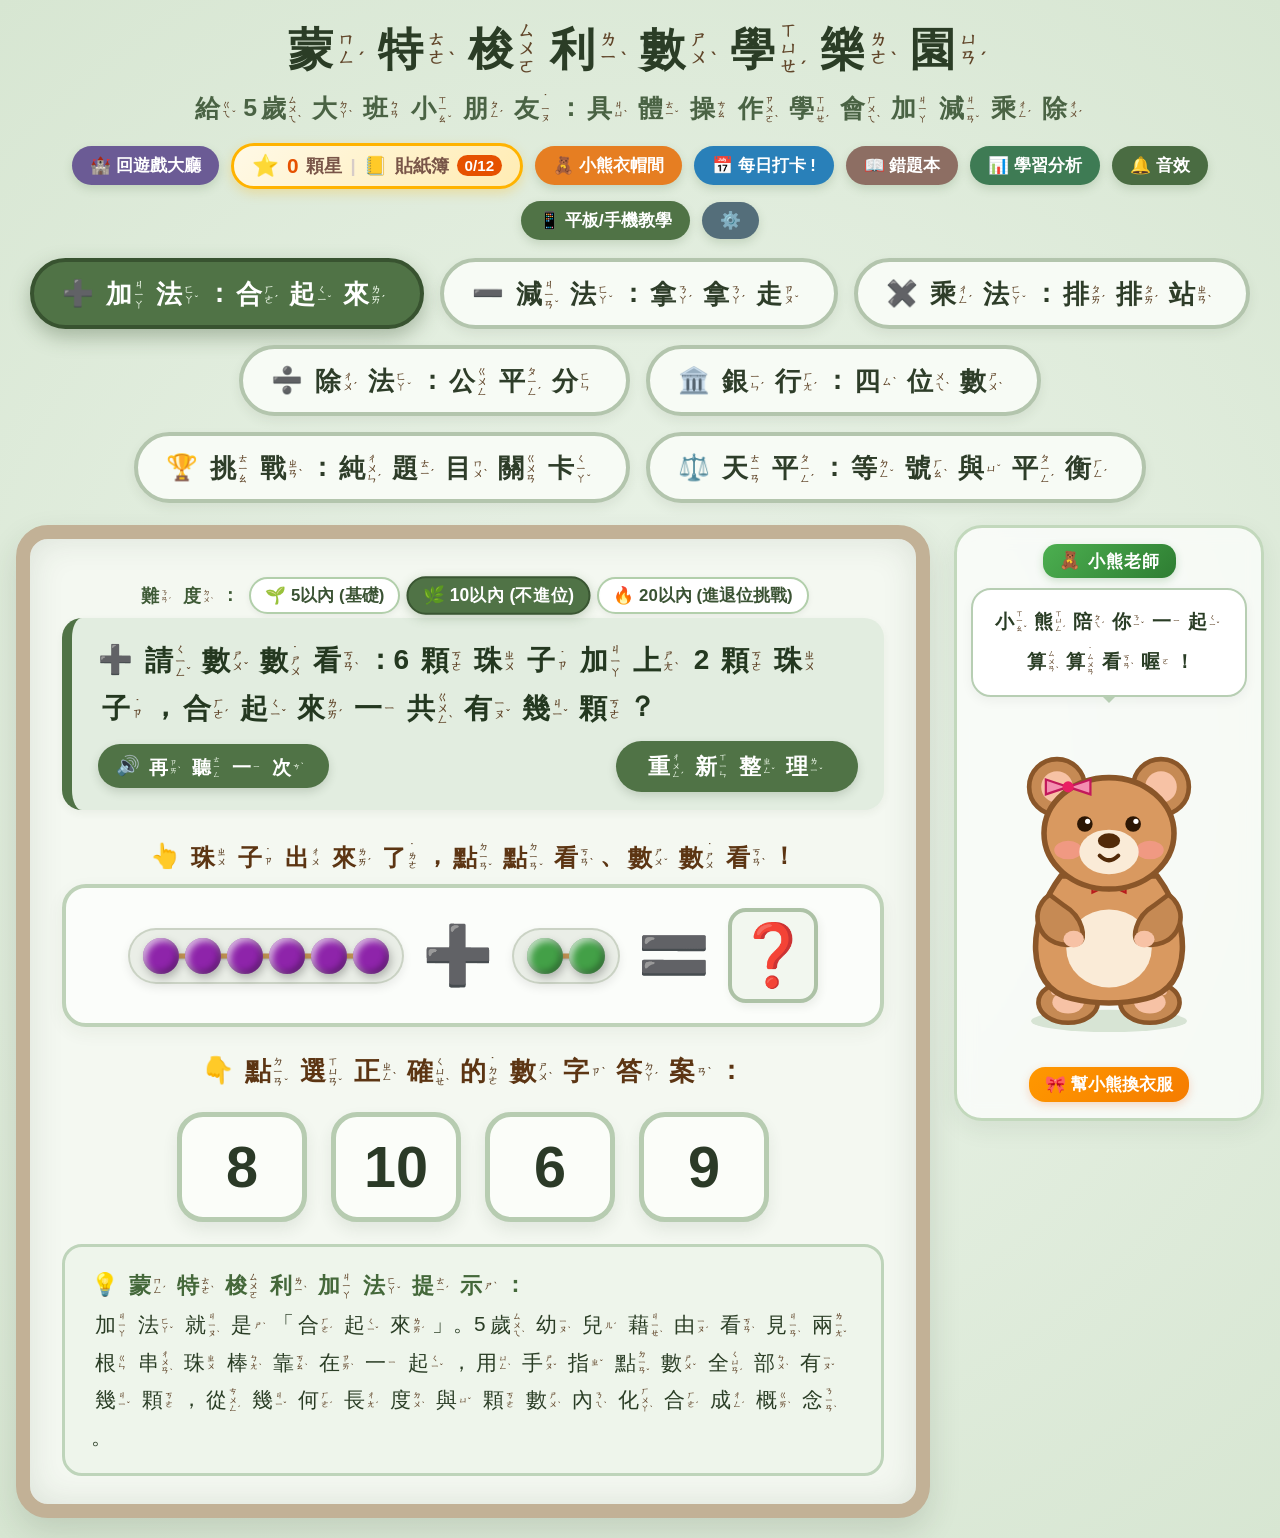
<file: montessori_math_game.html>
<!DOCTYPE html>
<html lang="zh-TW">
<head>
  <meta charset="UTF-8">
  <meta name="viewport" content="width=device-width, initial-scale=1.0, maximum-scale=1.0, user-scalable=no, viewport-fit=cover">
  <!-- 手機與平板 (iOS / iPadOS / Android) PWA 全螢幕獨立 App 支援 -->
  <meta name="apple-mobile-web-app-capable" content="yes">
  <meta name="apple-mobile-web-app-status-bar-style" content="default">
  <meta name="apple-mobile-web-app-title" content="蒙氏數學樂園">
  <meta name="mobile-web-app-capable" content="yes">
  <meta name="theme-color" content="#edf5eb">
  <!-- 桌面圖標：可愛蒙氏小熊 -->
  <link rel="apple-touch-icon" href="data:image/svg+xml,%3Csvg xmlns='http://www.w3.org/2000/svg' viewBox='0 0 100 100'%3E%3Crect width='100' height='100' rx='22' fill='%23edf5eb'/%3E%3Ccircle cx='24' cy='28' r='14' fill='%23c68a54'/%3E%3Ccircle cx='76' cy='28' r='14' fill='%23c68a54'/%3E%3Ccircle cx='50' cy='56' r='36' fill='%23d99960'/%3E%3Cellipse cx='50' cy='66' rx='16' ry='12' fill='%23faebd7'/%3E%3Cellipse cx='50' cy='60' rx='6' ry='4' fill='%23522a08'/%3E%3Ccircle cx='37' cy='50' r='4' fill='%232d1704'/%3E%3Ccircle cx='63' cy='50' r='4' fill='%232d1704'/%3E%3Cpath d='M 45 68 Q 50 73 55 68' stroke='%23522a08' stroke-width='2' fill='none'/%3E%3C/svg%3E">
  <link rel="icon" href="data:image/svg+xml,%3Csvg xmlns='http://www.w3.org/2000/svg' viewBox='0 0 100 100'%3E%3Ccircle cx='50' cy='50' r='45' fill='%235a7d50'/%3E%3Ctext x='50' y='65' font-size='42' text-anchor='middle' fill='%23ffffff'%3E🌱%3C/text%3E%3C/svg%3E">
  <title>蒙特梭利數感樂園 - 加減乘除大探索</title>
  <style>
    :root {
      /* 經典護眼豆沙綠 / 莫蘭迪自然茶綠色系 (專為幼兒視力保護設計) */
      --bg-gradient-center: #edf5eb;
      --bg-gradient-edge: #d7e6d2;
      --tray-bg: #f3f8f1;
      --tray-border: #b0c2a7;
      --tray-wood-edge: #ab9173;
      --tray-shadow: rgba(45, 65, 40, 0.12);
      --font-main: "PingFang TC", "Microsoft JhengHei", "Noto Sans TC", sans-serif;
      --text-dark: #2e261a;
      --text-green: #2c4427;
      --btn-green: #5a7d50;
      --btn-green-hover: #46663d;
    }

    * {
      box-sizing: border-box;
      margin: 0;
      padding: 0;
      user-select: none;
      -webkit-user-select: none;
    }

    body {
      background: radial-gradient(circle at center, var(--bg-gradient-center) 0%, var(--bg-gradient-edge) 100%);
      font-family: var(--font-main);
      color: var(--text-dark);
      min-height: 100vh;
      display: flex;
      flex-direction: column;
      align-items: center;
      padding: 20px 16px;
      overflow-x: hidden;
    }

    /* =========================================================================
       臺灣教育部國語課本標準注音排版：
       1. 漢字在左，注音符號在漢字右邊。
       2. 輕聲（˙）位於頂端最上方。
       3. 二聲（ˊ）、三聲（ˇ）、四聲（ˋ）位於注音直行右側，對齊最下方韻母！
       ========================================================================= */
    .zy-unit {
      display: inline-flex;
      flex-direction: row;
      align-items: center;
      margin: 0 4px;
      vertical-align: middle;
      line-height: 1.1;
    }

    .zy-char {
      display: inline-block;
      line-height: 1;
    }

    .zy-bopomofo {
      display: inline-flex;
      flex-direction: row;
      align-items: flex-end;
      position: relative;
      margin-left: 2px;
      margin-right: 4px;
      line-height: 1;
      user-select: none;
    }

    .zy-bopomofo.has-neutral {
      padding-top: 0.32em;
    }

    .zy-stem {
      display: inline-flex;
      flex-direction: column;
      align-items: center;
      justify-content: center;
      font-size: 0.38em;
      line-height: 0.95;
      font-weight: 800;
      color: #61462a;
    }

    .zy-sym {
      display: inline-block;
      height: 1.05em;
      line-height: 1.05em;
      text-align: center;
    }

    /* 輕聲（˙）：放置在注音直行頂端最上方 */
    .zy-neutral {
      position: absolute;
      top: -0.15em;
      left: 50%;
      transform: translateX(-50%);
      font-size: 0.42em;
      font-weight: 900;
      color: #61462a;
      line-height: 1;
    }

    /* 二聲(ˊ)、三聲(ˇ)、四聲(ˋ)：放置在注音直行右側，對齊下方韻母 */
    .zy-tone {
      font-size: 0.36em;
      line-height: 1;
      font-weight: 900;
      color: #61462a;
      margin-left: 1px;
      margin-bottom: 0.08em;
      align-self: flex-end;
    }

    header {
      text-align: center;
      margin-bottom: 18px;
    }

    h1 {
      font-size: 2.8rem;
      color: #2b3d26;
      letter-spacing: 3px;
      margin-bottom: 10px;
    }

    .subtitle {
      font-size: 1.55rem;
      color: #4a6344;
      font-weight: bold;
      line-height: 1.8;
    }

    /* 模式導航按鈕 (柔和護眼米綠底色) */
    .nav-tabs {
      display: flex;
      gap: 16px;
      margin-bottom: 22px;
      flex-wrap: wrap;
      justify-content: center;
    }

    .tab-btn {
      background: #f7fbf5;
      border: 4px solid #b3c5ad;
      padding: 14px 28px;
      border-radius: 40px;
      font-size: 1.6rem;
      font-weight: 900;
      color: #2e3d29;
      cursor: pointer;
      transition: all 0.2s ease;
      box-shadow: 0 5px 12px rgba(45,65,40,0.08);
      display: flex;
      align-items: center;
      gap: 8px;
    }

    .tab-btn:hover {
      background: #eaf3e6;
      transform: translateY(-3px) scale(1.03);
    }

    .tab-btn.active {
      background: #507346;
      color: #ffffff;
      border-color: #385330;
      box-shadow: 0 8px 20px rgba(56, 83, 48, 0.35);
    }
    .tab-btn.active .zy-stem,
    .tab-btn.active .zy-neutral,
    .tab-btn.active .zy-tone {
      color: #eaf5e6;
    }

    /* 教室主工作區：桌子（木托盤）與旁邊站著的小熊老師 */
    .classroom-work-area {
      display: flex;
      justify-content: center;
      align-items: flex-start;
      gap: 24px;
      width: 100%;
      max-width: 1360px;
      margin: 0 auto;
      position: relative;
    }

    /* 主遊戲操作木托盤 (學童工作桌：溫潤橡木邊框 + 舒視茶綠托盤底，100% 寬敞無壓迫) */
    .main-stage {
      background: #f4f8f1;
      border: 14px solid #c2b196;
      border-radius: 32px;
      box-shadow: inset 0 0 35px var(--tray-shadow), 0 14px 32px rgba(40,60,35,0.14);
      flex: 1 1 1000px;
      max-width: 1040px;
      min-width: 0;
      min-height: 560px;
      padding: 28px 32px;
      display: flex;
      flex-direction: column;
      position: relative;
    }

    /* 小熊老師專屬講台與陪伴站 (站在木托盤桌子旁邊，完全離開木托盤) */
    .teacher-bear-station {
      width: 310px;
      flex-shrink: 0;
      display: flex;
      flex-direction: column;
      align-items: center;
      position: sticky;
      top: 20px;
      background: rgba(255, 255, 255, 0.72);
      backdrop-filter: blur(10px);
      -webkit-backdrop-filter: blur(10px);
      border: 3px solid #c2d8bc;
      border-radius: 28px;
      padding: 16px 14px;
      box-shadow: 0 8px 24px rgba(40,65,35,0.08);
      transition: all 0.2s ease;
    }

    /* 小老師標籤名牌 */
    .teacher-badge {
      background: linear-gradient(135deg, #4caf50, #2e7d32);
      color: #ffffff;
      font-size: 1.08rem;
      font-weight: 900;
      padding: 5px 16px;
      border-radius: 14px;
      box-shadow: 0 3px 8px rgba(46,125,50,0.22);
      margin-bottom: 10px;
      display: inline-flex;
      align-items: center;
      gap: 6px;
      letter-spacing: 1px;
    }

    /* 小老師說話氣泡（自然換行、充裕注音行距、朝向桌子/學生） */
    .teacher-speech-bubble {
      width: 100%;
      min-height: 56px;
      font-size: 1.18rem;
      font-weight: bold;
      color: #2a3d25;
      background: #ffffff;
      border: 2px solid #b7ceb3;
      border-radius: 20px;
      padding: 12px 14px;
      line-height: 2.15;
      text-align: center;
      position: relative;
      margin-bottom: 12px;
      box-shadow: 0 4px 12px rgba(0,0,0,0.05);
      display: block;
      word-break: break-word;
      overflow-wrap: break-word;
      white-space: normal;
    }

    .teacher-speech-bubble .zy-unit {
      display: inline-flex;
      margin: 2px 2px;
      vertical-align: baseline;
    }

    .teacher-speech-bubble::after {
      content: "";
      position: absolute;
      bottom: -8px;
      left: 50%;
      transform: translateX(-50%);
      border-width: 8px 8px 0;
      border-style: solid;
      border-color: #b7ceb3 transparent transparent transparent;
      display: block;
      width: 0;
    }

    .mascot-figure-box {
      width: 270px;
      height: 350px;
      min-height: 9.2cm;
      display: flex;
      align-items: center;
      justify-content: center;
      position: relative;
      cursor: pointer;
    }

    .mascot-svg {
      width: 260px;
      height: 335px;
      max-height: 9.8cm;
      transition: transform 0.2s cubic-bezier(0.175, 0.885, 0.32, 1.275);
    }

    .mascot-dress-btn {
      background: linear-gradient(135deg, #ff9800, #f57c00);
      border: none;
      color: #ffffff;
      font-size: 1.05rem;
      font-weight: 900;
      border-radius: 16px;
      padding: 6px 16px;
      cursor: pointer;
      box-shadow: 0 3px 10px rgba(230,81,0,0.22);
      transition: all 0.15s ease;
      display: inline-flex;
      align-items: center;
      gap: 5px;
      margin-top: 8px;
    }
    .mascot-dress-btn:hover {
      transform: translateY(-2px);
      box-shadow: 0 5px 14px rgba(230,81,0,0.32);
    }

    /* 待機浮動呼吸動畫 */
    .mascot-box.state-idle .mascot-svg {
      animation: mascotBreathe 3s ease-in-out infinite;
    }
    @keyframes mascotBreathe {
      0%, 100% { transform: translateY(0); }
      50% { transform: translateY(-7px); }
    }

    /* 答對時：小動物開心大跳特跳！跳跳跳！ */
    .mascot-box.state-happy .mascot-svg {
      animation: mascotJumpJoy 0.45s cubic-bezier(0.28, 0.84, 0.42, 1) infinite alternate;
    }
    @keyframes mascotJumpJoy {
      0% { transform: translateY(0) scale(1, 1) rotate(0deg); }
      50% { transform: translateY(-28px) scale(1.15, 0.9) rotate(-8deg); }
      100% { transform: translateY(-38px) scale(1.05, 1.15) rotate(8deg); }
    }

    /* 答錯時：小動物全身抽泣哭哭 */
    .mascot-box.state-sad .mascot-svg {
      animation: mascotCrySob 0.5s ease-in-out infinite;
    }
    @keyframes mascotCrySob {
      0%, 100% { transform: translateY(0) scale(1); }
      30% { transform: translateY(5px) scale(0.95, 1.05) rotate(-4deg); }
      70% { transform: translateY(3px) scale(0.97, 1.02) rotate(4deg); }
    }

    /* 眼淚滴落動畫 (答錯專用) */
    .tear-drop {
      display: none;
      animation: tearFalling 0.75s ease-in infinite;
    }
    .mascot-box.state-sad .tear-drop {
      display: block;
    }
    @keyframes tearFalling {
      0% { opacity: 0; transform: translateY(-5px) scale(0.5); }
      30% { opacity: 1; transform: translateY(5px) scale(1); }
      85% { opacity: 1; transform: translateY(22px) scale(1.3); }
      100% { opacity: 0; transform: translateY(30px) scale(0.6); }
    }

    /* 頂部引導提示列 (柔和茶綠) */
    .instruction-bar {
      background: #e2ede0;
      border-radius: 20px;
      padding: 18px 26px;
      font-size: 1.75rem;
      font-weight: bold;
      color: #243820;
      display: flex;
      align-items: center;
      justify-content: space-between;
      margin-bottom: 24px;
      border-left: 10px solid #507346;
      box-shadow: 0 3px 8px rgba(45,65,40,0.06);
      line-height: 1.7;
    }

    .action-btn {
      background: #507346;
      color: #ffffff;
      border: none;
      padding: 12px 28px;
      border-radius: 30px;
      font-size: 1.35rem;
      font-weight: bold;
      cursor: pointer;
      transition: 0.15s ease;
      box-shadow: 0 4px 10px rgba(45,65,40,0.18);
      white-space: nowrap;
    }
    .action-btn:hover {
      background: #3e5a36;
      transform: scale(1.05);
    }
    /* 🔊 再聽一次（#54 S1）：窄版面（<=1240px）排在題目文字前面（🔊 → 文字 → 重新整理）；寬版面（>=1241px）見下方 media，題目自己一列、🔊 排到下一列。最小 44×44 */
    .speak-btn {
      min-width: 44px;
      min-height: 44px;
      padding: 8px 18px;
      font-size: 1.2rem;
      flex-shrink: 0;
    }
    /* 寬版面（>=1241px，跟下面的桌機版面切換點一致）：題目自己一列、🔊 與重新整理排到下一列，題目文字才不會被兩顆按鈕擠窄 */
    @media (min-width: 1241px) {
      .instruction-bar { flex-wrap: wrap; gap: 10px 14px; }
      #instructionText { flex: 1 1 100%; order: -1; }
    }
    .action-btn .zy-stem,
    .action-btn .zy-neutral,
    .action-btn .zy-tone {
      color: #eaf5e6;
    }

    /* 蒙特梭利特大串珠 (36px 直徑，超大好數、顆粒分明) */
    .bead {
      width: 36px;
      height: 36px;
      border-radius: 50%;
      display: inline-block;
      position: relative;
      box-shadow: 2px 4px 8px rgba(0,0,0,0.25), inset -3px -3px 6px rgba(0,0,0,0.32), inset 3px 3px 7px rgba(255,255,255,0.7);
      transition: transform 0.12s ease, opacity 0.2s ease;
    }

    /* 蒙氏標準色系 */
    .bead-1 { background: #e53935; }
    .bead-2 { background: #43a047; }
    .bead-3 { background: #f06292; }
    .bead-4 { background: #fbc02d; }
    .bead-5 { background: #29b6f6; }
    .bead-6 { background: #8e24aa; }
    .bead-7 { background: #f5f5f5; border: 2px solid #b0bec5; }
    .bead-8 { background: #795548; }
    .bead-9 { background: #1e88e5; }
    .bead-10 { background: radial-gradient(circle at 35% 35%, #fff176, #fbc02d 65%, #c47c00 100%); }

    /* 串珠棒 */
    .bead-bar {
      display: inline-flex;
      align-items: center;
      background: rgba(185, 195, 175, 0.25);
      padding: 8px 10px;
      border-radius: 30px;
      position: relative;
      border: 2px solid rgba(150, 165, 140, 0.38);
      box-shadow: 0 4px 10px rgba(0,0,0,0.08);
    }

    .bead-bar::before {
      content: "";
      position: absolute;
      top: 50%;
      left: 14px;
      right: 14px;
      height: 5px;
      background: #cd9b58;
      transform: translateY(-50%);
      z-index: 0;
      box-shadow: 0 1px 2px rgba(0,0,0,0.2);
    }

    .bead-bar .bead {
      z-index: 1;
      margin: 0 3px;
    }

    .bead.clickable {
      cursor: pointer;
    }
    .bead.clickable:hover {
      transform: scale(1.22);
    }

    .bead.removed {
      opacity: 0.22;
      filter: grayscale(85%);
      transform: scale(0.85);
    }

    /* 算式展示區 (柔和米白綠底，告別純白強眩光) */
    .math-formula-box {
      background: #fbfdfa;
      border: 4px solid #bed2b8;
      border-radius: 24px;
      padding: 20px 32px;
      display: flex;
      align-items: center;
      justify-content: center;
      gap: 28px;
      margin: 12px auto 26px auto;
      box-shadow: 0 6px 18px rgba(45,65,40,0.06);
      max-width: 880px;
      width: 100%;
    }

    .math-symbol {
      font-size: 3.6rem;
      font-weight: 900;
      color: #3b5932;
    }

    .number-card {
      background: #f2f7ef;
      border: 4px solid #adc2a6;
      border-radius: 18px;
      min-width: 90px;
      height: 95px;
      display: flex;
      align-items: center;
      justify-content: center;
      font-size: 3.8rem;
      font-weight: 900;
      color: #2b3a27;
      box-shadow: 2px 4px 8px rgba(45,65,40,0.08);
    }

    /* 答題選項區 (柔和護眼按鈕) */
    .choice-area {
      display: flex;
      gap: 24px;
      justify-content: center;
      margin-top: 24px;
      flex-wrap: wrap;
    }

    .choice-btn {
      background: #fbfdf9;
      border: 5px solid #b7ccb1;
      border-radius: 26px;
      width: 130px;
      height: 110px;
      font-size: 3.6rem;
      font-weight: 900;
      color: #2b3a27;
      cursor: pointer;
      transition: all 0.15s ease;
      box-shadow: 0 8px 16px rgba(45,65,40,0.09);
      display: flex;
      align-items: center;
      justify-content: center;
    }

    .choice-btn:hover {
      background: #e6f1e2;
      border-color: #507346;
      transform: translateY(-5px) scale(1.08);
      box-shadow: 0 10px 22px rgba(50,80,45,0.18);
    }

    /* 乘法專用：串珠柱陣列展示區 */
    .multi-array-shelf {
      display: flex;
      flex-direction: column;
      gap: 14px;
      align-items: center;
      background: #eaf3e7;
      border: 4px dashed #b9ccb3;
      border-radius: 24px;
      padding: 24px;
      margin: 10px auto;
      max-width: 780px;
      width: 100%;
    }

    /* 除法專用：小動物分果果木盤 */
    .division-stage {
      display: flex;
      gap: 30px;
      justify-content: center;
      align-items: flex-start;
      margin-top: 18px;
      flex-wrap: wrap;
    }

    .division-plate {
      background: #fbfdfa;
      border: 5px solid #b8ccb2;
      border-radius: 26px;
      width: 290px;
      min-height: 220px;
      padding: 18px;
      display: flex;
      flex-direction: column;
      align-items: center;
      box-shadow: inset 0 0 16px rgba(45,65,40,0.05);
    }

    .plate-avatar {
      font-size: 3.8rem;
      margin-bottom: 8px;
    }

    .plate-title {
      font-size: 1.55rem;
      font-weight: bold;
      color: #31472c;
      margin-bottom: 14px;
      line-height: 1.7;
    }

    .plate-beads-container {
      display: flex;
      flex-wrap: wrap;
      gap: 10px;
      justify-content: center;
      min-height: 80px;
    }

    /* 彈窗半透明背景遮罩 */
    .modal-overlay {
      display: none;
      position: fixed;
      top: 0;
      left: 0;
      width: 100vw;
      height: 100vh;
      background: rgba(30, 45, 25, 0.45);
      backdrop-filter: blur(3px);
      z-index: 99;
    }

    /* 彈窗右上角特大關閉按鈕 */
    .modal-close-btn {
      position: absolute;
      top: 14px;
      right: 18px;
      background: #eaf3e7;
      border: 3px solid #b7ccb1;
      color: #2b3a27;
      border-radius: 50%;
      width: 54px;
      height: 54px;
      font-size: 2.2rem;
      font-weight: 900;
      display: flex;
      align-items: center;
      justify-content: center;
      cursor: pointer;
      transition: all 0.15s ease;
      box-shadow: 0 3px 8px rgba(45,65,40,0.12);
      line-height: 1;
      padding: 0;
    }
    .modal-close-btn:hover {
      background: #d6e8d2;
      border-color: #507346;
      transform: scale(1.12);
    }

    
    /* 跨裝置遊玩教學彈窗 */
    .device-modal {
      display: none;
      position: absolute;
      top: 50%;
      left: 50%;
      transform: translate(-50%, -50%);
      background: #fbfdf9;
      border: 8px solid #a8c49e;
      padding: 32px 28px;
      border-radius: 32px;
      box-shadow: 0 20px 50px rgba(35,55,30,0.32);
      z-index: 100;
      max-width: 680px;
      width: 92%;
      max-height: 88vh;
      overflow-y: auto;
      text-align: left;
    }
    .device-modal h2 {
      font-size: 2rem;
      color: #2b4522;
      margin-top: 0;
      margin-bottom: 16px;
      display: flex;
      align-items: center;
      gap: 10px;
    }
    .device-card {
      background: #f0f7ee;
      border: 2px solid #b8d4b2;
      border-radius: 18px;
      padding: 16px 20px;
      margin-bottom: 16px;
    }
    .device-card h3 {
      margin-top: 0;
      margin-bottom: 8px;
      font-size: 1.35rem;
      color: #38592d;
    }
    .device-card p, .device-card ol {
      margin: 0;
      font-size: 1.12rem;
      line-height: 1.7;
      color: #2c3a27;
      padding-left: 20px;
    }

    /* 答對彈窗卡片 (柔和護眼象牙青) */
    .success-badge {
      display: none;
      position: absolute;
      top: 50%;
      left: 50%;
      transform: translate(-50%, -50%);
      background: rgba(248, 253, 246, 0.99);
      border: 7px solid #739d67;
      padding: 34px 50px;
      border-radius: 32px;
      text-align: center;
      box-shadow: 0 18px 45px rgba(35,55,30,0.28);
      z-index: 100;
      animation: popIn 0.3s cubic-bezier(0.175, 0.885, 0.32, 1.275);
    }

    @keyframes popIn {
      from { transform: translate(-50%, -50%) scale(0.7); opacity: 0; }
      to { transform: translate(-50%, -50%) scale(1); opacity: 1; }
    }

    .success-badge h2 {
      color: #314b28;
      font-size: 2.7rem;
      margin-bottom: 14px;
      line-height: 1.7;
    }

    .success-badge p {
      font-size: 1.8rem;
      color: #263820;
      margin-bottom: 26px;
      line-height: 1.8;
    }

    /* 教學原理說明卡 (大字版・舒視草綠底) */
    .pedagogy-tip {
      margin-top: 22px;
      background: #eef5eb;
      border: 3px solid #bed4ba;
      border-radius: 20px;
      padding: 18px 26px;
      font-size: 1.3rem;
      color: #2a3d25;
      line-height: 1.8;
      max-width: 1040px;
      width: 100%;
    }

    .pedagogy-tip strong {
      color: #44683a;
      font-size: 1.4rem;
    }
  
    /* =========================================================================
       行動裝置與平板 (iPad / iPhone / Android) 觸控與排版全面適配
       ========================================================================= */
    html, body {
      touch-action: manipulation; /* 徹底禁止雙擊誤放大，但保留流暢單指點擊 */
      -webkit-tap-highlight-color: transparent;
      overscroll-behavior-y: none; /* 防止手機下拉時出現橡皮筋晃動或刷新中斷遊玩 */
    }

    /* 手機與小型平板自適應縮放 (RWD) */
    @media (max-width: 768px) {
      body {
        padding: 12px 8px;
        padding-top: max(12px, env(safe-area-inset-top));
        padding-bottom: max(12px, env(safe-area-inset-bottom));
      }

      h1 {
        font-size: 2.1rem;
        letter-spacing: 1px;
        margin-bottom: 6px;
      }

      .subtitle {
        font-size: 1.25rem;
        line-height: 1.5;
      }

      .nav-tabs {
        gap: 8px;
        margin-bottom: 14px;
      }

      .tab-btn {
        padding: 10px 16px;
        font-size: 1.3rem;
        border-radius: 30px;
        border-width: 3px;
      }

      .main-stage {
        padding: 16px 12px;
        border-width: 8px;
        border-radius: 22px;
        min-height: auto;
      }

      .instruction-bar {
        padding: 12px 16px;
        font-size: 1.35rem;
        border-left-width: 6px;
        margin-bottom: 16px;
        flex-direction: column;
        gap: 10px;
        text-align: center;
      }

      .action-btn {
        padding: 8px 20px;
        font-size: 1.2rem;
      }

      .classroom-work-area {
        flex-direction: column-reverse;
        align-items: center;
        gap: 16px;
      }

      .teacher-bear-station {
        width: 100%;
        max-width: 600px;
        position: static;
        padding: 14px 16px;
      }

      .teacher-speech-bubble {
        font-size: 1.15rem;
        line-height: 2.1;
      }

      .mascot-figure-box {
        width: 200px;
        height: 230px;
        min-height: 190px;
      }

      .mascot-svg {
        width: 190px;
        height: 220px;
      }

      .math-formula-box {
        padding: 14px 12px;
        gap: 12px;
        margin-bottom: 16px;
        flex-wrap: wrap;
      }

      .math-symbol {
        font-size: 2.6rem;
      }

      .number-card {
        min-width: 70px;
        height: 75px;
        font-size: 2.8rem;
        border-width: 3px;
      }

      .choice-area {
        gap: 12px;
        margin-top: 16px;
      }

      .choice-btn {
        width: calc(min(115px, 21vw));
        height: calc(min(95px, 18vw));
        font-size: calc(min(3.2rem, 9.5vw));
        border-width: 4px;
      }

      .bead {
        width: calc(min(32px, 6.8vw));
        height: calc(min(32px, 6.8vw));
      }

      .division-stage {
        gap: 14px;
      }

      .division-plate {
        width: 100%;
        max-width: 320px;
        min-height: 180px;
      }

      .success-badge {
        padding: 24px 18px;
        width: 92%;
        border-width: 5px;
      }

      .success-badge h2 {
        font-size: 2.1rem;
      }

      .success-badge p {
        font-size: 1.45rem;
      }
    }

  
    
    
    /* ===== 🏛️ 蒙特梭利金色串珠大銀行 (小一4位數大挑戰) 樣式 ===== */
    .bank-subnav {
      display: flex;
      justify-content: center;
      gap: 14px;
      margin-bottom: 16px;
      flex-wrap: wrap;
    }

    .bank-subnav-btn {
      background: #ffffff;
      border: 3px solid #8d6e63;
      color: #5d4037;
      font-size: 1.25rem;
      font-weight: 900;
      padding: 8px 22px;
      border-radius: 25px;
      cursor: pointer;
      transition: all 0.2s ease;
      box-shadow: 0 4px 10px rgba(0,0,0,0.08);
      -webkit-tap-highlight-color: transparent;
    }

    .bank-subnav-btn.active {
      background: #8d6e63;
      color: #ffffff;
      box-shadow: 0 4px 14px rgba(141, 110, 99, 0.4);
      transform: scale(1.05);
    }

    .bank-board {
      display: grid;
      grid-template-columns: repeat(4, 1fr);
      gap: 12px;
      background: #faf6ee;
      border: 4px solid #ab9173;
      border-radius: 24px;
      padding: 16px 12px;
      box-shadow: inset 0 3px 10px rgba(0,0,0,0.06);
      margin-bottom: 18px;
    }

    @media (max-width: 600px) {
      .bank-board {
        grid-template-columns: repeat(2, 1fr);
        gap: 10px;
      }
    }

    .bank-column {
      background: #ffffff;
      border-radius: 18px;
      border: 3px solid #d7ccc8;
      padding: 10px 8px;
      display: flex;
      flex-direction: column;
      align-items: center;
      box-shadow: 0 2px 8px rgba(0,0,0,0.04);
    }

    .bank-col-header {
      width: 100%;
      text-align: center;
      padding: 5px 0;
      border-radius: 12px;
      font-size: 1.25rem;
      font-weight: 900;
      color: #ffffff;
      margin-bottom: 10px;
    }

    .col-thousand .bank-col-header { background: #2e7d32; } /* 綠色 千位 */
    .col-hundred .bank-col-header  { background: #c62828; } /* 紅色 百位 */
    .col-ten .bank-col-header      { background: #1565c0; } /* 藍色 十位 */
    .col-unit .bank-col-header     { background: #43a047; } /* 綠色 個位 */

    .col-thousand { border-color: #a5d6a7; }
    .col-hundred  { border-color: #ef9a9a; }
    .col-ten      { border-color: #90caf9; }
    .col-unit     { border-color: #a5d6a7; }

    .bank-item-group {
      display: flex;
      flex-wrap: wrap;
      justify-content: center;
      align-items: center;
      gap: 5px;
      min-height: 48px;
      padding: 4px;
      width: 100%;
    }

    .bank-op-divider {
      font-size: 1.6rem;
      font-weight: 900;
      color: #8d6e63;
      margin: 4px 0;
    }

    .montessori-brick {
      font-size: 1.9rem;
      line-height: 1;
      cursor: pointer;
      user-select: none;
      transition: transform 0.18s;
      display: inline-block;
    }

    .montessori-brick:active {
      transform: scale(1.35);
    }

    .montessori-brick.removed {
      opacity: 0.25;
      filter: grayscale(80%);
    }

    .col-digit-result {
      margin-top: 10px;
      width: 48px;
      height: 48px;
      background: #f5f5f5;
      border: 3px dashed #b0bec5;
      border-radius: 12px;
      display: flex;
      align-items: center;
      justify-content: center;
      font-size: 1.8rem;
      font-weight: 900;
      color: #37474f;
    }

    .col-digit-result.revealed {
      background: #fff9c4;
      border-color: #fbc02d;
      border-style: solid;
      color: #e65100;
      animation: popBounce 0.35s ease-out;
    }

    .big-formula-display {
      text-align: center;
      font-size: 2.5rem;
      font-weight: 900;
      color: #4e342e;
      margin-bottom: 12px;
      letter-spacing: 2px;
    }

    .big-formula-display span.op {
      color: #d84315;
      margin: 0 10px;
    }

    /* ===== 升級功能新樣式 ===== */

    /* 語音按鈕 */
    /* 語音按鈕已依需求完全移除 */

    /* 難度切換列 */
    .difficulty-bar {
      display: flex;
      justify-content: center;
      align-items: center;
      gap: 10px;
      margin: 10px 0 4px;
      flex-wrap: wrap;
    }
    .diff-label {
      font-size: 1.1rem;
      font-weight: bold;
      color: #3e5a36;
    }
    .diff-btn {
      background: #ffffff;
      border: 2px solid #b2cfab;
      color: #3b5334;
      font-size: 1.05rem;
      font-weight: bold;
      padding: 5px 14px;
      border-radius: 20px;
      cursor: pointer;
      transition: all 0.2s;
      box-shadow: 0 2px 6px rgba(0,0,0,0.06);
    }
    .diff-btn.active {
      background: #507346;
      color: #ffffff;
      border-color: #3a5632;
      box-shadow: 0 3px 10px rgba(80,115,70,0.3);
      transform: scale(1.04);
    }

    /* 觸摸點珠跳出浮動數字氣泡 */
    .bead-count-bubble {
      position: absolute;
      top: -30px;
      left: 50%;
      transform: translateX(-50%);
      background: #ff9800;
      color: #ffffff;
      font-size: 1.15rem;
      font-weight: 900;
      width: 28px;
      height: 28px;
      border-radius: 50%;
      display: flex;
      align-items: center;
      justify-content: center;
      box-shadow: 0 2px 8px rgba(0,0,0,0.25);
      pointer-events: none;
      animation: bubbleRise 0.75s ease-out forwards;
      z-index: 100;
    }
    .bead-count-bubble.repeat { background: #ffe0b2; color: #5c3513; }
    /* #54 S2：數過的珠子淡淡的外框；變淡的珠子點了只搖一下，不計數 */
    .bead.counted, .montessori-brick.counted { outline: 2px solid rgba(255,152,0,0.55); outline-offset: 1px; border-radius: 50%; }
    .bead-nope { animation: beadNope 0.4s ease-in-out; }
    @keyframes beadNope {
      0%, 100% { translate: 0 0; }
      25% { translate: -4px 0; }
      75% { translate: 4px 0; }
    }
    /* #54 S2：先聽題再拿教具。visibility 保留版面（念完時版面不跳） */
    .aid-gated { visibility: hidden; }
    .aid-wait { text-align: center; font-size: 1.5rem; font-weight: bold; color: #5c3513; margin: 6px 0 10px; }
    .aid-reveal { animation: aidReveal 0.3s ease-out; }
    /* #54 S3：除法的籃子。籃子裡的珠子由 JS 一顆顆搬進盤子；搬過去的珠子跳一下（只用 CSS，沒有計時器） */
    .div-basket { display: block; width: calc(100% - 24px); max-width: 380px; margin: 4px auto 0; padding: 12px 16px 8px; background: #f3dfb4; border: 5px solid #b5833b; border-radius: 14px 14px 44px 44px; font: inherit; color: #5c3513; cursor: pointer; box-shadow: 0 4px 10px rgba(0,0,0,0.12); }
    .div-basket:disabled { cursor: default; background: #ece3cc; border-color: #c9b98f; }
    .div-basket-beads { display: flex; flex-wrap: wrap; gap: 8px; justify-content: center; align-content: flex-start; pointer-events: none; }
    .div-basket-label { display: block; min-height: 2.4rem; margin-top: 6px; font-size: 1.4rem; font-weight: bold; line-height: 1.8; }
    .bead-dealt { animation: beadDealt 0.3s ease-out; }
    @keyframes beadDealt { 0% { transform: scale(1.5); } 100% { transform: scale(1); } }
    @keyframes aidReveal { from { opacity: 0; } to { opacity: 1; } }
    .speak-btn.speak-hint { animation: speakHint 0.8s ease-in-out 3; }
    @keyframes speakHint { 0%, 100% { transform: scale(1); } 50% { transform: scale(1.18); } }
    @media (prefers-reduced-motion: reduce) {
      .aid-reveal, .speak-btn.speak-hint, .bead-nope, .bead-dealt { animation: none; }
    }
    @keyframes bubbleRise {
      0% { opacity: 0; transform: translateX(-50%) translateY(10px) scale(0.6); }
      30% { opacity: 1; transform: translateX(-50%) translateY(0px) scale(1.2); }
      100% { opacity: 0; transform: translateX(-50%) translateY(-22px) scale(1); }
    }

    /* 貼紙簿創意貼貼樂畫板 */
    .sticker-playboard-box {
      margin-top: 18px;
      background: #fff8e7;
      border: 3px dashed #d7ccc8;
      border-radius: 20px;
      padding: 14px 12px;
      text-align: center;
    }
    .playboard-title {
      font-size: 1.18rem;
      font-weight: bold;
      color: #5d4037;
      margin-bottom: 10px;
    }
    .playboard-canvas {
      background: #ffffff;
      border: 2px solid #e0d6c8;
      border-radius: 16px;
      min-height: 90px;
      padding: 10px;
      display: flex;
      flex-wrap: wrap;
      gap: 10px;
      align-items: center;
      justify-content: center;
      margin-bottom: 10px;
    }
    .stamped-sticker {
      font-size: 2.5rem;
      line-height: 1;
      cursor: pointer;
      user-select: none;
      transition: transform 0.2s;
      animation: popBounce 0.35s ease-out;
    }
    .stamped-sticker:active {
      transform: scale(1.3) rotate(15deg);
    }
    .playboard-empty-hint {
      color: #a1887f;
      font-size: 1.05rem;
      font-weight: bold;
    }

    /* 彩帶紙花全螢幕畫布 */
    #confettiCanvas {
      position: fixed;
      top: 0;
      left: 0;
      width: 100%;
      height: 100%;
      pointer-events: none;
      z-index: 3000;
      display: none;
    }

    /* ===== 貼紙獎勵系統與收集簿樣式 ===== */
    .header-action-row {
      display: flex;
      gap: 12px;
      justify-content: center;
      align-items: center;
      flex-wrap: wrap;
      margin-top: 12px;
    }

    .reward-capsule-btn {
      background: linear-gradient(135deg, #fff9e6 0%, #ffecb3 100%);
      color: #795548;
      border: 3px solid #ffb300;
      box-shadow: 0 4px 12px rgba(255, 179, 0, 0.28);
      font-size: 1.15rem;
      font-weight: 900;
      padding: 7px 18px;
      border-radius: 28px;
      cursor: pointer;
      display: inline-flex;
      align-items: center;
      gap: 8px;
      transition: all 0.2s ease;
      -webkit-tap-highlight-color: transparent;
    }

    .reward-capsule-btn:active {
      transform: scale(0.95);
    }

    .reward-capsule-btn .star-icon {
      font-size: 1.35rem;
      animation: starTwinkle 2s infinite ease-in-out;
    }

    @keyframes starTwinkle {
      0%, 100% { transform: scale(1) rotate(0deg); }
      50% { transform: scale(1.25) rotate(15deg); }
    }

    .reward-capsule-btn .star-count {
      color: #e65100;
      font-size: 1.3rem;
      font-weight: 900;
    }

    .reward-capsule-btn .btn-divider {
      color: #d7ccc8;
      font-weight: bold;
    }

    .reward-capsule-btn .album-badge {
      background: #e65100;
      color: #ffffff;
      padding: 2px 8px;
      border-radius: 12px;
      font-size: 0.95rem;
      font-weight: 800;
    }

    /* 回遊戲大廳（#27）：是連結不是按鈕，樣式跟其他頂端按鈕一致 */
    a.lobby-link { display: inline-block; text-decoration: none; }

    .device-help-btn {
      background: #507346;
      color: #ffffff;
      border: none;
      font-size: 1.05rem;
      font-weight: bold;
      padding: 8px 18px;
      border-radius: 24px;
      cursor: pointer;
      box-shadow: 0 4px 10px rgba(80, 115, 70, 0.2);
      transition: all 0.2s;
    }

    .device-help-btn:active {
      transform: scale(0.95);
    }

    /* 貼紙收集簿彈窗 */
    .sticker-album-modal {
      display: none;
      position: fixed;
      top: 50%;
      left: 50%;
      transform: translate(-50%, -50%);
      background: #fdfaf2;
      border: 6px solid #8d6e63;
      border-radius: 28px;
      padding: 26px 20px 20px;
      box-shadow: 0 16px 40px rgba(0,0,0,0.35);
      z-index: 2200;
      max-width: 680px;
      width: 94%;
      max-height: 88vh;
      overflow-y: auto;
      text-align: center;
      animation: modalFadeIn 0.25s ease-out;
    }

    .album-title-box {
      margin-bottom: 14px;
    }

    .album-title-box h2 {
      color: #4e342e;
      font-size: 2.1rem;
      margin: 0 0 6px;
    }

    .album-title-box p {
      color: #6d4c41;
      font-size: 1.25rem;
      margin: 0;
      font-weight: bold;
    }

    .sticker-progress-wrap {
      background: #eefeeb;
      border: 2px solid #a5d6a7;
      border-radius: 16px;
      padding: 10px 14px;
      margin-bottom: 18px;
      display: flex;
      align-items: center;
      justify-content: space-around;
      flex-wrap: wrap;
      gap: 8px;
    }

    .sticker-progress-text {
      font-size: 1.15rem;
      font-weight: bold;
      color: #2e7d32;
    }

    .sticker-grid {
      display: grid;
      grid-template-columns: repeat(4, 1fr);
      gap: 12px;
      margin-bottom: 18px;
    }

    @media (max-width: 600px) {
      .sticker-grid {
        grid-template-columns: repeat(3, 1fr);
        gap: 8px;
      }
    }

    @media (max-width: 380px) {
      .sticker-grid {
        grid-template-columns: repeat(2, 1fr);
      }
    }

    .sticker-card {
      background: #ffffff;
      border: 3px solid #d7ccc8;
      border-radius: 18px;
      padding: 10px 4px 8px;
      display: flex;
      flex-direction: column;
      align-items: center;
      justify-content: center;
      transition: all 0.2s ease;
      position: relative;
      user-select: none;
      min-height: 106px;
    }

    .sticker-card.unlocked {
      border-color: #ffb300;
      background: linear-gradient(180deg, #ffffff 0%, #fffde7 100%);
      box-shadow: 0 4px 10px rgba(255, 179, 0, 0.25);
      cursor: pointer;
    }

    .sticker-card.unlocked:active {
      transform: scale(0.94);
    }

    .sticker-card.locked {
      background: #f5f5f5;
      border-color: #e0e0e0;
      opacity: 0.6;
    }

    .sticker-card .sticker-emoji {
      font-size: 2.5rem;
      line-height: 1;
      margin-bottom: 4px;
      transition: transform 0.2s;
    }

    .sticker-card.unlocked:hover .sticker-emoji {
      transform: scale(1.2) rotate(8deg);
    }

    .sticker-card.locked .sticker-emoji {
      filter: grayscale(100%);
      opacity: 0.35;
    }

    .sticker-card .sticker-name {
      margin-top: 2px;
      font-size: 1rem;
      font-weight: bold;
      color: #3e2723;
    }

    .sticker-card.locked .sticker-name {
      color: #9e9e9e;
    }

    .sticker-card .sticker-status-badge {
      margin-top: 4px;
      font-size: 0.78rem;
      font-weight: bold;
      border-radius: 8px;
      padding: 2px 6px;
    }

    .sticker-card.unlocked .sticker-status-badge {
      background: #e8f5e9;
      color: #2e7d32;
    }

    .sticker-card.locked .sticker-status-badge {
      background: #eeeeee;
      color: #757575;
    }

    /* 答對彈窗內的新貼紙解鎖橫幅 */
    .new-sticker-banner {
      background: linear-gradient(135deg, #fff8e1 0%, #ffecb3 100%);
      border: 3px dashed #ffa000;
      border-radius: 20px;
      padding: 14px 12px;
      margin: 14px 0 16px;
      box-shadow: 0 4px 14px rgba(255, 160, 0, 0.3);
      animation: popBounce 0.5s ease-out;
    }

    @keyframes popBounce {
      0% { transform: scale(0.7); opacity: 0; }
      70% { transform: scale(1.06); }
      100% { transform: scale(1); opacity: 1; }
    }

    .new-sticker-banner .ribbon-title {
      font-size: 1.35rem;
      font-weight: 900;
      color: #d84315;
      margin-bottom: 6px;
    }

    .new-sticker-banner .banner-emoji {
      font-size: 3.4rem;
      line-height: 1.1;
      margin: 4px 0;
      animation: starTwinkle 1.5s infinite;
    }

    .new-sticker-banner .banner-sticker-name {
      font-size: 1.25rem;
      font-weight: bold;
      color: #4e342e;
      margin-bottom: 4px;
    }

    .new-sticker-banner .banner-tip {
      font-size: 0.98rem;
      font-weight: bold;
      color: #689f38;
    }

    .star-reward-tip {
      color: #f57f17;
      font-size: 1.2rem;
      font-weight: 900;
      margin: 8px 0;
    }


    /* ==========================================================================
       📖 錯題本回顧 與 📊 學習進度分析 專屬彈窗樣式 (保證頂層置中、永不被遮罩覆蓋)
       ========================================================================== */
    .custom-modal {
      display: none;
      position: fixed !important;
      top: 50% !important;
      left: 50% !important;
      transform: translate(-50%, -50%) !important;
      background: #ffffff !important;
      border-radius: 28px !important;
      box-shadow: 0 24px 70px rgba(0, 0, 0, 0.45), 0 0 0 1px rgba(0,0,0,0.05) !important;
      z-index: 2200 !important;
      width: 92vw !important;
      max-width: 640px !important;
      max-height: 88vh !important;
      overflow: hidden !important;
      box-sizing: border-box !important;
      flex-direction: column !important;
      animation: customModalPop 0.25s cubic-bezier(0.175, 0.885, 0.32, 1.2) !important;
    }

    @keyframes customModalPop {
      from { transform: translate(-50%, -50%) scale(0.85); opacity: 0; }
      to { transform: translate(-50%, -50%) scale(1); opacity: 1; }
    }

    #mistakesModal {
      border: 6px solid #8d6e63 !important;
    }

    #analyticsModal {
      border: 6px solid #2e7d32 !important;
    }

    .modal-header-bar {
      position: relative !important;
      padding: 16px 72px 16px 22px !important;
      display: flex !important;
      justify-content: space-between !important;
      align-items: center !important;
      border-radius: 20px 20px 0 0 !important;
      box-sizing: border-box !important;
      flex-shrink: 0 !important;
    }

    .custom-modal .modal-close-btn {
      top: 10px !important;
      right: 14px !important;
      width: 46px !important;
      height: 46px !important;
      font-size: 1.8rem !important;
      background: rgba(255, 255, 255, 0.9) !important;
      border: 2px solid rgba(0, 0, 0, 0.15) !important;
      color: #3e2723 !important;
      z-index: 10 !important;
    }
    .custom-modal .modal-close-btn:hover {
      background: #ffffff !important;
      transform: scale(1.12) !important;
    }

    .modal-body-scroll {
      flex: 1 1 auto !important;
      max-height: calc(88vh - 145px) !important;
      overflow-y: auto !important;
      -webkit-overflow-scrolling: touch !important;
      padding: 18px 20px !important;
      box-sizing: border-box !important;
      background: #fdfbf7 !important;
    }

    .modal-footer-bar {
      padding: 12px 20px !important;
      border-top: 2px solid #e0d7c6 !important;
      display: flex !important;
      justify-content: space-between !important;
      align-items: center !important;
      background: #faf7f2 !important;
      flex-shrink: 0 !important;
      border-radius: 0 0 20px 20px !important;
    }

    /* 錯題卡片樣式 */
    .mistake-item-card {
      background: #ffffff !important;
      border: 3px solid #e0d7c6 !important;
      border-radius: 20px !important;
      padding: 18px 16px !important;
      margin-bottom: 16px !important;
      box-shadow: 0 4px 12px rgba(0, 0, 0, 0.06) !important;
    }
    .mistake-card-header {
      display: flex !important;
      justify-content: space-between !important;
      align-items: center !important;
      margin-bottom: 10px !important;
    }
    .mistake-mode-tag {
      background: #efebe9 !important;
      color: #5d4037 !important;
      font-weight: 800 !important;
      font-size: 1.15rem !important;
      padding: 4px 12px !important;
      border-radius: 12px !important;
      border: 1px solid #d7ccc8 !important;
    }
    .mistake-time {
      color: #8d6e63 !important;
      font-size: 0.95rem !important;
      font-weight: 600 !important;
    }
    .mistake-question {
      font-size: 1.55rem !important;
      font-weight: 900 !important;
      color: #2b3a27 !important;
      margin-bottom: 12px !important;
      line-height: 1.6 !important;
    }
    .mistake-answers-row {
      display: flex !important;
      gap: 12px !important;
      flex-wrap: wrap !important;
      margin-bottom: 14px !important;
    }
    .ans-badge {
      padding: 8px 14px !important;
      border-radius: 14px !important;
      font-size: 1.2rem !important;
      font-weight: 700 !important;
    }
    .wrong-ans {
      background: #ffebee !important;
      color: #c62828 !important;
      border: 2px solid #ffcdd2 !important;
    }
    .correct-ans {
      background: #e8f5e9 !important;
      color: #2e7d32 !important;
      border: 2px solid #c8e6c9 !important;
    }
    .mistake-card-actions {
      display: flex !important;
      gap: 12px !important;
      justify-content: flex-end !important;
      flex-wrap: wrap !important;
    }
    .mistake-action-btn {
      border: none !important;
      border-radius: 14px !important;
      padding: 9px 18px !important;
      font-size: 1.15rem !important;
      font-weight: 800 !important;
      cursor: pointer !important;
      transition: transform 0.15s, box-shadow 0.15s !important;
    }
    .mistake-action-btn:hover {
      transform: scale(1.04) !important;
    }
    .retry-btn {
      background: #ff9800 !important;
      color: #ffffff !important;
      box-shadow: 0 4px 10px rgba(255, 152, 0, 0.35) !important;
    }
    .master-btn {
      background: #4caf50 !important;
      color: #ffffff !important;
      box-shadow: 0 4px 10px rgba(76, 175, 80, 0.35) !important;
    }

    /* 學習分析戰報小卡樣式 */
    .analytics-summary-card {
      display: grid !important;
      grid-template-columns: repeat(4, 1fr) !important;
      gap: 10px !important;
      margin-bottom: 18px !important;
    }
    @media (max-width: 580px) {
      .analytics-summary-card {
        grid-template-columns: repeat(2, 1fr) !important;
      }
    }
    .summary-metric-box {
      background: #ffffff !important;
      border: 3px solid #e8f0e6 !important;
      border-radius: 18px !important;
      padding: 12px 8px !important;
      text-align: center !important;
      box-shadow: 0 4px 10px rgba(0, 0, 0, 0.04) !important;
    }
    .summary-metric-box.highlight {
      border-color: #a5d6a7 !important;
      background: #f1f8e9 !important;
    }
    .metric-icon {
      font-size: 1.8rem !important;
      margin-bottom: 2px !important;
    }
    .metric-num {
      font-size: 1.65rem !important;
      font-weight: 900 !important;
      color: #2e7d32 !important;
      line-height: 1.2 !important;
    }
    .metric-lbl {
      font-size: 0.95rem !important;
      color: #556b2f !important;
      margin-top: 4px !important;
      font-weight: 700 !important;
    }

    /* 小熊動態鼓勵小卡片 */
    .bear-advice-card {
      display: flex !important;
      gap: 16px !important;
      align-items: center !important;
      background: linear-gradient(135deg, #fff9c4, #fffde7) !important;
      border: 3px solid #ffe082 !important;
      border-radius: 22px !important;
      padding: 16px 20px !important;
      margin-bottom: 20px !important;
      box-shadow: 0 4px 14px rgba(255, 213, 79, 0.3) !important;
    }
    .bear-advice-avatar {
      font-size: 3.2rem !important;
      line-height: 1 !important;
      flex-shrink: 0 !important;
      animation: bearAdviceBounce 2s infinite ease-in-out !important;
    }
    @keyframes bearAdviceBounce {
      0%, 100% { transform: translateY(0); }
      50% { transform: translateY(-7px); }
    }
    .bear-advice-content {
      flex: 1 !important;
    }
    .bear-advice-title {
      font-size: 1.3rem !important;
      font-weight: 900 !important;
      color: #795548 !important;
      margin-bottom: 4px !important;
    }
    .bear-advice-text {
      font-size: 1.15rem !important;
      color: #4e342e !important;
      line-height: 1.55 !important;
      font-weight: 700 !important;
    }

    /* 各單元精熟進度條 */
    .analytics-module-item {
      background: #ffffff !important;
      border: 2px solid #e0d7c6 !important;
      border-radius: 18px !important;
      padding: 14px 18px !important;
      margin-bottom: 12px !important;
      box-shadow: 0 3px 8px rgba(0, 0, 0, 0.04) !important;
    }
    .module-title-row {
      display: flex !important;
      justify-content: space-between !important;
      align-items: center !important;
      margin-bottom: 8px !important;
    }
    .module-name {
      font-size: 1.3rem !important;
      font-weight: 900 !important;
      color: #2e4a23 !important;
    }
    .module-level {
      font-size: 1.1rem !important;
      font-weight: 800 !important;
      color: #e65100 !important;
    }
    .module-bar-track {
      width: 100% !important;
      height: 14px !important;
      background: #e8eaf6 !important;
      border-radius: 7px !important;
      overflow: hidden !important;
      margin-bottom: 6px !important;
    }
    .module-bar-fill {
      height: 100% !important;
      background: linear-gradient(90deg, #66bb6a, #43a047) !important;
      border-radius: 7px !important;
      transition: width 0.5s ease !important;
    }
    .module-stat-sub {
      display: flex !important;
      justify-content: space-between !important;
      font-size: 0.95rem !important;
      color: #757575 !important;
      font-weight: 600 !important;
    }


    /* ==========================================================================
       🏆 純題目挑戰關卡專屬樣式
       ========================================================================== */
    .challenge-stage-box {
      max-width: 780px;
      margin: 0 auto;
      text-align: center;
      padding: 6px;
    }
    .challenge-type-tabs {
      display: flex;
      justify-content: center;
      gap: 8px;
      flex-wrap: wrap;
      margin-bottom: 18px;
    }
    .challenge-tab-btn {
      background: #f0ebe1;
      border: 3px solid #c7b9a5;
      color: #5d4037;
      font-size: 1.15rem;
      font-weight: 800;
      padding: 8px 16px;
      border-radius: 20px;
      cursor: pointer;
      transition: all 0.15s ease;
    }
    .challenge-tab-btn:hover {
      background: #e6dfd3;
      transform: translateY(-2px);
    }
    .challenge-tab-btn.active {
      background: #e65100;
      border-color: #bf360c;
      color: #ffffff;
      box-shadow: 0 4px 12px rgba(230,81,0,0.3);
    }
    .challenge-board-card {
      background: linear-gradient(135deg, #ffffff, #faf6ee);
      border: 6px solid #d7ccc8;
      border-radius: 28px;
      padding: 24px 18px;
      box-shadow: 0 12px 30px rgba(0,0,0,0.08);
      margin-bottom: 18px;
      position: relative;
    }
    .challenge-badge-row {
      display: flex;
      justify-content: center;
      gap: 12px;
      margin-bottom: 14px;
      flex-wrap: wrap;
    }
    .challenge-category-tag {
      background: #e3f2fd;
      color: #1565c0;
      border: 2px solid #bbdefb;
      padding: 6px 16px;
      border-radius: 14px;
      font-size: 1.25rem;
      font-weight: 800;
    }
    .challenge-level-tag {
      background: #fff3e0;
      color: #e65100;
      border: 2px solid #ffe082;
      padding: 6px 16px;
      border-radius: 14px;
      font-size: 1.25rem;
      font-weight: 800;
    }
    .challenge-formula-display {
      font-size: 3.2rem;
      font-weight: 900;
      color: #2e4a23;
      letter-spacing: 2px;
      margin: 16px 0;
      text-shadow: 1px 1px 0 rgba(0,0,0,0.05);
      line-height: 1.4;
      display: flex;
      align-items: center;
      justify-content: center;
      gap: 12px;
      flex-wrap: wrap;
    }
    .challenge-hint-btn {
      background: #fff8e1;
      border: 2px dashed #ffb300;
      color: #b78103;
      border-radius: 14px;
      font-size: 1.15rem;
      font-weight: 800;
      padding: 8px 18px;
      cursor: pointer;
      transition: all 0.15s ease;
      margin-top: 6px;
    }
    .challenge-hint-btn:hover {
      background: #ffecb3;
      transform: scale(1.03);
    }
    .challenge-vertical-hint {
      background: #ffffff;
      border: 3px solid #ffcc80;
      border-radius: 18px;
      padding: 16px 20px;
      margin-top: 14px;
      display: inline-block;
      text-align: right;
      font-family: 'Courier New', Courier, monospace;
      font-size: 1.8rem;
      font-weight: 900;
      color: #3e2723;
      box-shadow: 0 4px 12px rgba(0,0,0,0.06);
    }
    .challenge-vertical-hint table {
      margin: 0 auto;
      border-collapse: collapse;
    }
    .challenge-vertical-hint td {
      padding: 4px 10px;
      text-align: right;
    }
    .challenge-vertical-hint .border-top {
      border-top: 3px solid #5d4037;
    }
    .challenge-vertical-hint .col-header {
      font-size: 1.1rem;
      color: #8d6e63;
      border-bottom: 2px dashed #bcaaa4;
    }


    /* ==========================================================================
       ⚖️ 蒙特梭利數字平衡天平樣式
       ========================================================================== */
    .balance-stage-box {
      max-width: 820px;
      margin: 0 auto;
      text-align: center;
      padding: 6px;
    }
    .balance-equation-card {
      background: linear-gradient(135deg, #ffffff, #faf6ee);
      border: 5px solid #c7b9a5;
      border-radius: 24px;
      padding: 16px 20px;
      margin-bottom: 14px;
      display: inline-flex;
      align-items: center;
      justify-content: center;
      gap: 14px;
      box-shadow: 0 8px 24px rgba(0,0,0,0.06);
      flex-wrap: wrap;
    }
    .balance-eq-part {
      font-size: 2.5rem;
      font-weight: 900;
      color: #2e4a23;
    }
    .balance-eq-unknown {
      background: #fff3e0;
      border: 3px dashed #ff9800;
      border-radius: 14px;
      padding: 2px 14px;
      color: #e65100;
      min-width: 50px;
      display: inline-block;
      transition: all 0.2s ease;
    }
    .balance-scale-wrapper {
      position: relative;
      background: linear-gradient(180deg, #f7f9f6 0%, #eef4ec 100%);
      border: 6px solid #b8cbb4;
      border-radius: 28px;
      padding: 14px 10px 10px;
      box-shadow: 0 12px 32px rgba(45,65,40,0.1);
      margin-bottom: 16px;
      overflow: hidden;
    }
    .balance-scale-wrapper.balanced-glow {
      border-color: #fbc02d;
      box-shadow: 0 0 30px rgba(253, 216, 53, 0.6), 0 12px 32px rgba(45,65,40,0.1);
    }
    .balance-pan-badge {
      font-size: 1.15rem;
      font-weight: 800;
      padding: 4px 12px;
      border-radius: 12px;
      display: inline-block;
      margin-top: 4px;
    }
    .pan-badge-left {
      background: #e8f5e9;
      color: #2e7d32;
      border: 1px solid #c8e6c9;
    }
    .pan-badge-right {
      background: #fff3e0;
      color: #e65100;
      border: 1px solid #ffe0b2;
    }
    .balance-tweak-bar {
      display: flex;
      justify-content: center;
      align-items: center;
      gap: 12px;
      margin-bottom: 16px;
      flex-wrap: wrap;
    }
    .tweak-btn {
      background: #ffffff;
      border: 3px solid #8d6e63;
      color: #4e342e;
      font-size: 1.25rem;
      font-weight: 800;
      padding: 8px 18px;
      border-radius: 16px;
      cursor: pointer;
      transition: all 0.15s ease;
      box-shadow: 0 4px 10px rgba(0,0,0,0.06);
    }
    .tweak-btn:hover {
      background: #efebe9;
      transform: translateY(-2px);
    }
    .tweak-btn.add-btn {
      background: #ff9800;
      border-color: #e65100;
      color: #ffffff;
      box-shadow: 0 4px 12px rgba(255,152,0,0.3);
    }
    .tweak-btn.sub-btn {
      background: #e0e0e0;
      border-color: #9e9e9e;
      color: #424242;
    }
    .tweak-count-pill {
      font-size: 1.6rem;
      font-weight: 900;
      color: #2e7d32;
      background: #ffffff;
      border: 3px solid #a5d6a7;
      border-radius: 18px;
      padding: 6px 18px;
      min-width: 90px;
    }


    /* ==========================================================================
       🧸 小熊換裝衣帽間 與 📅 每日學習打卡月曆 專屬樣式
       ========================================================================== */
    .wardrobe-filter-bar {
      display: flex;
      gap: 8px;
      justify-content: center;
      flex-wrap: wrap;
      margin-bottom: 14px;
    }
    .wardrobe-filter-btn {
      background: #f5f5f5;
      border: 2px solid #ddd;
      border-radius: 14px;
      padding: 6px 14px;
      font-size: 1.05rem;
      font-weight: 800;
      color: #555;
      cursor: pointer;
      transition: all 0.2s;
    }
    .wardrobe-filter-btn.active {
      background: #ff9800;
      border-color: #e65100;
      color: #fff;
      box-shadow: 0 3px 8px rgba(230,81,0,0.25);
    }
    .wardrobe-summary-box {
      background: #fff8e1;
      border: 2px solid #ffe082;
      border-radius: 16px;
      padding: 10px 16px;
      margin-bottom: 14px;
      display: flex;
      align-items: center;
      justify-content: space-between;
      flex-wrap: wrap;
      gap: 10px;
    }
    .wardrobe-equipped-summary {
      font-size: 1.05rem;
      font-weight: 800;
      color: #5d4037;
      display: flex;
      gap: 12px;
      flex-wrap: wrap;
    }
    .wardrobe-tag {
      display: inline-block;
      font-size: 0.8rem;
      font-weight: 800;
      padding: 2px 8px;
      border-radius: 8px;
      margin-bottom: 4px;
    }
    .wardrobe-tag.slot-head { background: #e1f5fe; color: #0277bd; }
    .wardrobe-tag.slot-body { background: #fce4ec; color: #c2185b; }
    .wardrobe-tag.slot-feet { background: #fff3e0; color: #e65100; }

    .wardrobe-grid {
      display: grid;
      grid-template-columns: repeat(auto-fill, minmax(175px, 1fr));
      gap: 14px;
      padding: 6px;
    }
    .wardrobe-card {
      background: #ffffff;
      border: 3px solid #e0d7c6;
      border-radius: 20px;
      padding: 14px 10px;
      text-align: center;
      box-shadow: 0 4px 12px rgba(0,0,0,0.05);
      display: flex;
      flex-direction: column;
      align-items: center;
      position: relative;
      transition: all 0.2s ease;
    }
    .wardrobe-card:hover {
      transform: translateY(-3px);
      box-shadow: 0 8px 18px rgba(0,0,0,0.08);
    }
    .wardrobe-card.equipped {
      border-color: #ff9800;
      background: #fff8e1;
    }
    .wardrobe-icon {
      font-size: 3rem;
      margin-bottom: 6px;
    }
    .wardrobe-title {
      font-size: 1.25rem;
      font-weight: 900;
      color: #3e2723;
      margin-bottom: 4px;
    }
    .wardrobe-desc {
      font-size: 0.92rem;
      color: #795548;
      margin-bottom: 10px;
      line-height: 1.35;
    }
    .wardrobe-action-btn {
      width: 100%;
      border: none;
      border-radius: 12px;
      padding: 7px 12px;
      font-size: 1.05rem;
      font-weight: 800;
      cursor: pointer;
      transition: all 0.15s ease;
    }
    .wardrobe-action-btn.unlock-btn {
      background: #4caf50;
      color: #ffffff;
    }
    .wardrobe-action-btn.equip-btn {
      background: #ff9800;
      color: #ffffff;
    }
    .wardrobe-action-btn.unequip-btn {
      background: #9e9e9e;
      color: #ffffff;
    }
    .wardrobe-action-btn:disabled {
      background: #e0e0e0;
      color: #9e9e9e;
      cursor: not-allowed;
    }

    /* 📅 每日打卡月曆樣式 */
    .checkin-summary-card {
      display: grid;
      grid-template-columns: repeat(3, 1fr);
      gap: 12px;
      background: linear-gradient(135deg, #e3f2fd, #bbdefb);
      border: 3px solid #90caf9;
      border-radius: 20px;
      padding: 14px 16px;
      margin-bottom: 16px;
      text-align: center;
    }
    .checkin-stat-box {
      background: #ffffff;
      border-radius: 14px;
      padding: 10px 6px;
      box-shadow: 0 3px 8px rgba(0,0,0,0.04);
    }
    .checkin-stat-num {
      font-size: 1.6rem;
      font-weight: 900;
      color: #1976d2;
    }
    .checkin-stat-lbl {
      font-size: 0.95rem;
      font-weight: 700;
      color: #455a64;
      margin-top: 2px;
    }
    .calendar-card {
      background: #ffffff;
      border: 3px solid #e0d7c6;
      border-radius: 20px;
      padding: 16px;
      box-shadow: 0 4px 14px rgba(0,0,0,0.05);
      margin-bottom: 16px;
    }
    .calendar-header-title {
      font-size: 1.45rem;
      font-weight: 900;
      color: #2e4a23;
      margin-bottom: 12px;
      text-align: center;
    }
    .calendar-grid {
      display: grid;
      grid-template-columns: repeat(7, 1fr);
      gap: 6px;
    }
    .calendar-day-header {
      font-size: 1.05rem;
      font-weight: 800;
      color: #8d6e63;
      text-align: center;
      padding: 4px 0;
    }
    .calendar-day-cell {
      aspect-ratio: 1;
      border: 2px solid #f0ebe1;
      border-radius: 14px;
      display: flex;
      flex-direction: column;
      align-items: center;
      justify-content: center;
      font-size: 1.15rem;
      font-weight: 800;
      color: #5d4037;
      background: #fcfbfa;
      position: relative;
    }
    .calendar-day-cell.today {
      border: 3px solid #4caf50;
      background: #f1f8e9;
      font-weight: 900;
    }
    .calendar-day-cell.stamped {
      background: linear-gradient(135deg, #fff9c4, #fff59d);
      border-color: #fbc02d;
      box-shadow: 0 3px 8px rgba(251,192,45,0.25);
    }
    .calendar-stamp-icon {
      font-size: 1.4rem;
      line-height: 1;
      margin-top: -2px;
      animation: stampPop 0.3s cubic-bezier(0.175, 0.885, 0.32, 1.2);
    }
    @keyframes stampPop {
      0% { transform: scale(0); opacity: 0; }
      100% { transform: scale(1); opacity: 1; }
    }
    .checkin-action-area {
      text-align: center;
      margin-top: 10px;
    }
    .checkin-big-btn {
      background: linear-gradient(135deg, #ff9800, #f57c00);
      border: 3px solid #e65100;
      color: #ffffff;
      font-size: 1.35rem;
      font-weight: 900;
      padding: 12px 32px;
      border-radius: 22px;
      cursor: pointer;
      box-shadow: 0 6px 18px rgba(245,124,0,0.35);
      transition: all 0.15s ease;
    }
    .checkin-big-btn:hover {
      transform: scale(1.04);
      box-shadow: 0 8px 22px rgba(245,124,0,0.45);
    }
    .checkin-big-btn.done {
      background: #4caf50;
      border-color: #2e7d32;
      box-shadow: 0 4px 12px rgba(76,175,80,0.3);
      cursor: default;
    }


    /* =========================================================================
       平板、橫拿手機、小筆電（1240px 以下）：木托盤旁邊放不下小熊老師，
       托盤會被擠到很窄（題目變成一字一行、串珠跑出托盤）。
       改成小熊在上、托盤在下，小熊縮成一列（左邊小熊、右邊對話），不把題目擠到很下面。
       ========================================================================= */
    @media (max-width: 1240px) {
      .classroom-work-area {
        flex-direction: column-reverse;
        align-items: stretch;
        gap: 16px;
      }

      .main-stage {
        flex: 0 0 auto;
        width: 100%;
        max-width: none;
      }

      .teacher-bear-station {
        width: 100%;
        max-width: none;
        position: static;
        display: grid;
        grid-template-columns: auto minmax(0, 1fr);
        grid-template-areas:
          "bear badge"
          "bear bubble"
          "bear dress";
        align-items: center;
        gap: 6px 16px;
        padding: 12px 16px;
      }

      .teacher-badge { grid-area: badge; justify-self: start; margin-bottom: 0; }
      .teacher-speech-bubble { grid-area: bubble; margin-bottom: 0; }
      .teacher-bear-station > div:last-child { grid-area: dress; text-align: left !important; }

      .mascot-figure-box {
        grid-area: bear;
        width: 150px;
        height: 175px;
        min-height: 0;
        margin: 0;
      }

      .mascot-svg {
        width: 140px;
        height: 165px;
        max-height: none;
      }

      .instruction-bar {
        flex-direction: column;
        gap: 10px;
        text-align: center;
      }
    }

    /* 困難題的串珠比較長，算式列放不下時換行（桌機上小熊旁邊的托盤也可能放不下） */
    .math-formula-box { flex-wrap: wrap; }

    /* 桌機（托盤在小熊旁邊）：先縮小間距和內距，一般題目仍排成一行，
       不要把「❓」單獨擠到下一行 */
    @media (min-width: 1241px) {
      .math-formula-box {
        gap: clamp(12px, 1.4vw, 28px);
        padding-left: clamp(12px, 1.4vw, 32px);
        padding-right: clamp(12px, 1.4vw, 32px);
      }
    }

    /* 教學視窗裡的長網址不要撐破手機畫面 */
    .device-modal code { overflow-wrap: anywhere; }

    @media (max-width: 480px) {
      /* 算式列在各題型裡是用 inline style 寫的（固定 padding、gap），
         窄手機上放不下就會超出托盤：讓它們縮小間距、可以換行 */
      .math-formula-box {
        padding-left: 10px !important;
        padding-right: 10px !important;
      }
      .math-formula-box > * { max-width: 100%; }
      .math-formula-box > div[style*="display:flex"] {
        flex-wrap: wrap;
        justify-content: center;
        gap: 12px !important;
      }

      .teacher-bear-station { gap: 4px 10px; padding: 10px 12px; }
      .mascot-figure-box { width: 100px; height: 120px; }
      .mascot-svg { width: 96px; height: 114px; }
    }

    /* 對話泡泡放在小熊旁邊會太窄（一行兩三個字），改成自己一整行 */
    @media (max-width: 640px) {
      .teacher-bear-station {
        grid-template-areas:
          "bear badge"
          "bear dress"
          "bubble bubble";
      }
    }

    /* 很窄的手機：困難題的串珠排不進托盤，珠子再小一點 */
    @media (max-width: 360px) {
      .bead {
        width: 5.6vw;
        height: 5.6vw;
      }
    }
    /* =========================================================================
       👧 M1c：孩子頭像、「誰要玩？」、⚙️ 家長設定（家長算式、孩子列樣式從邏輯遊戲複製後改）
       ========================================================================= */
    .child-avatar-btn {
      display: inline-flex;
      align-items: center;
      gap: 6px;
      background: #fff8e1;
      color: #4e342e;
      border: 2px solid #d7ccc8;
      font-weight: 800;
    }
    .child-avatar-emoji { font-size: 1.4rem; line-height: 1; }

    .child-picker-overlay {
      display: none;
      position: fixed;
      inset: 0;
      z-index: 2300;
      background: rgba(30, 45, 25, 0.55);
      backdrop-filter: blur(3px);
      align-items: center;
      justify-content: center;
      padding: 16px;
      box-sizing: border-box;
    }
    .child-picker-card {
      background: #ffffff;
      border: 6px solid #8d6e63;
      border-radius: 28px;
      box-shadow: 0 24px 70px rgba(0, 0, 0, 0.45);
      padding: 24px 20px;
      width: 100%;
      max-width: 520px;
      max-height: 90vh;
      overflow-y: auto;
      box-sizing: border-box;
      text-align: center;
    }
    .child-picker-title { font-size: 2rem; font-weight: 900; color: #4e342e; margin-bottom: 16px; }
    .child-pick-list { display: flex; flex-wrap: wrap; gap: 12px; justify-content: center; margin-bottom: 16px; }
    .child-pick-btn {
      display: inline-flex;
      align-items: center;
      gap: 8px;
      border: 3px solid #d7ccc8;
      background: #fffdf7;
      border-radius: 18px;
      padding: 12px 18px;
      min-height: 56px;
      font-family: inherit;
      font-size: 1.3rem;
      font-weight: 800;
      color: #3e2723;
      cursor: pointer;
    }
    .child-pick-btn.current { border-color: #8d6e63; background: #fff3e0; }
    .child-pick-btn:active { transform: scale(0.96); }

    #parentModal {
      border: 6px solid #546e7a !important;
      max-width: 520px !important;
    }
    .parent-body { padding: 16px 20px !important; }
    .parent-gate-label { font-size: 1.15rem; color: #334155; margin-bottom: 10px; }
    .parent-gate-row { display: flex; gap: 10px; justify-content: center; }
    .parent-gate-input {
      width: 110px;
      font-size: 22px;
      padding: 8px 10px;
      border: 2px solid #CBD5E1;
      border-radius: 12px;
      text-align: center;
    }
    .parent-gate-btn { padding: 10px 22px; font-size: 1.05rem; }
    .parent-gate-msg { min-height: 22px; margin-top: 8px; font-size: 15px; font-weight: 800; color: #DC2626; }
    .parent-row {
      display: flex;
      justify-content: space-between;
      align-items: center;
      gap: 10px;
      flex-wrap: wrap;
      padding: 12px 0;
      border-bottom: 1px dashed #E2E8F0;
      font-size: 1.05rem;
    }
    .parent-row-label { font-weight: 800; color: #334155; }
    .parent-btn.active { background: #507346; border-color: #507346; color: #ffffff; }
    .parent-note { font-size: 0.95rem; color: #64748b; padding: 6px 0 10px; line-height: 1.5; }
    .parent-msg { font-weight: 800; color: #2e7d32; }
    .parent-btn, .parent-select {
      border: 2px solid #CBD5E1;
      background: #F8FAFC;
      color: #334155;
      border-radius: 12px;
      padding: 6px 12px;
      min-height: 44px;
      font-family: inherit;
      font-size: 1rem;
      font-weight: 800;
      cursor: pointer;
    }
    /* 👀 護眼鎖定畫面（M1d；從小小邏輯探險家複製，改成數學樂園的字級） */
    .eye-lock {
      position: fixed;
      inset: 0;
      background: linear-gradient(135deg, #DCFCE7, #E0F2FE);
      display: none;
      justify-content: center;
      align-items: flex-start;
      overflow-y: auto;      /* 矮螢幕或手機橫放時可以捲到解鎖按鈕 */
      z-index: 3500;         /* 比彩帶畫布（3000）、彈出視窗都高 */
      padding: 16px;
    }

    .eye-lock.active { display: flex; }

    .eye-lock-card {
      margin: auto;
      background: #FFF;
      border-radius: 30px;
      padding: 28px 24px;
      max-width: 460px;
      width: 100%;
      text-align: center;
      box-shadow: 0 10px 25px rgba(0, 0, 0, 0.15);
    }

    .eye-lock-title { font-size: 1.7rem; font-weight: 900; color: #166534; margin-bottom: 8px; }
    .eye-lock-sub { font-size: 1.15rem; color: #475569; margin-bottom: 18px; }
    .eye-ex { background: #F0FDF4; border-radius: 22px; padding: 20px 12px; margin-bottom: 16px; }
    .eye-ex-icon { font-size: 72px; animation: eyeFloat 2.5s ease-in-out infinite; }
    .eye-ex-text { font-size: 1.45rem; font-weight: 900; color: #1E293B; margin: 8px 0; }
    .eye-ex-step { font-size: 1rem; color: #64748B; }
    .eye-ex-count { font-size: 40px; font-weight: 900; color: #16A34A; min-height: 48px; }
    @keyframes eyeFloat { 0%, 100% { transform: translateY(0); } 50% { transform: translateY(-8px); } }

    .eye-parent-link {
      background: none;
      border: 2px solid #CBD5E1;
      color: #64748B;
      border-radius: 14px;
      padding: 8px 16px;
      min-height: 44px;
      font-family: inherit;
      font-size: 1rem;
      font-weight: 800;
      cursor: pointer;
    }
    .eye-lock .parent-gate { margin-top: 14px; }

    @media (max-height: 600px) {
      .eye-lock-card { padding: 18px 16px; }
      .eye-lock-title { font-size: 1.45rem; }
      .eye-ex { padding: 10px; }
      .eye-ex-icon { font-size: 48px; }
      .eye-ex-count { font-size: 30px; min-height: 36px; }
    }

    /* 提示框（M1d；像小小邏輯探險家的 #toastBox）：小熊的對話泡泡換題時會被清掉，提醒改放這裡 */
    .toast-box {
      position: fixed;
      bottom: 24px;
      left: 50%;
      transform: translateX(-50%) translateY(100px);
      background: #1E293B;
      color: #FFF;
      padding: 12px 24px;
      border-radius: 30px;
      font-size: 1.15rem;
      font-weight: 800;
      box-shadow: 0 10px 25px rgba(0,0,0,0.3);
      z-index: 3600;
      opacity: 0;
      transition: all 0.3s cubic-bezier(0.175, 0.885, 0.32, 1.275);
      pointer-events: none;
      max-width: calc(100vw - 32px);
      text-align: center;
    }
    .toast-box.show {
      transform: translateX(-50%) translateY(0);
      opacity: 1;
    }
  </style>
</head>
<body>
  <canvas id="confettiCanvas"></canvas>

    <header>
    <h1 id="appTitle"></h1>
    <div class="subtitle" id="appSubtitle"></div>
    <div class="header-action-row">
      <button class="device-help-btn child-avatar-btn" id="childAvatarBtn" onclick="Sound.click(); openChildPicker(true)" title="換人玩" style="display:none;"></button>
      <a class="device-help-btn lobby-link" href="index.html" title="回到遊戲大廳，選別的遊戲" style="background:#6b5b95;">🏰 回遊戲大廳</a>
      <button class="reward-capsule-btn" onclick="openStickerAlbum()" title="打開貼紙收集簿">
        <span class="star-icon">⭐</span>
        <span class="star-count" id="headerStarCount">0</span> 顆星
        <span class="btn-divider">|</span>
        <span class="album-icon">📒</span>
        <span>貼紙簿</span>
        <span class="album-badge" id="headerStickerBadge">0/12</span>
      </button>
      <button class="device-help-btn" onclick="openWardrobeModal()" title="幫小熊換上可愛衣服" style="background:#e67e22; font-weight:800;">
        🧸 小熊衣帽間
      </button>
      <button class="device-help-btn" onclick="openCheckinModal()" title="查看每日學習打卡月曆" style="background:#2980b9; font-weight:800;">
        📅 每日打卡 <span class="badge-dot" id="checkinBadge" style="display:none;">!</span>
      </button>
      <button class="device-help-btn" onclick="openMistakesModal()" title="查看錯題本回顧" style="background:#8d6e63;">
        📖 錯題本 <span class="badge-dot" id="mistakesCountBadge" style="display:none;">0</span>
      </button>
      <button class="device-help-btn" onclick="openAnalyticsModal()" title="查看學習進度分析小卡片" style="background:#3e7b54;">
        📊 學習分析
      </button>
      <button class="device-help-btn" id="soundToggleBtn" onclick="toggleSound()" title="開啟或關閉音效" style="background:#4a6c42;">
        🔔 音效
      </button>
      <button class="device-help-btn" onclick="openDeviceGuide()">
        📱 平板/手機教學
      </button>
      <button class="device-help-btn" id="parentSettingsBtn" onclick="openParentSettings()" title="家長設定" aria-label="家長設定" style="background:#546e7a;">⚙️</button>
    </div>
  </header>

  <!-- 模式切換按鈕 (大字 + 注音分離) -->
  <div class="nav-tabs" id="navTabsContainer"></div>

  <!-- 彈窗半透明遮罩 (點擊背景可直接關閉) -->
  <div class="modal-overlay" id="modalOverlay" onclick="closeModal()"></div>

    <!-- 跨裝置使用教學彈窗 -->
  <div class="device-modal" id="deviceGuideModal">
    <button class="modal-close-btn" onclick="closeDeviceGuide()" title="關閉">✕</button>
    <h2>📱 在手機或 iPad 平板上遊玩</h2>
    
    <div class="device-card">
      <h3>方式一：相機直接掃描 QR Code（最推薦・不用傳檔）</h3>
      <ol>
        <li>在電腦資料夾直接雙擊執行 <strong>share.bat</strong>。</li>
        <li>手機或平板連接<strong>同一個家用 Wi-Fi</strong>。</li>
        <li>打開相機對準電腦螢幕上的 QR Code 掃描，即可立即連線開玩！</li>
      </ol>
    </div>

    <div class="device-card">
      <h3>方式二：直接把檔案傳給手機 / iPad（完全離線遊玩）</h3>
      <ol>
        <li>因為本遊戲是<strong>單一純網頁檔案（不需網路）</strong>，您可以直接把 <code>montessori_math_game.html</code> 透過 <strong>LINE、AirDrop、微信或隨身碟</strong> 傳到手機或平板。</li>
        <li>直接點擊檔案以 <strong>Safari</strong> 或 <strong>Chrome</strong> 開啟，搭車、外出不用網路隨時隨地都能玩！</li>
      </ol>
    </div>

    <div class="device-card" style="margin-bottom:0;">
      <h3>🌟 秘技：如何變成全螢幕獨立 App？</h3>
      <p>
        在 iPad / iPhone 的 Safari 點選底部的「<strong>分享</strong> (向上箭頭 ⎋)」➔ 選擇「<strong>加入主畫面</strong>」；<br>
        在 Android 的 Chrome 點選右上角「<strong>選單 ⋮</strong>」➔ 選擇「<strong>加到主螢幕</strong>」。<br>
        桌面上就會多出一個可愛的小熊 App 圖標，點開就是<strong>全螢幕無廣告</strong>的獨立蒙特梭利遊戲！
      </p>
    </div>
  </div>

  <!-- 主遊戲木托盤 -->
  
  <!-- 貼紙收集簿彈窗 -->
  <div class="sticker-album-modal" id="stickerAlbumModal">
    <button class="modal-close-btn" onclick="closeStickerAlbum()" title="關閉">✕</button>
    <div class="album-title-box">
      <h2 id="albumModalTitle"></h2>
      <p id="albumModalSubtitle"></p>
    </div>

    <div class="sticker-progress-wrap">
      <div class="sticker-progress-text" id="albumStarSummary"></div>
      <div class="sticker-progress-text" id="albumNextRewardText"></div>
    </div>

    <div class="sticker-grid" id="stickerGrid"></div>

    <!-- 創意貼貼樂畫板 -->
    <div class="sticker-playboard-box">
      <div class="playboard-title" id="playboardTitleText"></div>
      <div class="playboard-canvas" id="stickerCanvas">
        <span class="playboard-empty-hint" id="playboardEmptyText">點上面的已獲得貼紙，貼到這裡排排站！</span>
      </div>
      <button class="action-btn" style="background:#8d6e63; font-size:1.05rem; padding:6px 18px;" onclick="clearPlayboard()" id="playboardClearBtnText"></button>
    </div>

    <div style="margin-top: 12px; display: flex; justify-content: center; gap: 16px; flex-wrap: wrap;">
      <button class="action-btn" style="background: #8d6e63; font-size: 1.25rem; padding: 10px 26px;" onclick="closeStickerAlbum()" id="albumCloseBtnText"></button>
    </div>
  </div>

  <!-- 教室主工作區：桌子（木托盤）與旁邊站著的小熊老師 -->
  <div class="classroom-work-area">
  <div class="main-stage" id="stage">
    
    <!-- 答對慶祝彈窗 -->
      <!-- 🧸 小熊換裝衣帽間彈窗 -->
  <div class="custom-modal" id="wardrobeModal">
    <div class="modal-header-bar" style="background: linear-gradient(135deg, #e67e22, #d35400);">
      <div style="font-size: 1.8rem; font-weight: 900; color: #fff;">
        🧸 小熊衣帽間
      </div>
      <button class="modal-close-btn" onclick="closeModal()">✖</button>
    </div>
    <div class="modal-body-scroll" style="max-height: 65vh; overflow-y: auto; padding: 18px;">
      <div class="wardrobe-summary-box">
        <div>
          <span style="font-size:1.2rem; font-weight:800; color:#795548;">⭐ 我的星星存摺：</span>
          <span style="font-size:1.5rem; font-weight:900; color:#e65100;" id="wardrobeStarBalance">0 顆</span>
        </div>
        <button onclick="Wardrobe.unequipAll()" style="background:#fff; border:2px solid #ffb74d; color:#d84315; font-size:0.95rem; font-weight:800; border-radius:12px; padding:5px 12px; cursor:pointer;">
          ✨ 全部脫下
        </button>
      </div>
      <div class="wardrobe-summary-box" style="background:#e8f5e9; border-color:#c8e6c9;">
        <div class="wardrobe-equipped-summary" id="wardrobeEquippedSummary"></div>
      </div>
      <div class="wardrobe-filter-bar">
        <button class="wardrobe-filter-btn active" onclick="Wardrobe.setFilter('all', this)">🌟 全部裝扮</button>
        <button class="wardrobe-filter-btn" onclick="Wardrobe.setFilter('head', this)">👒 頭飾與帽子</button>
        <button class="wardrobe-filter-btn" onclick="Wardrobe.setFilter('body', this)">👗 衣服與洋裝</button>
        <button class="wardrobe-filter-btn" onclick="Wardrobe.setFilter('feet', this)">👟 可愛鞋子</button>
      </div>
      <div class="wardrobe-grid" id="wardrobeGrid"></div>
    </div>
    <div class="modal-footer-bar" style="justify-content: center;">
      <button class="action-btn" onclick="closeModal()" style="font-size: 1.25rem; padding: 10px 32px; background: #e67e22;">
        打扮完畢，回遊戲！
      </button>
    </div>
  </div>

  <!-- 📅 每日學習打卡月曆彈窗 -->
  <div class="custom-modal" id="checkinModal">
    <div class="modal-header-bar" style="background: linear-gradient(135deg, #2980b9, #1f618d);">
      <div style="font-size: 1.8rem; font-weight: 900; color: #fff;">
        📅 每日學習打卡月曆
      </div>
      <button class="modal-close-btn" onclick="closeModal()">✖</button>
    </div>
    <div class="modal-body-scroll" style="max-height: 68vh; overflow-y: auto; padding: 18px;">
      <div class="checkin-summary-card">
        <div class="checkin-stat-box">
          <div class="checkin-stat-num" id="checkinStreakText">0 天</div>
          <div class="checkin-stat-lbl">🔥 連續打卡</div>
        </div>
        <div class="checkin-stat-box">
          <div class="checkin-stat-num" id="checkinTotalText">0 天</div>
          <div class="checkin-stat-lbl">🐾 累積蓋章</div>
        </div>
        <div class="checkin-stat-box">
          <div class="checkin-stat-num" id="checkinStatusText">未打卡</div>
          <div class="checkin-stat-lbl">✨ 今日狀態</div>
        </div>
      </div>

      <div class="calendar-card">
        <div class="calendar-header-title" id="calendarMonthTitle"></div>
        <div class="calendar-grid" id="calendarGrid"></div>
      </div>

      <div class="checkin-action-area">
        <button class="checkin-big-btn" id="doCheckinBtn" onclick="CheckinBook.doCheckin()">
          🐾 立即蓋下今日熊掌印章！
        </button>
      </div>
    </div>
    <div class="modal-footer-bar" style="justify-content: center;">
      <button class="action-btn" onclick="closeModal()" style="font-size: 1.25rem; padding: 10px 32px; background: #2980b9;">
        繼續努力學習！
      </button>
    </div>
  </div>

  <!-- 📖 錯題本回顧彈窗 -->
  <div class="custom-modal" id="mistakesModal">
    <div class="modal-header-bar" style="background: linear-gradient(135deg, #8d6e63, #6d4c41);">
      <div style="font-size: 1.8rem; font-weight: 900; color: #fff;">
        📖 錯題本回顧
      </div>
      <button class="modal-close-btn" onclick="closeModal()">✖</button>
    </div>
    <div class="modal-body-scroll" style="max-height: 60vh; overflow-y: auto; padding: 16px;">
      <div id="mistakesListContainer"></div>
    </div>
    <div class="modal-footer-bar">
      <button class="action-btn" onclick="closeModal()" style="font-size: 1.2rem; padding: 10px 24px;">
        關閉
      </button>
    </div>
  </div>

  <!-- 📊 學習進度分析小卡片彈窗 -->
  <div class="custom-modal" id="analyticsModal">
    <div class="modal-header-bar" style="background: linear-gradient(135deg, #2e7d32, #1b5e20);">
      <div style="font-size: 1.8rem; font-weight: 900; color: #fff;">
        📊 數學學習進度分析卡片
      </div>
      <button class="modal-close-btn" onclick="closeModal()">✖</button>
    </div>
    <div class="modal-body-scroll" style="max-height: 65vh; overflow-y: auto; padding: 18px;">
      <div id="analyticsContentBox"></div>
    </div>
    <div class="modal-footer-bar" style="justify-content: center;">
      <button class="action-btn" onclick="closeModal()" style="font-size: 1.25rem; padding: 10px 32px;">
        太棒了，繼續學習！
      </button>
    </div>
  </div>

    <div class="success-badge" id="successModal">
      <!-- 右上角直接關閉大按鈕 -->
      <button class="modal-close-btn" onclick="closeModal()" title="關閉視窗">✕</button>
      
      <h2 id="modalTitle"></h2>
      <p id="modalDesc"></p>
      
      <!-- 貼紙解鎖驚喜區域 -->
      <div id="rewardContainer"></div>
      
      <!-- 底部雙按鈕：直接關閉 + 再來一題 -->
      <div style="display: flex; gap: 20px; justify-content: center; flex-wrap: wrap; margin-top: 10px;">
        <button class="action-btn" style="background:#a67347; font-size: 1.55rem; padding: 12px 28px;" onclick="closeModal()" id="closeBtnText"></button>
        <button class="action-btn" style="font-size: 1.65rem; padding: 14px 34px;" onclick="nextQuestion()" id="nextBtnText"></button>
      </div>
    </div>

    <!-- 頂部難度切換列 -->
    <div class="difficulty-bar">
      <span class="diff-label" id="diffLabelText"></span>
      <button class="diff-btn" id="diffBtnEasy" onclick="setDifficulty('easy')">🌱 5以內 (基礎)</button>
      <button class="diff-btn active" id="diffBtnNormal" onclick="setDifficulty('normal')">🌿 10以內 (不進位)</button>
      <button class="diff-btn" id="diffBtnHard" onclick="setDifficulty('hard')">🔥 20以內 (進退位挑戰)</button>
    </div>

    <!-- 頂部引導提示列 -->
    <div class="instruction-bar">
      <button class="action-btn speak-btn" id="speakBtn" onclick="speakCurrentInstruction(true)" aria-label="再聽一次題目">🔊 <span id="speakBtnText"></span></button>
      <span id="instructionText"></span>
      <button class="action-btn" onclick="resetCurrentGame()" id="reloadBtnText"></button>
    </div>

    <!-- 遊戲內容動態區 (100% 寬敞木托盤桌，題目區不再受壓迫) -->
    <div id="gameContent"></div>

    <!-- 底部蒙特梭利教學引導提示 -->
    <div class="pedagogy-tip" id="pedagogyTip"></div>
  </div>

  <!-- 🧸 小熊老師工作站 (完全離開木托盤，像小老師站在桌子旁邊) -->
  <div class="teacher-bear-station">
    <div class="teacher-badge">
      <span>🧸</span> <span>小熊老師</span>
    </div>
    <!-- 小老師對話氣泡 (朝向桌子/學生) -->
    <div class="teacher-speech-bubble" id="mascotSpeech"></div>

    <!-- 10公分全身大玩偶萌熊夥伴 -->
    <div class="mascot-figure-box mascot-box state-idle" id="mascotBox" onclick="Mascot.poke()" title="摸摸小熊老師會跟你說話喔！">
      <svg class="mascot-svg" viewBox="0 0 140 160">
            <!-- 地面溫暖小陰影 -->
            <ellipse cx="70" cy="154" rx="42" ry="6" fill="#b0c8ac" opacity="0.45"/>

            <!-- 1. 小熊背部服裝插槽 (披風等) -->
            <g id="bearBackCostume"></g>

            <!-- 圓滾滾小短腿與小腳掌 (帶粉嫩肉墊) -->
            <!-- 左腳 -->
            <g id="footLeft">
              <ellipse cx="48" cy="144" rx="16" ry="11" fill="#c68a54" stroke="#8a5629" stroke-width="2.5"/>
              <ellipse cx="48" cy="144" rx="8.5" ry="6" fill="#f7c2a5"/>
              <circle cx="41" cy="138" r="2.2" fill="#f7c2a5"/>
              <circle cx="48" cy="136" r="2.2" fill="#f7c2a5"/>
              <circle cx="55" cy="138" r="2.2" fill="#f7c2a5"/>
            </g>
            <!-- 右腳 -->
            <g id="footRight">
              <ellipse cx="92" cy="144" rx="16" ry="11" fill="#c68a54" stroke="#8a5629" stroke-width="2.5"/>
              <ellipse cx="92" cy="144" rx="8.5" ry="6" fill="#f7c2a5"/>
              <circle cx="85" cy="138" r="2.2" fill="#f7c2a5"/>
              <circle cx="92" cy="136" r="2.2" fill="#f7c2a5"/>
              <circle cx="99" cy="138" r="2.2" fill="#f7c2a5"/>
            </g>

            <!-- 2. 小熊腳部服裝插槽 (球鞋、雨靴、芭蕾舞鞋) -->
            <g id="bearFeetCostume"></g>

            <!-- 圓滾滾熊身體 -->
            <path d="M 44 76 C 26 100, 24 136, 50 142 C 63 145, 77 145, 90 142 C 116 136, 114 100, 96 76 Z" 
                  fill="#d99960" stroke="#8a5629" stroke-width="3"/>
            
            <!-- 軟萌淺色肚肚 -->
            <ellipse cx="70" cy="115" rx="23" ry="21" fill="#faebd7"/>

            <!-- 3. 小熊身體服裝插槽 (吊帶褲、水手服、洋裝、西裝、道服) -->
            <g id="bearBodyCostume"></g>

            <!-- 長筒靴：靴筒比身體下緣高，要畫在身體前面才看得到 -->
            <g id="bearFeetFrontCostume"></g>

            <!-- 蒙特梭利紅色小領結 -->
            <g id="bowTie">
              <polygon points="61,77 70,81 61,85" fill="#e53935" stroke="#b71c1c" stroke-width="1"/>
              <polygon points="79,77 70,81 79,85" fill="#e53935" stroke="#b71c1c" stroke-width="1"/>
              <circle cx="70" cy="81" r="3.2" fill="#c62828"/>
            </g>

            <!-- 手臂與手爪 - 待機姿態 (小手手抱肚肚) -->
            <g id="armsIdle">
              <path d="M 38 86 C 24 96, 34 118, 54 112 C 58 110, 56 98, 46 92 Z" 
                    fill="#c68a54" stroke="#8a5629" stroke-width="2.5"/>
              <ellipse cx="51" cy="110" rx="5.5" ry="4.5" fill="#f7c2a5"/>
              
              <path d="M 102 86 C 116 96, 106 118, 86 112 C 82 110, 84 98, 94 92 Z" 
                    fill="#c68a54" stroke="#8a5629" stroke-width="2.5"/>
              <ellipse cx="89" cy="110" rx="5.5" ry="4.5" fill="#f7c2a5"/>
            </g>

            <!-- 手臂與手爪 - 答對開心姿態 (雙手高舉萬歲歡呼 🙌) -->
            <g id="armsHappy" style="display:none;">
              <!-- 左手上舉 -->
              <path d="M 38 82 C 18 64, 16 38, 32 35 C 42 33, 46 56, 46 78 Z" 
                    fill="#c68a54" stroke="#8a5629" stroke-width="2.5"/>
              <ellipse cx="28" cy="38" rx="6.5" ry="5.5" fill="#f7c2a5"/>
              <!-- 右手上舉 -->
              <path d="M 102 82 C 122 64, 124 38, 108 35 C 98 33, 94 56, 94 78 Z" 
                    fill="#c68a54" stroke="#8a5629" stroke-width="2.5"/>
              <ellipse cx="112" cy="38" rx="6.5" ry="5.5" fill="#f7c2a5"/>
              
              <!-- 閃亮亮小星星 -->
              <path d="M 12 24 L 16 16 L 20 24 L 28 28 L 20 32 L 16 40 L 12 32 L 4 28 Z" fill="#ffd700"/>
              <path d="M 120 24 L 124 16 L 128 24 L 136 28 L 128 32 L 124 40 L 120 32 L 112 28 Z" fill="#ffd700"/>
            </g>

            <!-- 手臂與手爪 - 答錯難過姿態 (小手揉眼擦眼淚) -->
            <g id="armsSad" style="display:none;">
              <path d="M 38 86 C 28 82, 38 58, 54 58 C 60 58, 58 70, 46 84 Z" 
                    fill="#c68a54" stroke="#8a5629" stroke-width="2.5"/>
              <circle cx="52" cy="58" r="5" fill="#f7c2a5"/>
              
              <path d="M 102 86 C 112 82, 102 58, 86 58 C 80 58, 82 70, 94 84 Z" 
                    fill="#c68a54" stroke="#8a5629" stroke-width="2.5"/>
              <circle cx="88" cy="58" r="5" fill="#f7c2a5"/>
            </g>

            <!-- 熊耳朵 -->
            <!-- 左耳 -->
            <circle cx="42" cy="28" r="15" fill="#c68a54" stroke="#8a5629" stroke-width="2.5"/>
            <circle cx="42" cy="28" r="8.5" fill="#f7c2a5"/>
            <!-- 右耳 -->
            <circle cx="98" cy="28" r="15" fill="#c68a54" stroke="#8a5629" stroke-width="2.5"/>
            <circle cx="98" cy="28" r="8.5" fill="#f7c2a5"/>

            <!-- 熊頭部 -->
            <ellipse cx="70" cy="53" rx="35" ry="30" fill="#d99960" stroke="#8a5629" stroke-width="3"/>

            <!-- 臉頰腮紅 -->
            <ellipse cx="48" cy="62" rx="7.5" ry="5" fill="#ff9999" opacity="0.6"/>
            <ellipse cx="92" cy="62" rx="7.5" ry="5" fill="#ff9999" opacity="0.6"/>

            <!-- 口鼻區 -->
            <ellipse cx="70" cy="63" rx="16" ry="12" fill="#faebd7"/>
            <ellipse cx="70" cy="57" rx="6" ry="4" fill="#522a08"/>

            <!-- 表情 - 待機臉 (圓眼微笑) -->
            <g id="faceIdle">
              <circle cx="57" cy="48" r="4.2" fill="#2d1704"/>
              <circle cx="58.5" cy="46.5" r="1.4" fill="#ffffff"/>
              <circle cx="83" cy="48" r="4.2" fill="#2d1704"/>
              <circle cx="84.5" cy="46.5" r="1.4" fill="#ffffff"/>
              <path d="M 65 65 Q 70 70 75 65" stroke="#522a08" stroke-width="2.2" fill="none" stroke-linecap="round"/>
            </g>

            <!-- 表情 - 開心臉 (彎彎笑眼、歡呼大嘴) -->
            <g id="faceHappy" style="display:none;">
              <path d="M 52 50 Q 57 43 62 50" stroke="#4a2404" stroke-width="3.2" fill="none" stroke-linecap="round"/>
              <path d="M 78 50 Q 83 43 88 50" stroke="#4a2404" stroke-width="3.2" fill="none" stroke-linecap="round"/>
              <path d="M 64 63 Q 70 76 76 63 Z" fill="#b71c1c"/>
              <path d="M 67 70 Q 70 74 73 70" fill="#ff8a80"/>
            </g>

            <!-- 表情 - 難過臉 (八字眉、眼淚垂垂、撇嘴) -->
            <g id="faceSad" style="display:none;">
              <path d="M 52 43 Q 57 45 62 47" stroke="#4a2404" stroke-width="2.5" fill="none" stroke-linecap="round"/>
              <path d="M 88 43 Q 83 45 78 47" stroke="#4a2404" stroke-width="2.5" fill="none" stroke-linecap="round"/>
              <circle cx="57" cy="50" r="4.8" fill="#1b305b"/>
              <circle cx="59" cy="48" r="1.8" fill="#ffffff"/>
              <circle cx="83" cy="50" r="4.8" fill="#1b305b"/>
              <circle cx="85" cy="48" r="1.8" fill="#ffffff"/>
              <path d="M 65 68 Q 70 63 75 68" stroke="#522a08" stroke-width="2.5" fill="none" stroke-linecap="round"/>
              <!-- 淚滴 -->
              <path class="tear-drop" d="M 53 54 C 50 57, 50 62, 53 64 C 56 62, 56 57, 53 54 Z" fill="#29b6f6"/>
              <path class="tear-drop" d="M 87 54 C 84 57, 84 62, 87 64 C 90 62, 90 57, 87 54 Z" fill="#29b6f6"/>
            </g>

            <!-- 4. 小熊頭部與前景服裝插槽 (皇冠、魔法帽、墨鏡、草帽、廚師帽等) -->
            <g id="bearFrontCostume"></g>
          </svg>
    </div>

    <!-- 換裝按鈕 -->
    <div style="text-align:center;">
      <button class="mascot-dress-btn" onclick="openWardrobeModal()" title="幫小熊老師換新裝扮">
        <span>🎀</span> <span>幫小熊換衣服</span>
      </button>
    </div>
  </div>
</div>

  <!-- 👧 誰要玩？（M1c；放在 .classroom-work-area 外面，背景設 inert 時不受影響）：不用 #modalOverlay，點背景不會關掉；文字由程式經過 zy() 填入 -->
  <div class="child-picker-overlay" id="childPickerModal" role="dialog" aria-modal="true">
    <div class="child-picker-card">
      <div class="child-picker-title" id="childPickerTitle"></div>
      <div class="child-pick-list" id="childPickerList"></div>
      <button class="action-btn" id="childPickerCancel" onclick="cancelChildPicker()" style="display:none;"></button>
    </div>
  </div>

  <!-- 👀 護眼鎖定畫面（M1d；放在 .classroom-work-area 外面，背景設 inert 時不受影響）：文字由程式經過 zy() 填入 -->
  <div class="eye-lock" id="eyeLock" role="dialog" aria-modal="true">
    <div class="eye-lock-card">
      <div class="eye-lock-title" id="eyeLockTitle"></div>
      <div class="eye-lock-sub"><span id="eyeLockSubA"></span><strong id="eyeLockMinutes">0</strong><span id="eyeLockSubB"></span></div>
      <div class="eye-ex">
        <div class="eye-ex-icon" id="eyeExIcon">🌳</div>
        <div class="eye-ex-text" id="eyeExText"></div>
        <div class="eye-ex-step" id="eyeExStep"></div>
        <div class="eye-ex-count" id="eyeExCount"></div>
      </div>
      <button class="eye-parent-link" id="eyeParentLink" onclick="showEyeUnlock()"></button>
      <div class="parent-gate" id="eyeUnlockBox" style="display:none;">
        <div class="parent-gate-label"><span id="eyeGateLabel"></span><strong id="eyeGateQ"></strong></div>
        <div class="parent-gate-row">
          <input type="number" inputmode="numeric" id="eyeGateInput" class="parent-gate-input" aria-label="答案"
                 onkeydown="if (event.key === 'Enter') checkEyeAnswer()">
          <button class="action-btn parent-gate-btn" id="eyeGateBtn" onclick="checkEyeAnswer()"></button>
        </div>
        <div class="parent-gate-msg" id="eyeGateMsg" role="alert"></div>
      </div>
    </div>
  </div>

  <!-- 提示框（M1d）：文字經過 zy() -->
  <div class="toast-box" id="toastBox" role="status"></div>

  <!-- ⚙️ 家長設定（M1c）：整區不加注音；要先過家長算式 -->
  <div class="custom-modal" id="parentModal">
    <div class="modal-header-bar" style="background: linear-gradient(135deg, #546e7a, #37474f);">
      <div style="font-size: 1.6rem; font-weight: 900; color: #fff;">⚙️ 家長設定</div>
      <button class="modal-close-btn" onclick="closeModal()" aria-label="關閉">✖</button>
    </div>
    <div class="modal-body-scroll parent-body">
      <div class="parent-gate" id="parentGateBox">
        <div class="parent-gate-label">請家長算出答案：<strong id="parentGateQ"></strong></div>
        <div class="parent-gate-row">
          <input type="number" inputmode="numeric" id="parentGateInput" class="parent-gate-input" aria-label="答案"
                 onkeydown="if (event.key === 'Enter') checkParentAnswer()">
          <button class="action-btn parent-gate-btn" onclick="checkParentAnswer()">確定</button>
        </div>
        <div class="parent-gate-msg" id="parentGateMsg" role="alert"></div>
      </div>
      <div id="parentSettingsBox" style="display:none;">
        <div class="parent-row">
          <span class="parent-row-label">🧒 現在在玩的孩子</span>
          <select id="parentChildSelect" class="parent-select" onchange="parentSwitchChild(this.value)" aria-label="換孩子"></select>
        </div>
        <div class="parent-note">新增或刪除孩子請到小小邏輯探險家的家長設定。</div>
        <div class="parent-row">
          <span class="parent-row-label">📖 錯題本</span>
          <button class="parent-btn" onclick="parentClearMistakes()">清空 <span id="parentClearName"></span> 的錯題本</button>
        </div>
        <div id="parentMoveBox">
          <div class="parent-row">
            <span class="parent-row-label">📦 把數學樂園的進度移給…</span>
            <span>
              <select id="parentMoveSelect" class="parent-select" aria-label="要移給哪位孩子"></select>
              <button class="parent-btn" onclick="parentMoveProgress()">移過去</button>
            </span>
          </div>
          <div class="parent-note">會把 <span id="parentMoveFrom"></span> 的星星、貼紙、衣帽間、錯題本、學習分析、難度、打卡全部搬過去（不合併），<span id="parentMoveFrom2"></span> 會變成空的。學習紀錄不搬。</div>
        </div>
        <div class="parent-row">
          <span class="parent-row-label">👀 護眼時間</span>
          <span>
            <button class="parent-btn" id="parentEyeToggle" onclick="toggleEyeCare()"></button>
            <select id="parentEyeLimit" class="parent-select" onchange="setEyeLimit(Number(this.value))" aria-label="護眼分鐘數"></select>
            <button class="parent-btn" onclick="resetEyeTimer()">重新計時</button>
          </span>
        </div>
        <div class="parent-note">跟小小邏輯探險家共用同一個設定，兩個遊戲加起來算；今天已經用了 <span id="parentEyeUsed">0</span> 分鐘。時間到了，孩子做完手上這一題（最多再 3 分鐘）就會鎖住，要家長解鎖。</div>
        <div class="parent-row">
          <span class="parent-row-label">🔈 朗讀速度</span>
          <span>
            <button class="parent-btn" data-rate="slow" aria-pressed="false" onclick="setSpeechRate('slow')">慢</button>
            <button class="parent-btn" data-rate="normal" aria-pressed="false" onclick="setSpeechRate('normal')">普通</button>
            <button class="parent-btn" data-rate="fast" aria-pressed="false" onclick="setSpeechRate('fast')">快</button>
          </span>
        </div>
        <div class="parent-note">跟小小邏輯探險家共用；每台裝置各自記住。按下去會念一句試聽。</div>
        <div class="parent-row">
          <span class="parent-row-label">📊 學習紀錄</span>
          <select id="logChildSelect" class="parent-select" onchange="logViewChildId = this.value; renderLearningLog()" aria-label="要看哪位孩子"></select>
        </div>
        <div class="parent-note" id="learningLogBox" style="white-space:pre-wrap;"></div>
        <div class="parent-row">
          <span class="parent-row-label">複製、清空的範圍</span>
          <select id="logScopeSelect" class="parent-select" aria-label="複製、清空的範圍"><option value="this">這個遊戲</option><option value="both">兩個遊戲</option></select>
        </div>
        <div class="parent-row">
          <span>
            <button class="parent-btn" onclick="copyLearningLog()">複製報告</button>
            <button class="parent-btn" onclick="copyLearningLogRaw()">複製原始資料（JSON）</button>
            <button class="parent-btn" onclick="clearLearningLog()">清空這位孩子的紀錄</button>
          </span>
        </div>
        <div class="parent-note parent-msg" id="parentMsg" role="status"></div>
      </div>
    </div>
  </div>

  <!-- FAMILY:START（由 tools/build_common.py 產生，請勿手動修改；原始碼：common/family.js） -->
  <script>
    /* =========================================================
       common/family.js：兩個遊戲共用的程式（孩子名單、儲存、護眼狀態、家長算式）
       原始碼在這裡；用 tools/build_common.py 嵌進各遊戲 HTML 裡標記好的共用程式區塊。
       規則：不碰 DOM、不放畫面文字（例外：家長頁學習紀錄的報告文字，見最後一段）、初始化時不呼叫 Math.random()。
       遊戲才有的東西用 familyHooks 接；這裡的預設值都不做事。
       ========================================================= */

    const familyHooks = {
      freeSpace: () => qlogFreeSpace()   // 儲存空間不夠時：兩個遊戲的學習紀錄都砍一半（qlogFreeSpace 在下面）
    };

    /* ---------- 小工具 ---------- */
    const isStr = v => typeof v === 'string';
    const isNum = v => typeof v === 'number' && isFinite(v);
    const randInt = (min, max) => min + Math.floor(Math.random() * (max - min + 1));

    /* ---------- 孩子與 key ---------- */
    const PROFILES_KEY = 'little_logic_profiles_v1';
    const DEFAULT_EMOJI = '🐰';
    const CHILD_EMOJIS = ['🐰', '🐶', '🐱', '🐻', '🐼', '🦊'];
    const AWAY_KEY = 'little_logic_last_seen_v1';   // 跟裝置走，不跟孩子走
    const AWAY_MS = 10 * 60 * 1000;

    // 每位孩子一份的 key：slot 規則（c0 沒有後綴，其他孩子加 __<id>）
    // 紀錄 key：一律 base + '__' + id
    // 依遊戲分組；重建名單時的掃描順序 = 邏輯遊戲（存檔、錯題本、齒輪說明、紀錄）→ 數學樂園
    const FAMILY_KEY_GROUPS = [
      { child: ['little_logic_save_v1', 'little_logic_mistakes_v1', 'little_logic_gears_intro_v1'], id: ['little_logic_qlog_v1'] },
      { child: ['montessori_mistakes', 'montessori_analytics', 'montessori_diff', 'montessori_stars',
                'montessori_stickers', 'montessori_wardrobe', 'montessori_checkin', 'montessori_bonus_stars'], id: ['montessori_qlog_v1'] }
    ];
    const FAMILY_CHILD_KEYS = FAMILY_KEY_GROUPS.flatMap(g => g.child);
    const FAMILY_ID_KEYS = FAMILY_KEY_GROUPS.flatMap(g => g.id);
    const FAMILY_SCAN_KEYS = FAMILY_KEY_GROUPS.flatMap(g => g.child.concat(g.id));

    function safeSetItem(key, value) {
      try { localStorage.setItem(key, value); return true; }
      catch (e) {
        familyHooks.freeSpace();
        try { localStorage.setItem(key, value); return true; } catch (e2) { return false; }
      }
    }

    function slotOf(id) { return id === 'c0' ? '' : '__' + id; }
    function childKey(base, id) { return base + slotOf(id); }
    // 刪掉一位孩子時要清掉的所有 key（兩個遊戲）
    function familyKeysOfChild(id) {
      return FAMILY_CHILD_KEYS.map(base => childKey(base, id)).concat(FAMILY_ID_KEYS.map(base => base + '__' + id));
    }

    function readProfiles() {
      let p = null;
      try { p = JSON.parse(localStorage.getItem(PROFILES_KEY)); } catch (e) {}
      let children = (p && Array.isArray(p.children)) ? p.children.filter(c => c && typeof c.id === 'string' && c.id) : [];
      const seen = new Set();
      children = children.filter(c => { if (seen.has(c.id)) return false; seen.add(c.id); return true; });  // 壞資料裡重複的 ID 去重
      // 名單不見或壞掉才從 key 的後綴重建（名單還在時不能把已刪掉的孩子又復活）
      if (children.length === 0) {
        // 重建時圖示要互不重複，孩子才分得出誰是誰：c0 先拿預設圖示，其他依序拿沒人用的
        const used = new Set([DEFAULT_EMOJI]);
        const nextEmoji = () => CHILD_EMOJIS.find(e => !used.has(e)) || DEFAULT_EMOJI;
        seen.add('c0');
        children.push({ id: 'c0', emoji: DEFAULT_EMOJI, name: '', slot: '', createdAt: Date.now() });
        for (const base of FAMILY_SCAN_KEYS) {
          for (let i = 0; i < localStorage.length; i++) {
            const k = localStorage.key(i);
            if (!k || !k.startsWith(base + '__')) continue;
            const id = k.slice(base.length + 2);
            if (seen.has(id)) continue;          // c0 只會出現一次
            seen.add(id);
            const e = nextEmoji();
            used.add(e);
            children.push({ id, emoji: e, name: '', slot: slotOf(id), createdAt: Date.now() });
          }
        }
      } else if (!seen.has('c0')) {
        // N3：補回來的 c0 圖示不能跟名單上別的孩子重複
        const used = new Set(children.map(c => c.emoji));
        const e = used.has(DEFAULT_EMOJI) ? (CHILD_EMOJIS.find(x => !used.has(x)) || DEFAULT_EMOJI) : DEFAULT_EMOJI;
        children.unshift({ id: 'c0', emoji: e, name: '', slot: '', createdAt: Date.now() });
      }
      children.sort((a, b) => (a.id === 'c0' ? -1 : b.id === 'c0' ? 1 : 0));
      const ids = new Set(children.map(c => c.id));
      const active = (p && typeof p.active === 'string' && ids.has(p.active)) ? p.active : 'c0';
      return { v: 1, active, askOnOpen: !!(p && p.askOnOpen), children };
    }

    // 名單寫入一律「先讀、再改、再寫」
    function saveProfiles(mutator) {
      const p = readProfiles();
      const next = mutator(p);
      if (!next) return false;
      return safeSetItem(PROFILES_KEY, JSON.stringify(next));
    }

    /* ---------- 離開時間（整台裝置共用） ---------- */
    function lastSeenAt() {
      try { const n = Number(localStorage.getItem(AWAY_KEY)); return Number.isFinite(n) ? n : 0; } catch (e) { return 0; }
    }
    function markSeen() { safeSetItem(AWAY_KEY, String(Date.now())); }

    /* ---------- 護眼狀態 ---------- */
    const EYE_KEY = 'little_logic_eyecare_v1';
    const EYE_LIMITS = [10, 15, 20, 30];
    const EYE_GRACE_MS = 3 * 60 * 1000;   // 時間到後最多再給 3 分鐘做完這一題，避免卡在一題一直不鎖
    const EYE_WARN_MS = 60 * 1000;        // 剩 1 分鐘時提醒
    const GATE_COOLDOWN_MS = 30 * 1000;   // 家長算式連錯 3 次，等 30 秒才能再答（避免孩子亂猜）

    function todayKey() {
      const d = new Date();
      return `${d.getFullYear()}-${d.getMonth() + 1}-${d.getDate()}`;
    }

    // rev：家長動作（解鎖、改設定、重新計時）的時間戳；多個分頁時以較新的家長動作為準
    function parseEyeState(raw) {
      const state = { enabled: true, limitMin: 20, usedMs: 0, day: todayKey(), locked: false, rev: 0 };
      try {
        const saved = JSON.parse(raw || 'null');
        if (saved && typeof saved === 'object') {
          if (typeof saved.enabled === 'boolean') state.enabled = saved.enabled;
          if (EYE_LIMITS.includes(saved.limitMin)) state.limitMin = saved.limitMin;
          if (isNum(saved.usedMs) && saved.usedMs >= 0) state.usedMs = saved.usedMs;
          if (isStr(saved.day)) state.day = saved.day;
          if (saved.locked === true) state.locked = true;
          if (isNum(saved.rev) && saved.rev >= 0) state.rev = saved.rev;
        }
      } catch (e) {}
      return state;
    }

    function readStoredEye() {
      try {
        return parseEyeState(localStorage.getItem(EYE_KEY));
      } catch (e) {
        return null;
      }
    }

    // 合併別的分頁存的狀態：家長動作較新的那邊為準；否則「鎖住」與「用掉的時間」取較嚴格的
    // 純函式：不改 local；回傳 { state, reset }，reset = true 時遊戲要清掉自己的「超時起點」「已提醒」
    function mergeEye(local, stored) {
      if (!stored) return { state: local, reset: false };
      if (stored.rev > local.rev) return { state: stored, reset: true };
      if (stored.rev === local.rev && stored.day === local.day) {
        return { state: Object.assign({}, local, { locked: local.locked || stored.locked, usedMs: Math.max(local.usedMs, stored.usedMs) }), reset: false };
      }
      return { state: local, reset: false };
    }

    /* ---------- 家長算式（純邏輯；畫面由各遊戲自己畫） ---------- */
    // 兩位數加法而且要進位，例如 37 + 48
    function gateNew() {
      let a, b;
      do {
        a = randInt(15, 69);
        b = randInt(15, 39);
      } while ((a % 10) + (b % 10) < 10);
      return { a, b };
    }

    // gate = { a, b, tries, cooldownUntil }；答錯會把 gate.tries 加一
    // 回傳 'wait'（冷卻中）／'ok'／'wrong'（還可以再試）／'reroll'（錯 3 次，要換題並冷卻 GATE_COOLDOWN_MS）
    function gateCheck(gate, value, now) {
      if (gate.cooldownUntil - now > 0) return 'wait';
      if (Number(value) === gate.a + gate.b) return 'ok';
      gate.tries++;
      return gate.tries >= 3 ? 'reroll' : 'wrong';
    }

    /* ---------- 學習紀錄核心（M2a 從 logic_game.html 搬來） ---------- */
    // 紀錄的格式表：依 key base 查，不依目前在哪個遊戲查；每個遊戲的上限只放這裡
    // logic 的紀錄沒有 game 欄位（沒有就是邏輯遊戲）；montessori 的紀錄加 game:'montessori'
    const QLOG_GAMES = {
      little_logic_qlog_v1: {
        game: 'logic',
        modules: ['pattern', 'balance', 'blocks', 'maze', 'deduction', 'folding', 'gears', 'raven', 'oddone', 'pipes', 'topview'],
        subs: ['pattern', 'balance.swap', 'balance.number', 'blocks', 'maze', 'deduction', 'folding', 'gears', 'raven', 'oddone.odd', 'oddone.sort', 'oddone.monster', 'pipes.live', 'pipes.hard', 'topview'],
        maxPerSub: 30, total: 1000000, perChild: 400000   // total：所有孩子合計（字元）
      },
      montessori_qlog_v1: {
        game: 'montessori',
        modules: ['add', 'sub', 'mul', 'div', 'bank', 'challenge', 'balance'],
        subs: ['add', 'sub', 'mul', 'div', 'bank.add', 'bank.sub', 'challenge.add', 'challenge.sub', 'challenge.muldiv', 'balance'],
        maxPerSub: 30, total: 400000, perChild: 150000
      }
    };
    const QLOG_MAX_EV = 100;
    const QLOG_RECOVER_MS = 3 * 60 * 1000;
    const QLOG_HEARTBEAT_MS = 60 * 1000;
    const QLOG_SOURCES = ['first', 'repeat', 'retry', 'afterDemo', 'resume', 'verify'];
    const QLOG_OUTCOMES = ['correct', 'abandoned', 'replaced', 'retryEnded', 'locked', 'away', 'unload'];
    const QLOG_EVENT_TYPES = ['t', 'w', 'c', 'a', 'x', 'l', 's', 'o', 'n'];

    // 遊戲專屬的部分：各遊戲在自己的主程式裡 Object.assign(qlogConfig, {...})；這裡的預設值都不做事
    const qlogConfig = {
      base: null,                     // 這個遊戲寫入的 key base
      build: null,                    // 這個遊戲的 LOG_BUILD
      tab: '',                        // 分頁 id（由遊戲自己產生）
      buildOpen: () => null,          // (source) → 這一題的紀錄；沒有題目就回傳 null
      isOff: () => false,             // 目前是否算「離開畫面」
      offTracked: true,               // false：這個遊戲還沒有完整的離開畫面計時，offMs／activeMs／firstAnswer.off 記 null
      actionsTemplate: {},            // actions 的初始欄位
      countAction: () => null,        // (type, data) → x 事件要累加的 actions 欄位（不累加就回傳 null）
      onAnswerEvent: () => {}         // (r, type) → 答題事件（w／c）的遊戲專屬處理
    };

    let qlogActive = null;        // 目前開著的紀錄（記憶體）
    let qlogWriteFailed = {};     // { 紀錄 key: true }，只在記憶體，不是單筆欄位
    let qlogEvicting = false;     // 防 safeSetItem → familyHooks.freeSpace → 寫入 的遞迴
    let qlogOffMs = 0, qlogOffSince = Date.now(), qlogOffNow = false;

    // §3：紀錄 key 一律用 ID（不用 slot 規則），c0 也是 __c0；base 不含底線
    function qlogKey(base, id) { return base + '__' + id; }

    function fnv1a(s) {
      let h = 0x811c9dc5;
      for (let i = 0; i < s.length; i++) { h ^= s.charCodeAt(i); h = Math.imul(h, 16777619) >>> 0; }
      return h >>> 0;
    }
    function qlogId(s) { return fnv1a(s).toString(36); }

    function childOnList(id) { return readProfiles().children.some(c => c.id === id); }

    // R2 寫的紀錄沒有 R3 的欄位：那些欄位允許 null 或不存在
    // 一律用 base 的格式表檢查（不依目前在哪個遊戲），別的遊戲的紀錄才不會被當成格式錯誤
    function isValidLogRecord(r, base) {
      const g = QLOG_GAMES[base];
      if (!g) return false;
      if (!r || typeof r !== 'object' || r.v !== 1) return false;
      if (typeof r.id !== 'string' || !r.id) return false;
      if (typeof r.tab !== 'string' || !r.tab) return false;
      if (typeof r.childId !== 'string' || !r.childId) return false;
      if (!Number.isFinite(r.lastWrite) || !Number.isFinite(r.tOpen)) return false;
      if (!g.modules.includes(r.module)) return false;
      if (!g.subs.includes(r.sub)) return false;
      if (!QLOG_SOURCES.includes(r.source)) return false;
      if (r.outcome !== null && !QLOG_OUTCOMES.includes(r.outcome)) return false;
      if (!Array.isArray(r.ev) || r.ev.length > QLOG_MAX_EV) return false;
      // R3 Minor 9：R3 欄位是 null 或不存在可以接受，但型別錯的要擋掉（舊紀錄沒有這些欄位）
      if (r.firstAnswer != null && (typeof r.firstAnswer !== 'object' || Array.isArray(r.firstAnswer) ||
          typeof r.firstAnswer.ok !== 'boolean' || !Number.isFinite(r.firstAnswer.dt))) return false;
      if (r.firstAnswer != null && r.firstAnswer.off != null && !Number.isFinite(r.firstAnswer.off)) return false;
      if (r.actions != null && (typeof r.actions !== 'object' || Array.isArray(r.actions))) return false;
      if (r.aids != null && !Array.isArray(r.aids)) return false;
      if (r.aidCounts != null && (typeof r.aidCounts !== 'object' || Array.isArray(r.aidCounts))) return false;
      if (r.leaks != null && !Array.isArray(r.leaks)) return false;
      if (r.gameReasons != null && !Array.isArray(r.gameReasons)) return false;
      for (const e of r.ev) {
        if (!Array.isArray(e) || e.length !== 3 || !Number.isFinite(e[0]) || typeof e[1] !== 'string' || !QLOG_EVENT_TYPES.includes(e[1])) return false;
      }
      return true;
    }

    // 整個 key 讀不出來 → 當成空的；單筆格式不合 → 丟掉那一筆、skipped + 1
    function qlogLoad(base, childId) {
      const empty = { v: 1, childId, records: [], dropped: {}, skipped: 0 };
      let raw = null;
      try { raw = JSON.parse(localStorage.getItem(qlogKey(base, childId))); } catch (e) { return empty; }
      if (!raw || typeof raw !== 'object' || raw.v !== 1 || !Array.isArray(raw.records)) return empty;
      const recs = raw.records.filter(r => isValidLogRecord(r, base) && r.childId === childId);
      const dropped = (raw.dropped && typeof raw.dropped === 'object') ? raw.dropped : {};
      return { v: 1, childId, records: recs, dropped, skipped: (Number(raw.skipped) || 0) + (raw.records.length - recs.length) };
    }

    function qlogBudget(base, childId) {
      const g = QLOG_GAMES[base];
      const n = Math.max(1, readProfiles().children.length);
      return Math.min(g.perChild, Math.floor(g.total / n));
    }

    // 每組最多 30 筆；超過額度時從筆數最多的那一組開始刪最舊的
    function qlogEvict(base, store) {
      const g = QLOG_GAMES[base];
      const dropped = store.dropped || {};
      const bump = (sub, n) => { dropped[sub] = (Number(dropped[sub]) || 0) + n; };
      for (const sub of g.subs) {
        const rs = store.records.filter(r => r.sub === sub).sort((a, b) => a.tOpen - b.tOpen);
        if (rs.length > g.maxPerSub) {
          const kill = new Set(rs.slice(0, rs.length - g.maxPerSub));
          store.records = store.records.filter(r => !kill.has(r));
          bump(sub, kill.size);
        }
      }
      while (JSON.stringify(store).length > qlogBudget(base, store.childId)) {
        const counts = {};
        for (const r of store.records) counts[r.sub] = (counts[r.sub] || 0) + 1;
        let top = null;
        for (const sub in counts) if (!top || counts[sub] > counts[top]) top = sub;
        if (!top) break;
        const oldest = store.records.filter(r => r.sub === top).sort((a, b) => a.tOpen - b.tOpen)[0];
        store.records = store.records.filter(r => r !== oldest);
        bump(top, 1);
      }
      store.dropped = dropped;
      return store;
    }

    // M1：寫紀錄失敗只減「這位孩子」最舊的 25% 再試一次（plan §3）；不能動別的孩子
    // familyHooks.freeSpace（qlogFreeSpace：每位孩子刪一半）只給進度、錯題本、護眼、名單用
    function qlogSave(base, store, keepId) {
      if (qlogEvicting) return false;
      if (!childOnList(store.childId)) return false;   // 寫前確認這位孩子還在名單上
      qlogEvict(base, store);
      const key = qlogKey(base, store.childId);
      const write = () => { try { localStorage.setItem(key, JSON.stringify(store)); return true; } catch (e) { return false; } };
      if (write()) { delete qlogWriteFailed[key]; return true; }   // minor 4：成功就清掉標記
      const sorted = store.records.slice().sort((a, b) => a.tOpen - b.tOpen);
      const kill = Math.ceil(store.records.length * 0.25);
      if (kill > 0) {
        // N-D + R3：先把正在寫入的那一筆排除，再取最舊 kill 筆（順序反過來會少刪一筆）
        const drop = new Set(sorted.filter(r => r.id !== keepId).slice(0, kill));
        if (drop.size) {
          const dropped = store.dropped || {};
          for (const r of drop) dropped[r.sub] = (Number(dropped[r.sub]) || 0) + 1;
          store.dropped = dropped;
          store.records = store.records.filter(r => !drop.has(r));
        }
      }
      if (write()) { delete qlogWriteFailed[key]; return true; }
      qlogWriteFailed[key] = true;
      return false;
    }
    // N-A：每次寫入都要更新 lastWrite（跨分頁復原看的是這個時間，不是開題當下）
    // 寫的是這個遊戲自己的 key（qlogConfig.base）
    function qlogSaveRecord(r) {
      r.lastWrite = Date.now();
      const store = qlogLoad(qlogConfig.base, r.childId);
      const i = store.records.findIndex(x => x.id === r.id);
      if (i >= 0) store.records[i] = r; else store.records.push(r);
      return qlogSave(qlogConfig.base, store, r.id);
    }

    // 空間不夠：兩個遊戲、每位孩子的紀錄各刪一半，讓進度、錯題本、護眼、名單可以優先寫入
    // 每個 key 用自己的格式表檢查（QLOG_GAMES[base]），別的遊戲的紀錄只會被砍一半、不會被當成格式錯誤
    function qlogFreeSpace() {
      if (qlogEvicting) return;
      qlogEvicting = true;
      try {
        const children = readProfiles().children;
        for (const base of Object.keys(QLOG_GAMES)) {
          for (const c of children) {
            const store = qlogLoad(base, c.id);
            if (!store.records.length) continue;
            const keep = Math.floor(store.records.length / 2);
            const sorted = store.records.slice().sort((a, b) => b.tOpen - a.tOpen);
            const dropped = store.dropped || {};
            for (const r of sorted.slice(keep)) dropped[r.sub] = (Number(dropped[r.sub]) || 0) + 1;
            store.records = sorted.slice(0, keep);
            store.dropped = dropped;
            try { localStorage.setItem(qlogKey(base, c.id), JSON.stringify(store)); } catch (e) {}
          }
        }
      } catch (e) {
      } finally { qlogEvicting = false; }
    }

    // 點擊 t 事件的目標與標籤（兩個遊戲共用；capture 的掛法和範圍由各遊戲決定）
    function qlogEventTarget(el) {
      let n = el;
      while (n) {
        if (n.tagName === 'BUTTON' || typeof n.onclick === 'function') return n;
        n = n.parentElement;
      }
      return null;
    }
    function qlogEventLabel(el, keyboard) {
      // minor 1：先放 trim 過的文字、再放 class；按字元切，emoji 不會被切斷
      const t = (el.textContent || '').trim();
      const s = el.id || (Array.from(t).slice(0, 12).join('') + ' ' + (el.className || ''));
      return keyboard ? 'k:' + s : s;
    }

    // offMs：「離開畫面」由遊戲判斷（logic：切到背景 + 任何彈出視窗 + 護眼鎖住）
    function qlogIsOff() { return !!qlogConfig.isOff(); }
    function qlogOffTick() {
      const now = Date.now();
      if (qlogOffNow) qlogOffMs += now - qlogOffSince;
      qlogOffNow = qlogIsOff();
      qlogOffSince = now;
    }

    // 開一筆新紀錄：這一題的內容由遊戲組（qlogConfig.buildOpen；沒有題目就回傳 null）
    function qlogOpen(source) {
      try {
        let rec;
        try { rec = qlogConfig.buildOpen(source); }
        catch (e) { if (qlogActive) qlogClose('replaced'); return null; }   // 組新紀錄出錯：跟搬移前一樣，上一筆照樣關成 replaced
        if (!rec) return null;                   // 不在題目中（例如沒有 currentModule）：不動上一筆
        rec.build = qlogConfig.build;            // build 只由各遊戲的 qlogConfig 決定（key 已存在，欄位順序不變）
        if (qlogActive) qlogClose('replaced');   // 上一筆還沒關
        qlogActive = rec;
        qlogOffMs = 0; qlogOffSince = Date.now(); qlogOffNow = qlogIsOff();
        qlogSaveRecord(rec);
        return rec;
      } catch (e) { console.warn('qlogOpen', e); return null; }
    }

    function qlogEvent(type, data) {
      try {
        const r = qlogActive;
        if (!r || r.outcome !== null) return;   // 已關閉的紀錄再記事件不做任何事
        const dt = Date.now() - r.tOpen;
        // M2：計數在事件當下就累加，ev 被截斷時摘要仍正確
        if (type === 't') {
          r.tapCount++;
          if (typeof data === 'string' && data.indexOf('k:') === 0) r.keyTapCount++;
        } else if (type === 'w') {
          if (data && data.dup) r.wrongDupCount++;
          else { r.wrongCount++; r.wrongCountGame++; }   // N-B：復原那條路不會跑 qlogSummarize，這裡就要算
          // M2：先 qlogOffTick() 再記 off＝作答當下的累計 offMs（不是整題的 offMs）
          if (!r.firstAnswer) { qlogOffTick(); r.firstAnswer = { ok: false, dt: dt, off: qlogConfig.offTracked ? qlogOffMs : null }; }
        } else if (type === 'c' && !r.firstAnswer) {
          qlogOffTick(); r.firstAnswer = { ok: true, dt: dt, off: qlogConfig.offTracked ? qlogOffMs : null };
        }
        // R3：輔助、動作計數、漏水
        // R3 Minor 7：aids 跟 ev 一樣最多 100 筆；計數另外記，不受上限影響
        if (type === 'a') {
          if (!r.aids) r.aids = [];
          if (!r.aidCounts) r.aidCounts = {};
          r.aidCounts[data] = (Number(r.aidCounts[data]) || 0) + 1;
          if (r.aids.length < QLOG_MAX_EV) r.aids.push(data);
        }
        else if (type === 'l') { if (!r.leaks) r.leaks = []; r.leaks.push(data); }
        else { const f = qlogConfig.countAction(type, data); if (f) qlogCountAction(f, 1); }   // 動作要累加哪個欄位由遊戲決定
        if (type === 'w' || type === 'c') qlogConfig.onAnswerEvent(r, type);   // 答題事件的遊戲專屬處理（logic：朗讀中作答）
        if (r.ev.length >= QLOG_MAX_EV) { r.evTruncated = true; return; }
        r.ev.push([dt, type, data === undefined ? null : data]);
      } catch (e) {}
    }

    function qlogSummarize(r) {
      // M2：tapCount / wrongCount / wrongDupCount / wrongCountGame / firstAnswer 已在 qlogEvent 當下累加
      if (!qlogConfig.offTracked) { r.offMs = null; r.activeMs = null; return; }
      r.offMs = qlogOffMs;
      r.activeMs = r.tClose - r.tOpen - r.offMs;
    }

    function qlogClose(outcome) {
      try {
        const r = qlogActive; if (!r || r.outcome !== null) return;   // 已關閉就什麼都不做
        qlogOffTick();
        r.tClose = Date.now();
        r.outcome = outcome;
        qlogSummarize(r);
        qlogActive = null;
        qlogSaveRecord(r);
      } catch (e) { console.warn('qlogClose', e); }
    }

    // 載入時掃所有孩子：別的分頁留著的舊紀錄 → 復原成 unload（只復原這個遊戲自己的 key）
    function qlogRecover() {
      try {
        const now = Date.now();
        for (const c of readProfiles().children) {
          const store = qlogLoad(qlogConfig.base, c.id);
          let changed = false;
          for (const r of store.records) {
            if (r.outcome === null && r.tab !== qlogConfig.tab && now - r.lastWrite > QLOG_RECOVER_MS) {
              r.outcome = 'unload'; r.recovered = true; r.lastWrite = now; changed = true;
            }
          }
          if (changed) qlogSave(qlogConfig.base, store);
        }
      } catch (e) { console.warn('qlogRecover', e); }
    }

    function qlogHeartbeat() {
      try {
        if (!qlogActive || qlogActive.outcome !== null) return;
        if (document.visibilityState !== 'visible') return;
        qlogOffTick();
        qlogSaveRecord(qlogActive);
      } catch (e) {}
    }

    function qlogCountAction(field, n) {
      try {
        const r = qlogActive;
        if (!r || r.outcome !== null) return;
        if (!r.actions) r.actions = Object.assign({}, qlogConfig.actionsTemplate);
        // R3 Minor 2：n 沒給才當 1；給 0 就是 0（迷宮 0 個指令不能記成 1）
        r.actions[field] = (Number(r.actions[field]) || 0) + (n == null ? 1 : (Number(n) || 0));
      } catch (e) {}
    }

    // R3 驗收 6：用提示／看範例／亂轉不算答錯（wrongCount 不變），但算 game 層的「用了輔助」
    function qlogGameWrong(reason) {
      try {
        const r = qlogActive;
        if (!r || r.outcome !== null) return;
        r.wrongCountGame++;
        if (!r.gameReasons) r.gameReasons = [];
        if (r.gameReasons.length < QLOG_MAX_EV) r.gameReasons.push(reason);   // 上限同 aids；次數以 wrongCountGame 為準
      } catch (e) {}
    }

    /* ---------- 朗讀（#54 S1：從 logic_game.html 搬來，兩個遊戲共用） ----------
       語速存在同一個 key（SPEECH_RATE_KEY），每台裝置一份；另一個分頁改了會跟著改（storage 監聽）。
       語音事件只寫進建立它的那筆紀錄（recId）。speakText 的第三個參數 opts 可省略；
       沒傳 opts 時不建立任何計時器、不多呼叫任何 API（行為跟搬家前一字不差）。
       opts.onDone(why)：這一句結束時剛好被呼叫一次，why 是 end／error／cut／timeout／unavailable 其中之一。 */
    // 朗讀快慢（每台裝置各自記住，不跟進度一起同步：不同裝置的語音引擎，同樣的速度聽起來快慢不一樣）
    const SPEECH_RATES = { slow: 0.7, normal: 0.85, fast: 1 };
    const SPEECH_RATE_KEY = 'little_logic_speech_rate';
    const SPEECH_START_WAIT_MS = 5000;   // 帶 onDone 時，等 onstart 的上限
    let speechRate = 'slow';
    try {
      const saved = localStorage.getItem(SPEECH_RATE_KEY);
      if (Object.prototype.hasOwnProperty.call(SPEECH_RATES, saved)) speechRate = saved;
    } catch (e) {}
    let speechCurrent = null;      // 這一句：{ recId, kind, done, cut, ... }
    let speechSpeaking = null;     // 還在念的那一句（start 之後、end／cut 之前）
    familyHooks.speechKindOf = (text, kind) => kind || 'other';   // 遊戲可以換成自己的判斷（logic 會）

    // 別的分頁改了語速：這個分頁跟著改（值不合法就不理）
    window.addEventListener('storage', function (e) {
      try {
        if (e.key !== SPEECH_RATE_KEY) return;
        if (Object.prototype.hasOwnProperty.call(SPEECH_RATES, e.newValue)) speechRate = e.newValue;
      } catch (err) {}
    });

    // R3（複查）：plan §2 是 zh-TW 的數量，zh-CN／zh-HK 不算；Android 可能回報 zh_TW
    function isZhTw(v) {
      return String((v && v.lang) || '').toLowerCase().replace(/_/g, '-') === 'zh-tw';
    }

    // 共用的 zh-TW 語音清單：目前沒有呼叫端，保留給 #20 做語音選擇時用（數量統計請用 qlogZhVoiceCount）
    function getZhVoices() {
      if (!('speechSynthesis' in window)) return null;
      try { return (window.speechSynthesis.getVoices() || []).filter(isZhTw); } catch (e) { return null; }
    }

    // M3：iPad Safari 常常直接回傳語音清單、不觸發 voiceschanged，所以開題時就要自己數一次
    function qlogZhVoiceCount() {
      if (!('speechSynthesis' in window)) return null;
      try {
        const v = window.speechSynthesis.getVoices() || [];
        if (!v.length) return null;            // 清單還沒載入 → null
        return v.filter(isZhTw).length;        // 清單非空但沒有 zh-TW → 0
      } catch (e) { return null; }
    }

    // m-c：語音事件只寫進建立它的紀錄；那筆已經關閉就丟掉
    function qlogSpeechEvent(recId, ph, kind) {
      try {
        const r = qlogActive;
        if (!r || r.id !== recId || r.outcome !== null) return;
        qlogEvent('s', { kind: kind, ph: ph });
      } catch (e) {}
    }

    // 紀錄裡的 speech 物件（放在 soundOn 前面）與朗讀欄位（放在 aids 前面）：拆成兩個，各自展開在原位置才保得住欄位順序
    function speechInfo() {
      return { available: !!window.speechSynthesis, rateSetting: speechRate, rate: SPEECH_RATES[speechRate], voiceURI: null, voiceName: null, voiceLang: null, zhVoices: qlogZhVoiceCount(), source: 'tts' };   // M3：一律呼叫 qlogZhVoiceCount()
    }
    function speechPromptFields() {
      return { promptSpeech: null, answeredDuringPrompt: false, answeredDuringPromptRate: null };
    }

    // 題目還在朗讀時就作答（qlogConfig.onAnswerEvent 用）
    function qlogSpeechAnswerEvent(r, type) {
      if (speechSpeaking && speechSpeaking.recId === r.id &&
          (speechSpeaking.kind === 'prompt' || speechSpeaking.kind === 'manual')) {
        r.answeredDuringPrompt = true;
        if (!r.answeredDuringPromptRate) r.answeredDuringPromptRate = speechSpeaking.rateSetting;   // R3 Minor 8：作答當下正在念的那一句的速度
      }
    }

    // 設定語速：驗證 → 記事件（rate 是數字）→ 存起來。回傳 true／false；畫面更新與試聽由遊戲自己做
    function speechSetRate(rate) {
      if (!Object.prototype.hasOwnProperty.call(SPEECH_RATES, rate)) return false;
      speechRate = rate;
      qlogEvent('s', { kind: 'rate', ph: 'rate', rate: SPEECH_RATES[rate] });   // R3：題中改速度
      try { localStorage.setItem(SPEECH_RATE_KEY, rate); } catch (e) {}
      return true;
    }

    // 估這句要念多久用的字數：漢字 1、阿拉伯數字 2（「2345」念成七個音節）、其他 0
    function speechUnits(text) {
      let n = 0;
      const s = String(text || '');
      for (let i = 0; i < s.length; i++) {
        const c = s.charCodeAt(i);
        if (c >= 0x4E00 && c <= 0x9FFF) n += 1;
        else if (c >= 0x30 && c <= 0x39) n += 2;
      }
      return n;
    }

    // 帶 onDone 的那一句結束：只會執行一次，清掉這一句的計時器，onDone 丟例外不影響朗讀與紀錄
    function speechFinish(cur, why) {
      if (!cur || cur.finished) return;
      cur.finished = true;
      if (cur.timers) { cur.timers.forEach(t => clearTimeout(t)); cur.timers = []; }
      const f = cur.onDone;
      if (!f) return;
      try { f(why); } catch (e) {}
    }

    function speakText(text, kind, opts) {
      const onDone = (opts && typeof opts.onDone === 'function') ? opts.onDone : null;
      if (!('speechSynthesis' in window)) {
        if (onDone) setTimeout(function () { try { onDone('unavailable'); } catch (e) {} }, 0);
        return;
      }
      cancelSpeech();                       // n3：所有 cancel 都走同一個 helper，才會記到 cut
      const k = familyHooks.speechKindOf(text, kind);
      const recId = qlogActive ? qlogActive.id : null;   // m-c：utterance 綁建立它的紀錄
      const utterance = new SpeechSynthesisUtterance(text);
      utterance.lang = 'zh-TW';
      utterance.rate = SPEECH_RATES[speechRate];         // #20：保留
      utterance.pitch = 1.2;
      const cur = { recId: recId, kind: k, done: false, cut: false, rateSetting: speechRate, u: utterance, onDone: onDone, finished: false, timers: [] };   // R3 Minor 8；u 掛在 cur 上：防 Chrome 回收 utterance 後 onend 永遠不來
      speechCurrent = cur;
      try {
        if ((k === 'prompt' || k === 'manual') && qlogActive && qlogActive.outcome === null) {
          qlogActive.promptSpeech = { kind: k, dt: Date.now() - qlogActive.tOpen, rate: SPEECH_RATES[speechRate], rateSetting: speechRate };
        }
      } catch (e) {}
      utterance.onstart = function () {
        try {
          if (speechCurrent !== cur || cur.cut) return;
          speechSpeaking = cur;
          qlogSpeechEvent(recId, 'start', k);
          if (cur.onDone && !cur.finished) {   // 開始念了：不再等開始，改等念完（上限 T_end）
            cur.timers.forEach(t => clearTimeout(t));
            const tEnd = Math.min(30000, 2000 + speechUnits(text) * 450 / SPEECH_RATES[speechRate]);
            cur.timers = [setTimeout(function () { speechFinish(cur, 'timeout'); }, tEnd)];
          }
        } catch (e) {}
      };
      utterance.onend = function () {
        try {
          if (speechCurrent !== cur || cur.cut || cur.done) return;   // 被 cut 之後的 end 忽略
          cur.done = true;
          if (speechSpeaking === cur) speechSpeaking = null;
          qlogSpeechEvent(recId, 'end', k);
          speechFinish(cur, 'end');
        } catch (e) {}
      };
      utterance.onerror = function (ev) {
        try {
          if (speechCurrent !== cur || cur.cut || cur.done) return;   // 被 cut 之後的 error 忽略
          cur.done = true;
          if (speechSpeaking === cur) speechSpeaking = null;
          const err = String((ev && (ev.error || ev.errorCode)) || '');
          const isCut = (err === 'interrupted' || err === 'canceled' || err === 'cancelled');
          qlogSpeechEvent(recId, isCut ? 'cut' : 'error', k);
          speechFinish(cur, isCut ? 'cut' : 'error');
        } catch (e) {}
      };
      window.speechSynthesis.speak(utterance);
      if (cur.onDone) cur.timers.push(setTimeout(function () { speechFinish(cur, 'timeout'); }, SPEECH_START_WAIT_MS));   // 等開始的上限
    }

    // n3：每次 cancel 都記 cut
    function cancelSpeech() {
      if (!('speechSynthesis' in window)) return;
      try {
        const cur = speechCurrent;
        if (cur && !cur.done && !cur.cut) {   // R3 Minor 1：同一句只記一次 cut
          qlogSpeechEvent(cur.recId, 'cut', cur.kind);
          cur.cut = true;
        }
        if (speechSpeaking === cur) speechSpeaking = null;
        speechFinish(cur, 'cut');             // 帶 onDone 的話通知「被切掉了」（要在 speechSynthesis.cancel() 之前）
        window.speechSynthesis.cancel();
      } catch (e) {}
    }

    if ('speechSynthesis' in window) {
      try {
        window.speechSynthesis.addEventListener('voiceschanged', function () {
          try {
            const n = qlogZhVoiceCount();   // F2（第三次複查）：清單還是空的時不能寫 0，要留 null
            if (n === null) return;
            if (qlogActive && qlogActive.outcome === null && qlogActive.speech.zhVoices === null) {
              qlogActive.speech.zhVoices = n;
              qlogSaveRecord(qlogActive);
            }
          } catch (e) {}
        });
      } catch (e) {}
    }

    /* ---------- 家長頁「📊 學習紀錄」的統計與報告文字（M4：R3 的 learningLogText 從 logic_game.html 搬來） ----------
       只列事實，不下判定：不會出現判定符號、「蒙」「猜」「可信」這類字眼、跟孩子自己的平均比快慢。
       兩個遊戲的家長頁顯示同一份報告，所以統計和報告文字都放這裡（例外：這是畫面文字，但只給家長看、不加注音）；
       畫面（選單、按鈕、複製、確認視窗）由各遊戲自己畫。讀每個遊戲的紀錄都用那個遊戲自己的 base（qlogLoad 依 base 檢查）。 */
    const QLOG_SOURCE_LABEL = { first: '第一次', repeat: '重複', retry: '再挑戰', afterDemo: '示範後換題', resume: '繼續同一題', verify: '驗證題' };
    const QLOG_OUTCOME_LABEL = { correct: '答對', abandoned: '中途離開', retryEnded: '再挑戰沒過', locked: '休息鎖定', replaced: '換題', away: '離開太久', unload: '關閉頁面' };
    const QLOG_RATE_LABEL = { slow: '慢', normal: '普通', fast: '快' };
    // 每個遊戲的報告設定（key 跟 QLOG_GAMES 一樣；報告依 QLOG_GAMES 的順序列）
    //   icons：模組圖示（logic 的跟 MODULE_INFO 一致）；subLabel：子題型名稱
    //   aidLabel：列在「用了哪些輔助」；ownLines：不算輔助、自己一行的操作（數串珠是蒙特梭利本來就要做的操作）
    //   actionFields：有列「動作數」的組和欄位；actionMinBuild：從哪個 build 起才有記動作數（之前的紀錄不算，會被拉低）；可以是數字，或 { 欄位: build } 依欄位給
    const QLOG_REPORT = {
      little_logic_qlog_v1: {
        title: '🚀 小小邏輯探險家',
        icons: { pattern: '🔮', balance: '⚖️', blocks: '🧱', maze: '🤖', deduction: '🏡', folding: '🪞', gears: '⚙️', raven: '🔲', oddone: '🔍', pipes: '🚰', topview: '🔦' },
        subLabel: {
          pattern: '圖形規律', 'balance.swap': '天平換算', 'balance.number': '數字天平',
          blocks: '積木', maze: '迷宮', deduction: '動物排排坐', folding: '摺紙打孔',
          gears: '齒輪', raven: '瑞文九宮', 'oddone.odd': '找不同', 'oddone.sort': '分類',
          'oddone.monster': '怪獸', 'pipes.live': '水管即時', 'pipes.hard': '水管挑戰',
          topview: '光影小偵探'
        },
        aidLabel: { read: '朗讀', xrayOn: '透視鏡開', xrayOff: '透視鏡關', gearHint: '齒輪提示', gearExample: '齒輪範例', topviewCount: '柱子數提示' },
        ownLines: {},
        actionLabel: { submits: '送出', resets: '重來', rotations: '轉動', commands: '指令' },
        // R1（複查）：只列跟這一組有關的欄位（照目前的掛鉤列）；不在表上的組不顯示「動作數」
        actionFields: {
          maze: ['submits', 'resets', 'commands'],
          'pipes.live': ['submits', 'resets', 'rotations'],
          'pipes.hard': ['submits', 'resets', 'rotations'],
          blocks: ['submits'], gears: ['submits'], deduction: ['submits'], 'oddone.sort': ['submits'],
          topview: ['submits', 'resets']
        },
        actionMinBuild: 2   // F1（第三次複查）：R2 寫的紀錄沒有動作掛鉤
      },
      montessori_qlog_v1: {
        title: '🧮 蒙特梭利數學樂園',
        icons: { add: '➕', sub: '➖', mul: '✖️', div: '➗', bank: '🏛️', challenge: '🏆', balance: '⚖️' },
        subLabel: {
          add: '加法', sub: '減法', mul: '乘法', div: '除法', 'bank.add': '銀行加法', 'bank.sub': '銀行減法',
          'challenge.add': '挑戰加法', 'challenge.sub': '挑戰減法', 'challenge.muldiv': '挑戰乘除', balance: '天平'
        },
        aidLabel: { read: '朗讀', verticalHint: '看直式提示' },
        ownLines: { beadCount: '數串珠' },
        actionLabel: { steps: '調整', deals: '分珠' },
        actionFields: { balance: ['steps'], div: ['deals'] },   // 天平記調整（+1／−1）、除法記分珠
        actionMinBuild: { steps: 3, deals: 6 }   // 依欄位：steps 從 build 3（M3）、deals 從 build 6（#54 S3）起才有記
      }
    };

    function qlogMedian(a) {
      if (!a.length) return null;
      const s = a.slice().sort((x, y) => x - y);
      const m = Math.floor(s.length / 2);
      return s.length % 2 ? s[m] : (s[m - 1] + s[m]) / 2;
    }

    // 一個遊戲、一位孩子的統計（只讀，不寫）；文字在 qlogReportSection
    function qlogReportStats(base, childId) {
      const g = QLOG_GAMES[base], rep = QLOG_REPORT[base];
      const store = qlogLoad(base, childId);
      const recs = store.records;
      const dropped = store.dropped || {};
      const st = {
        base, kept: recs.length, skipped: store.skipped, writeFailed: !!qlogWriteFailed[qlogKey(base, childId)],
        dropped: g.subs.filter(k => Number(dropped[k]) > 0).map(k => ({ sub: k, n: dropped[k] })),   // R3 Minor 5
        subs: []
      };
      for (const sub of g.subs) {
        const rs = recs.filter(r => r.sub === sub);
        const dr = Number(dropped[sub]) || 0;
        if (!rs.length && !dr) continue;   // R3 Minor 5：保留 0 筆但有刪過的組也要列
        const done = rs.filter(r => r.outcome !== null);   // M1：進行中只算在「進行中」那一欄
        const src = {}, out = {}, aid = {}, own = {};
        for (const r of rs) { const o = r.outcome === null ? 'ongoing' : r.outcome; out[o] = (Number(out[o]) || 0) + 1; }
        for (const r of done) {
          src[r.source] = (Number(src[r.source]) || 0) + 1;
          const add = (k, n) => { const m = (k in rep.ownLines) ? own : aid; m[k] = (Number(m[k]) || 0) + n; };   // 數串珠不算輔助
          if (r.aidCounts && typeof r.aidCounts === 'object') for (const k in r.aidCounts) add(k, Number(r.aidCounts[k]) || 0);
          else for (const a of (Array.isArray(r.aids) ? r.aids : [])) add(a, 1);
        }
        const firsts = done.filter(r => r.source === 'first');
        const ps = done.filter(r => typeof r.p === 'number' && isFinite(r.p)).map(r => r.p);   // p 是 null（天平按過 +1／−1、只用 +1／−1）就不算
        // M2：用作答當下的 off；off 不是數字的（R2 舊紀錄、數學樂園 build 1）不算進中位數
        const t1 = done.filter(r => r.firstAnswer && Number.isFinite(r.firstAnswer.off)).map(r => r.firstAnswer.dt - r.firstAnswer.off);
        const during = done.filter(r => r.answeredDuringPrompt);
        const fields = rep.actionFields[sub] || null;   // R1（複查）
        let actDone = null, act = null;
        if (fields) {
          // actionMinBuild 可以是數字（整個遊戲一個），或 { 欄位: build }（依欄位；沒列到的欄位不篩）
          const minB = f => typeof rep.actionMinBuild === 'object' && rep.actionMinBuild ? (Number(rep.actionMinBuild[f]) || 0) : rep.actionMinBuild;
          act = {};
          actDone = [];
          // R2（複查）：這些紀錄的每一筆都要算進去；actions 是 null 或缺欄位就當成 0
          for (const f of fields) {
            const ds = done.filter(r => Number(r.build) >= minB(f));
            if (ds.length > actDone.length) actDone = ds;   // actN：任一欄位有紀錄就算有（單欄位的組跟以前相同）
            act[f] = qlogMedian(ds.map(r => (r.actions && typeof r.actions[f] === 'number') ? r.actions[f] : 0));
          }
        }
        const minNum = done.filter(r => typeof r.minActions === 'number' && isFinite(r.minActions)).map(r => r.minActions);
        const minSteps = done.filter(r => r.minActions && typeof r.minActions === 'object' && Number.isFinite(r.minActions.steps)).map(r => r.minActions.steps);
        const minTurns = done.filter(r => r.minActions && typeof r.minActions === 'object' && Number.isFinite(r.minActions.turns)).map(r => r.minActions.turns);
        st.subs.push({
          sub, kept: rs.length, dropped: dr, src, out, aid, own,
          firsts: firsts.length, firstOk: firsts.filter(r => r.firstAnswer && r.firstAnswer.ok).length,
          firstStepper: firsts.filter(r => r.form === 'stepper').length,   // 天平只用 +1／−1 調到平衡：沒有「第一次作答」
          p: ps.length ? qlogMedian(ps) : null,
          t1: t1.length ? qlogMedian(t1) : null,
          during: during.length,
          rates: during.map(r => r.answeredDuringPromptRate || (r.promptSpeech && r.promptSpeech.rateSetting) || (r.speech && r.speech.rateSetting)),
          fields, actN: actDone ? actDone.length : 0, act,
          minNum: minNum.length ? qlogMedian(minNum) : null,
          minSteps: minSteps.length ? qlogMedian(minSteps) : null,
          minTurns: qlogMedian(minTurns),
          leaks: done.reduce((n, r) => n + (Array.isArray(r.leaks) ? r.leaks.length : 0), 0)
        });
      }
      return st;
    }

    function qlogDist(map, labels) {
      const parts = Object.keys(labels).filter(k => map[k]).map(k => labels[k] + ' ' + map[k]);
      return parts.length ? parts.join('／') : '無';
    }
    function qlogP(p) {
      const inv = 1 / p;
      return Math.abs(inv - Math.round(inv)) < 1e-9 ? '1/' + Math.round(inv) : (Math.round(p * 1000) / 1000);
    }
    function qlogSec(ms) { return (Math.round(ms / 100) / 10) + ' 秒'; }   // dt 是毫秒

    // 一個遊戲那一段的文字（一行一個元素）
    function qlogReportSection(st) {
      const rep = QLOG_REPORT[st.base];
      const lab = sub => rep.subLabel[sub] || sub;
      const L = [];
      L.push(rep.title + '（保留 ' + st.kept + ' 筆）');
      L.push('略過 ' + st.skipped + ' 筆' + (st.writeFailed ? '；這位孩子的紀錄寫不進去（空間不足）' : ''));
      const dp = st.dropped.map(d => lab(d.sub) + ' ' + d.n);
      if (!st.kept) { L.push('還沒有紀錄。' + (dp.length ? '自動刪掉：' + dp.join('／') : '')); return L; }
      for (const s of st.subs) {
        const icon = rep.icons[s.sub.split('.')[0]];
        L.push('');
        L.push((icon ? icon + ' ' : '') + lab(s.sub) + '：保留 ' + s.kept + ' 筆／自動刪掉 ' + s.dropped + ' 筆');
        L.push('  來源：' + qlogDist(s.src, QLOG_SOURCE_LABEL));
        L.push('  結果：' + qlogDist(s.out, QLOG_OUTCOME_LABEL) + (s.out.ongoing ? '／進行中 ' + s.out.ongoing : ''));
        L.push('  第一次遇到的題目中，第一次就答對：' + s.firstOk + ' 題（第一次遇到的共 ' + s.firsts + ' 題）');
        if (s.firstStepper) L.push('  （其中 ' + s.firstStepper + ' 題是只用 +1／−1 調到平衡，沒有點選答案）');
        if (s.p !== null) L.push('  隨機作答的答對機率（中位數）：' + qlogP(s.p));
        if (s.t1 !== null) L.push('  第一次作答前的時間（中位數，已扣掉離開畫面的時間）：' + qlogSec(s.t1));
        if (s.during) {
          const rates = Array.from(new Set(s.rates.map(k => QLOG_RATE_LABEL[k] || '?')));
          L.push('  題目還在朗讀時就作答：' + s.during + ' 題（當時朗讀速度：' + rates.join('、') + '）');
        }
        const aids = Object.keys(s.aid);
        L.push('  用了哪些輔助：' + (aids.length ? aids.map(k => (rep.aidLabel[k] || k) + ' ' + s.aid[k]).join('／') : '無'));
        for (const k in rep.ownLines) if (s.own[k]) L.push('  ' + rep.ownLines[k] + '：' + s.own[k] + ' 次');
        if (s.fields) {   // R1（複查）：其他組不顯示這一行
          const ap = s.fields.map(k => (rep.actionLabel[k] || k) + ' ' + s.act[k]);
          const minTxt = s.minNum !== null ? s.minNum : (s.minSteps !== null ? s.minSteps + ' 步／' + s.minTurns + ' 轉' : '');
          L.push('  動作數（中位數）：' + (s.actN ? ap.join('／') : '無') + (minTxt ? '；最少需要 ' + minTxt : ''));
        }
        if (s.leaks) L.push('  水管漏水：' + s.leaks + ' 次');
      }
      return L;
    }

    // scope：'this' = 這個遊戲（qlogConfig.base）、'both' = 兩個遊戲
    function qlogReportBases(scope) { return scope === 'both' ? Object.keys(QLOG_GAMES) : [qlogConfig.base]; }

    // 家長頁的報告：name 由遊戲給（顯示名稱）；兩個遊戲各一段，依 QLOG_GAMES 的順序
    function qlogReportText(childId, name, scope) {
      const L = ['📊 ' + name + ' 的學習紀錄'];
      for (const base of qlogReportBases(scope)) { L.push(''); L.push(...qlogReportSection(qlogReportStats(base, childId))); }
      return L.join('\n');
    }

    // 複製原始資料：一個遊戲 → 那個 key 的內容（跟 R3 一樣）；兩個遊戲 → { key: 內容 }
    function qlogRawText(childId, scope) {
      const parse = raw => { try { return JSON.parse(raw); } catch (e) { return raw; } };
      const bases = qlogReportBases(scope);
      if (bases.length === 1) {
        const raw = localStorage.getItem(qlogKey(bases[0], childId)) || '';
        try { return JSON.stringify(JSON.parse(raw), null, 1); } catch (e) { return raw; }
      }
      const all = {};
      for (const base of bases) { const k = qlogKey(base, childId); const raw = localStorage.getItem(k); all[k] = raw === null ? null : parse(raw); }
      return JSON.stringify(all, null, 1);
    }

    // 清空一位孩子的紀錄（只動這位孩子、選到的遊戲）；沒有這個 key 就不建立。全部寫成功才回傳 true
    function qlogClearChild(childId, scope) {
      let ok = true;
      for (const base of qlogReportBases(scope)) {
        const key = qlogKey(base, childId);
        if (localStorage.getItem(key) === null) continue;
        const store = qlogLoad(base, childId);
        store.records = []; store.dropped = {}; store.skipped = 0;
        try { localStorage.setItem(key, JSON.stringify(store)); } catch (e) { ok = false; }
      }
      return ok;
    }
  </script>
  <!-- FAMILY:END -->

  <script>
    // =========================================================================
    // 臺灣教育部標準注音字典 (100% 完整涵蓋)
    // =========================================================================
    const ZhuyinMap = {
        '俏': 'ㄑㄧㄠˋ',
        '典': 'ㄉㄧㄢˇ',
        '冒': 'ㄇㄠˋ',
        '冬': 'ㄉㄨㄥ',
        '厚': 'ㄏㄡˋ',
        '呼': 'ㄏㄨ',
        '咖': 'ㄎㄚ',
        '啡': 'ㄈㄟ',
        '圍': 'ㄨㄟˊ',
        '圖': 'ㄊㄨˊ',
        '地': 'ㄉㄧˋ',
        '夜': 'ㄧㄝˋ',
        '套': 'ㄊㄠˋ',
        '室': 'ㄕˋ',
        '寒': 'ㄏㄢˊ',
        '尖': 'ㄐㄧㄢ',
        '居': 'ㄐㄩ',
        '底': 'ㄉㄧˇ',
        '徽': 'ㄏㄨㄟ',
        '恐': 'ㄎㄨㄥˇ',
        '應': 'ㄧㄥ',
        '拖': 'ㄊㄨㄛ',
        '推': 'ㄊㄨㄟ',
        '春': 'ㄔㄨㄣ',
        '景': 'ㄐㄧㄥˇ',
        '暖': 'ㄋㄨㄢˇ',
        '朵': 'ㄉㄨㄛˇ',
        '柔': 'ㄖㄡˊ',
        '格': 'ㄍㄜˊ',
        '毛': 'ㄇㄠˊ',
        '河': 'ㄏㄜˊ',
        '溜': 'ㄌㄧㄡ',
        '溫': 'ㄨㄣ',
        '烘': 'ㄏㄨㄥ',
        '焙': 'ㄅㄟˋ',
        '爪': 'ㄓㄨㄚˇ',
        '獵': 'ㄌㄧㄝˋ',
        '璀': 'ㄘㄨㄟˇ',
        '璨': 'ㄘㄢˋ',
        '環': 'ㄏㄨㄢˊ',
        '甲': 'ㄐㄧㄚˇ',
        '皮': 'ㄆㄧˊ',
        '盛': 'ㄕㄥˋ',
        '盜': 'ㄉㄠˋ',
        '盾': 'ㄉㄨㄣˋ',
        '眼': 'ㄧㄢˇ',
        '睡': 'ㄕㄨㄟˋ',
        '短': 'ㄉㄨㄢˇ',
        '箍': 'ㄍㄨ',
        '簷': 'ㄧㄢˊ',
        '紋': 'ㄨㄣˊ',
        '紛': 'ㄈㄣ',
        '絨': 'ㄖㄨㄥˊ',
        '綴': 'ㄓㄨㄟˋ',
        '綿': 'ㄇㄧㄢˊ',
        '繽': 'ㄅㄧㄣ',
        '罐': 'ㄍㄨㄢˋ',
        '耀': 'ㄧㄠˋ',
        '耳': 'ㄦˇ',
        '聖': 'ㄕㄥˋ',
        '背': 'ㄅㄟˋ',
        '胸': 'ㄒㄩㄥ',
        '哇': 'ㄨㄚ',
        '謝': 'ㄒㄧㄝˋ',
        '件': 'ㄐㄧㄢˋ',
        '它': 'ㄊㄚ',
        '舒': 'ㄕㄨ',
        '船': 'ㄔㄨㄢˊ',
        '芒': 'ㄇㄤˊ',
        '茸': 'ㄖㄨㄥˊ',
        '荷': 'ㄏㄜˊ',
        '葉': 'ㄧㄝˋ',
        '蜂': 'ㄈㄥ',
        '蜜': 'ㄇㄧˋ',
        '袍': 'ㄆㄠˊ',
        '誕': 'ㄉㄢˋ',
        '輪': 'ㄌㄨㄣˊ',
        '邃': 'ㄙㄨㄟˋ',
        '雪': 'ㄒㄩㄝˇ',
        '領': 'ㄌㄧㄥˇ',
        '騎': 'ㄑㄧˊ',
        '髮': 'ㄈㄚˇ',
        '鮮': 'ㄒㄧㄢ',
        '鰭': 'ㄑㄧˊ',
        '鹿': 'ㄌㄨˋ',
        '麂': 'ㄐㄧˇ',
      "今": ["ㄐ", "ㄧ", "ㄣ", ""],
      "博": ["ㄅ", "ㄛ", "ˊ"],
      "印": ["ㄧ", "ㄣ", "ˋ"],
      "國": ["ㄍ", "ㄨ", "ㄛ", "ˊ"],
      "型": ["ㄒ", "ㄧ", "ㄥ", "ˊ"],
      "堅": ["ㄐ", "ㄧ", "ㄢ", ""],
      "墨": ["ㄇ", "ㄛ", "ˋ"],
      "士": ["ㄕ", "ˋ", ""],
      "崇": ["ㄔ", "ㄨ", "ㄥ", "ˊ"],
      "帽": ["ㄇ", "ㄠ", "ˋ"],
      "愛": ["ㄞ", "ˋ", ""],
      "扮": ["ㄅ", "ㄢ", "ˋ"],
      "披": ["ㄆ", "ㄧ", ""],
      "拜": ["ㄅ", "ㄞ", "ˋ"],
      "持": ["ㄔ", "ˊ", ""],
      "探": ["ㄊ", "ㄢ", "ˋ"],
      "日": ["ㄖ", "ˋ", ""],
      "曆": ["ㄌ", "ㄧ", "ˋ"],
      "更": ["ㄍ", "ㄥ", ""],
      "月": ["ㄩ", "ㄝ", "ˋ"],
      "服": ["ㄈ", "ㄨ", "ˊ"],
      "甜": ["ㄊ", "ㄧ", "ㄢ", "ˊ"],
      "穿": ["ㄔ", "ㄨ", "ㄢ", ""],
      "章": ["ㄓ", "ㄤ", ""],
      "續": ["ㄒ", "ㄩ", "ˋ"],
      "蝴": ["ㄏ", "ㄨ", "ˊ"],
      "蝶": ["ㄉ", "ㄧ", "ㄝ", "ˊ"],
      "衣": ["ㄧ", ""],
      "裝": ["ㄓ", "ㄨ", "ㄤ", ""],
      "造": ["ㄗ", "ㄠ", "ˋ"],
      "週": ["ㄓ", "ㄡ", ""],
      "鏡": ["ㄐ", "ㄧ", "ㄥ", "ˋ"],
      "間": ["ㄐ", "ㄧ", "ㄢ", ""],
      "險": ["ㄒ", "ㄧ", "ㄢ", "ˇ"],
      "風": ["ㄈ", "ㄥ", ""],
      "換": ["ㄏ", "ㄨ", "ㄢ", "ˋ"],
      "皇": ["ㄏ", "ㄨ", "ㄤ", "ˊ"],
      "冠": ["ㄍ", "ㄨ", "ㄢ", ""],
      "達": ["ㄉ", "ㄚ", "ˊ"],

      "速": ["ㄙ", "ㄨ", "ˋ"],
      "足": ["ㄗ", "ㄨ", "ˊ"],
      "接": ["ㄐ", "ㄧ", "ㄝ", ""],

      "代": ["ㄉ", "ㄞ", "ˋ"],
      "使": ["ㄕ", "ˇ", ""],
      "傾": ["ㄑ", "ㄧ", "ㄥ", ""],
      "入": ["ㄖ", "ㄨ", "ˋ"],
      "右": ["ㄧ", "ㄡ", "ˋ"],
      "哎": ["ㄞ", ""],
      "天": ["ㄊ", "ㄧ", "ㄢ", ""],
      "左": ["ㄗ", "ㄨ", "ㄛ", "ˇ"],
      "建": ["ㄐ", "ㄧ", "ㄢ", "ˋ"],
      "或": ["ㄏ", "ㄨ", "ㄛ", "ˋ"],
      "才": ["ㄘ", "ㄞ", "ˊ"],
      "托": ["ㄊ", "ㄨ", "ㄛ", ""],
      "斜": ["ㄒ", "ㄧ", "ㄝ", "ˊ"],
      "歪": ["ㄨ", "ㄞ", ""],
      "水": ["ㄕ", "ㄨ", "ㄟ", "ˇ"],
      "然": ["ㄖ", "ㄢ", "ˊ"],
      "知": ["ㄓ", ""],
      "砝": ["ㄈ", "ㄚ", "ˇ"],
      "碼": ["ㄇ", "ㄚ", "ˇ"],
      "立": ["ㄌ", "ㄧ", "ˋ"],
      "缺": ["ㄑ", "ㄩ", "ㄝ", ""],
      "而": ["ㄦ", "ˊ"],
      "號": ["ㄏ", "ㄠ", "ˋ"],
      "衡": ["ㄏ", "ㄥ", "ˊ"],
      "讓": ["ㄖ", "ㄤ", "ˋ"],
      "邊": ["ㄅ", "ㄧ", "ㄢ", ""],
      "量": ["ㄌ", "ㄧ", "ㄤ", "ˊ"],
      "針": ["ㄓ", "ㄣ", ""],
      "吊": ["ㄉ", "ㄧ", "ㄠ", "ˋ"],
      "桿": ["ㄍ", "ㄢ", "ˇ"],
      "秤": ["ㄔ", "ㄥ", "ˋ"],
      "輕": ["ㄑ", "ㄧ", "ㄥ", ""],
      "微": ["ㄨ", "ㄟ", "ˊ"],

      "強": ["ㄑ", "ㄧ", "ㄤ", "ˊ"],
      "術": ["ㄕ", "ㄨ", "ˋ"],

      "也": ["ㄧ", "ㄝ", "ˇ"],
      "值": ["ㄓ", "ˊ"],
      "包": ["ㄅ", "ㄠ", ""],
      "含": ["ㄏ", "ㄢ", "ˊ"],
      "巧": ["ㄑ", "ㄧ", "ㄠ", "ˇ"],
      "年": ["ㄋ", "ㄧ", "ㄢ", "ˊ"],
      "引": ["ㄧ", "ㄣ", "ˇ"],
      "微": ["ㄨ", "ㄟ", "ˊ"],
      "技": ["ㄐ", "ㄧ", "ˋ"],
      "機": ["ㄐ", "ㄧ", ""],
      "稍": ["ㄕ", "ㄠ", ""],
      "筆": ["ㄅ", "ㄧ", "ˇ"],
      "綜": ["ㄗ", "ㄨ", "ㄥ", "ˋ"],
      "脫": ["ㄊ", "ㄨ", "ㄛ", ""],
      "至": ["ㄓ", "ˋ"],
      "蓋": ["ㄍ", "ㄞ", "ˋ"],
      "覆": ["ㄈ", "ㄨ", "ˋ"],
      "象": ["ㄒ", "ㄧ", "ㄤ", "ˋ"],
      "運": ["ㄩ", "ㄣ", "ˋ"],
      "邁": ["ㄇ", "ㄞ", "ˋ"],
      "隨": ["ㄙ", "ㄨ", "ㄟ", "ˊ"],
      "離": ["ㄌ", "ㄧ", "ˊ"],
      "麼": ["ㄇ", "ㄜ", "˙"],
      "齊": ["ㄑ", "ㄧ", "ˊ"],
      "商": ["ㄕ", "ㄤ", ""],
      "餘": ["ㄩ", "ˊ"],
      "整": ["ㄓ", "ㄥ", "ˇ"],
      "積": ["ㄐ", "ㄧ", ""],
      "橫": ["ㄏ", "ㄥ", "ˊ"],
      "考": ["ㄎ", "ㄠ", "ˇ"],
      "驗": ["ㄧ", "ㄢ", "ˋ"],
      "神": ["ㄕ", "ㄣ", "ˊ"],

      "都": ["ㄉ", "ㄡ", ""],
      "元": ["ㄩ", "ㄢ", "ˊ"],
      "不": ["ㄅ", "ㄨ", "ˋ"],
      "幫": ["ㄅ", "ㄤ", ""],
      "目": ["ㄇ", "ㄨ", "ˋ"],
      "悄": ["ㄑ", "ㄧ", "ㄠ", "ˇ"],
      "單": ["ㄉ", "ㄢ", ""],
      "前": ["ㄑ", "ㄧ", "ㄢ", "ˊ"],
      "懂": ["ㄉ", "ㄨ", "ㄥ", "ˇ"],
      "做": ["ㄗ", "ㄨ", "ㄛ", "ˋ"],

      "回": ["ㄏ", "ㄨ", "ㄟ", "ˊ"],
      "顧": ["ㄍ", "ㄨ", "ˋ"],
      "析": ["ㄒ", "ㄧ", ""],
      "片": ["ㄆ", "ㄧ", "ㄢ", "ˋ"],
      "記": ["ㄐ", "ㄧ", "ˋ"],
      "錄": ["ㄌ", "ㄨ", "ˋ"],
      "掌": ["ㄓ", "ㄤ", "ˇ"],
      "握": ["ㄨ", "ㄛ", "ˋ"],
      "練": ["ㄌ", "ㄧ", "ㄢ", "ˋ"],
      "習": ["ㄒ", "ㄧ", "ˊ"],
      "評": ["ㄆ", "ㄧ", "ㄥ", "ˊ"],
      "語": ["ㄩ", "ˇ", ""],
      "率": ["ㄌ", "ㄩ", "ˋ"],
      "熟": ["ㄕ", "ㄡ", "ˊ"],
      "無": ["ㄨ", "ˊ", ""],
      "報": ["ㄅ", "ㄠ", "ˋ"],
      "純": ["ㄔ", "ㄨ", "ㄣ", "ˊ"],
      "青": ["ㄑ", "ㄧ", "ㄥ", ""],
      "爐": ["ㄌ", "ㄨ", "ˊ"],
      "健": ["ㄐ", "ㄧ", "ㄢ", "ˋ"],
      "努": ["ㄋ", "ㄨ", "ˇ"],
      "力": ["ㄌ", "ㄧ", "ˋ"],
      "精": ["ㄐ", "ㄧ", "ㄥ", ""],
      "導": ["ㄉ", "ㄠ", "ˇ"],
      "實": ["ㄕ", "ˊ"],

      "圓": ["ㄩ", "ㄢ", "ˊ"],

      "最": ["ㄗ", "ㄨ", "ㄟ", "ˋ"],
      "歡": ["ㄏ", "ㄨ", "ㄢ", ""],
      "肚": ["ㄉ", "ㄨ", "ˋ"],
      "充": ["ㄔ", "ㄨ", "ㄥ", ""],
      "魔": ["ㄇ", "ㄛ", "ˊ"],
      "心": ["ㄒ", "ㄧ", "ㄣ", ""],
      "遇": ["ㄩ", "ˋ", ""],
      "擔": ["ㄉ", "ㄢ", ""],
      "慢": ["ㄇ", "ㄢ", "ˋ"],

      "借": ["ㄐ", "ㄧ", "ㄝ", "ˋ"],
      "過": ["ㄍ", "ㄨ", "ㄛ", "ˋ"],
      "夠": ["ㄍ", "ㄡ", "ˋ"],
      "需": ["ㄒ", "ㄩ", ""],
      "要": ["ㄧ", "ㄠ", "ˋ"],
      "向": ["ㄒ", "ㄧ", "ㄤ", "ˋ"],
      "高": ["ㄍ", "ㄠ", ""],
      "散": ["ㄙ", "ㄢ", "ˇ"],
      "湊": ["ㄘ", "ㄡ", "ˋ"],
      "捆": ["ㄎ", "ㄨ", "ㄣ", "ˇ"],
      "欄": ["ㄌ", "ㄢ", "ˊ"],
      "寫": ["ㄒ", "ㄧ", "ㄝ", "ˇ"],
      "爍": ["ㄕ", "ㄨ", "ㄛ", "ˋ"],
      "差": ["ㄔ", "ㄚ", ""],
      "一": "ㄧ", "七": "ㄑㄧ", "三": "ㄙㄢ", "上": "ㄕㄤˋ", "下": "ㄒㄧㄚˋ", "中": "ㄓㄨㄥ",
      "串": "ㄔㄨㄢˋ", "乘": "ㄔㄥˊ", "九": "ㄐㄧㄡˇ", "了": "˙ㄌㄜ", "二": "ㄦˋ", "五": "ㄨˇ",
      "享": "ㄒㄧㄤˇ", "亮": "ㄌㄧㄤˋ", "人": "ㄖㄣˊ", "以": "ㄧˇ", "伴": "ㄅㄢˋ", "位": "ㄨㄟˋ",
      "何": "ㄏㄜˊ", "作": "ㄗㄨㄛˋ", "你": "ㄋㄧˇ", "來": "ㄌㄞˊ", "例": "ㄌㄧˋ", "係": "ㄒㄧˋ",
      "個": "ㄍㄜˋ", "倍": "ㄅㄟˋ", "備": "ㄅㄟˋ", "先": "ㄒㄧㄢ", "兒": "ㄦˊ", "兔": "ㄊㄨˋ",
      "內": "ㄋㄟˋ", "全": "ㄑㄩㄢˊ", "兩": "ㄌㄧㄤˇ", "八": "ㄅㄚ", "公": "ㄍㄨㄥ", "六": "ㄌㄧㄡˋ",
      "共": "ㄍㄨㄥˋ", "具": "ㄐㄩˋ", "再": "ㄗㄞˋ", "冠": "ㄍㄨㄢ", "冰": "ㄅㄧㄥ", "出": "ㄔㄨ",
      "分": "ㄈㄣ", "別": "ㄅㄧㄝˊ", "利": "ㄌㄧˋ", "到": "ㄉㄠˋ", "剛": "ㄍㄤ", "剩": "ㄕㄥˋ",
      "創": "ㄔㄨㄤˋ", "功": "ㄍㄨㄥ", "加": "ㄐㄧㄚ", "勇": "ㄩㄥˇ", "動": "ㄉㄨㄥˋ", "勵": "ㄌㄧˋ",
      "化": "ㄏㄨㄚˋ", "十": "ㄕˊ", "千": "ㄑㄧㄢ", "升": "ㄕㄥ", "卡": "ㄎㄚˇ", "原": "ㄩㄢˊ",
      "厲": "ㄌㄧˋ", "去": "ㄑㄩˋ", "友": "ㄧㄡˇ", "可": "ㄎㄜˇ", "吃": "ㄔ", "合": "ㄏㄜˊ",
      "同": "ㄊㄨㄥˊ", "吧": "˙ㄅㄚ", "呀": "˙ㄧㄚ", "呆": "ㄉㄞ", "呢": "˙ㄋㄜ", "和": "ㄏㄜˊ",
      "咪": "ㄇㄧ", "哭": "ㄎㄨ", "唷": "ㄧㄛ", "喔": "ㄛ", "喜": "ㄒㄧˇ", "嗚": "ㄨ",
      "囉": "˙ㄌㄨㄛ", "四": "ㄙˋ", "園": "ㄩㄢˊ", "在": "ㄗㄞˋ", "基": "ㄐㄧ", "塊": "ㄎㄨㄞˋ",
      "多": "ㄉㄨㄛ", "夢": "ㄇㄥˋ", "大": "ㄉㄚˋ", "太": "ㄊㄞˋ", "奇": "ㄑㄧˊ", "好": "ㄏㄠˇ",
      "如": "ㄖㄨˊ", "子": "˙ㄗ", "字": "ㄗˋ", "孩": "ㄏㄞˊ", "學": "ㄒㄩㄝˊ", "完": "ㄨㄢˊ",
      "害": "ㄏㄞˋ", "寶": "ㄅㄠˇ", "專": "ㄓㄨㄢ", "對": "ㄉㄨㄟˋ", "小": "ㄒㄧㄠˇ", "少": "ㄕㄠˇ",
      "就": "ㄐㄧㄡˋ", "已": "ㄧˇ", "師": "ㄕ", "帶": "ㄉㄞˋ", "平": "ㄆㄧㄥˊ", "幻": "ㄏㄨㄢˋ",
      "幼": "ㄧㄡˋ", "幾": "ㄐㄧˇ", "度": "ㄉㄨˋ", "庫": "ㄎㄨˋ", "式": "ㄕˋ", "張": "ㄓㄤ",
      "彩": "ㄘㄞˇ", "後": "ㄏㄡˋ", "得": "ㄉㄜˊ", "從": "ㄘㄨㄥˊ", "快": "ㄎㄨㄞˋ", "念": "ㄋㄧㄢˋ",
      "恭": "ㄍㄨㄥ", "意": "ㄧˋ", "成": "ㄔㄥˊ", "我": "ㄨㄛˇ", "戰": "ㄓㄢˋ", "戲": "ㄒㄧˋ",
      "手": "ㄕㄡˇ", "打": "ㄉㄚˇ", "扣": "ㄎㄡˋ", "把": "ㄅㄚˇ", "抽": "ㄔㄡ", "拿": "ㄋㄚˊ",
      "指": "ㄓˇ", "挑": "ㄊㄧㄠ", "掉": "ㄉㄧㄠˋ", "排": "ㄆㄞˊ", "提": "ㄊㄧˊ", "換": "ㄏㄨㄢˋ",
      "摸": "ㄇㄛ", "擊": "ㄐㄧˊ", "操": "ㄘㄠ", "收": "ㄕㄡ", "放": "ㄈㄤˋ", "教": "ㄐㄧㄠˋ",
      "敢": "ㄍㄢˇ", "整": "ㄓㄥˇ", "數": "ㄕㄨˋ", "新": "ㄒㄧㄣ", "方": "ㄈㄤ", "於": "ㄩˊ",
      "明": "ㄇㄧㄥˊ", "星": "ㄒㄧㄥ", "是": "ㄕˋ", "暴": "ㄅㄠˋ", "會": "ㄏㄨㄟˋ", "有": "ㄧㄡˇ",
      "朋": "ㄆㄥˊ", "朗": "ㄌㄤˇ", "木": "ㄇㄨˋ", "未": "ㄨㄟˋ", "本": "ㄅㄣˇ", "板": "ㄅㄢˇ",
      "林": "ㄌㄧㄣˊ", "果": "ㄍㄨㄛˇ", "查": "ㄔㄚˊ", "根": "ㄍㄣ", "案": "ㄢˋ", "梭": "ㄙㄨㄛ",
      "棒": "ㄅㄤˋ", "棕": "ㄗㄨㄥ", "極": "ㄐㄧˊ", "概": "ㄍㄞˋ", "樂": "ㄌㄜˋ", "標": "ㄅㄧㄠ",
      "樣": "ㄧㄤˋ", "樹": "ㄕㄨˋ", "次": "ㄘˋ", "款": "ㄎㄨㄢˇ", "正": "ㄓㄥˋ", "歲": "ㄙㄨㄟˋ",
      "每": "ㄇㄟˇ", "沒": "ㄇㄟˊ", "油": "ㄧㄡˊ", "法": "ㄈㄚˇ", "淇": "ㄑㄧˊ", "淋": "ㄌㄧㄣˊ",
      "淡": "ㄉㄢˋ", "深": "ㄕㄣ", "淺": "ㄑㄧㄢˇ", "清": "ㄑㄧㄥ", "減": "ㄐㄧㄢˇ", "準": "ㄓㄨㄣˇ",
      "滿": "ㄇㄢˇ", "火": "ㄏㄨㄛˇ", "炫": "ㄒㄩㄢˋ", "為": "ㄨㄟˊ", "熊": "ㄒㄩㄥˊ", "物": "ㄨˋ",
      "特": "ㄊㄜˋ", "狗": "ㄍㄡˇ", "獅": "ㄕ", "獎": "ㄐㄧㄤˇ", "獨": "ㄉㄨˊ", "獲": "ㄏㄨㄛˋ",
      "獸": "ㄕㄡˋ", "王": "ㄨㄤˊ", "玩": "ㄨㄢˊ", "珠": "ㄓㄨ", "班": "ㄅㄢ", "現": "ㄒㄧㄢˋ",
      "球": "ㄑㄧㄡˊ", "理": "ㄌㄧˇ", "用": "ㄩㄥˋ", "由": "ㄧㄡˊ", "畫": "ㄏㄨㄚˋ", "白": "ㄅㄞˊ",
      "百": "ㄅㄞˇ", "的": "˙ㄉㄜ", "皇": "ㄏㄨㄤˊ", "盒": "ㄏㄜˊ", "盤": "ㄆㄢˊ", "直": "ㄓˊ",
      "相": "ㄒㄧㄤ", "看": "ㄎㄢˋ", "真": "ㄓㄣ", "碟": "ㄉㄧㄝˊ", "確": "ㄑㄩㄝˋ", "磚": "ㄓㄨㄢ",
      "礎": "ㄔㄨˇ", "示": "ㄕˋ", "神": "ㄕㄣˊ", "票": "ㄆㄧㄠˋ", "移": "ㄧˊ", "積": "ㄐㄧ",
      "空": "ㄎㄨㄥ", "窗": "ㄔㄨㄤ", "站": "ㄓㄢˋ", "第": "ㄉㄧˋ", "等": "ㄉㄥˇ", "答": "ㄉㄚˊ",
      "算": "ㄙㄨㄢˋ", "箭": "ㄐㄧㄢˋ", "簿": "ㄅㄨˋ", "籃": "ㄌㄢˊ", "粉": "ㄈㄣˇ", "粒": "ㄌㄧˋ",
      "糕": "ㄍㄠ", "糖": "ㄊㄤˊ", "紅": "ㄏㄨㄥˊ", "紙": "ㄓˇ", "級": "ㄐㄧˊ", "紫": "ㄗˇ",
      "累": "ㄌㄟˇ", "結": "ㄐㄧㄝˊ", "給": "ㄍㄟˇ", "經": "ㄐㄧㄥ", "綠": "ㄌㄩˋ", "總": "ㄗㄨㄥˇ",
      "聰": "ㄘㄨㄥ", "聲": "ㄕㄥ", "聽": "ㄊㄧㄥ", "能": "ㄋㄥˊ", "自": "ㄗˋ", "與": "ㄩˇ",
      "舞": "ㄨˇ", "色": "ㄙㄜˋ", "花": "ㄏㄨㄚ", "芽": "ㄧㄚˊ", "草": "ㄘㄠˇ", "莓": "ㄇㄟˊ",
      "萌": "ㄇㄥˊ", "萬": "ㄨㄢˋ", "著": "˙ㄓㄜ", "蒙": "ㄇㄥˊ", "藉": "ㄐㄧㄝˋ", "藍": "ㄌㄢˊ",
      "藏": "ㄘㄤˊ", "虹": "ㄏㄨㄥˊ", "蛋": "ㄉㄢˋ", "行": "ㄏㄤˊ", "被": "ㄅㄟˋ", "裡": "ㄌㄧˇ",
      "複": "ㄈㄨˋ", "見": "ㄐㄧㄢˋ", "視": "ㄕˋ", "親": "ㄑㄧㄣ", "觀": "ㄍㄨㄢ", "角": "ㄐㄧㄠˇ",
      "解": "ㄐㄧㄝˇ", "觸": "ㄔㄨˋ", "計": "ㄐㄧˋ", "設": "ㄕㄜˋ", "試": "ㄕˋ", "話": "ㄏㄨㄚˋ",
      "認": "ㄖㄣˋ", "請": "ㄑㄧㄥˇ", "識": "ㄕˋ", "讀": "ㄉㄨˊ", "變": "ㄅㄧㄢˋ", "讚": "ㄗㄢˋ",
      "貓": "ㄇㄠ", "貪": "ㄊㄢ", "貼": "ㄊㄧㄝ", "質": "ㄓˊ", "賽": "ㄙㄞˋ", "走": "ㄗㄡˇ",
      "起": "ㄑㄧˇ", "超": "ㄔㄠ", "跳": "ㄊㄧㄠˋ", "身": "ㄕㄣ", "車": "ㄔㄜ", "退": "ㄊㄨㄟˋ",
      "送": "ㄙㄨㄥˋ", "這": "ㄓㄜˋ", "連": "ㄌㄧㄢˊ", "進": "ㄐㄧㄣˋ", "遊": "ㄧㄡˊ", "達": "ㄉㄚˊ",
      "選": "ㄒㄩㄢˇ", "還": "ㄏㄞˊ", "部": "ㄅㄨˋ", "郵": "ㄧㄡˊ", "酷": "ㄎㄨˋ", "重": "ㄔㄨㄥˊ",
      "金": "ㄐㄧㄣ", "銀": "ㄧㄣˊ", "錯": "ㄘㄨㄛˋ", "鎖": "ㄙㄨㄛˇ", "長": "ㄔㄤˊ", "閃": "ㄕㄢˇ",
      "閉": "ㄅㄧˋ", "開": "ㄎㄞ", "關": "ㄍㄨㄢ", "除": "ㄔㄨˊ", "陪": "ㄆㄟˊ", "階": "ㄐㄧㄝ",
      "隻": "ㄓ", "集": "ㄐㄧˊ", "雙": "ㄕㄨㄤ", "難": "ㄋㄢˊ", "雲": "ㄩㄣˊ", "零": "ㄌㄧㄥˊ",
      "靜": "ㄐㄧㄥˋ", "靠": "ㄎㄠˋ", "面": "ㄇㄧㄢˋ", "音": "ㄧㄣ", "頭": "ㄊㄡˊ", "顆": "ㄎㄜ",
      "題": "ㄊㄧˊ", "飛": "ㄈㄟ", "驗": "ㄧㄢˋ", "體": "ㄊㄧˇ", "黃": "ㄏㄨㄤˊ", "點": "ㄉㄧㄢˇ",
      "龍": "ㄌㄨㄥˊ",
      "丹": "ㄉㄢ",
      "主": "ㄓㄨˇ",
      "仔": "ㄗˇ",
      "俐": "ㄌㄧˋ",
      "倫": "ㄌㄨㄣˊ",
      "優": "ㄧㄡ",
      "光": "ㄍㄨㄤ",
      "即": "ㄐㄧˊ",
      "又": "ㄧㄡˋ",
      "夏": "ㄒㄧㄚˋ",
      "夫": "ㄈㄨ",
      "威": "ㄨㄟ",
      "嫩": "ㄋㄣˋ",
      "宇": "ㄩˇ",
      "宙": "ㄓㄡˋ",
      "家": "ㄐㄧㄚ",
      "寧": "ㄋㄧㄥˊ",
      "尊": "ㄗㄨㄣ",
      "帥": "ㄕㄨㄞˋ",
      "廚": "ㄔㄨˊ",
      "悠": "ㄧㄡ",
      "慧": "ㄏㄨㄟˋ",
      "戴": "ㄉㄞˋ",
      "抖": "ㄉㄡˇ",
      "擻": "ㄙㄡˇ",
      "旋": "ㄒㄩㄢˊ",
      "時": "ㄕˊ",
      "晚": "ㄨㄢˇ",
      "智": "ㄓˋ",
      "曬": "ㄕㄞˋ",
      "步": "ㄅㄨˋ",
      "武": "ㄨˇ",
      "氣": "ㄑㄧˋ",
      "洋": "ㄧㄤˊ",
      "活": "ㄏㄨㄛˊ",
      "浩": "ㄏㄠˋ",
      "海": "ㄏㄞˇ",
      "滑": "ㄏㄨㄚˊ",
      "潔": "ㄐㄧㄝˊ",
      "瀚": "ㄏㄢˋ",
      "爽": "ㄕㄨㄤˇ",
      "牛": "ㄋㄧㄡˊ",
      "盈": "ㄧㄥˊ",
      "盔": "ㄎㄨㄟ",
      "禮": "ㄌㄧˇ",
      "窪": "ㄨㄚ",
      "索": "ㄙㄨㄛˇ",
      "紳": "ㄕㄣ",
      "絲": "ㄙ",
      "緞": "ㄉㄨㄢˋ",
      "編": "ㄅㄧㄢ",
      "織": "ㄓ",
      "聞": "ㄨㄣˊ",
      "腳": "ㄐㄧㄠˇ",
      "膠": "ㄐㄧㄠ",
      "芭": "ㄅㄚ",
      "英": "ㄧㄥ",
      "落": "ㄌㄨㄛˋ",
      "蓬": "ㄆㄥˊ",
      "蔚": "ㄨㄟˋ",
      "蕾": "ㄌㄟˇ",
      "裙": "ㄑㄩㄣˊ",
      "褲": "ㄎㄨˋ",
      "西": "ㄒㄧ",
      "貴": "ㄍㄨㄟˋ",
      "踩": "ㄘㄞˇ",
      "軍": "ㄐㄩㄣ",
      "軟": "ㄖㄨㄢˇ",
      "轉": "ㄓㄨㄢˇ",
      "道": "ㄉㄠˋ",
      "遮": "ㄓㄜ",
      "閒": "ㄒㄧㄢˊ",
      "防": "ㄈㄤˊ",
      "陽": "ㄧㄤˊ",
      "際": "ㄐㄧˋ",
      "雅": "ㄧㄚˇ",
      "雨": "ㄩˇ",
      "靴": "ㄒㄩㄝ",
      "鞋": "ㄒㄧㄝˊ",
      "飾": "ㄕˋ",
      "髦": "ㄇㄠˊ",
      "鬆": "ㄙㄨㄥ",
      "黑": "ㄏㄟ",
      "老": "ㄌㄠˇ",
      "桌": "ㄓㄨㄛ",
      "旁": "ㄆㄤˊ",
      "兌": "ㄉㄨㄟˋ",
      "購": "ㄍㄡˋ",
      "存": "ㄘㄨㄣˊ",
      "摺": "ㄓㄜˊ",
      "費": "ㄈㄟˋ",
      // M1c：孩子選單（誰要玩？、小狐狸）
      // 「狸」標輕聲只在「狐狸」裡才對（單獨的「狸」是 ㄌㄧˊ）；目前只有「小狐狸」用到
      "誰": "ㄕㄟˊ",
      "狐": "ㄏㄨˊ",
      "狸": "˙ㄌㄧ",
      // M1d：護眼鎖定畫面、提示框（只有單字讀音，不標輕聲）
      "休": "ㄒㄧㄡ",
      "住": "ㄓㄨˋ",
      "圈": "ㄑㄩㄢ",
      "外": "ㄨㄞˋ",
      "始": "ㄕˇ",
      "媽": "ㄇㄚ",
      "很": "ㄏㄣˇ",
      "息": "ㄒㄧˊ",
      "搓": "ㄘㄨㄛ",
      "熱": "ㄖㄜˋ",
      "爸": "ㄅㄚˋ",
      "眨": "ㄓㄚˇ",
      "睛": "ㄐㄧㄥ",
      "護": "ㄏㄨˋ",
      "跟": "ㄍㄣ",
      "遠": "ㄩㄢˇ",
      "鐘": "ㄓㄨㄥ",
      // #40：小熊的話、評語、單元名稱裡原本沒有注音的字（「們」「候」「模」在詞表裡另有輕聲／詞的讀音）
      "們": "ㄇㄣˊ",
      "候": "ㄏㄡˋ",
      "模": "ㄇㄛˊ",
      "定": "ㄉㄧㄥˋ",
      "貨": "ㄏㄨㄛˋ",
      "價": "ㄐㄧㄚˋ",
      "繼": "ㄐㄧˋ",
      "霸": "ㄅㄚˋ",
      "榜": "ㄅㄤˇ",
      "雜": "ㄗㄚˊ",
      "灰": "ㄏㄨㄟ",
      "遍": "ㄅㄧㄢˋ",
      "非": "ㄈㄟ",
      "常": "ㄔㄤˊ",
      "陣": "ㄓㄣˋ",
      "列": "ㄌㄧㄝˋ",
      "徹": "ㄔㄜˋ"
    };

    // 詞的讀音（M1d）：比單字優先、長的詞先比對；破音字（家長、轉一圈、一樣重）、輕聲（做得、爸爸、看看…）
    // 讀音照教育部《重編國語辭典修訂本》／邏輯遊戲的 DATA.words；字典沒收的動詞重疊（算算、數數…）第二個字標輕聲
    const ZhuyinWords = {
      "家長": "ㄐㄧㄚ ㄓㄤˇ",
      "轉一圈": "ㄓㄨㄢˋ ㄧ ㄑㄩㄢ",
      "自轉": "ㄗˋ ㄓㄨㄢˋ",
      "轉軸": "ㄓㄨㄢˋ ㄓㄡˊ",
      "一樣重": "ㄧ ㄧㄤˋ ㄓㄨㄥˋ",
      "做得": "ㄗㄨㄛˋ ˙ㄉㄜ",
      "看得": "ㄎㄢˋ ˙ㄉㄜ",
      "變得": "ㄅㄧㄢˋ ˙ㄉㄜ",
      "步得": "ㄅㄨˋ ˙ㄉㄜ",
      "爸爸": "ㄅㄚˋ ˙ㄅㄚ",
      "媽媽": "ㄇㄚ ˙ㄇㄚ",
      "謝謝": "ㄒㄧㄝˋ ˙ㄒㄧㄝ",
      "看看": "ㄎㄢˋ ˙ㄎㄢ",
      "試試": "ㄕˋ ˙ㄕ",
      "算算": "ㄙㄨㄢˋ ˙ㄙㄨㄢ",
      "數數": "ㄕㄨˇ ˙ㄕㄨ",
      "分分": "ㄈㄣ ˙ㄈㄣ",
      "摸摸": "ㄇㄛ ˙ㄇㄛ",
      // #40：破音字（為你、專為、飛行、動詞的「數」、部分、模樣）與輕聲詞
      "為你": "ㄨㄟˋ ㄋㄧˇ",
      "專為": "ㄓㄨㄢ ㄨㄟˋ",
      "飛行": "ㄈㄟ ㄒㄧㄥˊ",
      "點數": "ㄉㄧㄢˇ ㄕㄨˇ",
      "慢慢數": "ㄇㄢˋ ㄇㄢˋ ㄕㄨˇ",
      "數一遍": "ㄕㄨˇ ㄧ ㄅㄧㄢˋ",
      "部分": "ㄅㄨˋ ㄈㄣˋ",
      "模樣": "ㄇㄨˊ ㄧㄤˋ",
      "關係": "ㄍㄨㄢ ˙ㄒㄧ",
      "喜歡": "ㄒㄧˇ ˙ㄏㄨㄢ",
      "朋友": "ㄆㄥˊ ˙ㄧㄡ",
      "舒服": "ㄕㄨ ˙ㄈㄨ",
      "剩下": "ㄕㄥˋ ˙ㄒㄧㄚ",
      "這個": "ㄓㄜˋ ˙ㄍㄜ",
      "地方": "ㄉㄧˋ ˙ㄈㄤ",
      "時候": "ㄕˊ ˙ㄏㄡ",
      "我們": "ㄨㄛˇ ˙ㄇㄣ",
      "耳朵": "ㄦˇ ˙ㄉㄨㄛ",
      "認識": "ㄖㄣˋ ˙ㄕ",
      "肚肚": "ㄉㄨˋ ˙ㄉㄨ",
      "眨眨": "ㄓㄚˇ ˙ㄓㄚ",
      // #40（二）：應景（應 ㄧㄥˋ；單字預設 ㄧㄥ）、關卡、牛仔、寶寶、功夫
      "應景": "ㄧㄥˋ ㄐㄧㄥˇ",
      "關卡": "ㄍㄨㄢ ㄑㄧㄚˇ",
      "牛仔": "ㄋㄧㄡˊ ㄗㄞˇ",
      "寶寶": "ㄅㄠˇ ˙ㄅㄠ",
      "功夫": "ㄍㄨㄥ ˙ㄈㄨ"
    };
    const ZY_MAX_WORD = Math.max(...Object.keys(ZhuyinWords).map(w => w.length));

    // 解析注音字串：拆出輕聲(˙)、側邊聲調(ˊˇˋ)與注音本體符號
    function parseZhuyin(raw) {
      let isNeutral = false;
      let sideTone = "";
      let stem = "";
      for (let ch of raw) {
        if (ch === "˙") isNeutral = true;
        else if (ch === "ˊ" || ch === "ˇ" || ch === "ˋ") sideTone = ch;
        else stem += ch;
      }
      return { isNeutral, sideTone, stem };
    }

    // 格式化單個漢字為「國語課本標準右側直排注音」
    function formatZyChar(char, raw) {
      const { isNeutral, sideTone, stem } = parseZhuyin(raw);
      let stemHtml = "";
      for (let s of stem) {
        stemHtml += `<span class="zy-sym">${s}</span>`;
      }
      let toneHtml = "";
      if (isNeutral) {
        toneHtml = `<span class="zy-neutral">˙</span>`;
      } else if (sideTone) {
        toneHtml = `<span class="zy-tone">${sideTone}</span>`;
      }

      return `<span class="zy-unit">` +
               `<span class="zy-char">${char}</span>` +
               `<span class="zy-bopomofo ${isNeutral ? 'has-neutral' : ''}">` +
                 (isNeutral ? toneHtml : '') +
                 `<span class="zy-stem">${stemHtml}</span>` +
                 (!isNeutral && sideTone ? toneHtml : '') +
               `</span>` +
             `</span>`;
    }

    // 自動為任意中文文字串轉換為標準注音排版 (具備嚴格冪等性，安全防重複注音)
    function zy(str) {
      if (!str || typeof str !== 'string') return str || "";
      if (!/[\u4e00-\u9fff]/.test(str)) return str;

      // 已經加過注音的 zy-unit、HTML 標籤原樣保留（zy 可以重複呼叫）；連續的中文先比對 ZhuyinWords，再逐字查 ZhuyinMap
      return str.replace(/(<span class="zy-unit"[\s\S]*?<\/span>|<[^>]+>|[\u4e00-\u9fff]+)/g, (match) => {
        if (match.startsWith('<')) return match;
        let out = '';
        for (let i = 0; i < match.length;) {
          let n = Math.min(ZY_MAX_WORD, match.length - i);
          for (; n >= 2; n--) {
            const w = ZhuyinWords[match.substr(i, n)];
            if (!w) continue;
            const sy = w.split(' ');
            for (let k = 0; k < n; k++) out += formatZyChar(match[i + k], sy[k]);
            break;
          }
          if (n >= 2) { i += n; continue; }
          const ch = match[i];
          out += ZhuyinMap[ch] ? formatZyChar(ch, ZhuyinMap[ch]) : ch;
          i++;
        }
        return out;
      });
    }

    
    // =========================================================================
    // 🧮 蒙特梭利經典串珠原則：一串最多 10 顆！
    // 若超過 10 顆，自動換成 2 串 (1 根金色十珠棒 + 散珠串)；
    // 超過 20 顆換成 3 串，以此類推！
    // =========================================================================
    function createBeadBarsForQuantity(count, options = {}) {
      const container = document.createElement("div");
      container.className = "bead-cluster-container";
      container.style.display = "flex";
      container.style.flexDirection = options.direction || "column";
      container.style.gap = options.gap || "8px";
      container.style.alignItems = "center";
      container.style.justifyContent = "center";

      if (count <= 0) return container;

      const numTens = Math.floor(count / 10);
      const remainder = count % 10;
      const removedFrom = options.removedFrom !== undefined ? options.removedFrom : Infinity;
      let globalIndex = 0;

      // 1. 每滿 10 顆換成一串金色 10 珠棒
      for (let t = 0; t < numTens; t++) {
        const bar = document.createElement("div");
        bar.className = "bead-bar";
        bar.style.display = "inline-flex";
        for (let i = 0; i < 10; i++) {
          const b = document.createElement("span");
          b.className = "bead bead-10 clickable";
          b.title = "金色十珠棒的珠子";   // 不含號碼（#54 S2：位置編號會洩漏答案）
          if (globalIndex >= removedFrom) {
            b.classList.add("removed");
          }
          b.onclick = (e) => {
            e.stopPropagation();
            onBeadTouch(b);
          };
          bar.appendChild(b);
          globalIndex++;
        }
        container.appendChild(bar);
      }

      // 2. 個位彩色散珠串 (1 ~ 9 顆)
      if (remainder > 0) {
        const bar = document.createElement("div");
        bar.className = "bead-bar";
        bar.style.display = "inline-flex";
        const colorClass = BeadStairs[remainder - 1].color;
        for (let i = 0; i < remainder; i++) {
          const b = document.createElement("span");
          b.className = `bead ${colorClass} clickable`;
          b.title = "珠子";
          if (globalIndex >= removedFrom) {
            b.classList.add("removed");
          }
          b.onclick = (e) => {
            e.stopPropagation();
            onBeadTouch(b);
          };
          bar.appendChild(b);
          globalIndex++;
        }
        container.appendChild(bar);
      }

      return container;
    }

    // =========================================================================
    // 👧 目前在玩的孩子（孩子名單、childKey、childOnList、safeSetItem 在 family.js）
    // =========================================================================
    // 7 個進度 key 每位孩子一份（slot 規則：c0 用原本沒有後綴的 key，其他孩子加 __<id>）
    let activeChildId = 'c0';

    // 寫入目前這位孩子的 key；被別的分頁刪掉時不寫（不能把他的 key 寫回來）
    function saveChildItem(key, value) {
      if (!childOnList(activeChildId)) return false;
      return safeSetItem(key, value);
    }

    // 答對後 250～500ms 才出現的過關（星星＋過關視窗）一律走這裡排程：
    // 換孩子時要取消，不然星星會記到下一位孩子身上、過關視窗蓋在新題目上（M1d 的 successPending 也用這組）
    const pendingSuccess = new Set();
    // M1d：答對到過關視窗關掉之間都是 true（closeModal／hideModals 設回 false）；護眼要等它變回 false 才鎖
    let successPending = false;
    function scheduleSuccess(fn, ms) {
      cancelSpeech();   // #54 S1：答對就停掉朗讀（呼叫端都已經先記好 qlog，answeredDuringPrompt 才算得到）
      successPending = true;
      const h = setTimeout(() => { pendingSuccess.delete(h); fn(); }, ms);
      pendingSuccess.add(h);
      return h;
    }
    // 取消還沒出現的過關；回傳取消了幾個
    function cancelPendingSuccess() {
      const n = pendingSuccess.size;
      pendingSuccess.forEach(h => clearTimeout(h));
      pendingSuccess.clear();
      return n;
    }

    // =========================================================================
    // 📝 學習紀錄（M2b）：紀錄核心（qlogOpen／qlogEvent／qlogClose…）在 family.js，這裡只接數學樂園專屬的部分
    // =========================================================================
    // build：之後只有改到數學樂園出題、作答的 PR 才 +1（跟邏輯遊戲的 build 分開算）
    // 2（M2c）：offMs／activeMs／firstAnswer.off 開始記數字（build 1 一律是 null）
    const MONTESSORI_LOG_BUILD = 7;   // #48 K1：天平照難度標籤改出題範圍（6：#54 S3：除法自己分珠子（5：#54 S2 念完才出教具、點珠改數第幾顆；4：#54 S1 開題朗讀；3：M3 加了 beadCount／verticalHint 輔助和天平的 actions.steps）
    // 分頁 id、紀錄 id 不用 Math.random（不能改變出題用的亂數序列）
    const qlogTab = (() => {
      try { const a = new Uint32Array(1); crypto.getRandomValues(a); return a[0].toString(36).padStart(6, '0').slice(-6); }
      catch (e) { return Date.now().toString(36).slice(-6); }
    })();
    let qlogRecSeq = 0;
    let qlogRetryMistakeId = null;   // 錯題本「再練一次」：只傳給下一次開題（出的是同題型的新題目）
    let qlogBalanceSteps = 0;        // 天平：第一次點選項之前按了幾次 +1／−1
    let qlogWrongSeen = { id: null, values: new Set() };   // 這一筆紀錄已經答錯過的值（鍵盤 Enter／Space 重按同一個錯的選項算 dup）

    const QLOG_MODE_MODULE = { 1: 'add', 2: 'sub', 3: 'mul', 4: 'div', 5: 'bank', 6: 'challenge', 7: 'balance' };
    const QLOG_MODE_CHOICES = { 1: 'addChoices', 2: 'subChoices', 3: 'mulChoices', 4: 'divChoices', 5: 'bankChoices', 6: 'challengeChoices', 7: 'balanceChoices' };
    const QLOG_CHALLENGE_SUB = { '萬以內加法': 'challenge.add', '萬以內減法': 'challenge.sub', '千位乘法': 'challenge.muldiv', '千位除法': 'challenge.muldiv' };

    function bankNumber(d) { return d.th * 1000 + d.hu * 100 + d.te * 10 + d.un; }

    // 題目的文字說明（錯題本和紀錄的 summary 共用）
    function questionDesc(modeId) {
      if (modeId === 1) return `${addA} 顆珠子 ➕ ${addB} 顆珠子`;
      if (modeId === 2) return `${subTotal} 顆珠子 ➖ 拿走 ${subTake} 顆`;
      if (modeId === 3) return `每根 ${mulNum} 顆 ✖️ ${mulCount} 根排排站`;
      if (modeId === 4) return `${divPerPerson * divPeople} 顆金色糖果珠 ➗ 平分給 2 隻小動物`;
      if (modeId === 5) return `${bankNumber(bankA)} ${bankOperation === 'add' ? '➕' : '➖'} ${bankNumber(bankB)}`;
      if (modeId === 6) return currentChallengeData ? currentChallengeData.formulaText : '';
      if (modeId === 7) return `${balanceWeightL} 🟰 ${balanceBaseR} ➕ ❓`;
      return '';
    }

    // 目前畫面上這一題：module／sub／qk（雜湊前）／difficulty（運算數已經在 qk 和 summary 裡，不另存題目快照）
    function qlogQuestionInfo() {
      const m = currentMode, module = QLOG_MODE_MODULE[m];
      if (!module) return null;
      if (m === 1) return { module, sub: 'add', qk: `add:${addA}+${addB}`, difficulty: currentDifficulty };
      if (m === 2) return { module, sub: 'sub', qk: `sub:${subTotal}-${subTake}`, difficulty: currentDifficulty };
      if (m === 3) return { module, sub: 'mul', qk: `mul:${mulNum}x${mulCount}`, difficulty: currentDifficulty };
      if (m === 4) {
        const total = divPerPerson * divPeople;
        return { module, sub: 'div', qk: `div:${total}/${divPeople}`, difficulty: currentDifficulty };
      }
      if (m === 5) {
        const a = bankNumber(bankA), b = bankNumber(bankB), op = bankOperation === 'add' ? '+' : '-';
        return { module, sub: 'bank.' + (bankOperation === 'add' ? 'add' : 'sub'), qk: `bank:${a}${op}${b}`,
          difficulty: bankCarrying ? 'carry' : 'noCarry' };
      }
      if (m === 6) {
        const q = currentChallengeData;
        if (!q || !QLOG_CHALLENGE_SUB[q.category]) return null;
        return { module, sub: QLOG_CHALLENGE_SUB[q.category], qk: `challenge:${q.formulaText}`, difficulty: currentChallengeType };
      }
      return { module, sub: 'balance', qk: `balance:${balanceLeftParts.join('+')}=${balanceBaseR}+?`, difficulty: currentDifficulty };
    }

    function qlogChoiceCount() {
      const box = document.getElementById(QLOG_MODE_CHOICES[currentMode]);
      return box ? box.querySelectorAll('button').length : 0;
    }

    // 第一次遇到：同一位孩子、同一組在保留的紀錄裡沒有相同的 qk
    function qlogFirstSeen(info) {
      try {
        const k = qlogId(info.qk);
        return !qlogLoad(qlogConfig.base, activeChildId).records.some(r => r.qk === k && r.sub === info.sub);
      } catch (e) { return true; }
    }

    // qlogConfig.buildOpen：這一題的紀錄（讀遊戲狀態）；關上一筆、開題、存檔在 family.js 的 qlogOpen
    function qlogBuildOpen(source) {
      const info = qlogQuestionInfo();
      if (!info) return null;
      const nOptions = qlogChoiceCount() || null;
      const now = Date.now();
      return {
        v: 1, id: qlogId(qlogTab + ':' + now + ':' + (++qlogRecSeq)), build: MONTESSORI_LOG_BUILD, tab: qlogTab,
        lastWrite: now, childId: activeChildId, game: 'montessori', module: info.module, sub: info.sub,
        difficulty: info.difficulty, source, via: qlogRetryMistakeId ? 'mistakeBook' : null, mistakeId: qlogRetryMistakeId || null,
        qk: qlogId(info.qk), summary: questionDesc(currentMode),
        // 7 個題型第一次作答都是 4 選 1；天平第一次點選項時才覆寫 p（先按過 +1／−1 → null），只用 +1／−1 → form:'stepper'
        form: null, nOptions, p: nOptions ? 1 / nOptions : null,
        speech: speechInfo(),
        soundOn: !!isSoundOn,
        tOpen: now, tShown: now, tClose: null, outcome: null, recovered: false, ev: [], evTruncated: false,
        firstAnswer: null, wrongCount: 0, wrongDupCount: 0, wrongCountGame: 0, gameReasons: null,
        tapCount: 0, keyTapCount: 0, pointerDownCount: 0, offMs: null, activeMs: null,
        ...speechPromptFields(), aidGate: null, aids: null, aidCounts: null, actions: null, leaks: null
      };
    }

    Object.assign(qlogConfig, {
      base: 'montessori_qlog_v1',
      build: MONTESSORI_LOG_BUILD,
      tab: qlogTab,
      buildOpen: qlogBuildOpen,
      // offMs：切到背景 + 任何彈出視窗（#modalOverlay）+「誰要玩？」+ 護眼鎖住
      offTracked: true,
      isOff: () => document.visibilityState !== 'visible' || QLOG_OFF_ELS.some(q => q.on()),
      actionsTemplate: { steps: 0 },
      countAction: (type, data) => type !== 'x' ? null : (data === '+1' || data === '-1') ? 'steps' : data === 'deal' ? 'deals' : null,   // 天平的 +1／−1 → actions.steps；除法分一顆 → actions.deals（範本不放 deals，其他題型的紀錄才不會多出這個欄位）
      onAnswerEvent: qlogSpeechAnswerEvent   // 題目還在朗讀時就作答
    });

    // 「離開畫面」的元素：彈出視窗都會打開 #modalOverlay（style.display）；「誰要玩？」是另一層（style.display）；護眼鎖是 class
    const QLOG_OFF_ELS = [
      { id: 'modalOverlay', on: () => { const el = document.getElementById('modalOverlay'); return !!el && el.style.display === 'block'; } },
      { id: 'childPickerModal', on: () => childPickerOpen() },
      { id: 'eyeLock', on: () => eyeLockShown() }
    ];
    // o = 進入不算時間的狀態，n = 離開；n 只記在記過 o 的那一筆（解鎖、選好孩子後馬上開的新一筆不會多一個 n）
    const qlogOffState = {};   // { id: { on, rec } }；id 是 QLOG_OFF_ELS 的 id 或 'hidden'（切到背景）
    function qlogOffMark(id, on) {
      const st = qlogOffState[id] || (qlogOffState[id] = { on: false, rec: null });
      if (on === st.on) return;   // 顯示狀態沒變
      st.on = on;
      const r = qlogActive && qlogActive.outcome === null ? qlogActive : null;
      if (on) { st.rec = r ? r.id : null; if (r) qlogEvent('o', id); }
      else { if (r && st.rec === r.id) qlogEvent('n', id); st.rec = null; }
    }
    function qlogWatchOff() {
      try {
        for (const q of QLOG_OFF_ELS) qlogOffMark(q.id, !!q.on());
        qlogOffTick();
      } catch (e) {}
    }
    try {
      const watcher = new MutationObserver(qlogWatchOff);
      for (const q of QLOG_OFF_ELS) {
        const el = document.getElementById(q.id);
        if (el) watcher.observe(el, { attributes: true, attributeFilter: ['style', 'class'] });
      }
    } catch (e) {}
    // 點擊 t：capture 階段，只算題目區 #gameContent（貼紙簿、衣帽間等視窗不在裡面）；鍵盤觸發加 k:
    document.addEventListener('click', e => {
      try {
        if (!qlogActive || qlogActive.outcome !== null) return;
        const box = document.getElementById('gameContent');
        if (!box || !box.contains(e.target)) return;
        const el = qlogEventTarget(e.target);
        if (!el) return;
        qlogEvent('t', qlogEventLabel(el, e.detail === 0));
      } catch (e2) {}
    }, true);
    document.addEventListener('pointerdown', e => {
      try {
        if (!qlogActive || qlogActive.outcome !== null) return;
        const box = document.getElementById('gameContent');
        if (!box || !box.contains(e.target)) return;
        qlogActive.pointerDownCount++;   // 只計數，不記成事件
      } catch (e2) {}
    }, true);
    setInterval(qlogHeartbeat, QLOG_HEARTBEAT_MS);
    window.addEventListener('pagehide', () => { try { if (qlogActive) { qlogOffTick(); qlogSaveRecord(qlogActive); } } catch (e) {} });   // 只存檔、不關紀錄（下次載入復原成 unload）
    window.addEventListener('pageshow', () => { try { if (qlogActive) { qlogOffTick(); qlogSaveRecord(qlogActive); } } catch (e) {} });

    // 每個 init* 出題完成時呼叫：還開著的上一筆用 replaced 關掉（在 qlogOpen 裡），再開這一題
    function qlogBeginQuestion() {
      qlogBalanceSteps = 0;
      if (awaitingPick || eyeLockShown()) { qlogClose('replaced'); return; }   // 保險：等「誰要玩？」或鎖著時不開
      const info = qlogQuestionInfo();
      if (!info) return;
      qlogOpen(qlogFirstSeen(info) ? 'first' : 'repeat');
    }

    // 答錯的 w 事件：schema v1 的 { text, dup, hint }
    // 錯的選項只有 pointer-events:none（沒有 disabled），鍵盤還按得到：同一筆紀錄裡同一個錯的值再按 → dup（不加 wrongCount）
    function qlogWrong(value) {
      const r = qlogActive;
      if (!r || r.outcome !== null) return;
      if (qlogWrongSeen.id !== r.id) qlogWrongSeen = { id: r.id, values: new Set() };
      const text = String(value);
      const dup = qlogWrongSeen.values.has(text);
      qlogWrongSeen.values.add(text);
      // hint：挑戰的直式提示開著時作答（直接露出答案 → 'r'）；其他題型沒有提示
      qlogEvent('w', { text, dup, hint: (currentMode === 6 && challengeHintVisible) ? 'r' : false });
    }

    // 4 選 1 作答：答錯記 w；答對記 c 並關成 correct（已關閉的紀錄再記、再關都不做任何事）
    function qlogAnswer(ok, value) {
      if (!ok) { qlogWrong(value); return; }
      qlogEvent('c', value);
      qlogClose('correct');
    }

    // 天平點選項：第一次點選項時記下之前按了幾次 +1／−1；按過就不是純猜（p:null）
    function qlogBalanceChoice(ok, value) {
      const r = qlogActive;
      const first = !!r && r.outcome === null && !r.firstAnswer;
      if (ok) qlogEvent('c', value); else qlogWrong(value);
      if (first && r.firstAnswer) {
        r.firstAnswer.stepsBefore = qlogBalanceSteps;
        if (qlogBalanceSteps > 0) r.p = null;
      }
      if (ok) qlogClose('correct');
    }

    // M3 輔助：數串珠是蒙特梭利本來就要做的操作（不是提示，不算 gameReasons）
    // 每一筆紀錄第一次點珠子記一個 a 事件，之後只加 aidCounts.beadCount（不然 ev、aids 會被點珠子塞滿）
    function qlogBeadTouch() {
      try {
        const r = qlogActive;
        if (!r || r.outcome !== null) return;
        if (r.aidCounts && r.aidCounts.beadCount) { r.aidCounts.beadCount++; return; }
        qlogEvent('a', 'beadCount');
      } catch (e) {}
    }

    // 天平只用 +1／−1 調到平衡：沒有點過選項 → firstAnswer:null、form:'stepper'、p:null
    function qlogBalanceStepperCorrect(value) {
      const r = qlogActive;
      if (r && r.outcome === null) {
        const hadAnswer = !!r.firstAnswer;
        qlogEvent('c', value);
        if (!hadAnswer) { r.firstAnswer = null; r.form = 'stepper'; r.p = null; }
      }
      qlogClose('correct');
    }

    // =========================================================================
    // 📖 錯題本回顧管理系統 (MistakeBook)
    // =========================================================================
    const MistakeBook = {
      get key() { return childKey('montessori_mistakes', activeChildId); },
      load() {
        try {
          const d = localStorage.getItem(this.key);
          return d ? JSON.parse(d) : [];
        } catch(e) { return []; }
      },
      save(list) {
        try {
          saveChildItem(this.key, JSON.stringify(list));
        } catch(e) {}
        this.updateBadge();
      },
      record(modeId, modeTitle, questionDesc, wrongVal, correctVal) {
        const list = this.load();
        const existing = list.find(m => !m.resolved && m.modeId === modeId && m.questionDesc === questionDesc);
        if (!existing) {
          list.unshift({
            id: 'm_' + Date.now() + '_' + Math.floor(Math.random()*1000),
            modeId: modeId,
            modeTitle: modeTitle,
            questionDesc: questionDesc,
            wrongVal: wrongVal,
            correctVal: correctVal,
            time: new Date().toLocaleDateString('zh-TW', { month: 'numeric', day: 'numeric', hour: '2-digit', minute: '2-digit' }),
            resolved: false
          });
          if (list.length > 50) list.pop();
          this.save(list);
        }
      },
      resolve(id) {
        Sound.correct();
        const list = this.load();
        const item = list.find(m => m.id === id);
        if (item) {
          item.resolved = true;
          this.save(list);
          this.render();
          Mascot.setHappy("太棒了！這道題目你已經完全學會囉！🌟");
        }
      },
      clearAll() {
        Sound.click();
        this.save([]);
        this.render();
      },
      getCount() {
        const list = this.load();
        return list.filter(m => !m.resolved).length;
      },
      updateBadge() {
        const badge = document.getElementById('mistakesCountBadge');
        if (badge) {
          const count = this.getCount();
          badge.textContent = count;
          badge.style.display = count > 0 ? 'inline-block' : 'none';
        }
      },
      render() {
        const list = this.load();
        const activeList = list.filter(m => !m.resolved);
        const container = document.getElementById('mistakesListContainer');
        if (!container) return;

        if (activeList.length === 0) {
          container.innerHTML = `
            <div style="text-align:center; padding: 40px 20px;">
              <div style="font-size: 4.5rem; margin-bottom: 12px;">🌟🧸🎉</div>
              <div style="font-size: 1.8rem; font-weight: bold; color: #2e7d32; margin-bottom: 8px;">
                ${zy("太棒了！目前沒有未掌握的錯題！")}
              </div>
              <div style="font-size: 1.35rem; color: #6d4c41;">
                ${zy("做題遇到不懂的別擔心，小熊都會悄悄幫你記在這裡喔！")}
              </div>
            </div>
          `;
          return;
        }

        container.innerHTML = activeList.map(item => `
          <div class="mistake-item-card">
            <div class="mistake-card-header">
              <span class="mistake-mode-tag">${zy(item.modeTitle)}</span>
              <span class="mistake-time">${item.time}</span>
            </div>
            <div class="mistake-question">
              ${zy(item.questionDesc)}
            </div>
            <div class="mistake-answers-row">
              <div class="ans-badge wrong-ans">❌ 當時點選：<strong>${item.wrongVal}</strong></div>
              <div class="ans-badge correct-ans">✅ 正確答案：<strong>${item.correctVal}</strong></div>
            </div>
            <div class="mistake-card-actions">
              <button class="mistake-action-btn retry-btn" onclick="retryMistake('${item.id}')">
                🎯 立即重練此單元
              </button>
              <button class="mistake-action-btn master-btn" onclick="MistakeBook.resolve('${item.id}')">
                ✨ 我學會了
              </button>
            </div>
          </div>
        `).join('');
      }
    };

    function openMistakesModal() {
      Sound.click();
      MistakeBook.render();
      const overlay = document.getElementById('modalOverlay');
      if (overlay) overlay.style.display = 'block';
      const m = document.getElementById('mistakesModal');
      if (m) m.style.display = 'flex';
    }

    // 再練一次：出的是同題型的新題目；紀錄記 via:'mistakeBook' 和錯題 id（不是 retry，見計畫第 3 節）
    function retryMistake(mistakeId) {
      const item = MistakeBook.load().find(m => m.id === mistakeId);
      closeModal();
      if (!item) return;   // 別的分頁已經刪掉這一題
      qlogRetryMistakeId = mistakeId;   // 只給這一次 switchMode 開的紀錄
      switchMode(item.modeId);
      qlogRetryMistakeId = null;
      Mascot.setHappy("我們再練習一次這個單元，你一定可以做對！💪");
    }

    // =========================================================================
    // 📊 學習進度分析小卡片管理系統 (AnalyticsBook)
    // =========================================================================
    const AnalyticsBook = {
      get key() { return childKey('montessori_analytics', activeChildId); },
      load() {
        try {
          const d = localStorage.getItem(this.key);
          return d ? JSON.parse(d) : this.initData();
        } catch(e) { return this.initData(); }
      },
      initData() {
        return {
          totalAnswered: 0,
          totalCorrect: 0,
          byMode: {
            1: { answered: 0, correct: 0, name: "➕ 串珠加法" },
            2: { answered: 0, correct: 0, name: "➖ 串珠減法" },
            3: { answered: 0, correct: 0, name: "✖️ 乘法陣列" },
            4: { answered: 0, correct: 0, name: "➗ 除法平分" },
            5: { answered: 0, correct: 0, name: "🏛️ 四位數銀行" },
            6: { answered: 0, correct: 0, name: "🏆 純題目挑戰" },
            7: { answered: 0, correct: 0, name: "⚖️ 數字天平" }
          }
        };
      },
      save(data) {
        try {
          saveChildItem(this.key, JSON.stringify(data));
        } catch(e) {}
      },
      recordAnswer(modeId, isCorrect) {
        const data = this.load();
        data.totalAnswered = (data.totalAnswered || 0) + 1;
        if (isCorrect) {
          data.totalCorrect = (data.totalCorrect || 0) + 1;
        }
        if (!data.byMode) data.byMode = this.initData().byMode;
        if (!data.byMode[modeId]) {
          const names = { 1:"➕ 串珠加法", 2:"➖ 串珠減法", 3:"✖️ 乘法陣列", 4:"➗ 除法平分", 5:"🏛️ 四位數銀行", 6:"🏆 純題目挑戰", 7:"⚖️ 數字天平" };
          data.byMode[modeId] = { answered: 0, correct: 0, name: names[modeId] || "單元" };
        }
        data.byMode[modeId].answered++;
        if (isCorrect) data.byMode[modeId].correct++;
        this.save(data);
      },
      render() {
        const data = this.load();
        const container = document.getElementById('analyticsContentBox');
        if (!container) return;

        const totalAns = data.totalAnswered || 0;
        const totalCor = data.totalCorrect || 0;
        const rate = totalAns > 0 ? Math.round((totalCor / totalAns) * 100) : 100;
        const starCount = (typeof userStars !== 'undefined') ? availableStars() : totalCor;
        const unlockedCount = unlockedStickerIds.length;   // #48：讀實際解鎖的貼紙（原本讀不存在的 userUnlockedStickers，一直退回估計值）

        let bearAdvice = "太棒了！每做一題都在變得更聰明，小熊隨時為你加油打氣喔！🧸✨";
        if (totalAns >= 5) {
          if (rate >= 90) {
            bearAdvice = `哇！正確率高達 ${rate}%！你是貨真價實的數學小天才！繼續挑戰進退位，你一定能成為小一超級霸榜王！👑`;
          } else if (rate >= 75) {
            bearAdvice = "好厲害！已經答對了大部分題目！遇到稍微複雜的題目時，摸摸小熊慢慢數珠子，一定能滿分喔！⭐";
          } else {
            bearAdvice = "太用功了！做錯不要灰心，多看幾次錯題本，把不懂的珠子重新數一遍，你會進步得非常神速！💪";
          }
        }

        let modulesHtml = "";
        for (let mId = 1; mId <= 7; mId++) {
          const mInfo = (data.byMode && data.byMode[mId]) ? data.byMode[mId] : { answered: 0, correct: 0, name: "單元" };
          const mAns = mInfo.answered || 0;
          const mCor = mInfo.correct || 0;
          const mRate = mAns > 0 ? Math.round((mCor / mAns) * 100) : 0;
          let levelBadge = "🌱 萌芽初學";
          if (mAns >= 3) {
            if (mRate >= 90) levelBadge = "⭐⭐⭐ 爐火純青";
            else if (mRate >= 70) levelBadge = "⭐⭐ 穩健熟練";
            else levelBadge = "⭐ 努力精進";
          }

          modulesHtml += `
            <div class="analytics-module-item">
              <div class="module-title-row">
                <span class="module-name">${zy(mInfo.name)}</span>
                <span class="module-level">${levelBadge}</span>
              </div>
              <div class="module-bar-track">
                <div class="module-bar-fill" style="width: ${mAns > 0 ? mRate : 0}%;"></div>
              </div>
              <div class="module-stat-sub">
                <span>做題：${mAns} 題</span>
                <span>正確率：${mAns > 0 ? mRate + '%' : '尚未練習'}</span>
              </div>
            </div>
          `;
        }

        container.innerHTML = `
          <!-- 總體學習戰報小卡 -->
          <div class="analytics-summary-card">
            <div class="summary-metric-box">
              <div class="metric-icon">🎯</div>
              <div class="metric-num">${totalAns}</div>
              <div class="metric-lbl">${zy("累計做題")}</div>
            </div>
            <div class="summary-metric-box highlight">
              <div class="metric-icon">📈</div>
              <div class="metric-num">${totalAns > 0 ? rate + '%' : '--'}</div>
              <div class="metric-lbl">${zy("總體正確率")}</div>
            </div>
            <div class="summary-metric-box">
              <div class="metric-icon">⭐</div>
              <div class="metric-num">${starCount}</div>
              <div class="metric-lbl">${zy("星星總數")}</div>
            </div>
            <div class="summary-metric-box">
              <div class="metric-icon">🎨</div>
              <div class="metric-num">${unlockedCount}/${STICKER_DEFS.length}</div>
              <div class="metric-lbl">${zy("收集貼紙")}</div>
            </div>
          </div>

          <!-- 小熊學習鼓勵小卡片 -->
          <div class="bear-advice-card">
            <div class="bear-advice-avatar">🧸</div>
            <div class="bear-advice-content">
              <div class="bear-advice-title">${zy("小熊陪伴導師評語")}</div>
              <div class="bear-advice-text">${zy(bearAdvice)}</div>
            </div>
          </div>

          <!-- 五大單元掌握度進度條 -->
          <div class="analytics-modules-section">
            <div class="section-title">📊 ${zy("五大單元實力掌握度：")}</div>
            ${modulesHtml}
          </div>
        `;
      }
    };

    function openAnalyticsModal() {
      Sound.click();
      AnalyticsBook.render();
      const overlay = document.getElementById('modalOverlay');
      if (overlay) overlay.style.display = 'block';
      const m = document.getElementById('analyticsModal');
      if (m) m.style.display = 'flex';
    }

    // #48 K3：音效開關（每台裝置一份，不跟孩子、不同步）。唯一的發聲出口是 soundOut()：靜音時回傳 null，而且不建立 AudioContext
    const SOUND_KEY = 'montessori_sound_v1';   // 值 'on' / 'off'；不是 'off' 一律當成開
    function readSoundPref() { try { return localStorage.getItem(SOUND_KEY) !== 'off'; } catch (e) { return true; } }
    let isSoundOn = readSoundPref();
    function soundOut() {
      if (!isSoundOn) return null;
      Sound.init();
      return Sound.ctx || null;
    }

    // 原生 Web Audio API 清脆音效
    const Sound = {
      ctx: null,
      init() {
        if (!this.ctx) {
          const AudioContext = window.AudioContext || window.webkitAudioContext;
          if (AudioContext) this.ctx = new AudioContext();
        }
      },
      click() {
        try {
          if (!soundOut()) return;
          const osc = this.ctx.createOscillator();
          const gain = this.ctx.createGain();
          osc.type = "sine";
          osc.frequency.setValueAtTime(550, this.ctx.currentTime);
          osc.frequency.exponentialRampToValueAtTime(120, this.ctx.currentTime + 0.06);
          gain.gain.setValueAtTime(0.35, this.ctx.currentTime);
          gain.gain.exponentialRampToValueAtTime(0.01, this.ctx.currentTime + 0.06);
          osc.connect(gain);
          gain.connect(this.ctx.destination);
          osc.start();
          osc.stop(this.ctx.currentTime + 0.06);
        } catch(e) {}
      },
      wrong() {
        try {
          if (!soundOut()) return;
          const osc = this.ctx.createOscillator();
          const gain = this.ctx.createGain();
          osc.type = "sine";
          osc.frequency.setValueAtTime(330, this.ctx.currentTime);
          osc.frequency.exponentialRampToValueAtTime(180, this.ctx.currentTime + 0.25);
          gain.gain.setValueAtTime(0.3, this.ctx.currentTime);
          gain.gain.exponentialRampToValueAtTime(0.01, this.ctx.currentTime + 0.25);
          osc.connect(gain);
          gain.connect(this.ctx.destination);
          osc.start();
          osc.stop(this.ctx.currentTime + 0.25);
        } catch(e) {}
      },
      snap() {
        try {
          if (!soundOut()) return;
          const osc = this.ctx.createOscillator();
          const gain = this.ctx.createGain();
          osc.type = "triangle";
          osc.frequency.setValueAtTime(850, this.ctx.currentTime);
          osc.frequency.exponentialRampToValueAtTime(320, this.ctx.currentTime + 0.08);
          gain.gain.setValueAtTime(0.4, this.ctx.currentTime);
          gain.gain.exponentialRampToValueAtTime(0.01, this.ctx.currentTime + 0.08);
          osc.connect(gain);
          gain.connect(this.ctx.destination);
          osc.start();
          osc.stop(this.ctx.currentTime + 0.08);
        } catch(e) {}
      },
      correct() {
        try {
          if (!soundOut()) return;
          const osc = this.ctx.createOscillator();
          const gain = this.ctx.createGain();
          osc.type = "sine";
          osc.frequency.setValueAtTime(523.25, this.ctx.currentTime);
          osc.frequency.setValueAtTime(659.25, this.ctx.currentTime + 0.1);
          osc.frequency.setValueAtTime(783.99, this.ctx.currentTime + 0.2);
          gain.gain.setValueAtTime(0.35, this.ctx.currentTime);
          gain.gain.exponentialRampToValueAtTime(0.01, this.ctx.currentTime + 0.35);
          osc.connect(gain);
          gain.connect(this.ctx.destination);
          osc.start();
          osc.stop(this.ctx.currentTime + 0.35);
        } catch(e) {
          this.snap();
        }
      },
      cheer() {
        try {
          if (!soundOut()) return;
          const notes = [523.25, 659.25, 783.99, 1046.50];
          notes.forEach((freq, idx) => {
            const osc = this.ctx.createOscillator();
            const gain = this.ctx.createGain();
            osc.type = "sine";
            osc.frequency.setValueAtTime(freq, this.ctx.currentTime + idx * 0.09);
            gain.gain.setValueAtTime(0.3, this.ctx.currentTime + idx * 0.09);
            gain.gain.exponentialRampToValueAtTime(0.001, this.ctx.currentTime + idx * 0.09 + 0.45);
            osc.connect(gain);
            gain.connect(this.ctx.destination);
            osc.start(this.ctx.currentTime + idx * 0.09);
            osc.stop(this.ctx.currentTime + idx * 0.09 + 0.45);
          });
        } catch(e) {}
      }
    };

    // =========================================================================
    // 小動物吉祥物互動控制器 (開心跳跳跳 / 答錯哭哭)
    // =========================================================================
    const Mascot = {
      state: 'idle',
      timer: null,
      setIdle(msg = "小熊陪你一起算算看喔！") {
        clearTimeout(this.timer);
        this.state = 'idle';
        this.render(msg);
      },
      setHappy(msg = "太棒了！答對了！好厲害喔！") {
        clearTimeout(this.timer);
        this.state = 'happy';
        this.render(msg);
        this.timer = setTimeout(() => {
          if (this.state === 'happy') this.setIdle();
        }, 5000);
      },
      setSad(msg = "嗚嗚～沒關係，再試一次看看！") {
        clearTimeout(this.timer);
        this.state = 'sad';
        this.render(msg);
        this.timer = setTimeout(() => {
          if (this.state === 'sad') this.setIdle("加油！再數數看珠子！");
        }, 3500);
      },
      poke() {
        Sound.click();
        const quotes = [
          "小熊最喜歡陪你算數學了！加油喔！🧸",
          "摸摸小熊的圓肚肚，充滿了數學魔法！✨",
          "你看得好專心，真是厲害的數學小高手！⭐",
          "遇到難題別擔心，小熊陪你慢慢數！🌿",
          "答對的時候，小熊會開心跳舞給你看喔！🎉"
        ];
        const pick = quotes[Math.floor(Math.random() * quotes.length)];
        this.setHappy(pick);
      },
      render(msg) {
        const bubble = document.getElementById('mascotSpeech');
        const box = document.getElementById('mascotBox');
        if (bubble) bubble.innerHTML = zy(msg);
        if (box) {
          box.className = 'mascot-figure-box mascot-box state-' + this.state;
          const isIdle = (this.state === 'idle');
          const isHappy = (this.state === 'happy');
          const isSad = (this.state === 'sad');

          const fIdle = document.getElementById('faceIdle');
          const fHappy = document.getElementById('faceHappy');
          const fSad = document.getElementById('faceSad');
          if (fIdle) fIdle.style.display = isIdle ? 'block' : 'none';
          if (fHappy) fHappy.style.display = isHappy ? 'block' : 'none';
          if (fSad) fSad.style.display = isSad ? 'block' : 'none';

          const aIdle = document.getElementById('armsIdle');
          const aHappy = document.getElementById('armsHappy');
          const aSad = document.getElementById('armsSad');
          if (aIdle) aIdle.style.display = isIdle ? 'block' : 'none';
          if (aHappy) aHappy.style.display = isHappy ? 'block' : 'none';
          if (aSad) aSad.style.display = isSad ? 'block' : 'none';
        }
      }
    };

    // 蒙特梭利彩色串珠定義 (1 ~ 10)
    const BeadStairs = [
      { num: 1, name: "紅1", color: "bead-1" },
      { num: 2, name: "綠2", color: "bead-2" },
      { num: 3, name: "粉3", color: "bead-3" },
      { num: 4, name: "黃4", color: "bead-4" },
      { num: 5, name: "淺藍5", color: "bead-5" },
      { num: 6, name: "紫6", color: "bead-6" },
      { num: 7, name: "白7", color: "bead-7" },
      { num: 8, name: "棕8", color: "bead-8" },
      { num: 9, name: "深藍9", color: "bead-9" },
      { num: 10, name: "金色10", color: "bead-10" }
    ];

    function createBeadBar(count, colorClass) {
      const bar = document.createElement("div");
      bar.className = "bead-bar";
      for (let i = 0; i < count; i++) {
        const b = document.createElement("span");
        b.className = `bead ${colorClass} clickable`;
        b.title = "珠子";
        b.onclick = (e) => {
          e.stopPropagation();
          onBeadTouch(b);
        };
        bar.appendChild(b);
      }
      return bar;
    }

    // =========================================================================
    // 遊戲模式管理
    // =========================================================================
    
    // =========================================================================
    // 🌟 貼紙獎勵系統 (12 張精選超萌貼紙與星星收集)
    // =========================================================================
    
    // =========================================================================
    // 🔊 溫柔女聲語音朗讀引擎 (保證100%鎖定涵涵/雅婷/美佳台灣溫柔女聲)
    // =========================================================================
    let currentRawInstruction = "";
    let currentQuestionSpeech = "";

    function renderSoundButton() {
      const btn = document.getElementById('soundToggleBtn');
      if (btn) {
        btn.textContent = isSoundOn ? "🔔 音效" : "🔕 靜音";
        btn.style.background = isSoundOn ? "#4a6c42" : "#888888";
      }
    }
    function toggleSound() {
      isSoundOn = !isSoundOn;
      try { localStorage.setItem(SOUND_KEY, isSoundOn ? 'on' : 'off'); } catch (e) {}   // 不用 safeSetItem：失敗時它會清學習紀錄，不值得
      renderSoundButton();
    }
    // 另一個分頁切換音效 → 這一頁跟著變
    window.addEventListener('storage', function (e) {
      if (e.key === SOUND_KEY) { isSoundOn = readSoundPref(); renderSoundButton(); }
    });

    // #54 S1：朗讀核心（speakText／cancelSpeech／語速）在 common/family.js，這裡只放數學樂園專屬的部分
    // 畫面文字 → 朗讀稿：去 HTML、運算符號轉字（只轉在數字或 ❓ 之間的）、去 emoji、合併空白
    let EMOJI_RE;
    try { EMOJI_RE = new RegExp('\\p{Extended_Pictographic}|\\uFE0F|\\u200D', 'gu'); }
    catch (e) { EMOJI_RE = /[\u2190-\u2BFF\uFE0F\u200D]|[\uD83C-\uD83E][\uDC00-\uDFFF]/g; }
    function speechPlain(text) {
      let s = String(text == null ? '' : text).replace(/<[^>]*>/g, '').replace(/&nbsp;/g, ' ');
      s = s.replace(/^\s*(➕|➖|\u2716\uFE0F?|➗)\s*/u, '');   // 開頭的運算 emoji（防禦性）
      s = s.replace(/(\d|❓)\s*➕\s*(?=\d|❓)/gu, '$1 加 ')
           .replace(/(\d|❓)\s*➖\s*(?=\d|❓)/gu, '$1 減 ')
           .replace(/(\d|❓)\s*\u2716\uFE0F?\s*(?=\d|❓)/gu, '$1 乘以 ')
           .replace(/(\d|❓)\s*➗\s*(?=\d|❓)/gu, '$1 除以 ')
           .replace(/(\d|❓)\s*🟰\s*(?=\d|❓)/gu, '$1 等於 ')
           .replace(/❓/g, '多少');
      s = s.replace(EMOJI_RE, '');
      return s.replace(/\s+/g, ' ').trim();
    }

    function speakCurrentInstruction(manual) {
      if (manual) qlogEvent('a', 'read');   // 朗讀鈕（跟邏輯遊戲的 speakCurrentPrompt 一樣）
      speakPromptForGate(manual ? 'manual' : 'prompt');
    }

    // #54 S2：先聽題再拿教具。念完（或失敗、逾時）才讓教具出現，失敗一律往「顯示」走
    let promptSeq = 0;          // 每次 onQuestionShown +1（含不念的情況），舊題目的回呼才會全部失效
    let promptOwner = null;     // 目前負責這一題閘門的那一句（token）
    let aidGateState = { seq: 0, t0: 0, open: true };

    // init* 在建好 DOM 之後呼叫：selectors 是要等念完才出現的容器，anchorSel 是「先聽題目」提示放的位置（放在它前面）
    // revealText（選填）：念完後 .aid-wait 換成的那一句（原始文字，revealAids 才套注音）；不給就用預設的「珠子出來了」
    function gateAids(selectors, anchorSel, revealText) {
      const root = document.getElementById('gameContent');   // 限定在出題區：之後彈窗若也用同名 class，提示才不會插到外面、移不掉
      const els = selectors.map(q => root.querySelector(q)).filter(Boolean);
      if (!els.length) return;
      els.forEach(el => el.classList.add('aid-gated'));
      const anchor = root.querySelector(anchorSel) || els[0];
      const wait = document.createElement('div');
      wait.className = 'aid-wait';
      wait.setAttribute('aria-live', 'polite');
      if (revealText) wait.dataset.reveal = revealText;
      wait.innerHTML = zy('👂 先聽題目，珠子等一下就出來！');
      anchor.parentNode.insertBefore(wait, anchor);
    }

    function revealAids(seq, why) {   // 冪等；換題的擋法只在這裡（seq !== promptSeq 就 return）
      if (seq !== promptSeq || aidGateState.open) return;
      aidGateState.open = true;
      document.querySelectorAll('#gameContent .aid-gated').forEach(el => {
        el.classList.remove('aid-gated');
        el.classList.add('aid-reveal');
      });
      document.querySelectorAll('#gameContent .aid-wait').forEach(el => {   // 不移除：固定高度換一句話，答案按鈕才不會在孩子伸手時往上跳
        el.style.minHeight = el.offsetHeight + 'px';
        el.innerHTML = zy(el.dataset.reveal || '👆 珠子出來了，點點看、數數看！');
      });
      try {
        if (qlogActive && qlogActive.outcome === null) qlogActive.aidGate = { dt: Date.now() - qlogActive.tOpen, why };
      } catch (e) {}
      if (why === 'error' || why === 'timeout') {
        const sb = document.getElementById('speakBtn');
        if (sb) sb.classList.add('speak-hint');
      }
    }

    function speakPromptForGate(kind) {
      const seq = promptSeq, token = {};
      promptOwner = token;
      const sb = document.getElementById('speakBtn');
      if (sb) sb.classList.remove('speak-hint');
      try {
        speakText(currentQuestionSpeech, kind, { onDone: why => {
          if (why === 'cut' && promptOwner !== token) return;   // 被同一題較新的題目朗讀（🔊）取代：等新的那句
          revealAids(seq, why);
        } });
      } catch (e) { revealAids(seq, 'error'); }   // 引擎同步丟例外：照樣往「顯示」走
    }

    // 每個 init* 在 qlogBeginQuestion() 之後呼叫：先開紀錄，promptSpeech、aidGate 才綁得到這一題
    function onQuestionShown() {
      const seq = ++promptSeq;
      const gated = document.querySelectorAll('#gameContent .aid-gated');
      aidGateState = { seq, t0: Date.now(), open: gated.length === 0 };
      const sb = document.getElementById('speakBtn');
      if (sb) sb.classList.remove('speak-hint');
      if (awaitingPick || eyeLockShown()) { revealAids(seq, 'skip'); return; }   // 等「誰要玩？」或護眼鎖著時不念，教具直接出現
      speakCurrentInstruction(false);
    }

    // 家長設定的語速（跟邏輯遊戲共用同一個設定）
    function setSpeechRate(rate) {
      if (!speechSetRate(rate)) return;
      renderParentSettings();
      previewSpeech();
    }
    function previewSpeech() {
      speakText('小朋友，我們一起來玩數學樂園吧！請仔細聽題目喔！', 'other');   // 試聽不算題目朗讀
    }

    function setInstruction(text, speechText = "") {
      currentRawInstruction = text;
      currentQuestionSpeech = speechPlain(speechText || text);
      const el = document.getElementById('instructionText');
      if (el) el.innerHTML = zy(text);
    }

    // =========================================================================
    // 🌟 難度關卡管理 (🌱 5以內 / 🌿 10以內 / 🌳 20以內)
    // =========================================================================
    let currentDifficulty = 'normal'; // 'easy', 'normal', 'hard'

    function loadDifficulty() {
      try {
        const saved = localStorage.getItem(childKey('montessori_diff', activeChildId));
        if (saved && ['easy', 'normal', 'hard'].includes(saved)) {
          currentDifficulty = saved;
        }
      } catch (e) {}
      updateDiffButtons();
    }

    function setDifficulty(diff) {
      Sound.click();
      currentDifficulty = diff;
      try {
        saveChildItem(childKey('montessori_diff', activeChildId), diff);
      } catch (e) {}
      updateDiffButtons();
      resetCurrentGame();
    }

    function updateDiffButtons() {
      const labels = {
        easy: "🌱 5以內 (基礎)",
        normal: "🌿 10以內 (不進位)",
        hard: "🔥 20以內 (進退位挑戰)"
      };
      ['easy', 'normal', 'hard'].forEach(d => {
        const btn = document.getElementById('diffBtn' + d.charAt(0).toUpperCase() + d.slice(1));
        if (btn) {
          btn.textContent = labels[d];
          if (d === currentDifficulty) btn.classList.add('active');
          else btn.classList.remove('active');
        }
      });
      const lbl = document.getElementById('diffLabelText');
      if (lbl) lbl.innerHTML = zy("難度：");
    }

    // =========================================================================
    // 👆 觸摸點珠計數 (木琴五聲音階音效 + 數字氣泡)
    // =========================================================================
    let beadCountStreak = 0;
    const chimeNotes = [523.25, 587.33, 659.25, 783.99, 880.00, 1046.50]; // C5, D5, E5, G5, A5, C6

    // #54 S2：氣泡顯示「這一顆是這一組數到的第幾顆」，不是珠子的位置
    //   計數範圍（scope）= 最近的 [data-count-scope] 祖先，計數器存在 DOM 上（data-count-next），init* 重建 DOM 就歸零
    //   沒數過的珠子：scope 計數 +1，珠子記住自己的號碼（data-count-n）；數過的：不加，氣泡再顯示它的號碼（淺色 repeat）
    //   變淡的珠子（.removed）不計數、不出氣泡，只搖一下。音效關掉時計數與氣泡照樣出現，只有叮噹聲看 isSoundOn
    function playBeadChime(n) {
      try {
        const actx = soundOut();
        if (actx) {
          const noteFreq = chimeNotes[(n - 1) % chimeNotes.length];
          const osc = actx.createOscillator();
          const gain = actx.createGain();
          osc.type = "sine";
          osc.frequency.setValueAtTime(noteFreq, actx.currentTime);
          gain.gain.setValueAtTime(0.35, actx.currentTime);
          gain.gain.exponentialRampToValueAtTime(0.001, actx.currentTime + 0.35);
          osc.connect(gain);
          gain.connect(actx.destination);
          osc.start();
          osc.stop(actx.currentTime + 0.35);
        }
      } catch (e) {}
    }

    function onBeadTouch(el) {
      qlogBeadTouch();   // M3：每一下都記（含重複點、變淡的珠子）
      if (el.classList.contains('removed')) {
        el.classList.remove('bead-nope');
        void el.offsetWidth;
        el.classList.add('bead-nope');
        setTimeout(() => el.classList.remove('bead-nope'), 450);
        return;
      }
      const scope = el.closest('[data-count-scope]');
      if (!scope) return;
      let n = Number(el.dataset.countN) || 0;
      const repeat = n > 0;
      if (!repeat) {
        n = (Number(scope.dataset.countNext) || 0) + 1;
        scope.dataset.countNext = String(n);
        el.dataset.countN = String(n);
        el.classList.add('counted');
      }
      playBeadChime(n);

      // 觸摸彈跳
      el.style.transform = "scale(1.35)";
      setTimeout(() => el.style.transform = "", 220);

      // 冒出數字氣泡
      const bubble = document.createElement("span");
      bubble.className = "bead-count-bubble" + (repeat ? " repeat" : "");
      bubble.textContent = n;
      el.style.position = "relative";
      el.appendChild(bubble);
      setTimeout(() => {
        if (bubble.parentNode) bubble.parentNode.removeChild(bubble);
      }, 750);
    }

    // =========================================================================
    // 🎉 勝利彩帶紙花特效 (原生 Canvas，不依賴任何外部套件)
    // =========================================================================
    const Confetti = {
      canvas: null,
      ctx: null,
      particles: [],
      animId: null,
      init() {
        this.canvas = document.getElementById('confettiCanvas');
        if (this.canvas) this.ctx = this.canvas.getContext('2d');
      },
      resize() {
        if (!this.canvas) return;
        this.canvas.width = window.innerWidth;
        this.canvas.height = window.innerHeight;
      },
      burst() {
        this.init();
        if (!this.canvas || !this.ctx) return;
        this.resize();
        this.canvas.style.display = 'block';
        this.particles = [];

        const colors = ['#ff5252', '#ffeb3b', '#4caf50', '#2196f3', '#e040fb', '#ff9800', '#00e676'];
        for (let i = 0; i < 70; i++) {
          this.particles.push({
            x: window.innerWidth * (0.3 + Math.random() * 0.4),
            y: window.innerHeight * 0.4,
            vx: (Math.random() - 0.5) * 16,
            vy: (Math.random() - 0.8) * 16,
            size: Math.random() * 9 + 6,
            color: colors[Math.floor(Math.random() * colors.length)],
            rotation: Math.random() * 360,
            vRot: (Math.random() - 0.5) * 12,
            gravity: 0.35,
            opacity: 1
          });
        }

        if (this.animId) cancelAnimationFrame(this.animId);
        this.render();
      },
      render() {
        if (!this.ctx) return;
        this.ctx.clearRect(0, 0, this.canvas.width, this.canvas.height);

        let alive = false;
        for (let p of this.particles) {
          p.x += p.vx;
          p.y += p.vy;
          p.vy += p.gravity;
          p.rotation += p.vRot;
          p.opacity -= 0.007;

          if (p.opacity > 0 && p.y < this.canvas.height + 50) {
            alive = true;
            this.ctx.save();
            this.ctx.translate(p.x, p.y);
            this.ctx.rotate((p.rotation * Math.PI) / 180);
            this.ctx.globalAlpha = Math.max(0, p.opacity);
            this.ctx.fillStyle = p.color;
            this.ctx.fillRect(-p.size / 2, -p.size / 2, p.size, p.size * 0.7);
            this.ctx.restore();
          }
        }

        if (alive) {
          this.animId = requestAnimationFrame(() => this.render());
        } else {
          this.canvas.style.display = 'none';
        }
      }
    };

    // =========================================================================
    // 🎨 貼紙簿「創意貼貼樂」畫板邏輯
    // =========================================================================
    let stampedStickers = [];

    function stampStickerToPlayboard(icon) {
      Sound.snap();
      stampedStickers.push(icon);
      renderPlayboard();
    }

    function renderPlayboard() {
      const canvas = document.getElementById('stickerCanvas');
      if (!canvas) return;
      if (stampedStickers.length === 0) {
        canvas.innerHTML = `<span class="playboard-empty-hint" id="playboardEmptyText">${zy("點上面的已獲得貼紙，貼到這裡排排站！")}</span>`;
        return;
      }
      canvas.innerHTML = "";
      stampedStickers.forEach((icon, idx) => {
        const s = document.createElement("span");
        s.className = "stamped-sticker";
        s.textContent = icon;
        s.onclick = () => {
          Sound.click();
          Mascot.setHappy("小貼紙跳舞囉！");
        };
        canvas.appendChild(s);
      });
    }

    function clearPlayboard() {
      Sound.click();
      stampedStickers = [];
      renderPlayboard();
    }

    const STICKER_DEFS = [
      { id: 1, name: "暴龍寶寶", icon: "🦖", req: 1 },
      { id: 2, name: "草莓蛋糕", icon: "🍰", req: 3 },
      { id: 3, name: "雙球冰淇淋", icon: "🍦", req: 6 },
      { id: 4, name: "金色小皇冠", icon: "👑", req: 9 },
      { id: 5, name: "太空小火箭", icon: "🚀", req: 12 },
      { id: 6, name: "夢幻獨角獸", icon: "🦄", req: 15 },
      { id: 7, name: "酷炫小賽車", icon: "🏎️", req: 18 },
      { id: 8, name: "彩虹七彩雲", icon: "🌈", req: 21 },
      { id: 9, name: "貪吃小花貓", icon: "🐱", req: 24 },
      { id: 10, name: "勇敢小獅子", icon: "🦁", req: 27 },
      { id: 11, name: "神奇小飛碟", icon: "🛸", req: 30 },
      { id: 12, name: "呆萌小熊貓", icon: "🐼", req: 33 }
    ];

    let userStars = 0;
    let userBonusStars = 0;   // #48 K2：打卡獎勵星，存 montessori_bonus_stars（每位孩子一份）
    // 可用星星 = 答對星 + 打卡星；頂端、貼紙簿、過關、學習分析、衣帽間都顯示這個數字
    function availableStars() { return Math.max(0, userStars) + Math.max(0, userBonusStars); }
    let unlockedStickerIds = [];

    function loadRewardData() {
      try {
        const savedStars = localStorage.getItem(childKey('montessori_stars', activeChildId));
        userBonusStars = Math.max(0, parseInt(localStorage.getItem(childKey('montessori_bonus_stars', activeChildId)), 10) || 0);
        if (savedStars !== null) {
          userStars = Math.max(0, parseInt(savedStars, 10) || 0);
        } else {
          // 首次載入或相容舊存檔：從歷史答對題數扣除已兌換服裝的星星數
          const analytics = (typeof AnalyticsBook !== 'undefined') ? AnalyticsBook.load() : { totalCorrect: 0 };
          const wardrobeData = (typeof Wardrobe !== 'undefined') ? Wardrobe.load() : { unlocked: [] };
          let spent = 0;
          if (wardrobeData && wardrobeData.unlocked && typeof Wardrobe !== 'undefined' && Wardrobe.items) {
            wardrobeData.unlocked.forEach(id => {
              const it = Wardrobe.items.find(x => x.id === id);
              if (it) spent += (it.cost || 0);
            });
          }
          userStars = Math.max(0, (analytics.totalCorrect || 0) - spent);
        }
        const savedStickers = localStorage.getItem(childKey('montessori_stickers', activeChildId));
        if (savedStickers) {
          unlockedStickerIds = JSON.parse(savedStickers);
        }
      } catch (e) {
        console.warn("LocalStorage access failed:", e);
      }
      updateHeaderRewardDisplay();
    }

    function saveRewardData() {
      try {
        saveChildItem(childKey('montessori_stars', activeChildId), userStars);
        saveChildItem(childKey('montessori_bonus_stars', activeChildId), userBonusStars);
        saveChildItem(childKey('montessori_stickers', activeChildId), JSON.stringify(unlockedStickerIds));
      } catch (e) {
        console.warn("LocalStorage save failed:", e);
      }
      updateHeaderRewardDisplay();
    }

    function updateHeaderRewardDisplay() {
      const starEl = document.getElementById('headerStarCount');
      if (starEl) starEl.textContent = availableStars();
      const badgeEl = document.getElementById('headerStickerBadge');
      if (badgeEl) badgeEl.textContent = `${unlockedStickerIds.length}/${STICKER_DEFS.length}`;
    }

    function addStarAndCheckReward() {
      userStars += 1;
      let newUnlocked = null;

      // 貼紙收集簿以「累計答對題數」解鎖，即使花星星換衣服，也不影響貼紙成就進度
      const analytics = (typeof AnalyticsBook !== 'undefined') ? AnalyticsBook.load() : { totalCorrect: 0 };
      const lifetimeScore = Math.max(analytics.totalCorrect || 0, userStars);

      for (const st of STICKER_DEFS) {
        if (lifetimeScore >= st.req && !unlockedStickerIds.includes(st.id)) {
          unlockedStickerIds.push(st.id);
          newUnlocked = st;
          break; // 一次解鎖一張驚喜感更強
        }
      }

      saveRewardData();
      return newUnlocked;
    }

    // 播放貼紙獲得慶祝大和弦 (Fanfare)
    Sound.fanfare = function() {
      try {
        const actx = soundOut();
        if (!actx) return;
        const notes = [523.25, 659.25, 783.99, 1046.50, 1318.51]; // C5, E5, G5, C6, E6
        notes.forEach((freq, idx) => {
          const osc = actx.createOscillator();
          const gain = actx.createGain();
          osc.type = "triangle";
          osc.frequency.setValueAtTime(freq, actx.currentTime + idx * 0.08);
          gain.gain.setValueAtTime(0.3, actx.currentTime + idx * 0.08);
          gain.gain.exponentialRampToValueAtTime(0.001, actx.currentTime + idx * 0.08 + 0.45);
          osc.connect(gain);
          gain.connect(actx.destination);
          osc.start(actx.currentTime + idx * 0.08);
          osc.stop(actx.currentTime + idx * 0.08 + 0.5);
        });
      } catch (e) {}
    };

    function openStickerAlbum() {
      Sound.click();
      const overlay = document.getElementById('modalOverlay');
      if (overlay) overlay.style.display = 'block';

      // 標題注音
      document.getElementById('albumModalTitle').innerHTML = zy("📒 我的貼紙收集簿");
      document.getElementById('albumModalSubtitle').innerHTML = 
        zy(`已收集 ${unlockedStickerIds.length} / 12 張貼紙`);

      const analytics = (typeof AnalyticsBook !== 'undefined') ? AnalyticsBook.load() : { totalCorrect: 0 };
      const lifetimeScore = Math.max(analytics.totalCorrect || 0, userStars);
      document.getElementById('albumStarSummary').innerHTML = 
        zy(`⭐ 目前持有 ${availableStars()} 顆星星（累計答對 ${lifetimeScore} 題）`);

      // 下一張貼紙提示
      const nextSticker = STICKER_DEFS.find(s => !unlockedStickerIds.includes(s.id));
      const nextTextEl = document.getElementById('albumNextRewardText');
      if (nextSticker) {
        const remain = Math.max(1, nextSticker.req - lifetimeScore);
        nextTextEl.innerHTML = zy(`再答對 ${remain} 題解鎖下一張！`);
      } else {
        nextTextEl.innerHTML = zy("恭喜集滿全部貼紙！超棒！");
      }

      document.getElementById('albumCloseBtnText').innerHTML = zy("關閉貼紙簿");
      document.getElementById('playboardTitleText').innerHTML = zy("🎨 我的創意貼貼樂：點擊已獲得貼紙貼上來！");
      document.getElementById('playboardClearBtnText').innerHTML = zy("🧹 清空畫板");
      renderPlayboard();

      // 渲染貼紙格子
      const grid = document.getElementById('stickerGrid');
      grid.innerHTML = '';

      STICKER_DEFS.forEach((st) => {
        const isUnlocked = unlockedStickerIds.includes(st.id);
        const card = document.createElement('div');
        card.className = `sticker-card ${isUnlocked ? 'unlocked' : 'locked'}`;
        
        if (isUnlocked) {
          card.onclick = () => {
            stampStickerToPlayboard(st.icon);
            Mascot.setHappy(`${st.name} 貼上畫板囉！`);
          };
          card.innerHTML = `
            <div class="sticker-emoji">${st.icon}</div>
            <div class="sticker-name">${zy(st.name)}</div>
            <div class="sticker-status-badge">${zy("已獲得 ✨")}</div>
          `;
        } else {
          card.onclick = () => {
            Sound.click();
            const remain = st.req - userStars;
            Mascot.setHappy(`再答對 ${remain} 題就能打開這張貼紙喔！加油！`);
          };
          card.innerHTML = `
            <div class="sticker-emoji">🔒</div>
            <div class="sticker-name">${zy("第 " + st.id + " 張")}</div>
            <div class="sticker-status-badge">${zy("答對 " + st.req + " 題")}</div>
          `;
        }
        grid.appendChild(card);
      });

      const modal = document.getElementById('stickerAlbumModal');
      if (modal) modal.style.display = 'block';
    }

    function closeStickerAlbum() {
      Sound.click();
      const overlay = document.getElementById('modalOverlay');
      if (overlay) overlay.style.display = 'none';
      const modal = document.getElementById('stickerAlbumModal');
      if (modal) modal.style.display = 'none';
    }

    let currentMode = 1;

    const modes = [
      { id: 1, icon: "➕", title: "加法：合起來" },
      { id: 2, icon: "➖", title: "減法：拿拿走" },
      { id: 3, icon: "✖️", title: "乘法：排排站" },
      { id: 4, icon: "➗", title: "除法：公平分" },
      { id: 5, icon: "🏛️", title: "銀行：四位數" },
      { id: 6, icon: "🏆", title: "挑戰：純題目關卡" },
      { id: 7, icon: "⚖️", title: "天平：等號與平衡" }
    ];

    function renderNavigation() {
      document.getElementById('appTitle').innerHTML = zy("蒙特梭利數學樂園");
      document.getElementById('appSubtitle').innerHTML = zy("給5歲大班小朋友：具體操作學會加減乘除");
      document.getElementById('reloadBtnText').innerHTML = zy("重新整理");
      const speakBtnText = document.getElementById('speakBtnText');
      if (speakBtnText) speakBtnText.innerHTML = zy("再聽一次");
      document.getElementById('nextBtnText').innerHTML = zy("再來一題") + " ➔";
      document.getElementById('closeBtnText').innerHTML = "✕ " + zy("關閉視窗");

      const navContainer = document.getElementById('navTabsContainer');
      navContainer.innerHTML = '';
      modes.forEach(m => {
        const btn = document.createElement('button');
        btn.className = `tab-btn ${m.id === currentMode ? 'active' : ''}`;
        btn.innerHTML = `${m.icon} <span>${zy(m.title)}</span>`;
        btn.onclick = () => switchMode(m.id);
        navContainer.appendChild(btn);
      });
    }

    
    function openDeviceGuide() {
      Sound.click();
      const overlay = document.getElementById('modalOverlay');
      if (overlay) overlay.style.display = 'block';
      const m = document.getElementById('deviceGuideModal');
      if (m) m.style.display = 'block';
    }

    function closeDeviceGuide() {
      Sound.click();
      const overlay = document.getElementById('modalOverlay');
      if (overlay) overlay.style.display = 'none';
      const m = document.getElementById('deviceGuideModal');
      if (m) m.style.display = 'none';
    }

    function closeModal() {
      Sound.click();
      // #54 S1：關的是家長頁才停掉朗讀（試聽）；貼紙簿、錯題本等彈窗不停。不可以放進 hideModals
      try { if (document.getElementById('parentModal').style.display === 'flex') cancelSpeech(); } catch (e) {}
      hideModals();
    }

    // 關掉所有視窗（不出聲）；護眼鎖、離開太久也用。不可以在這裡呼叫 switchMode（switchMode 會呼叫 closeModal，會無窮遞迴）
    function hideModals() {
      successPending = false;   // 過關視窗的三種關法（再來一題、✕、點背景）都會走到這裡
      const overlay = document.getElementById('modalOverlay');
      if (overlay) overlay.style.display = 'none';
      const modal = document.getElementById('successModal');
      if (modal) modal.style.display = 'none';
      const dm = document.getElementById('deviceGuideModal');
      if (dm) dm.style.display = 'none';
      const sm = document.getElementById('stickerAlbumModal');
      if (sm) sm.style.display = 'none';
      const mm = document.getElementById('mistakesModal');
      if (mm) mm.style.display = 'none';
      const am = document.getElementById('analyticsModal');
      if (am) am.style.display = 'none';
      const wm = document.getElementById('wardrobeModal');
      if (wm) wm.style.display = 'none';
      const cm = document.getElementById('checkinModal');
      if (cm) cm.style.display = 'none';
      const pm = document.getElementById('parentModal');
      if (pm) pm.style.display = 'none';
      Mascot.setIdle();
    }

    function switchMode(modeId) {
      // 啟動時的「誰要玩？」還沒選好：一律不出題（安全做法：不清旗標，只有 pickChild 選好孩子才會清掉 awaitingPick 再出題）
      if (awaitingPick) return;
      currentMode = modeId;
      renderNavigation();
      closeModal();
      Mascot.setIdle();

      const diffBar = document.querySelector('.difficulty-bar');
      if (diffBar) {
        diffBar.style.display = (modeId === 6 || modeId === 5) ? 'none' : 'flex';
      }

      const tips = {
        1: `<strong>💡 ${zy("蒙特梭利加法提示")}：</strong><br>${zy("加法就是「合起來」。5歲幼兒藉由看見兩根串珠棒靠在一起，用手指點數全部有幾顆，從幾何長度與顆數內化合成概念。")}`,
        2: `<strong>💡 ${zy("蒙特梭利減法提示")}：</strong><br>${zy("減法就是「拿走後剩下幾顆」。看著原本完整的串珠棒，被扣除拿走的珠子變淡移開，數數剩下的珠子，直觀理解減法的本質！")}`,
        3: `<strong>💡 ${zy("蒙特梭利乘法提示")}：</strong><br>${zy("大班幼兒認識乘法，是看見「同樣長度的串珠棒重複排排站」。例如 2 顆綠色珠棒出現 3 根，就是 2 的 3 倍，直觀看見乘法是連加！")}`,
        4: `<strong>💡 ${zy("蒙特梭利除法提示")}：</strong><br>${zy("除法在蒙特梭利教學裡是「公平分享給小動物」。把一籃珠子平分給小動物盤子，每個人拿到一樣多，孩子能親身體驗除法平分的快樂！")}`,
        5: `<strong>💡 ${zy("蒙特梭利金色串珠大銀行")}：</strong><br>${zy("專為大班升小一設計的四位數大挑戰！幼兒看見千位積木、百位方塊、十位珠棒與個位珠珠，千百十個排排站，親自體驗萬以內加減法！")}`,
        6: `<strong>💡 ${zy("純題目心算大挑戰")}：</strong><br>${zy("脫離實體教具的抽象化運算！加減法從個位到千位全覆蓋，乘除法包含千位除個位，引導孩子運用數位位值與心算技巧，邁向小學高年級數學高手！")}`,
        7: `<strong>💡 ${zy("蒙特梭利數字天平提示")}：</strong><br>${zy("等號不是算答案，而是天平兩邊一樣重！藉由看著天平傾斜與水平，孩子親手放上珠子使天平平衡，自然建立未知數與代數直觀！")}`
      };
      document.getElementById('pedagogyTip').innerHTML = tips[modeId];

      if (modeId === 1) initAddition();
      else if (modeId === 2) initSubtraction();
      else if (modeId === 3) initMultiplication();
      else if (modeId === 4) initDivision();
      else if (modeId === 5) initBankGame();
      else if (modeId === 6) initChallengeMode();
      else if (modeId === 7) initBalanceScale();
    }

    function resetCurrentGame() {
      closeModal();
      switchMode(currentMode);
    }

    function nextQuestion() {
      closeModal();
      switchMode(currentMode);
    }

    function showSuccess(title, desc) {
      // 獎勵星星與檢查解鎖貼紙
      const newUnlockedSticker = addStarAndCheckReward();

      const rewardContainer = document.getElementById('rewardContainer');
      if (newUnlockedSticker) {
        Sound.fanfare();
        Mascot.setHappy(`太棒了！解鎖了新貼紙：${newUnlockedSticker.name}！`);
        rewardContainer.innerHTML = `
          <div class="new-sticker-banner">
            <div class="ribbon-title">${zy("🎉 獲得全新貼紙！")}</div>
            <div class="banner-emoji">${newUnlockedSticker.icon}</div>
            <div class="banner-sticker-name">${zy(newUnlockedSticker.name)}</div>
            <div class="banner-tip">${zy("已放進你的貼紙收集簿囉！")}</div>
          </div>
        `;
      } else {
        Sound.cheer();
        Mascot.setHappy("太棒了！答對了！跳跳跳！");
        rewardContainer.innerHTML = `
          <div class="star-reward-tip">
            ${zy("⭐ 獲得 1 顆星星！累計：" + availableStars() + " 顆")}
          </div>
        `;
      }

      Confetti.burst(); // 發射繽紛彩帶紙花
      // 語音已全面移除
      document.getElementById('modalTitle').innerHTML = zy(title);
      document.getElementById('modalDesc').innerHTML = zy(desc);
      const overlay = document.getElementById('modalOverlay');
      if (overlay) overlay.style.display = 'block';
      document.getElementById('successModal').style.display = 'block';
    }

    // 答對後停用目前題目的所有選項（下一次出題時會重新產生按鈕）
    function lockChoiceButtons(...containers) {
      containers.forEach(c => {
        if (!c) return;
        c.querySelectorAll('button').forEach(b => {
          b.disabled = true;
          b.style.pointerEvents = 'none';
        });
      });
    }

    function generateOptions(correctAnswer, min = 1, max = 15) {
      const opts = new Set([correctAnswer]);
      while (opts.size < 4) {
        const offset = Math.floor(Math.random() * 5) - 2;
        const candidate = correctAnswer + offset;
        if (candidate >= min && candidate <= max && candidate !== correctAnswer) {
          opts.add(candidate);
        } else {
          opts.add(Math.floor(Math.random() * 8) + 1);
        }
      }
      return Array.from(opts).sort(() => Math.random() - 0.5);
    }



    // =========================================================================
    // 7. ⚖️ 蒙特梭利數字平衡天平模組 (等號觀念與未知數代數思維)
    // =========================================================================
    let balanceWeightL = 8;
    let balanceBaseR = 3;
    let balanceTargetAns = 5;
    let balanceCurrentGuess = 0; // 當前右盤放入的未知數珠子數量
    let balanceLeftParts = [8]; // 若是雙邊加法，存放 [5, 3] 等

    function initBalanceScale() {
      // 確保頂部難度列在天平模式下正常顯示
      const diffBar = document.querySelector('.difficulty-bar');
      if (diffBar) diffBar.style.display = 'flex';

      generateBalanceProblem();
      renderBalanceScaleView();
      qlogBeginQuestion();   // M2b：出題完成 → 開這一題的紀錄
      onQuestionShown();   // #54 S1：開題朗讀（要在 qlogBeginQuestion 之後）
    }

    // #48 K1：天平照難度標籤出題。上限：簡單 5、普通 9（比照加減法「不進位」）、困難 20
    const BALANCE_CAP = { easy: 5, normal: 9, hard: 20 };
    // 簡單的 9 種合法 (L, t)：L 3~5、t 1~L-1；從這 9 種均勻抽
    const BALANCE_EASY_PAIRS = [];
    for (let L = 3; L <= 5; L++) for (let t = 1; t < L; t++) BALANCE_EASY_PAIRS.push([L, t]);
    function balanceRandInt(lo, hi) { return lo + Math.floor(Math.random() * (hi - lo + 1)); }

    function generateBalanceProblem() {
      balanceCurrentGuess = 0;

      if (currentDifficulty === 'easy') {
        // 🌱 5以內：L 3~5
        const pr = BALANCE_EASY_PAIRS[balanceRandInt(0, BALANCE_EASY_PAIRS.length - 1)];
        balanceWeightL = pr[0];
        balanceTargetAns = pr[1];
        balanceLeftParts = [balanceWeightL];
      } else if (currentDifficulty === 'hard') {
        // 🔥 20以內進位：兩個個位數相加 11~18（抽法同加法困難），例如 6 + 7 = 9 + ?
        const a1 = balanceRandInt(5, 9);
        const a2 = balanceRandInt(11 - a1, 9);
        balanceLeftParts = [a1, a2];
        balanceWeightL = a1 + a2;
        balanceTargetAns = balanceRandInt(2, Math.min(9, balanceWeightL - 2));
      } else {
        // 🌿 10以內不進位：L 6~9（其他值一律當普通）
        balanceWeightL = balanceRandInt(6, 9);
        balanceTargetAns = balanceRandInt(2, balanceWeightL - 2);
        balanceLeftParts = [balanceWeightL];
      }
      balanceBaseR = balanceWeightL - balanceTargetAns;
    }

    // 4 個不重複的整數、都在 [lo, hi]、正確答案剛好一個；先從答案 ±3 內挑，不夠才放寬到整個範圍；最後洗牌
    function balanceOptions(t, lo, hi) {
      const pool = []; for (let v = lo; v <= hi; v++) if (v !== t) pool.push(v);
      const near = pool.filter(v => Math.abs(v - t) <= 3);
      const src = near.length >= 3 ? near : pool;
      const picked = new Set([t]);
      while (picked.size < 4) picked.add(src[Math.floor(Math.random() * src.length)]);
      const arr = Array.from(picked);
      for (let i = arr.length - 1; i > 0; i--) { const j = Math.floor(Math.random() * (i + 1)); [arr[i], arr[j]] = [arr[j], arr[i]]; }
      return arr;
    }

    function renderBalanceScaleView() {
      // #54 S1：朗讀稿 = 畫面說明 + 算式（左邊用 balanceLeftParts 組，困難題才有兩個加數）
      const balanceFormulaSpeech = balanceLeftParts.join(' ➕ ') + ` 🟰 ${balanceBaseR} ➕ ❓`;
      setInstruction(
        `⚖️ <strong>蒙特梭利數字天平：</strong>天平兩邊一樣重才會完全水平！請在右盤放上足夠的珠子，讓天平平衡喔！`,
        `天平兩邊一樣重才會完全水平！請在右盤放上足夠的珠子，讓天平平衡喔！${balanceFormulaSpeech}`
      );

      const isHard = balanceLeftParts.length > 1;
      const leftEqText = isHard ? `${balanceLeftParts[0]} ➕ ${balanceLeftParts[1]}` : `${balanceWeightL}`;

      const container = document.getElementById('gameContent');
      container.innerHTML = `
        <div class="balance-stage-box">
          <!-- 頂部等式看版 -->
          <div class="balance-equation-card">
            <span class="balance-eq-part">${leftEqText}</span>
            <span class="balance-eq-part">🟰</span>
            <span class="balance-eq-part">${balanceBaseR} ➕ </span>
            <span class="balance-eq-part balance-eq-unknown" id="balanceUnknownLabel">
              ${balanceCurrentGuess > 0 ? balanceCurrentGuess : "❓"}
            </span>
          </div>

          <!-- SVG 擬真原木天平 -->
          <div class="balance-scale-wrapper" id="balanceScaleCard">
            <svg id="balanceScaleSvg" viewBox="0 0 700 370" width="100%" height="auto" style="overflow: visible;">
              <!-- 底部地面與陰影 -->
              <ellipse cx="350" cy="355" rx="140" ry="12" fill="#a4c29e" opacity="0.4"/>

              <!-- 原木天平基座 -->
              <path d="M 310 355 L 390 355 L 366 140 L 334 140 Z" fill="#b07f4a" stroke="#704b23" stroke-width="4"/>
              <ellipse cx="350" cy="355" rx="55" ry="10" fill="#946534" stroke="#704b23" stroke-width="3"/>
              <!-- 頂部支點轉軸軸承 -->
              <circle cx="350" cy="130" r="14" fill="#5d4037" stroke="#3e2723" stroke-width="3"/>
              <circle cx="350" cy="130" r="6" fill="#ffd54f"/>

              <!-- 旋轉橫樑群組 (中心支點 350, 130) -->
              <g id="scaleBeamGroup" style="transform-origin: 350px 130px; transition: transform 0.6s cubic-bezier(0.34, 1.56, 0.64, 1);">
                <!-- 原木橫樑條 -->
                <rect x="110" y="123" width="480" height="14" rx="7" fill="#d7a15c" stroke="#704b23" stroke-width="3"/>
                <!-- 橫樑中央金色刻度指針 -->
                <polygon points="350,130 345,65 350,55 355,65" fill="#f57f17" stroke="#b71c1c" stroke-width="1.5"/>
                <!-- 左掛鉤支點 -->
                <circle cx="130" cy="130" r="7" fill="#5d4037"/>
                <!-- 右掛鉤支點 -->
                <circle cx="570" cy="130" r="7" fill="#5d4037"/>

                <!-- 左吊盤群組 (支點 130, 130，內部做反向自轉保持托盤水平) -->
                <g id="scalePanLeftGroup" style="transform-origin: 130px 130px; transition: transform 0.6s cubic-bezier(0.34, 1.56, 0.64, 1);">
                  <!-- 吊繩 -->
                  <line x1="130" y1="130" x2="60" y2="250" stroke="#795548" stroke-width="2.5" stroke-dasharray="4,2"/>
                  <line x1="130" y1="130" x2="200" y2="250" stroke="#795548" stroke-width="2.5" stroke-dasharray="4,2"/>
                  <!-- 左托盤本體 -->
                  <ellipse cx="130" cy="254" rx="72" ry="16" fill="#c4975f" stroke="#704b23" stroke-width="3"/>
                  <ellipse cx="130" cy="250" rx="66" ry="12" fill="#ecd5a7"/>
                  <!-- 左盤珠子繪製容器 -->
                  <g id="svgLeftBeadsContainer"></g>
                  <!-- 左盤數量文字標記 -->
                  <text x="130" y="295" text-anchor="middle" font-size="18" font-weight="bold" fill="#2e7d32">
                    ${balanceWeightL} 顆
                  </text>
                </g>

                <!-- 右吊盤群組 (支點 570, 130，內部做反向自轉保持托盤水平) -->
                <g id="scalePanRightGroup" style="transform-origin: 570px 130px; transition: transform 0.6s cubic-bezier(0.34, 1.56, 0.64, 1);">
                  <!-- 吊繩 -->
                  <line x1="570" y1="130" x2="500" y2="250" stroke="#795548" stroke-width="2.5" stroke-dasharray="4,2"/>
                  <line x1="570" y1="130" x2="640" y2="250" stroke="#795548" stroke-width="2.5" stroke-dasharray="4,2"/>
                  <!-- 右托盤本體 -->
                  <ellipse cx="570" cy="254" rx="72" ry="16" fill="#c4975f" stroke="#704b23" stroke-width="3"/>
                  <ellipse cx="570" cy="250" rx="66" ry="12" fill="#ecd5a7"/>
                  <!-- 右盤珠子繪製容器 -->
                  <g id="svgRightBeadsContainer"></g>
                  <!-- 右盤數量文字標記 -->
                  <text x="570" y="295" text-anchor="middle" font-size="18" font-weight="bold" fill="#e65100" id="svgRightBeadCountText">
                    ${balanceBaseR + balanceCurrentGuess} 顆
                  </text>
                </g>
              </g>
            </svg>
          </div>

          <!-- 手動微調增減操作列 (可親手一顆顆放上去體驗平衡傾斜) -->
          <div class="balance-tweak-bar">
            <button class="tweak-btn sub-btn" onclick="adjustBalanceGuess(-1)">
              ➖ 拿走 1 顆
            </button>
            <div class="tweak-count-pill" id="tweakPillText">
              右盤放了：${balanceCurrentGuess} 顆
            </div>
            <button class="tweak-btn add-btn" onclick="adjustBalanceGuess(1)">
              ➕ 放上 1 顆
            </button>
            <button class="tweak-btn" style="background:#fafafa; border-color:#bbb; font-size:1.1rem;" onclick="setBalanceGuess(0)">
              🗑️ 清空重放
            </button>
          </div>

          <div style="text-align:center; font-size:1.55rem; font-weight:bold; color:#5c3513; margin: 14px 0 10px;">
            ${zy("👇 或直接點選答案，快速放上珠子：")}
          </div>

          <!-- 四個候選選項直接答題 -->
          <div class="choice-area" id="balanceChoices"></div>
        </div>
      `;

      // 渲染選項按鈕
      const choicesContainer = document.getElementById('balanceChoices');
      const options = balanceOptions(balanceTargetAns, 1, BALANCE_CAP[currentDifficulty] || 9);
      options.forEach(opt => {
        const btn = document.createElement('button');
        btn.className = 'choice-btn';
        btn.textContent = opt;
        btn.onclick = () => {
          setBalanceGuess(opt);
          if (balanceBaseR + opt !== balanceWeightL) {
            // 答錯的選項停用（+1／−1 微調不受影響）
            btn.style.opacity = "0.25";
            btn.style.pointerEvents = "none";
          }
        };
        choicesContainer.appendChild(btn);
      });

      updateScaleTilt();
    }

    // 渲染天平托盤內的珠子圖案
    function renderTrayBeads() {
      // 1. 左盤珠子 (金色與彩色串珠)
      const leftG = document.getElementById('svgLeftBeadsContainer');
      if (leftG) {
        leftG.innerHTML = '';
        const count = balanceWeightL;
        const startX = 130 - Math.min(count, 8) * 7;
        for (let i = 0; i < count; i++) {
          const col = i % 8;
          const row = Math.floor(i / 8);
          const cx = 95 + col * 10;
          const cy = 244 - row * 10;
          const color = BeadStairs[Math.min(i % 9, 8)].hex || '#ffd54f';
          leftG.innerHTML += `<circle cx="${cx}" cy="${cy}" r="5.5" fill="${color}" stroke="#5d4037" stroke-width="1.2"/>`;
        }
      }

      // 2. 右盤珠子 (原有的 base 顆數 + 玩家放入的 guess 顆數)
      const rightG = document.getElementById('svgRightBeadsContainer');
      if (rightG) {
        rightG.innerHTML = '';
        const baseCount = balanceBaseR;
        const guessCount = balanceCurrentGuess;
        
        // 繪製右盤既有的珠子 (木質/金色)
        for (let i = 0; i < baseCount; i++) {
          const col = i % 7;
          const row = Math.floor(i / 7);
          const cx = 535 + col * 10;
          const cy = 244 - row * 10;
          rightG.innerHTML += `<circle cx="${cx}" cy="${cy}" r="5.5" fill="#fbc02d" stroke="#5d4037" stroke-width="1.2"/>`;
        }

        // 繪製神秘木塊 ❓ (若尚未平衡)
        if (guessCount === 0) {
          rightG.innerHTML += `
            <rect x="585" y="222" width="26" height="26" rx="5" fill="#ffb74d" stroke="#e65100" stroke-width="2"/>
            <text x="598" y="242" text-anchor="middle" font-size="16" font-weight="900" fill="#b71c1c">?</text>
          `;
        } else {
          // 繪製放入的猜測珠子 (鮮豔翡翠綠)
          for (let j = 0; j < guessCount; j++) {
            const idx = baseCount + j;
            const col = idx % 7;
            const row = Math.floor(idx / 7);
            const cx = 535 + col * 10;
            const cy = 244 - row * 10;
            rightG.innerHTML += `<circle cx="${cx}" cy="${cy}" r="5.5" fill="#4caf50" stroke="#1b5e20" stroke-width="1.2"/>`;
          }
        }
      }
    }

    function adjustBalanceGuess(delta) {
      Sound.click();
      qlogBalanceSteps++;   // M2b：天平 firstAnswer.stepsBefore
      qlogEvent('x', delta > 0 ? '+1' : '-1');   // M3：actions.steps（調到平衡的那一步也要在關紀錄之前記）
      const nextVal = Math.max(0, balanceCurrentGuess + delta);
      setBalanceGuess(nextVal, true);
    }

    function setBalanceGuess(val, isTweak = false) {
      balanceCurrentGuess = val;
      
      const unkLabel = document.getElementById('balanceUnknownLabel');
      if (unkLabel) {
        unkLabel.textContent = val > 0 ? val : "❓";
        unkLabel.style.color = val === balanceTargetAns ? "#2e7d32" : "#e65100";
      }

      const pill = document.getElementById('tweakPillText');
      if (pill) {
        pill.textContent = `右盤放了：${val} 顆`;
      }

      const countText = document.getElementById('svgRightBeadCountText');
      if (countText) {
        countText.textContent = `${balanceBaseR + val} 顆`;
      }

      updateScaleTilt();

      // 檢查是否平衡
      const totalR = balanceBaseR + val;
      if (totalR === balanceWeightL) {
        // 🎉 完美平衡！
        lockChoiceButtons(
          document.getElementById('balanceChoices'),
          document.querySelector('.balance-tweak-bar')
        );
        Sound.correct();
        AnalyticsBook.recordAnswer(7, true);
        if (isTweak) qlogBalanceStepperCorrect(val); else qlogBalanceChoice(true, val);
        const card = document.getElementById('balanceScaleCard');
        if (card) card.classList.add('balanced-glow');

        scheduleSuccess(() => {
          Mascot.setHappy("太棒了！天平完全平衡了！兩邊一樣重喔！⚖️✨");
          const eqDesc = balanceLeftParts.length > 1 
            ? `${balanceLeftParts[0]} + ${balanceLeftParts[1]} = ${balanceBaseR} + ${val}，兩邊都是 ${balanceWeightL} 顆珠子！`
            : `${balanceWeightL} = ${balanceBaseR} + ${val}，兩邊都是 ${balanceWeightL} 顆珠子！`;
          showSuccess(
            "太神了！天平完全平衡！⚖️",
            `${eqDesc} 你已經徹底掌握未知數與等號概念囉！`
          );
        }, 500);
      } else {
        if (!isTweak && val > 0) {
          // 直接點選錯誤選項
          Sound.wrong();
          AnalyticsBook.recordAnswer(7, false);
          qlogBalanceChoice(false, val);
          MistakeBook.record(
            7,
            "⚖️ 數字天平",
            questionDesc(7),
            val,
            balanceTargetAns
          );
          Mascot.setSad("哎呀，天平歪歪的！再放幾顆或拿走幾顆試試看喔！");
        }
      }
    }

    function updateScaleTilt() {
      renderTrayBeads();

      const totalL = balanceWeightL;
      const totalR = balanceBaseR + balanceCurrentGuess;
      const diff = totalR - totalL; // 右邊減左邊

      // 計算傾斜角度：diff > 0 右邊沉 (角度為正順時針)，diff < 0 左邊沉 (角度為負逆時針)
      let angle = 0;
      if (diff > 0) {
        angle = Math.min(13, 3 + diff * 2.2);
      } else if (diff < 0) {
        angle = Math.max(-13, -3 + diff * 2.2);
      }

      const beam = document.getElementById('scaleBeamGroup');
      const panL = document.getElementById('scalePanLeftGroup');
      const panR = document.getElementById('scalePanRightGroup');

      if (beam) beam.style.transform = `rotate(${angle}deg)`;
      if (panL) panL.style.transform = `rotate(${-angle}deg)`;
      if (panR) panR.style.transform = `rotate(${-angle}deg)`;

      const card = document.getElementById('balanceScaleCard');
      if (card && diff !== 0) {
        card.classList.remove('balanced-glow');
      }
    }


    // =========================================================================
    // 🧸 小熊換裝衣帽間系統 (Wardrobe - 頭飾、衣服、洋裝、鞋子 全套三槽位)
    // =========================================================================
    const Wardrobe = {
      get key() { return childKey('montessori_wardrobe', activeChildId); },
      filter: 'all',
            items: [
        // --- 1. 頭飾與帽子 (Head Slot - 共 14 款) ---
        { id: 'pinkbow', name: '甜心粉紅蝴蝶結', icon: '🎀', cost: 0, slot: 'head', desc: '軟萌可愛的粉紅小蝴蝶結' },
        { id: 'bunny_ears', name: '萌萌小兔耳髮箍', icon: '🐰', cost: 4, slot: 'head', desc: '粉白兩色的毛茸茸兔子耳朵髮箍' },
        { id: 'sunhat', name: '悠閒小草帽', icon: '👒', cost: 4, slot: 'head', desc: '遮陽防曬的夏日編織草帽' },
        { id: 'crown', name: '國王金皇冠', icon: '👑', cost: 6, slot: 'head', desc: '金光閃閃的皇家尊貴小皇冠' },
        { id: 'flower_wreath', name: '繽紛春日花環', icon: '🌸', cost: 6, slot: 'head', desc: '盛開粉紅小花與綠葉的春天花冠' },
        { id: 'glasses', name: '酷炫小墨鏡', icon: '🕶️', cost: 8, slot: 'head', desc: '帥氣又時髦的小黑超墨鏡' },
        { id: 'pirate_hat', name: '冒險海盜雙角帽', icon: '🏴‍☠️', cost: 9, slot: 'head', desc: '帥氣威風的黑色海盜帽子' },
        { id: 'chefhat', name: '甜點小廚師帽', icon: '👨‍🍳', cost: 10, slot: 'head', desc: '蓬鬆潔白的高高廚師帽' },
        { id: 'santa_hat', name: '聖誕暖暖紅毛帽', icon: '🎅', cost: 10, slot: 'head', desc: '冬天最應景的白色毛球紅毛帽' },
        { id: 'wizard', name: '星月魔法帽', icon: '🧙', cost: 12, slot: 'head', desc: '充滿智慧的星月魔法高帽' },
        { id: 'dino_hood', name: '俏皮恐龍頭套', icon: '🦖', cost: 14, slot: 'head', desc: '綠色尖尖背鰭的可愛小恐龍帽' },
        { id: 'graduate', name: '小博士學位帽', icon: '🎓', cost: 15, slot: 'head', desc: '博學多聞的博士四角帽' },
        { id: 'detective_hat', name: '神探格紋獵鹿帽', icon: '🕵️', cost: 16, slot: 'head', desc: '充滿推理智慧的英倫經典雙簷帽' },
        { id: 'astronaut', name: '太空探險鏡', icon: '👨‍🚀', cost: 20, slot: 'head', desc: '探索浩瀚宇宙的星際頭盔' },

        // --- 2. 衣服與洋裝 (Body Slot - 共 12 款) ---
        { id: 'overalls', name: '藍色小吊帶褲', icon: '👖', cost: 3, slot: 'body', desc: '元氣滿滿的丹寧牛仔吊帶褲' },
        { id: 'strawberry_dress', name: '甜心草莓洋裝', icon: '🍓', cost: 5, slot: 'body', desc: '綴滿鮮紅小草莓的可愛荷葉邊短裙' },
        { id: 'sailor', name: '蔚藍海軍水手服', icon: '⛵', cost: 7, slot: 'body', desc: '精神抖擻的清爽水手服' },
        { id: 'pajamas', name: '藍天星星睡衣', icon: '🌙', cost: 8, slot: 'body', desc: '柔軟舒服印著滿天小星星的居家睡衣' },
        { id: 'honey_apron', name: '甜蜜蜂蜜小圍裙', icon: '🍯', cost: 10, slot: 'body', desc: '印有蜂蜜罐圖案的嫩黃烘焙圍裙' },
        { id: 'princess', name: '夢幻粉紅公主洋裝', icon: '👗', cost: 11, slot: 'body', desc: '蕾絲花邊的優雅公主長裙' },
        { id: 'tuxedo', name: '英倫紳士西裝', icon: '🤵', cost: 14, slot: 'body', desc: '帥氣優雅的黑色西裝晚禮服' },
        { id: 'knight_armor', name: '勇敢銀光騎士甲', icon: '🛡️', cost: 15, slot: 'body', desc: '胸前閃耀金色十字盾徽的銀色盔甲' },
        { id: 'cape', name: '超人飛行紅披風', icon: '🦸', cost: 16, slot: 'body', desc: '神勇威風的紅色超人披風' },
        { id: 'magical_robe', name: '璀璨星河魔法袍', icon: '🌌', cost: 17, slot: 'body', desc: '閃爍深邃紫色夜空光芒的魔法師長袍' },
        { id: 'kungfu', name: '正氣功夫道服', icon: '🥋', cost: 18, slot: 'body', desc: '帥氣俐落的太極武術道服' },
        { id: 'winter_coat', name: '暖呼呼雪花大衣', icon: '🧥', cost: 19, slot: 'body', desc: '紅色針織白色毛領的溫暖冬天大衣' },

        // --- 3. 可愛鞋子 (Feet Slot - 共 7 款) ---
        { id: 'sneakers', name: '活力小紅球鞋', icon: '👟', cost: 5, slot: 'feet', desc: '健步如飛的運動防滑球鞋' },
        { id: 'roller_skates', name: '炫彩輪滑溜冰鞋', icon: '🛼', cost: 7, slot: 'feet', desc: '底部裝有滑溜小輪子的酷炫運動溜冰鞋' },
        { id: 'dino_slippers', name: '軟綿綿恐龍爪拖鞋', icon: '🐾', cost: 8, slot: 'feet', desc: '有三顆白色爪子的綠色絨毛室內拖鞋' },
        { id: 'rainboots', name: '亮黃防水雨靴', icon: '👢', cost: 9, slot: 'feet', desc: '雨天踩水窪的亮黃色膠靴' },
        { id: 'boots_fur', name: '暖心毛邊雪地靴', icon: '🥾', cost: 11, slot: 'feet', desc: '咖啡色麂皮加上厚厚白色毛邊的防寒雪靴' },
        { id: 'ballet', name: '夢幻芭蕾舞鞋', icon: '🩰', cost: 13, slot: 'feet', desc: '輕盈旋轉的粉嫩芭蕾緞帶舞鞋' },
        { id: 'golden_boots', name: '皇家閃亮小金靴', icon: '✨', cost: 15, slot: 'feet', desc: '閃耀耀眼金光的尊貴小皮靴' }
      ],
      load() {
        try {
          const d = localStorage.getItem(this.key);
          let obj = d ? JSON.parse(d) : null;
          if (!obj || !obj.unlocked) {
            obj = { unlocked: ['pinkbow'], equipped: { head: 'pinkbow', body: null, feet: null } };
          }
          if (!obj.equipped) obj.equipped = { head: null, body: null, feet: null };
          if (obj.equipped.feet === undefined) obj.equipped.feet = null;
          return obj;
        } catch(e) {
          return { unlocked: ['pinkbow'], equipped: { head: 'pinkbow', body: null, feet: null } };
        }
      },
      save(data) {
        try {
          saveChildItem(this.key, JSON.stringify(data));
        } catch(e) {}
      },
      getAvailableStars() {
        return availableStars();
      },
      setFilter(filter, btn) {
        this.filter = filter;
        document.querySelectorAll('.wardrobe-filter-btn').forEach(b => b.classList.remove('active'));
        if (btn) btn.classList.add('active');
        this.render();
      },
      unequipAll() {
        Sound.click();
        const data = this.load();
        data.equipped = { head: null, body: null, feet: null };
        this.save(data);
        this.applyToMascot();
        this.render();
        Mascot.setHappy(`全部換回自然毛茸茸模樣！好輕鬆自在喔！🧸✨`);
      },
      unlock(itemId) {
        Sound.click();
        const item = this.items.find(i => i.id === itemId);
        if (!item) return;
        const currentStars = this.getAvailableStars();
        if (currentStars < item.cost) {
          Mascot.setSad(`這件裝扮需要 ${item.cost} 顆星星，你的星星不夠換喔！多做對幾題再來帶它回家！⭐`);
          return;
        }
        const data = this.load();
        if (!data.unlocked.includes(itemId)) {
          // 實質扣除星星
          // 先扣打卡星，不夠再扣答對星（上面已確認 availableStars() >= cost）
          const fromBonus = Math.min(userBonusStars, item.cost);
          userBonusStars -= fromBonus;
          userStars -= (item.cost - fromBonus);
          saveRewardData(); // 儲存並即時更新頂部導航列星星顯示
          data.unlocked.push(itemId);
          this.save(data);
          Sound.correct();
          Confetti.burst();
          Mascot.setHappy(`太棒了！用 ${item.cost} 顆星星換到了【${item.name}】！剩下 ${this.getAvailableStars()} 顆星星！快幫我穿上吧！✨`);
          this.render();
        }
      },
      equip(itemId) {
        Sound.click();
        const item = this.items.find(i => i.id === itemId);
        if (!item) return;
        const data = this.load();
        if (!data.unlocked.includes(itemId)) return;

        const slot = item.slot;
        if (data.equipped[slot] === itemId) {
          data.equipped[slot] = null;
          Mascot.setIdle(`已脫下【${item.name}】囉！🧸`);
        } else {
          data.equipped[slot] = itemId;
          Mascot.setHappy(`哇！穿上【${item.name}】好合身！謝謝你！🧸💖`);
        }
        this.save(data);
        this.applyToMascot();
        this.render();
      },
            applyToMascot() {
        const data = this.load();
        const backG = document.getElementById('bearBackCostume');
        const bodyG = document.getElementById('bearBodyCostume');
        const feetG = document.getElementById('bearFeetCostume');
        const feetFrontG = document.getElementById('bearFeetFrontCostume');
        if (feetFrontG) feetFrontG.innerHTML = '';
        const frontG = document.getElementById('bearFrontCostume');
        const bowTieG = document.getElementById('bowTie');

        // 1. 背部披風 (Back Costume)
        if (backG) {
          if (data.equipped.body === 'cape') {
            backG.innerHTML = `
              <g class="costume-cape">
                <path d="M 42 78 C 12 96, 4 150, 24 156 C 45 150, 56 122, 50 84 Z" fill="#e53935" stroke="#b71c1c" stroke-width="2"/>
                <path d="M 98 78 C 128 96, 136 150, 116 156 C 95 150, 84 122, 90 84 Z" fill="#e53935" stroke="#b71c1c" stroke-width="2"/>
              </g>
            `;
          } else {
            backG.innerHTML = '';
          }
        }

        // 2. 腳部鞋子 (Feet Costume)
        if (feetG) {
          const feet = data.equipped.feet;
          if (feet === 'sneakers') {
            feetG.innerHTML = `
              <g class="costume-sneakers">
                <ellipse cx="48" cy="144" rx="17" ry="12" fill="#e53935" stroke="#b71c1c" stroke-width="2"/>
                <path d="M 33 148 C 33 154, 63 154, 63 148 Z" fill="#ffffff" stroke="#b71c1c" stroke-width="1.2"/>
                <path d="M 33 140 C 31 144, 31 149, 36 150 C 40 150, 42 144, 40 140 Z" fill="#ffffff"/>
                <line x1="45" y1="138" x2="55" y2="142" stroke="#ffffff" stroke-width="1.5"/>
                <line x1="46" y1="142" x2="56" y2="146" stroke="#ffffff" stroke-width="1.5"/>
                <ellipse cx="92" cy="144" rx="17" ry="12" fill="#e53935" stroke="#b71c1c" stroke-width="2"/>
                <path d="M 77 148 C 77 154, 107 154, 107 148 Z" fill="#ffffff" stroke="#b71c1c" stroke-width="1.2"/>
                <path d="M 101 140 C 103 144, 103 149, 98 150 C 94 150, 92 144, 94 140 Z" fill="#ffffff"/>
                <line x1="85" y1="138" x2="95" y2="142" stroke="#ffffff" stroke-width="1.5"/>
                <line x1="86" y1="142" x2="96" y2="146" stroke="#ffffff" stroke-width="1.5"/>
              </g>
            `;
          } else if (feet === 'rainboots') {
            feetG.innerHTML = `
              <g class="costume-rainboots">
                <rect x="40" y="130" width="16" height="16" rx="3" fill="#fdd835" stroke="#f57f17" stroke-width="2"/>
                <ellipse cx="48" cy="146" rx="17" ry="10" fill="#fdd835" stroke="#f57f17" stroke-width="2"/>
                <path d="M 33 150 C 33 155, 63 155, 63 150 Z" fill="#f57f17"/>
                <line x1="40" y1="134" x2="56" y2="134" stroke="#ffffff" stroke-width="2"/>
                <rect x="84" y="130" width="16" height="16" rx="3" fill="#fdd835" stroke="#f57f17" stroke-width="2"/>
                <ellipse cx="92" cy="146" rx="17" ry="10" fill="#fdd835" stroke="#f57f17" stroke-width="2"/>
                <path d="M 77 150 C 77 155, 107 155, 107 150 Z" fill="#f57f17"/>
                <line x1="84" y1="134" x2="100" y2="134" stroke="#ffffff" stroke-width="2"/>
              </g>
            `;
          } else if (feet === 'ballet') {
            feetG.innerHTML = `
              <g class="costume-ballet">
                <ellipse cx="48" cy="145" rx="16" ry="9" fill="#f8bbd0" stroke="#c2185b" stroke-width="1.8"/>
                <line x1="40" y1="133" x2="54" y2="145" stroke="#f48fb1" stroke-width="1.8"/>
                <line x1="56" y1="133" x2="42" y2="145" stroke="#f48fb1" stroke-width="1.8"/>
                <circle cx="48" cy="133" r="2.2" fill="#e91e63"/>
                <ellipse cx="92" cy="145" rx="16" ry="9" fill="#f8bbd0" stroke="#c2185b" stroke-width="1.8"/>
                <line x1="84" y1="133" x2="98" y2="145" stroke="#f48fb1" stroke-width="1.8"/>
                <line x1="100" y1="133" x2="86" y2="145" stroke="#f48fb1" stroke-width="1.8"/>
                <circle cx="92" cy="133" r="2.2" fill="#e91e63"/>
              </g>
            `;
          } else if (feet === 'roller_skates') {
            feetG.innerHTML = `
              <g class="costume-roller-skates">
                <!-- 左溜冰鞋 -->
                <path d="M36,134 L58,134 L58,148 L34,148 Z" fill="#00bcd4" stroke="#00838f" stroke-width="1.5"/>
                <rect x="34" y="147" width="26" height="3" fill="#37474f" rx="1"/>
                <circle cx="39" cy="153" r="3.5" fill="#ff4081" stroke="#c2185b" stroke-width="1"/>
                <circle cx="55" cy="153" r="3.5" fill="#ff4081" stroke="#c2185b" stroke-width="1"/>
                <!-- 右溜冰鞋 -->
                <path d="M82,134 L104,134 L106,148 L82,148 Z" fill="#00bcd4" stroke="#00838f" stroke-width="1.5"/>
                <rect x="80" y="147" width="26" height="3" fill="#37474f" rx="1"/>
                <circle cx="85" cy="153" r="3.5" fill="#ff4081" stroke="#c2185b" stroke-width="1"/>
                <circle cx="101" cy="153" r="3.5" fill="#ff4081" stroke="#c2185b" stroke-width="1"/>
              </g>
            `;
          } else if (feet === 'dino_slippers') {
            feetG.innerHTML = `
              <g class="costume-dino-slippers">
                <!-- 左恐龍爪拖鞋 -->
                <ellipse cx="46" cy="144" rx="15" ry="9" fill="#4caf50" stroke="#2e7d32" stroke-width="1.5"/>
                <path d="M33,148 L31,154 L36,151 Z" fill="#ffffff" stroke="#2e7d32" stroke-width="0.8"/>
                <path d="M40,150 L40,157 L44,152 Z" fill="#ffffff" stroke="#2e7d32" stroke-width="0.8"/>
                <path d="M48,149 L50,155 L53,150 Z" fill="#ffffff" stroke="#2e7d32" stroke-width="0.8"/>
                <!-- 右恐龍爪拖鞋 -->
                <ellipse cx="94" cy="144" rx="15" ry="9" fill="#4caf50" stroke="#2e7d32" stroke-width="1.5"/>
                <path d="M87,149 L84,155 L89,150 Z" fill="#ffffff" stroke="#2e7d32" stroke-width="0.8"/>
                <path d="M96,150 L96,157 L100,152 Z" fill="#ffffff" stroke="#2e7d32" stroke-width="0.8"/>
                <path d="M104,148 L107,154 L102,151 Z" fill="#ffffff" stroke="#2e7d32" stroke-width="0.8"/>
              </g>
            `;
          } else if (feet === 'boots_fur') {
            feetG.innerHTML = '';
            if (feetFrontG) feetFrontG.innerHTML = `
              <g class="costume-boots-fur">
                <!-- 左雪地靴（整個蓋住腳掌，白色毛邊在身體前面） -->
                <path d="M32,137 L64,137 L64,152 Q48,158 32,152 Z" fill="#8d6e63" stroke="#5d4037" stroke-width="1.5"/>
                <rect x="30" y="132" width="36" height="7" rx="3.5" fill="#ffffff" stroke="#d7ccc8" stroke-width="1"/>
                <!-- 右雪地靴 -->
                <path d="M76,137 L108,137 L108,152 Q92,158 76,152 Z" fill="#8d6e63" stroke="#5d4037" stroke-width="1.5"/>
                <rect x="74" y="132" width="36" height="7" rx="3.5" fill="#ffffff" stroke="#d7ccc8" stroke-width="1"/>
              </g>
            `;
          } else if (feet === 'golden_boots') {
            feetG.innerHTML = '';
            if (feetFrontG) feetFrontG.innerHTML = `
              <g class="costume-golden-boots">
                <!-- 左金靴（整個蓋住腳掌，條紋和寶石在身體前面） -->
                <path d="M32,134 L64,134 L65,152 Q48,158 31,152 Z" fill="#ffd700" stroke="#b78103" stroke-width="1.5"/>
                <line x1="33" y1="140" x2="63" y2="140" stroke="#ffecb3" stroke-width="2"/>
                <circle cx="48" cy="147" r="3" fill="#e91e63" stroke="#ad1457" stroke-width="0.8"/>
                <!-- 右金靴 -->
                <path d="M76,134 L108,134 L109,152 Q92,158 75,152 Z" fill="#ffd700" stroke="#b78103" stroke-width="1.5"/>
                <line x1="77" y1="140" x2="107" y2="140" stroke="#ffecb3" stroke-width="2"/>
                <circle cx="92" cy="147" r="3" fill="#e91e63" stroke="#ad1457" stroke-width="0.8"/>
              </g>
            `;
          } else {
            feetG.innerHTML = '';
          }
        }

        // 3. 身體服裝 (Body Costume)
        if (bodyG) {
          const body = data.equipped.body;
          if (bowTieG) {
            bowTieG.style.display = (['sailor', 'tuxedo', 'princess', 'kungfu', 'strawberry_dress', 'pajamas', 'honey_apron', 'knight_armor', 'magical_robe', 'winter_coat'].includes(body)) ? 'none' : 'block';
          }
          if (body === 'overalls') {
            bodyG.innerHTML = `
              <g class="costume-overalls">
                <path d="M 46 102 L 94 102 L 98 138 C 88 142, 52 142, 42 138 Z" fill="#2980b9" stroke="#1b4f72" stroke-width="2"/>
                <path d="M 50 82 L 57 82 L 55 103 L 48 103 Z" fill="#3498db" stroke="#1b4f72" stroke-width="1.5"/>
                <circle cx="51.5" cy="104" r="2" fill="#f1c40f"/>
                <path d="M 83 82 L 90 82 L 92 103 L 85 103 Z" fill="#3498db" stroke="#1b4f72" stroke-width="1.5"/>
                <circle cx="88.5" cy="104" r="2" fill="#f1c40f"/>
                <rect x="62" y="108" width="16" height="14" rx="2" fill="#1f618d" stroke="#1b4f72" stroke-width="1.2"/>
                <path d="M 64 112 Q 70 115 76 112" stroke="#f1c40f" stroke-width="1" fill="none"/>
              </g>
            `;
          } else if (body === 'sailor') {
            bodyG.innerHTML = `
              <g class="costume-sailor">
                <path d="M 44 80 C 35 98, 32 120, 48 134 C 62 136, 78 136, 92 134 C 108 120, 105 98, 96 80 Z" fill="#ffffff" stroke="#2c3e50" stroke-width="2"/>
                <path d="M 44 80 L 70 96 L 96 80 L 102 96 L 70 114 L 38 96 Z" fill="#2980b9" stroke="#1b4f72" stroke-width="1.8"/>
                <path d="M 40 94 L 70 111 L 100 94" fill="none" stroke="#ecf0f1" stroke-width="1.2"/>
                <polygon points="66,94 74,94 70,102" fill="#e74c3c"/>
                <circle cx="70" cy="94" r="2.5" fill="#c0392b"/>
                <path d="M 48 128 Q 70 132 92 128" stroke="#2980b9" stroke-width="2.5" fill="none"/>
              </g>
            `;
          } else if (body === 'princess') {
            bodyG.innerHTML = `
              <g class="costume-princess">
                <path d="M 40 90 C 20 120, 15 142, 38 144 C 58 146, 82 146, 102 144 C 125 142, 120 120, 100 90 Z" fill="#f8bbd0" stroke="#d81b60" stroke-width="2"/>
                <path d="M 38 144 Q 44 140 50 144 Q 56 140 62 144 Q 68 140 74 144 Q 80 140 86 144 Q 92 140 98 144 Q 104 140 110 144" stroke="#ffffff" stroke-width="2.5" fill="none"/>
                <path d="M 48 80 C 44 94, 52 108, 70 108 C 88 108, 96 94, 92 80 Z" fill="#f48fb1" stroke="#ad1457" stroke-width="1.8"/>
                <polygon points="62,104 70,107 62,110" fill="#ec407a"/>
                <polygon points="78,104 70,107 78,110" fill="#ec407a"/>
                <circle cx="70" cy="107" r="3" fill="#d81b60"/>
                <circle cx="70" cy="90" r="2" fill="#ffffff"/>
                <circle cx="70" cy="96" r="2" fill="#ffffff"/>
                <circle cx="70" cy="102" r="2" fill="#ffffff"/>
              </g>
            `;
          } else if (body === 'tuxedo') {
            bodyG.innerHTML = `
              <g class="costume-tuxedo">
                <path d="M 44 78 C 30 100, 28 132, 48 140 C 62 143, 78 143, 92 140 C 112 132, 110 100, 96 78 Z" fill="#212121" stroke="#000000" stroke-width="2"/>
                <polygon points="56,78 70,118 84,78" fill="#ffffff" stroke="#e0e0e0" stroke-width="1"/>
                <polygon points="63,80 70,83 63,86" fill="#c62828"/>
                <polygon points="77,80 70,83 77,86" fill="#c62828"/>
                <circle cx="70" cy="83" r="2.5" fill="#8e0000"/>
                <circle cx="70" cy="94" r="1.5" fill="#212121"/>
                <circle cx="70" cy="104" r="1.5" fill="#212121"/>
                <path d="M 60 120 Q 70 126 78 122" stroke="#fbc02d" stroke-width="1.8" fill="none"/>
              </g>
            `;
          } else if (body === 'cape') {
            bodyG.innerHTML = `
              <g class="costume-cape-front">
                <polygon points="70,88 66,98 72,98 68,108 76,96 70,96" fill="#ffeb3b" stroke="#fbc02d" stroke-width="0.8"/>
              </g>
            `;
          } else if (body === 'kungfu') {
            bodyG.innerHTML = `
              <g class="costume-kungfu">
                <path d="M 44 78 C 30 100, 30 134, 48 140 C 62 143, 78 143, 92 140 C 110 134, 110 100, 96 78 Z" fill="#fafafa" stroke="#424242" stroke-width="2"/>
                <line x1="52" y1="78" x2="80" y2="114" stroke="#212121" stroke-width="2.5"/>
                <line x1="88" y1="78" x2="66" y2="104" stroke="#212121" stroke-width="2"/>
                <rect x="42" y="112" width="56" height="10" rx="2" fill="#212121" stroke="#000000" stroke-width="1.5"/>
                <path d="M 66 122 L 63 142 L 69 142 L 71 122 Z" fill="#212121"/>
                <path d="M 72 122 L 76 138 L 81 138 L 76 122 Z" fill="#212121"/>
              </g>
            `;
          } else if (body === 'strawberry_dress') {
            bodyG.innerHTML = `
              <g class="costume-strawberry-dress">
                <!-- 草莓洋裝主體 -->
                <path d="M52,86 L88,86 L100,138 Q70,146 40,138 Z" fill="#e53935" stroke="#b71c1c" stroke-width="2"/>
                <!-- 綠色草莓葉領口 -->
                <polygon points="56,86 63,95 70,86 77,95 84,86" fill="#43a047"/>
                <!-- 白色小花邊裙擺 -->
                <path d="M38,137 Q46,143 54,138 Q62,143 70,139 Q78,143 86,138 Q94,143 102,137" fill="none" stroke="#ffffff" stroke-width="3" stroke-linecap="round"/>
                <!-- 草莓小黑籽點綴 -->
                <ellipse cx="60" cy="105" rx="1.5" ry="2" fill="#fff" opacity="0.8"/>
                <ellipse cx="80" cy="105" rx="1.5" ry="2" fill="#fff" opacity="0.8"/>
                <ellipse cx="70" cy="118" rx="1.5" ry="2" fill="#fff" opacity="0.8"/>
                <ellipse cx="55" cy="126" rx="1.5" ry="2" fill="#fff" opacity="0.8"/>
                <ellipse cx="85" cy="126" rx="1.5" ry="2" fill="#fff" opacity="0.8"/>
              </g>
            `;
          } else if (body === 'pajamas') {
            bodyG.innerHTML = `
              <g class="costume-pajamas">
                <!-- 星星睡衣 -->
                <path d="M52,86 L88,86 L98,140 Q70,144 42,140 Z" fill="#90caf9" stroke="#1e88e5" stroke-width="2"/>
                <!-- 睡衣領口 -->
                <polygon points="58,86 70,98 82,86" fill="#ffffff" stroke="#1e88e5" stroke-width="1.5"/>
                <!-- 鈕扣 -->
                <circle cx="70" cy="107" r="2" fill="#ffffff" stroke="#1e88e5" stroke-width="1"/>
                <circle cx="70" cy="120" r="2" fill="#ffffff" stroke="#1e88e5" stroke-width="1"/>
                <circle cx="70" cy="132" r="2" fill="#ffffff" stroke="#1e88e5" stroke-width="1"/>
                <!-- 小黃星印花 -->
                <polygon points="60,116 61,119 64,119 62,121 63,124 60,122 57,124 58,121 56,119 59,119" fill="#ffd54f"/>
                <polygon points="80,126 81,129 84,129 82,131 83,134 80,132 77,134 78,131 76,129 79,129" fill="#ffd54f"/>
              </g>
            `;
          } else if (body === 'honey_apron') {
            bodyG.innerHTML = `
              <g class="costume-honey-apron">
                <!-- 嫩黃圍裙 -->
                <path d="M54,88 L86,88 L94,136 Q70,140 46,136 Z" fill="#fff59d" stroke="#fbc02d" stroke-width="2"/>
                <!-- 圍裙肩帶 -->
                <line x1="56" y1="84" x2="62" y2="88" stroke="#fbc02d" stroke-width="3"/>
                <line x1="84" y1="84" x2="78" y2="88" stroke="#fbc02d" stroke-width="3"/>
                <!-- 口袋 -->
                <rect x="58" y="108" width="24" height="18" rx="4" fill="#ffffff" stroke="#fbc02d" stroke-width="1.5"/>
                <!-- 蜂蜜罐圖案 -->
                <ellipse cx="70" cy="116" rx="6" ry="5" fill="#ffa726"/>
                <rect x="66" y="110" width="8" height="3" rx="1" fill="#8d6e63"/>
              </g>
            `;
          } else if (body === 'knight_armor') {
            bodyG.innerHTML = `
              <g class="costume-knight-armor">
                <!-- 銀色騎士盔甲胸甲 -->
                <path d="M50,86 L90,86 L96,128 L70,144 L44,128 Z" fill="#b0bec5" stroke="#455a64" stroke-width="2"/>
                <!-- 護肩金邊 -->
                <path d="M46,86 L56,86 L52,94 L42,94 Z" fill="#ffd54f" stroke="#b78103" stroke-width="1"/>
                <path d="M94,86 L84,86 L88,94 L98,94 Z" fill="#ffd54f" stroke="#b78103" stroke-width="1"/>
                <!-- 胸前金色十字徽章 -->
                <rect x="68" y="98" width="4" height="20" rx="1" fill="#ffd700"/>
                <rect x="62" y="104" width="16" height="4" rx="1" fill="#ffd700"/>
                <circle cx="70" cy="106" r="3" fill="#e53935"/>
              </g>
            `;
          } else if (body === 'magical_robe') {
            bodyG.innerHTML = `
              <g class="costume-magical-robe">
                <!-- 星河魔法長袍 -->
                <path d="M48,86 L92,86 L102,142 Q70,146 38,142 Z" fill="#311b92" stroke="#512da8" stroke-width="2"/>
                <!-- 神秘金色滾邊領口 -->
                <polygon points="56,86 70,102 84,86" fill="#1a237e" stroke="#ffd700" stroke-width="1.5"/>
                <!-- 星芒與魔法紋路 -->
                <circle cx="70" cy="104" r="2.5" fill="#00e5ff"/>
                <polygon points="60,116 62,121 67,121 63,124 65,129 60,126 55,129 57,124 53,121 58,121" fill="#ffd700"/>
                <polygon points="80,126 81,129 84,129 82,131 83,134 80,132 77,134 78,131 76,129 79,129" fill="#ffd700"/>
                <line x1="70" y1="108" x2="70" y2="142" stroke="#ffd700" stroke-dasharray="2,2" stroke-width="1.5"/>
              </g>
            `;
          } else if (body === 'winter_coat') {
            bodyG.innerHTML = `
              <g class="costume-winter-coat">
                <!-- 暖呼呼雪花紅色大衣 -->
                <path d="M48,86 L92,86 L100,140 Q70,144 40,140 Z" fill="#c62828" stroke="#8e0000" stroke-width="2"/>
                <!-- 白色毛領 -->
                <path d="M48,84 Q70,94 92,84 Q82,100 70,100 Q58,100 48,84 Z" fill="#ffffff" stroke="#cfd8dc" stroke-width="1.5"/>
                <!-- 牛角扣 -->
                <line x1="70" y1="100" x2="70" y2="138" stroke="#5d4037" stroke-width="1.5"/>
                <ellipse cx="70" cy="108" rx="4" ry="2" fill="#efebe9" stroke="#5d4037" stroke-width="1"/>
                <ellipse cx="70" cy="118" rx="4" ry="2" fill="#efebe9" stroke="#5d4037" stroke-width="1"/>
                <ellipse cx="70" cy="128" rx="4" ry="2" fill="#efebe9" stroke="#5d4037" stroke-width="1"/>
              </g>
            `;
          } else {
            bodyG.innerHTML = '';
          }
        }

        // 4. 頭部裝飾 (Head Costume)
        if (frontG) {
          const head = data.equipped.head;
          if (head === 'pinkbow') {
            frontG.innerHTML = `
              <g class="costume-pinkbow">
                <polygon points="36,24 48,28 36,32" fill="#f48fb1" stroke="#c2185b" stroke-width="1.2"/>
                <polygon points="60,24 48,28 60,32" fill="#f48fb1" stroke="#c2185b" stroke-width="1.2"/>
                <circle cx="48" cy="28" r="3" fill="#e91e63"/>
              </g>
            `;
          } else if (head === 'sunhat') {
            frontG.innerHTML = `
              <g class="costume-sunhat">
                <ellipse cx="70" cy="26" rx="42" ry="10" fill="#f9e79f" stroke="#d4ac0d" stroke-width="2"/>
                <path d="M 46 26 C 46 8, 94 8, 94 26 Z" fill="#fcf3cf" stroke="#d4ac0d" stroke-width="2"/>
                <path d="M 47 24 C 55 22, 85 22, 93 24 L 94 27 C 85 25, 55 25, 46 27 Z" fill="#e74c3c"/>
                <circle cx="53" cy="22" r="3.5" fill="#ffffff"/>
                <circle cx="53" cy="22" r="1.5" fill="#f39c12"/>
              </g>
            `;
          } else if (head === 'crown') {
            frontG.innerHTML = `
              <g class="costume-crown">
                <polygon points="46,30 52,14 61,24 70,10 79,24 88,14 94,30 94,34 46,34" fill="#ffd700" stroke="#b78103" stroke-width="2"/>
                <circle cx="52" cy="14" r="2" fill="#e53935"/>
                <circle cx="70" cy="10" r="2.5" fill="#1e88e5"/>
                <circle cx="88" cy="14" r="2" fill="#43a047"/>
                <rect x="47" y="31" width="46" height="3" fill="#b78103"/>
              </g>
            `;
          } else if (head === 'glasses') {
            frontG.innerHTML = `
              <g class="costume-glasses">
                <rect x="44" y="44" width="22" height="15" rx="4" fill="#212121" stroke="#424242" stroke-width="1.5"/>
                <rect x="74" y="44" width="22" height="15" rx="4" fill="#212121" stroke="#424242" stroke-width="1.5"/>
                <line x1="66" y1="50" x2="74" y2="50" stroke="#212121" stroke-width="2.5"/>
                <line x1="44" y1="48" x2="38" y2="44" stroke="#212121" stroke-width="2"/>
                <line x1="96" y1="48" x2="102" y2="44" stroke="#212121" stroke-width="2"/>
                <line x1="47" y1="46" x2="52" y2="56" stroke="#ffffff" stroke-width="1.2" opacity="0.6"/>
                <line x1="77" y1="46" x2="82" y2="56" stroke="#ffffff" stroke-width="1.2" opacity="0.6"/>
              </g>
            `;
          } else if (head === 'chefhat') {
            frontG.innerHTML = `
              <g class="costume-chefhat">
                <path d="M 48 24 C 36 12, 50 -6, 70 -4 C 90 -6, 104 12, 92 24 Z" fill="#ffffff" stroke="#bdc3c7" stroke-width="2"/>
                <ellipse cx="58" cy="10" rx="9" ry="11" fill="#ffffff" stroke="#bdc3c7" stroke-width="1.5"/>
                <ellipse cx="82" cy="10" rx="9" ry="11" fill="#ffffff" stroke="#bdc3c7" stroke-width="1.5"/>
                <circle cx="70" cy="5" r="11" fill="#ffffff" stroke="#bdc3c7" stroke-width="1.5"/>
                <rect x="46" y="21" width="48" height="11" rx="2" fill="#ffffff" stroke="#bdc3c7" stroke-width="2"/>
                <rect x="46" y="30" width="48" height="2" fill="#e74c3c"/>
              </g>
            `;
          } else if (head === 'wizard') {
            frontG.innerHTML = `
              <g class="costume-wizard">
                <ellipse cx="70" cy="35" rx="38" ry="7" fill="#303f9f" stroke="#1a237e" stroke-width="1.5"/>
                <polygon points="44,34 70,-4 96,34" fill="#5c6bc0" stroke="#1a237e" stroke-width="2"/>
                <circle cx="70" cy="16" r="4.5" fill="#ffd54f"/>
                <polygon points="68,26 72,26 74,30 66,30" fill="#ffd54f"/>
              </g>
            `;
          } else if (head === 'graduate') {
            frontG.innerHTML = `
              <g class="costume-graduate">
                <polygon points="70,12 104,24 70,36 36,24" fill="#263238" stroke="#102027" stroke-width="1.8"/>
                <rect x="52" y="27" width="36" height="10" rx="3" fill="#37474f"/>
                <line x1="70" y1="24" x2="98" y2="34" stroke="#ffb300" stroke-width="2.2"/>
                <circle cx="98" cy="35" r="2.5" fill="#ffb300"/>
              </g>
            `;
          } else if (head === 'astronaut') {
            frontG.innerHTML = `
              <g class="costume-astronaut">
                <ellipse cx="70" cy="48" rx="36" ry="32" fill="#e3f2fd" fill-opacity="0.25" stroke="#90caf9" stroke-width="3"/>
                <ellipse cx="70" cy="44" rx="28" ry="18" fill="#bbdefb" fill-opacity="0.3"/>
                <ellipse cx="58" cy="38" rx="8" ry="4" fill="#ffffff" fill-opacity="0.6"/>
              </g>
            `;
          } else if (head === 'bunny_ears') {
            frontG.innerHTML = `
              <g class="costume-bunny-ears">
                <!-- 左兔耳 -->
                <ellipse cx="50" cy="22" rx="7" ry="22" fill="#ffffff" stroke="#e0e0e0" stroke-width="1.5" transform="rotate(-15, 50, 22)"/>
                <ellipse cx="50" cy="22" rx="4" ry="16" fill="#ff80ab" transform="rotate(-15, 50, 22)"/>
                <!-- 右兔耳 -->
                <ellipse cx="90" cy="22" rx="7" ry="22" fill="#ffffff" stroke="#e0e0e0" stroke-width="1.5" transform="rotate(15, 90, 22)"/>
                <ellipse cx="90" cy="22" rx="4" ry="16" fill="#ff80ab" transform="rotate(15, 90, 22)"/>
                <!-- 髮箍底座 -->
                <path d="M44,40 Q70,30 96,40" fill="none" stroke="#ff4081" stroke-width="3" stroke-linecap="round"/>
              </g>
            `;
          } else if (head === 'flower_wreath') {
            frontG.innerHTML = `
              <g class="costume-flower-wreath">
                <!-- 春日綠葉藤蔓環 -->
                <path d="M42,42 Q70,28 98,42" fill="none" stroke="#4caf50" stroke-width="3" stroke-linecap="round"/>
                <!-- 小花朵 -->
                <circle cx="46" cy="40" r="4" fill="#ff80ab"/>
                <circle cx="46" cy="40" r="1.5" fill="#ffeb3b"/>
                <circle cx="58" cy="34" r="4.5" fill="#ba68c8"/>
                <circle cx="58" cy="34" r="1.5" fill="#ffeb3b"/>
                <circle cx="70" cy="31" r="5" fill="#ff4081"/>
                <circle cx="70" cy="31" r="2" fill="#ffeb3b"/>
                <circle cx="82" cy="34" r="4.5" fill="#4dd0e1"/>
                <circle cx="82" cy="34" r="1.5" fill="#ffeb3b"/>
                <circle cx="94" cy="40" r="4" fill="#ffb74d"/>
                <circle cx="94" cy="40" r="1.5" fill="#ffffff"/>
              </g>
            `;
          } else if (head === 'pirate_hat') {
            frontG.innerHTML = `
              <g class="costume-pirate-hat">
                <!-- 海盜雙角雙層帽 -->
                <path d="M30,42 Q70,14 110,42 Q70,34 30,42 Z" fill="#212121" stroke="#ffb300" stroke-width="1.5"/>
                <!-- 帽子頂部弧度 -->
                <path d="M45,38 Q70,20 95,38 Z" fill="#263238"/>
                <!-- 骷髏骨頭徽章 -->
                <circle cx="70" cy="32" r="3" fill="#ffffff"/>
                <rect x="66" y="36" width="8" height="2" rx="1" fill="#ffffff"/>
              </g>
            `;
          } else if (head === 'santa_hat') {
            frontG.innerHTML = `
              <g class="costume-santa-hat">
                <!-- 聖誕帽三角主體(微傾斜) -->
                <path d="M44,40 C56,15 90,8 116,36 L108,40 Q70,30 44,40 Z" fill="#d32f2f" stroke="#b71c1c" stroke-width="1"/>
                <!-- 白色毛邊滾輪 -->
                <rect x="42" y="36" width="56" height="8" rx="4" fill="#ffffff" stroke="#cfd8dc" stroke-width="1"/>
                <!-- 尾端白色毛球 -->
                <circle cx="116" cy="38" r="6" fill="#ffffff" stroke="#cfd8dc" stroke-width="1"/>
              </g>
            `;
          } else if (head === 'dino_hood') {
            frontG.innerHTML = `
              <g class="costume-dino-hood">
                <!-- 恐龍帽子主體 -->
                <path d="M42,42 Q70,16 98,42 Z" fill="#4caf50" stroke="#2e7d32" stroke-width="1.5"/>
                <!-- 恐龍背鰭角角 (三個尖角) -->
                <polygon points="52,27 57,17 62,24" fill="#ffeb3b" stroke="#fbc02d" stroke-width="1"/>
                <polygon points="66,23 70,12 74,23" fill="#ffeb3b" stroke="#fbc02d" stroke-width="1"/>
                <polygon points="78,24 83,17 88,27" fill="#ffeb3b" stroke="#fbc02d" stroke-width="1"/>
              </g>
            `;
          } else if (head === 'detective_hat') {
            frontG.innerHTML = `
              <g class="costume-detective-hat">
                <!-- 獵鹿帽冠 -->
                <path d="M44,40 Q70,22 96,40 Z" fill="#8d6e63" stroke="#4e342e" stroke-width="1.5"/>
                <!-- 前後帽簷 -->
                <ellipse cx="44" cy="40" rx="8" ry="3" fill="#6d4c41"/>
                <ellipse cx="96" cy="40" rx="8" ry="3" fill="#6d4c41"/>
                <!-- 頂部綁帶蝴蝶結 -->
                <circle cx="70" cy="27" r="2.5" fill="#ffab00"/>
                <line x1="70" y1="27" x2="70" y2="40" stroke="#5d4037" stroke-width="1" stroke-dasharray="2,2"/>
              </g>
            `;
          } else {
            frontG.innerHTML = '';
          }
        }
      },
      render() {
        const data = this.load();
        const container = document.getElementById('wardrobeGrid');
        if (!container) return;
        const totalStars = this.getAvailableStars();
        const starBal = document.getElementById('wardrobeStarBalance');
        if (starBal) starBal.textContent = `${totalStars} 顆 ⭐`;

        // Render summary of current equipped items
        const summaryBox = document.getElementById('wardrobeEquippedSummary');
        if (summaryBox) {
          const headItem = this.items.find(i => i.id === data.equipped.head);
          const bodyItem = this.items.find(i => i.id === data.equipped.body);
          const feetItem = this.items.find(i => i.id === data.equipped.feet);
          summaryBox.innerHTML = `
            <span>🎩 ${zy('頭部')}：<b>${zy(headItem ? headItem.name : '未穿戴')}</b></span>
            <span>👗 ${zy('身體')}：<b>${zy(bodyItem ? bodyItem.name : '未穿戴')}</b></span>
            <span>👟 ${zy('腳部')}：<b>${zy(feetItem ? feetItem.name : '未穿戴')}</b></span>
          `;
        }

        const filteredItems = this.items.filter(item => {
          if (this.filter === 'all') return true;
          return item.slot === this.filter;
        });

        container.innerHTML = filteredItems.map(item => {
          const isUnlocked = data.unlocked.includes(item.id);
          const isEquipped = (data.equipped[item.slot] === item.id);
          let btnHtml = "";
          if (isEquipped) {
            btnHtml = `<button class="wardrobe-action-btn unequip-btn" onclick="Wardrobe.equip('${item.id}')">脫下裝扮</button>`;
          } else if (isUnlocked) {
            btnHtml = `<button class="wardrobe-action-btn equip-btn" onclick="Wardrobe.equip('${item.id}')">立即穿上</button>`;
          } else {
            const canBuy = totalStars >= item.cost;
            btnHtml = `<button class="wardrobe-action-btn unlock-btn" ${canBuy ? '' : 'disabled'} onclick="Wardrobe.unlock('${item.id}')">
              ${canBuy ? `⭐ ${item.cost} 兌換` : `需 ⭐ ${item.cost}`}
            </button>`;
          }

          let slotTag = '';
          if (item.slot === 'head') slotTag = '<span class="wardrobe-tag slot-head">頭飾帽子</span>';
          else if (item.slot === 'body') slotTag = '<span class="wardrobe-tag slot-body">衣服洋裝</span>';
          else if (item.slot === 'feet') slotTag = '<span class="wardrobe-tag slot-feet">可愛鞋子</span>';

          return `
            <div class="wardrobe-card ${isEquipped ? 'equipped' : ''}">
              ${slotTag}
              <div class="wardrobe-icon">${item.icon}</div>
              <div class="wardrobe-title">${zy(item.name)}</div>
              <div class="wardrobe-desc">${zy(item.desc)}</div>
              ${btnHtml}
            </div>
          `;
        }).join('');
      }
    };

    function openWardrobeModal() {
      Sound.click();
      Wardrobe.render();
      const overlay = document.getElementById('modalOverlay');
      if (overlay) overlay.style.display = 'block';
      const m = document.getElementById('wardrobeModal');
      if (m) m.style.display = 'flex';
    }

    // =========================================================================
    // 📅 每日學習打卡月曆系統 (CheckinBook)
    // =========================================================================
    const CheckinBook = {
      get key() { return childKey('montessori_checkin', activeChildId); },
      load() {
        try {
          const d = localStorage.getItem(this.key);
          return d ? JSON.parse(d) : { records: {}, streak: 0, lastDate: "" };
        } catch(e) {
          return { records: {}, streak: 0, lastDate: "" };
        }
      },
      save(data) {
        try {
          saveChildItem(this.key, JSON.stringify(data));
        } catch(e) {}
      },
      getTodayStr() {
        const d = new Date();
        const y = d.getFullYear();
        const m = String(d.getMonth() + 1).padStart(2, '0');
        const day = String(d.getDate()).padStart(2, '0');
        return `${y}-${m}-${day}`;
      },
      isTodayCheckedIn() {
        const data = this.load();
        const today = this.getTodayStr();
        return !!(data.records && data.records[today]);
      },
      doCheckin() {
        if (this.isTodayCheckedIn()) return;
        Sound.snap();
        Sound.correct();
        Confetti.burst();

        const data = this.load();
        const today = this.getTodayStr();
        data.records[today] = { timestamp: Date.now() };

        // 計算連續打卡
        const yesterday = new Date();
        yesterday.setDate(yesterday.getDate() - 1);
        const yStr = `${yesterday.getFullYear()}-${String(yesterday.getMonth()+1).padStart(2,'0')}-${String(yesterday.getDate()).padStart(2,'0')}`;
        if (data.lastDate === yStr) {
          data.streak = (data.streak || 0) + 1;
        } else {
          data.streak = 1;
        }
        data.lastDate = today;
        this.save(data);

        // 獎勵額外星星
        userBonusStars += 2;
        saveRewardData();   // 存檔並更新頂端星星數字
        Mascot.setHappy(`太棒了！今天成功打卡囉！連續學習第 ${data.streak} 天，獎勵 2 顆星星！🐾✨`);

        this.updateBadge();
        this.render();
      },
      updateBadge() {
        const b = document.getElementById('checkinBadge');
        if (b) {
          b.style.display = this.isTodayCheckedIn() ? 'none' : 'inline-block';
        }
      },
      render() {
        const data = this.load();
        const isDone = this.isTodayCheckedIn();
        const totalCount = Object.keys(data.records || {}).length;
        const streak = data.streak || 0;

        const sTxt = document.getElementById('checkinStreakText');
        if (sTxt) sTxt.textContent = `${streak} 天`;
        const tTxt = document.getElementById('checkinTotalText');
        if (tTxt) tTxt.textContent = `${totalCount} 天`;
        const stTxt = document.getElementById('checkinStatusText');
        if (stTxt) {
          stTxt.textContent = isDone ? "已打卡 ✅" : "可打卡 🐾";
          stTxt.style.color = isDone ? "#2e7d32" : "#e65100";
        }

        const btn = document.getElementById('doCheckinBtn');
        if (btn) {
          if (isDone) {
            btn.className = "checkin-big-btn done";
            btn.innerHTML = "🐾 今日已完成打卡蓋章！太棒了！";
            btn.disabled = true;
          } else {
            btn.className = "checkin-big-btn";
            btn.innerHTML = "🐾 立即蓋下今日金色熊掌印章！(+2⭐)";
            btn.disabled = false;
          }
        }

        // 渲染當月月曆
        const now = new Date();
        const year = now.getFullYear();
        const month = now.getMonth(); // 0-indexed
        const todayDate = now.getDate();

        const monthTitle = document.getElementById('calendarMonthTitle');
        if (monthTitle) {
          monthTitle.innerHTML = `${year} 年 ${month + 1} 月 學習打卡`;
        }

        const grid = document.getElementById('calendarGrid');
        if (!grid) return;

        const firstDayWeek = new Date(year, month, 1).getDay(); // 0(Sun) - 6(Sat)
        const daysInMonth = new Date(year, month + 1, 0).getDate();

        let cellsHtml = `
          <div class="calendar-day-header">日</div>
          <div class="calendar-day-header">一</div>
          <div class="calendar-day-header">二</div>
          <div class="calendar-day-header">三</div>
          <div class="calendar-day-header">四</div>
          <div class="calendar-day-header">五</div>
          <div class="calendar-day-header">六</div>
        `;

        // 填入月初空白
        for (let i = 0; i < firstDayWeek; i++) {
          cellsHtml += `<div class="calendar-day-cell" style="opacity:0.2;"></div>`;
        }

        // 填入月份每一天
        for (let d = 1; d <= daysInMonth; d++) {
          const dateKey = `${year}-${String(month + 1).padStart(2, '0')}-${String(d).padStart(2, '0')}`;
          const isStamped = !!(data.records && data.records[dateKey]);
          const isToday = (d === todayDate);

          cellsHtml += `
            <div class="calendar-day-cell ${isToday ? 'today' : ''} ${isStamped ? 'stamped' : ''}">
              <span>${d}</span>
              ${isStamped ? '<span class="calendar-stamp-icon">🐾</span>' : ''}
            </div>
          `;
        }

        grid.innerHTML = cellsHtml;
      }
    };

    function openCheckinModal() {
      Sound.click();
      CheckinBook.render();
      const overlay = document.getElementById('modalOverlay');
      if (overlay) overlay.style.display = 'block';
      const m = document.getElementById('checkinModal');
      if (m) m.style.display = 'flex';
    }

    // =========================================================================
    // 6. 🏆 純題目挑戰關卡模組 (個位至千位加減法、千位除個位除法、千位乘法)
    // =========================================================================
    let currentChallengeType = 'all'; // 'all', 'add', 'sub', 'mul', 'div'
    let currentChallengeData = null;
    let challengeHintVisible = false;

    function setChallengeType(type) {
      Sound.click();
      currentChallengeType = type;
      initChallengeMode();
    }

    function toggleChallengeHint() {
      Sound.click();
      challengeHintVisible = !challengeHintVisible;
      // M3：直式提示直接露出答案（分級 r）；只在「隱藏 → 顯示」時記
      if (challengeHintVisible) { qlogEvent('a', 'verticalHint'); qlogGameWrong('verticalHint'); }
      const hintBox = document.getElementById('challengeVerticalHint');
      const hintBtn = document.getElementById('challengeHintToggleBtn');
      if (hintBox) {
        hintBox.style.display = challengeHintVisible ? 'inline-block' : 'none';
      }
      if (hintBtn) {
        hintBtn.textContent = challengeHintVisible ? "🔼 收起直式筆算提示" : "💡 查看直式筆算提示";
      }
    }

    function generateChallengeOptions(correctAnswer) {
      const opts = new Set([correctAnswer]);
      while (opts.size < 4) {
        let diff;
        if (correctAnswer < 20) {
          diff = [1, -1, 2, -2, 3, -3][Math.floor(Math.random() * 6)];
        } else if (correctAnswer < 100) {
          diff = [1, -1, 2, -2, 10, -10][Math.floor(Math.random() * 6)];
        } else if (correctAnswer < 1000) {
          diff = [1, -1, 2, -2, 10, -10, 100, -100][Math.floor(Math.random() * 8)];
        } else {
          diff = [1, -1, 2, -2, 10, -10, 100, -100, 1000, -1000][Math.floor(Math.random() * 10)];
        }
        const candidate = correctAnswer + diff;
        if (candidate > 0 && candidate !== correctAnswer) {
          opts.add(candidate);
        } else {
          opts.add(correctAnswer + (opts.size * 2 + 1));
        }
      }
      return Array.from(opts).sort(() => Math.random() - 0.5);
    }

    function generateChallengeProblem() {
      let op = currentChallengeType;
      if (op === 'all') {
        const pool = ['add', 'sub', 'mul', 'div'];
        op = pool[Math.floor(Math.random() * pool.length)];
      }

      challengeHintVisible = false;

      if (op === 'add') {
        // 加法：個位、十位、百位、千位隨機分佈
        const scale = Math.floor(Math.random() * 4); // 0:個, 1:十, 2:百, 3:千
        let a, b, levelName;
        if (scale === 0) {
          a = Math.floor(Math.random() * 9) + 1; // 1~9
          b = Math.floor(Math.random() * 9) + 1; // 1~9
          levelName = "個位加法";
        } else if (scale === 1) {
          a = Math.floor(Math.random() * 80) + 12; // 12~91
          b = Math.floor(Math.random() * 80) + 11; // 11~90
          levelName = "兩位數加法";
        } else if (scale === 2) {
          a = Math.floor(Math.random() * 800) + 101; // 101~900
          b = Math.floor(Math.random() * 800) + 101; // 101~900
          levelName = "三位數加法";
        } else {
          a = Math.floor(Math.random() * 4500) + 1001; // 1001~5500
          b = Math.floor(Math.random() * 4000) + 1001; // 1001~5000
          levelName = "千位數大加法";
        }
        const ans = a + b;
        const verticalHtml = `
          <table>
            <tr><td class="col-header" colspan="2">加法直式位值對齊</td></tr>
            <tr><td></td><td>${a}</td></tr>
            <tr><td>➕</td><td>${b}</td></tr>
            <tr class="border-top"><td>🟰</td><td><strong>${ans}</strong></td></tr>
          </table>
        `;
        return {
          category: "萬以內加法",
          levelName: levelName,
          formulaDisplay: `<span>${a}</span> <span>➕</span> <span>${b}</span> <span>🟰</span> <span id="challengeQCard">❓</span>`,
          formulaText: `${a} ➕ ${b} 🟰 ❓`,
          verticalHtml: verticalHtml,
          ans: ans
        };
      } else if (op === 'sub') {
        // 減法：個位、十位、百位、千位隨機分佈
        const scale = Math.floor(Math.random() * 4);
        let a, b, levelName;
        if (scale === 0) {
          b = Math.floor(Math.random() * 8) + 1; // 1~8
          a = b + Math.floor(Math.random() * 9) + 1; // b+1 ~ b+9
          levelName = "個位減法";
        } else if (scale === 1) {
          b = Math.floor(Math.random() * 70) + 11; // 11~80
          a = b + Math.floor(Math.random() * (99 - b)) + 1;
          levelName = "兩位數減法";
        } else if (scale === 2) {
          b = Math.floor(Math.random() * 600) + 101; // 101~700
          a = b + Math.floor(Math.random() * (999 - b)) + 1;
          levelName = "三位數減法";
        } else {
          b = Math.floor(Math.random() * 5000) + 1001; // 1001~6000
          a = b + Math.floor(Math.random() * (9999 - b)) + 1;
          levelName = "千位數大減法";
        }
        const ans = a - b;
        const verticalHtml = `
          <table>
            <tr><td class="col-header" colspan="2">減法直式位值對齊</td></tr>
            <tr><td></td><td>${a}</td></tr>
            <tr><td>➖</td><td>${b}</td></tr>
            <tr class="border-top"><td>🟰</td><td><strong>${ans}</strong></td></tr>
          </table>
        `;
        return {
          category: "萬以內減法",
          levelName: levelName,
          formulaDisplay: `<span>${a}</span> <span>➖</span> <span>${b}</span> <span>🟰</span> <span id="challengeQCard">❓</span>`,
          formulaText: `${a} ➖ ${b} 🟰 ❓`,
          verticalHtml: verticalHtml,
          ans: ans
        };
      } else if (op === 'mul') {
        // 乘法：包含千位乘個位
        const scale = Math.random() < 0.6 ? 0 : (Math.random() < 0.5 ? 1 : 2);
        let a, b, levelName;
        b = Math.floor(Math.random() * 8) + 2; // 個位數乘數 2~9
        if (scale === 0) {
          // 千位乘個位
          a = Math.floor(Math.random() * 2000) + 1001; // 1001~3000
          levelName = "千位乘個位";
        } else if (scale === 1) {
          // 三位數乘個位
          a = Math.floor(Math.random() * 800) + 101; // 101~900
          levelName = "三位數乘個位";
        } else {
          // 兩位數乘個位
          a = Math.floor(Math.random() * 80) + 12; // 12~91
          levelName = "兩位數乘個位";
        }
        const ans = a * b;
        const verticalHtml = `
          <table>
            <tr><td class="col-header" colspan="2">乘法直式位值對齊</td></tr>
            <tr><td></td><td>${a}</td></tr>
            <tr><td>✖️</td><td>${b}</td></tr>
            <tr class="border-top"><td>🟰</td><td><strong>${ans}</strong></td></tr>
          </table>
        `;
        return {
          category: "千位乘法",
          levelName: levelName,
          formulaDisplay: `<span>${a}</span> <span>✖️</span> <span>${b}</span> <span>🟰</span> <span id="challengeQCard">❓</span>`,
          formulaText: `${a} ✖️ ${b} 🟰 ❓`,
          verticalHtml: verticalHtml,
          ans: ans
        };
      } else {
        // 除法：千位除個位 (4位數除以1位數，整除)
        const b = Math.floor(Math.random() * 8) + 2; // 個位除數 2~9
        const maxQ = Math.floor(9999 / b);
        const minQ = Math.max(1001, Math.ceil(1000 / b));
        const q = Math.floor(Math.random() * (maxQ - minQ + 1)) + minQ; // 千位商數
        const a = b * q; // 被除數 (保證為四位數 1000~9999)
        const ans = q;
        const verticalHtml = `
          <table>
            <tr><td class="col-header" colspan="2">除法直式位值對齊</td></tr>
            <tr><td>被除數</td><td>${a}</td></tr>
            <tr><td>除數</td><td>➗ ${b}</td></tr>
            <tr class="border-top"><td>商數</td><td><strong>${ans}</strong></td></tr>
          </table>
        `;
        return {
          category: "千位除法",
          levelName: "千位除個位",
          formulaDisplay: `<span>${a}</span> <span>➗</span> <span>${b}</span> <span>🟰</span> <span id="challengeQCard">❓</span>`,
          formulaText: `${a} ➗ ${b} 🟰 ❓`,
          verticalHtml: verticalHtml,
          ans: ans
        };
      }
    }

    function initChallengeMode() {
      // 隱藏頂部傳統 5/10/20 難度列，使用挑戰關卡專屬分類頁籤
      const diffBar = document.querySelector('.difficulty-bar');
      if (diffBar) diffBar.style.display = 'none';

      currentChallengeData = generateChallengeProblem();
      const q = currentChallengeData;
      setInstruction(
        `🏆 <strong>純題目算術大挑戰：</strong>脫離實體教具的抽象化運算！請點選正確的答案，挑戰你的超強心算！`,
        '請算算看：' + speechPlain(q.formulaText)   // #54 S1：念算式，不念通用說明
      );

      const container = document.getElementById('gameContent');
      container.innerHTML = `
        <div class="challenge-stage-box">
          <!-- 題型切換標籤列 -->
          <div class="challenge-type-tabs">
            <button class="challenge-tab-btn ${currentChallengeType === 'all' ? 'active' : ''}" onclick="setChallengeType('all')">
              🎲 ${zy("全部綜合")}
            </button>
            <button class="challenge-tab-btn ${currentChallengeType === 'add' ? 'active' : ''}" onclick="setChallengeType('add')">
              ➕ ${zy("萬以內加法")}
            </button>
            <button class="challenge-tab-btn ${currentChallengeType === 'sub' ? 'active' : ''}" onclick="setChallengeType('sub')">
              ➖ ${zy("萬以內減法")}
            </button>
            <button class="challenge-tab-btn ${currentChallengeType === 'mul' ? 'active' : ''}" onclick="setChallengeType('mul')">
              ✖️ ${zy("千位乘法")}
            </button>
            <button class="challenge-tab-btn ${currentChallengeType === 'div' ? 'active' : ''}" onclick="setChallengeType('div')">
              ➗ ${zy("千位除法")}
            </button>
          </div>

          <!-- 純題目白板卡片 -->
          <div class="challenge-board-card">
            <div class="challenge-badge-row">
              <span class="challenge-category-tag">${zy(q.category)}</span>
              <span class="challenge-level-tag">${zy(q.levelName)}</span>
            </div>

            <div class="challenge-formula-display">
              ${q.formulaDisplay}
            </div>

            <div>
              <button class="challenge-hint-btn" id="challengeHintToggleBtn" onclick="toggleChallengeHint()">
                💡 ${zy("查看直式筆算提示")}
              </button>
            </div>
            <div class="challenge-vertical-hint" id="challengeVerticalHint" style="display:none;">
              ${q.verticalHtml}
            </div>
          </div>

          <div style="text-align:center; font-size:1.6rem; font-weight:bold; color:#5c3513; margin: 16px 0 12px;">
            ${zy("👇 點選正確的數字答案：")}
          </div>

          <div class="choice-area" id="challengeChoices"></div>
        </div>
      `;

      // 產生 4 個候選選項
      const options = generateChallengeOptions(q.ans);
      const choicesContainer = document.getElementById('challengeChoices');
      options.forEach(opt => {
        const btn = document.createElement('button');
        btn.className = 'choice-btn';
        btn.style.fontSize = opt > 999 ? '2.2rem' : '2.6rem';
        btn.textContent = opt;
        btn.onclick = () => {
          if (opt === q.ans) {
            lockChoiceButtons(choicesContainer);
            AnalyticsBook.recordAnswer(6, true);
            qlogAnswer(true, opt);
            Sound.snap();
            const qCard = document.getElementById('challengeQCard');
            if (qCard) {
              qCard.textContent = q.ans;
              qCard.style.color = '#2e7d32';
            }
            scheduleSuccess(() => {
              Mascot.setHappy("太神了！這麼大的數字你也能心算出來！🎉");
              showSuccess(
                "答對了！算術大師！🎉",
                `${q.formulaText.replace('❓', q.ans)}！你的位值心算能力太強了！`
              );
            }, 300);
          } else {
            AnalyticsBook.recordAnswer(6, false);
            qlogAnswer(false, opt);
            MistakeBook.record(
              6,
              "🏆 純題目挑戰",
              questionDesc(6),
              opt,
              q.ans
            );
            Sound.wrong();
            Mascot.setSad("差一點點！這題稍微有難度，看著數位位值慢慢算，小熊陪你再試一次！");
            btn.style.opacity = "0.25";
            btn.style.pointerEvents = "none";
          }
        };
        choicesContainer.appendChild(btn);
      });
      qlogBeginQuestion();   // M2b：出題完成 → 開這一題的紀錄
      onQuestionShown();   // #54 S1：開題朗讀（要在 qlogBeginQuestion 之後）
    }

    // =========================================================================
    // 1. ➕ 加法模組：兩根串珠合起來
    // =========================================================================
    let addA = 3, addB = 4;
    function initAddition() {
      let isCarry = false;
      if (currentDifficulty === 'easy') {
        addA = Math.floor(Math.random() * 3) + 1; // 1~3
        addB = Math.floor(Math.random() * 2) + 1; // 1~2
      } else if (currentDifficulty === 'hard') {
        // 🔥 20以內進位加法挑戰：和在 11 ~ 18 之間，必然進位！
        addA = Math.floor(Math.random() * 5) + 5; // 5~9
        const minB = 11 - addA;
        addB = Math.floor(Math.random() * (9 - minB + 1)) + minB; // minB ~ 9
        isCarry = true;
      } else {
        // 🌿 10以內不進位加法
        addA = Math.floor(Math.random() * 5) + 2; // 2~6
        addB = Math.floor(Math.random() * (9 - addA)) + 1; // 和 <= 9
      }
      const sum = addA + addB;
      if (isCarry) {
        setInstruction(
          `<span class="carry-badge">✨ 滿十進一</span> ➕ 請數數看：${addA} 顆珠子加上 ${addB} 顆珠子，合起來超過 10 顆了，一共有幾顆？`
        );
      } else {
        setInstruction(
          `➕ 請數數看：${addA} 顆珠子加上 ${addB} 顆珠子，合起來一共有幾顆？`
        );
      }

      const container = document.getElementById('gameContent');
      container.innerHTML = `
        <div class="math-formula-box" data-count-scope>
          <div id="addBarA"></div>
          <div class="math-symbol">➕</div>
          <div id="addBarB"></div>
          <div class="math-symbol">🟰</div>
          <div class="number-card" id="addQuestionCard">❓</div>
        </div>
        <div style="text-align:center; font-size:1.6rem; font-weight:bold; color:#5c3513; margin-bottom:14px;">
          ${zy("👇 點選正確的數字答案：")}
        </div>
        <div class="choice-area" id="addChoices"></div>
      `;

      document.getElementById('addBarA').appendChild(createBeadBar(addA, BeadStairs[addA - 1].color));
      document.getElementById('addBarB').appendChild(createBeadBar(addB, BeadStairs[addB - 1].color));
      gateAids(['#addBarA', '#addBarB'], '.math-formula-box');   // #54 S2：念完才出現

      const choicesContainer = document.getElementById('addChoices');
      const options = generateOptions(sum, 2, 20);
      options.forEach(opt => {
        const btn = document.createElement('button');
        btn.className = 'choice-btn';
        btn.textContent = opt;
        btn.onclick = () => {
          if (opt === sum) {
            lockChoiceButtons(choicesContainer);
            AnalyticsBook.recordAnswer(1, true);
            qlogAnswer(true, opt);
            Sound.snap();
            document.getElementById('addQuestionCard').textContent = sum;
            document.getElementById('addQuestionCard').style.color = "#2e7d32";
            scheduleSuccess(() => {
              const explain = isCarry 
                ? `${addA} 加上 ${addB} 等於 ${sum}！超過 10 顆換成 2 串珠子喔！（1 根金色十珠棒加 ${sum - 10} 顆散珠）`
                : `${addA} 加上 ${addB} 合起來一共有 ${sum} 顆珠子！`;
              showSuccess("答對了！好聰明！", explain);
            }, 250);
          } else {
            AnalyticsBook.recordAnswer(1, false);
            qlogAnswer(false, opt);
            MistakeBook.record(1, "➕ 基礎加法", questionDesc(1), opt, sum);
            Sound.wrong();
            Mascot.setSad("嗚嗚～沒關係，再算算看！");
            btn.style.opacity = "0.25";
            btn.style.pointerEvents = "none";
          }
        };
        choicesContainer.appendChild(btn);
      });
      qlogBeginQuestion();   // M2b：出題完成 → 開這一題的紀錄
      onQuestionShown();   // #54 S1：開題朗讀（要在 qlogBeginQuestion 之後）
    }

    // =========================================================================
    // 2. ➖ 減法模組：串珠拿拿走
    // =========================================================================
    let subTotal = 7, subTake = 3;
    function initSubtraction() {
      let isBorrow = false;
      if (currentDifficulty === 'easy') {
        subTotal = Math.floor(Math.random() * 3) + 3; // 3~5
        subTake = Math.floor(Math.random() * (subTotal - 2)) + 1;
      } else if (currentDifficulty === 'hard') {
        // 🔥 20以內借位退位挑戰：被減數在 11~18，個位數不夠減，必然向十位借10！
        subTotal = Math.floor(Math.random() * 8) + 11; // 11~18
        const ones = subTotal % 10; // 1~8
        const minTake = ones + 1;
        const maxTake = Math.min(9, subTotal - 2);
        subTake = Math.floor(Math.random() * (maxTake - minTake + 1)) + minTake;
        isBorrow = true;
      } else {
        // 🌿 10以內不退位減法 (被減數 4~9)
        subTotal = Math.floor(Math.random() * 6) + 4; // 4~9
        subTake = Math.floor(Math.random() * (subTotal - 2)) + 1;
      }
      const remain = subTotal - subTake;

      if (isBorrow) {
        setInstruction(
          `<span class="carry-badge">⚡ 借位退位</span> ➖ 原本有 ${subTotal} 顆珠子，個位不夠拿，打開十珠棒拿走 ${subTake} 顆，還剩下幾顆？`
        );
      } else {
        setInstruction(
          `➖ 請數數看：原本有 ${subTotal} 顆珠子，拿走了 ${subTake} 顆，還剩下幾顆？`
        );
      }

      const container = document.getElementById('gameContent');
      container.innerHTML = `
        <div class="math-formula-box" style="flex-direction:column; gap:16px;">
          <div style="font-size:1.65rem; font-weight:bold; color:#78491d;">
            ${zy("原本有")} <strong style="font-size:2.2rem; color:#844c1c;">${subTotal}</strong> ${zy("顆，拿走了")} 
            <strong style="font-size:2.2rem; color:#c62828;">${subTake}</strong> ${zy("顆 (變淡的珠子)：")}
          </div>
          <div id="subBeadContainer" data-count-scope style="display:flex; align-items:center; justify-content:center; gap:12px;"></div>
          <div style="display:flex; align-items:center; gap:24px; font-size:2.6rem; font-weight:900; color:#552f0e;">
            <span>${subTotal}</span>
            <span style="color:#c62828;">➖</span>
            <span>${subTake}</span>
            <span>🟰</span>
            <div class="number-card" id="subQuestionCard" style="width:85px; height:85px; font-size:3.2rem;">❓</div>
          </div>
        </div>
        <div style="text-align:center; font-size:1.6rem; font-weight:bold; color:#5c3513; margin-bottom:14px;">
          ${zy("👇 算算看剩下的珠子，點選答案：")}
        </div>
        <div class="choice-area" id="subChoices"></div>
      `;

      const subBeadBox = document.getElementById('subBeadContainer');
      subBeadBox.innerHTML = "";
      // 蒙特梭利經典串珠原則：超過 10 顆自動換成 2 串，超過 20 顆換成 3 串！
      // 前 remain 顆珠子是亮的，後 subTake 顆珠子變淡 (removedFrom = remain)
      const cluster = createBeadBarsForQuantity(subTotal, {
        removedFrom: remain,
        direction: subTotal > 10 ? "column" : "row",
        gap: "10px"
      });
      subBeadBox.appendChild(cluster);
      gateAids(['#subBeadContainer'], '#subBeadContainer');   // #54 S2：念完才出現

      const choicesContainer = document.getElementById('subChoices');
      const options = generateOptions(remain, 1, 15);
      options.forEach(opt => {
        const btn = document.createElement('button');
        btn.className = 'choice-btn';
        btn.textContent = opt;
        btn.onclick = () => {
          if (opt === remain) {
            lockChoiceButtons(choicesContainer);
            AnalyticsBook.recordAnswer(2, true);
            qlogAnswer(true, opt);
            Sound.snap();
            document.getElementById('subQuestionCard').textContent = remain;
            document.getElementById('subQuestionCard').style.color = "#2e7d32";
            scheduleSuccess(() => {
              const explain = isBorrow 
                ? `${subTotal} 顆珠子拿走 ${subTake} 顆，向十位借 10 顆來扣除，還剩下 ${remain} 顆！`
                : `${subTotal} 顆珠子拿走 ${subTake} 顆，還剩下 ${remain} 顆！`;
              showSuccess("答對了！好厲害！", explain);
            }, 250);
          } else {
            AnalyticsBook.recordAnswer(2, false);
            qlogAnswer(false, opt);
            MistakeBook.record(2, "➖ 基礎減法", questionDesc(2), opt, remain);
            Sound.wrong();
            Mascot.setSad("嗚嗚～沒關係，再算算看！");
            btn.style.opacity = "0.25";
            btn.style.pointerEvents = "none";
          }
        };
        choicesContainer.appendChild(btn);
      });
      qlogBeginQuestion();   // M2b：出題完成 → 開這一題的紀錄
      onQuestionShown();   // #54 S1：開題朗讀（要在 qlogBeginQuestion 之後）
    }

    // =========================================================================
    // 3. ✖️ 乘法模組：相同串珠排排站
    // =========================================================================
    let mulNum = 2, mulCount = 3;
    function initMultiplication() {
      if (currentDifficulty === 'easy') {
        mulNum = Math.floor(Math.random() * 3) + 2; // 2~4
        mulCount = 2;
      } else if (currentDifficulty === 'hard') {
        mulNum = Math.floor(Math.random() * 5) + 3; // 3~7
        mulCount = Math.floor(Math.random() * 4) + 2; // 2~5
      } else {
        mulNum = Math.floor(Math.random() * 4) + 2; // 2~5
        mulCount = Math.floor(Math.random() * 3) + 2; // 2~4
      }
      const product = mulNum * mulCount;
      setInstruction(
        `✖️ 請看串珠棒：每根有 ${mulNum} 顆，一共有 ${mulCount} 根排排站，全部有幾顆？`,
        `每根串珠棒有 ${mulNum} 顆，一共有 ${mulCount} 根排排站，算算看全部一共有幾顆呢？`
      );

      const container = document.getElementById('gameContent');
      container.innerHTML = `
        <div class="multi-array-shelf">
          <div style="font-size:1.6rem; font-weight:bold; color:#552f0e;">
            <strong style="color:#844c1c; font-size:2rem;">${mulNum}</strong> ${zy("顆珠子的串珠棒，一共有")} 
            <strong style="color:#844c1c; font-size:2rem;">${mulCount}</strong> ${zy("根：")}
          </div>
          <div id="mulArrayHolder" data-count-scope style="display:flex; flex-direction:column; gap:10px; align-items:center;"></div>
        </div>

        <div class="math-formula-box" style="margin: 12px auto; padding: 14px 28px;">
          <div style="display:flex; align-items:center; gap:24px; font-size:2.8rem; font-weight:900; color:#552f0e;">
            <span>${mulNum}</span>
            <span style="color:#e65100;">✖️</span>
            <span>${mulCount}</span>
            <span>🟰</span>
            <div class="number-card" id="mulQuestionCard" style="width:85px; height:85px; font-size:3.2rem;">❓</div>
          </div>
        </div>

        <div style="text-align:center; font-size:1.6rem; font-weight:bold; color:#5c3513; margin-bottom:14px;">
          ${zy("👇 數數看全部有幾顆珠子，點選答案：")}
        </div>
        <div class="choice-area" id="mulChoices"></div>
      `;

      const holder = document.getElementById('mulArrayHolder');
      for (let i = 0; i < mulCount; i++) {
        const bar = createBeadBar(mulNum, BeadStairs[mulNum - 1].color);
        holder.appendChild(bar);
      }
      gateAids(['#mulArrayHolder'], '#mulArrayHolder');   // #54 S2：念完才出現

      const choicesContainer = document.getElementById('mulChoices');
      const options = generateOptions(product, 4, 20);
      options.forEach(opt => {
        const btn = document.createElement('button');
        btn.className = 'choice-btn';
        btn.textContent = opt;
        btn.onclick = () => {
          if (opt === product) {
            lockChoiceButtons(choicesContainer);
            AnalyticsBook.recordAnswer(3, true);
            qlogAnswer(true, opt);
            Sound.snap();
            document.getElementById('mulQuestionCard').textContent = product;
            document.getElementById('mulQuestionCard').style.color = "#2e7d32";
            scheduleSuccess(() => {
              showSuccess("乘法大師！答對了！", `${mulNum} 的串珠棒有 ${mulCount} 根，${mulNum} 乘 ${mulCount} 等於 ${product}！`);
            }, 250);
          } else {
            AnalyticsBook.recordAnswer(3, false);
            qlogAnswer(false, opt);
            MistakeBook.record(3, "✖️ 串珠乘法", questionDesc(3), opt, product);
            Sound.wrong();
            Mascot.setSad("嗚嗚～再數數看有幾根！");
            btn.style.opacity = "0.25";
            btn.style.pointerEvents = "none";
          }
        };
        choicesContainer.appendChild(btn);
      });
      qlogBeginQuestion();   // M2b：出題完成 → 開這一題的紀錄
      onQuestionShown();   // #54 S1：開題朗讀（要在 qlogBeginQuestion 之後）
    }

    // =========================================================================
    // 4. ➗ 除法模組：公平分給好朋友
    // =========================================================================
    let divPerPerson = 3, divPeople = 2;
    // #54 S3：算式 N ÷ 2 = ? 什麼時候變成結果。'answer' = 答對時（跟其他題型的 ❓ 卡一樣）；'dealt' = 分完當下（測試用）
    let DIV_RESULT_REVEAL = 'answer';
    function initDivision() {
      divPeople = 2;
      if (currentDifficulty === 'easy') {
        divPerPerson = Math.floor(Math.random() * 3) + 1; // 1~3
      } else if (currentDifficulty === 'hard') {
        divPerPerson = Math.floor(Math.random() * 5) + 4; // 4~8
      } else {
        divPerPerson = Math.floor(Math.random() * 4) + 2; // 2~5
      }
      const totalBeads = divPerPerson * divPeople;
      setInstruction(
        `➗ 請公平平分：一共有 ${totalBeads} 顆珠子，公平分給小熊和小兔，每隻小動物分到幾顆？`,
        `${totalBeads} 除以 2 等於多少？一共有 ${totalBeads} 顆珠子，公平分給小熊和小兔，每隻小動物可以分到幾顆呢？`
      );

      const container = document.getElementById('gameContent');
      container.innerHTML = `
        <div class="big-formula-display" id="divFormula"><span>${totalBeads}</span> <span class="op">÷</span> <span>2</span> <span class="op">=</span> <span id="divQuestionCard" style="color:#d84315;">?</span></div>

        <button type="button" class="div-basket" id="divBasket" aria-label="籃子，點一下分一顆">
          <span class="div-basket-beads" id="divBasketBeads"></span>
          <span class="div-basket-label" id="divBasketLabel">🧺</span>
        </button>

        <div class="division-stage">
          <div class="division-plate">
            <div class="plate-avatar">🐻</div>
            <div class="plate-title">${zy("小熊的盤子")}</div>
            <div class="plate-beads-container" id="plateA" style="min-height:92px;"></div>
          </div>

          <div style="font-size: 3.6rem; font-weight: 900; color: #844c1c; align-self: center;">➗ 2 🟰</div>

          <div class="division-plate">
            <div class="plate-avatar">🐰</div>
            <div class="plate-title">${zy("小兔的盤子")}</div>
            <div class="plate-beads-container" id="plateB" style="min-height:92px;"></div>
          </div>
        </div>

        <div id="divAsk" style="display:none; text-align:center; font-size:1.6rem; font-weight:bold; color:#5c3513; margin-top:18px; margin-bottom:14px;">
          ${zy("👇 看看每隻小動物分到幾顆？點選答案：")}
        </div>
        <div class="choice-area" id="divChoices" style="display:none;"></div>
      `;

      const pA = document.getElementById('plateA');
      const pB = document.getElementById('plateB');
      const basket = document.getElementById('divBasket');
      const basketBeads = document.getElementById('divBasketBeads');
      const basketLabel = document.getElementById('divBasketLabel');
      const askBox = document.getElementById('divAsk');
      const choicesContainer = document.getElementById('divChoices');
      for (let i = 0; i < totalBeads; i++) {
        const b = document.createElement("span");
        b.className = "bead bead-10";
        basketBeads.appendChild(b);
      }
      // 籃子在念完前先藏著；念完時等待的那一句換成「點籃子」（跟藏的時候同一個位置）
      gateAids(['#divBasket'], '#divBasket', '🧺 點籃子，分給小熊和小兔！');   // #54 S3

      const showDivResult = () => {
        const card = document.getElementById('divQuestionCard');
        if (card) { card.textContent = divPerPerson; card.style.color = "#2e7d32"; }
      };

      // 點籃子 = 搬一顆到盤子（小熊、小兔輪流）。同步完成、沒有計時器；dealt 到 N 就不再搬
      let dealt = 0;
      basket.onclick = () => {
        if (dealt >= totalBeads) return;
        const bead = basketBeads.querySelector('.bead:not(.bead-ghost)');   // dealt < N 時籃子裡一定還有珠子
        const ghost = bead.cloneNode(false);   // 原位留一顆看不見的佔位：籃子大小不變（任何寬度、轉向後都一樣），下面的盤子不會往上跳
        ghost.classList.add('bead-ghost');
        ghost.style.visibility = 'hidden';
        bead.replaceWith(ghost);
        const plate = dealt % 2 === 0 ? pA : pB;
        bead.classList.add('clickable', 'bead-dealt');
        bead.onclick = () => onBeadTouch(bead);   // 搬走以後點它是「數珠子」，不是再分一次
        plate.appendChild(bead);
        dealt++;
        qlogEvent('x', 'deal');
        playBeadChime(dealt);
        if (dealt >= totalBeads) {
          basket.disabled = true;
          basketLabel.innerHTML = '✅ ' + zy('分完了！');
          pA.setAttribute('data-count-scope', '');   // 分完才能一顆顆點著數（途中沒有 scope，onBeadTouch 不會出氣泡）
          pB.setAttribute('data-count-scope', '');
          askBox.style.display = '';
          choicesContainer.style.display = '';
          document.querySelectorAll('#gameContent .aid-wait').forEach(el => { el.innerHTML = zy('👇 分完了，看下面，點選答案！'); });   // 上面那句還寫「點籃子」會跟籃子的「分完了」矛盾
          try { choicesContainer.scrollIntoView({ block: 'nearest', behavior: 'smooth' }); } catch (e) {}   // 答案可能在畫面外：捲到答案按鈕整排看得到（上面的「看看每隻小動物分到幾顆」跟著進來）
          if (DIV_RESULT_REVEAL === 'dealt') showDivResult();
        }
      };

      const options = generateOptions(divPerPerson, 1, 7);
      options.forEach(opt => {
        const btn = document.createElement('button');
        btn.className = 'choice-btn';
        btn.textContent = opt;
        btn.onclick = () => {
          if (opt === divPerPerson) {
            lockChoiceButtons(choicesContainer);
            showDivResult();
            AnalyticsBook.recordAnswer(4, true);
            qlogAnswer(true, opt);
            Sound.snap();
            scheduleSuccess(() => {
              showSuccess("公平分享大師！答對了！", `一共有 ${totalBeads} 顆糖果珠，平分給小熊和小兔，每隻小動物分到 ${divPerPerson} 顆！`);
            }, 250);
          } else {
            AnalyticsBook.recordAnswer(4, false);
            qlogAnswer(false, opt);
            MistakeBook.record(4, "➗ 除法平分", questionDesc(4), opt, divPerPerson);
            Sound.wrong();
            Mascot.setSad("再數數看，每個盤子裡有幾顆呢？");
            btn.style.opacity = "0.25";
            btn.style.pointerEvents = "none";
          }
        };
        choicesContainer.appendChild(btn);
      });
      qlogBeginQuestion();   // M2b：出題完成 → 開這一題的紀錄
      onQuestionShown();   // #54 S1：開題朗讀（要在 qlogBeginQuestion 之後）
    }

    
  
// =========================================================================
    // 🏛️ 蒙特梭利金色串珠大銀行 (小一4位數加減大挑戰)
    // =========================================================================
    
    function generateBankOptions(ans) {
      const ansStr = ans.toString();
      const opts = new Set([ans]);
      
      const thDigit = parseInt(ansStr[0], 10) || 1;
      const huDigit = parseInt(ansStr[1], 10) || 1;
      const teDigit = parseInt(ansStr[2], 10) || 1;
      const unDigit = parseInt(ansStr[3], 10) || 1;

      // 千位干擾項
      const thOffset = (thDigit > 3 ? -1 : 1) * 1000;
      if (ans + thOffset >= 1000) opts.add(ans + thOffset);

      // 百位干擾項
      const huOffset = (huDigit > 3 ? -1 : 1) * 100;
      if (ans + huOffset >= 1000) opts.add(ans + huOffset);

      // 十位干擾項
      const teOffset = (teDigit > 3 ? -1 : 1) * 10;
      if (ans + teOffset >= 1000) opts.add(ans + teOffset);

      // 個位干擾項
      const unOffset = (unDigit > 3 ? -1 : 1) * 1;
      if (ans + unOffset >= 1000) opts.add(ans + unOffset);

      while (opts.size < 4) {
        opts.add(ans + Math.floor(Math.random() * 200) - 100);
      }

      return Array.from(opts).slice(0, 4).sort(() => Math.random() - 0.5);
    }

    let bankOperation = 'add'; // 'add' or 'sub'
    let bankCarrying = false; // 是否開啟四位數進退位挑戰
    let bankA = { th: 2, hu: 3, te: 4, un: 5 };
    let bankB = { th: 1, hu: 4, te: 2, un: 3 };
    let bankAnswer = 3768;

    function setBankOp(op) {
      Sound.click();
      bankOperation = op;
      initBankGame();
    }

    function toggleBankCarrying() {
      Sound.click();
      bankCarrying = !bankCarrying;
      initBankGame();
    }

    function initBankGame() {
      const isAdd = bankOperation === 'add';

      // 產生 4 位數題目 (千、百、十、個)
      if (isAdd) {
        if (bankCarrying) {
          // 🔥 四位數進位加法：個位滿十進一至十位！
          bankA.un = Math.floor(Math.random() * 4) + 6; // 6~9
          const minBun = 10 - bankA.un;
          bankB.un = Math.floor(Math.random() * (9 - minBun + 1)) + minBun; // 必然滿十
          
          bankA.te = Math.floor(Math.random() * 4) + 1; // 1~4
          bankB.te = Math.floor(Math.random() * 3) + 1; // 1~3
          
          bankA.hu = Math.floor(Math.random() * 4) + 1; // 1~4
          bankB.hu = Math.floor(Math.random() * 3) + 1; // 1~3
          
          bankA.th = Math.floor(Math.random() * 4) + 1; // 1~4
          bankB.th = Math.floor(Math.random() * 3) + 1; // 1~3
        } else {
          // 🌿 不進位加法：各位相加不大於 9 (建立位值概念，避免進位挫折)
          bankA.th = Math.floor(Math.random() * 4) + 1; // 1-4
          bankB.th = Math.floor(Math.random() * (8 - bankA.th)) + 1;

          bankA.hu = Math.floor(Math.random() * 5) + 1; // 1-5
          bankB.hu = Math.floor(Math.random() * (9 - bankA.hu)) + 0;

          bankA.te = Math.floor(Math.random() * 5) + 1; // 1-5
          bankB.te = Math.floor(Math.random() * (9 - bankA.te)) + 0;

          bankA.un = Math.floor(Math.random() * 5) + 1; // 1-5
          bankB.un = Math.floor(Math.random() * (9 - bankA.un)) + 1;
        }
        const numA = bankA.th * 1000 + bankA.hu * 100 + bankA.te * 10 + bankA.un;
        const numB = bankB.th * 1000 + bankB.hu * 100 + bankB.te * 10 + bankB.un;
        bankAnswer = numA + numB;
      } else {
        if (bankCarrying) {
          // 🔥 四位數借位減法：個位不夠減，向十位借1換成10顆個位珠！
          bankA.un = Math.floor(Math.random() * 4) + 1; // 1~4
          bankB.un = Math.floor(Math.random() * (9 - (bankA.un + 1) + 1)) + (bankA.un + 1); // 減數個位大於被減數個位
          
          bankA.te = Math.floor(Math.random() * 4) + 4; // 4~7 (足夠借給個位)
          bankB.te = Math.floor(Math.random() * (bankA.te - 2)) + 1;
          
          bankA.hu = Math.floor(Math.random() * 4) + 4; // 4~7
          bankB.hu = Math.floor(Math.random() * (bankA.hu - 1)) + 1;
          
          bankA.th = Math.floor(Math.random() * 4) + 4; // 4~7
          bankB.th = Math.floor(Math.random() * (bankA.th - 1)) + 1;
        } else {
          // 🌿 不借位減法：各位相減不小於 0 (被減數各位大於等於減數)
          bankA.th = Math.floor(Math.random() * 5) + 4; // 4-8
          bankB.th = Math.floor(Math.random() * (bankA.th - 1)) + 1;

          bankA.hu = Math.floor(Math.random() * 5) + 4; // 4-8
          bankB.hu = Math.floor(Math.random() * (bankA.hu - 1)) + 1;

          bankA.te = Math.floor(Math.random() * 5) + 4; // 4-8
          bankB.te = Math.floor(Math.random() * (bankA.te - 1)) + 1;

          bankA.un = Math.floor(Math.random() * 5) + 4; // 4-8
          bankB.un = Math.floor(Math.random() * (bankA.un - 1)) + 1;
        }
        const nA = bankA.th * 1000 + bankA.hu * 100 + bankA.te * 10 + bankA.un;
        const nB = bankB.th * 1000 + bankB.hu * 100 + bankB.te * 10 + bankB.un;
        bankAnswer = nA - nB;
      }

      const numA = bankA.th * 1000 + bankA.hu * 100 + bankA.te * 10 + bankA.un;
      const numB = bankB.th * 1000 + bankB.hu * 100 + bankB.te * 10 + bankB.un;

      if (isAdd) {
        if (bankCarrying) {
          setInstruction(
            `<span class="carry-badge">✨ 滿十進一</span> 🏛️ 四位數加法：${numA} 加上 ${numB}，個位滿 10 換成 1 根十珠棒，等於多少？`
          );
        } else {
          setInstruction(
            `🏛️ 四位數加法：${numA} 加上 ${numB}，合起來等於多少？`
          );
        }
      } else {
        if (bankCarrying) {
          setInstruction(
            `<span class="carry-badge">⚡ 借位退位</span> 🏛️ 四位數減法：${numA} 減掉 ${numB}，個位不夠減向十位借 1 換 10 顆，還剩多少？`
          );
        } else {
          setInstruction(
            `🏛️ 四位數減法：${numA} 減掉 ${numB}，還剩下多少？`
          );
        }
      }

      const container = document.getElementById('gameContent');
      container.innerHTML = `
        <!-- 加減法子標籤與進退位切換按鈕 -->
        <div class="bank-subnav">
          <button class="bank-subnav-btn ${isAdd ? 'active' : ''}" onclick="setBankOp('add')">
            ➕ 四位數加法
          </button>
          <button class="bank-subnav-btn ${!isAdd ? 'active' : ''}" onclick="setBankOp('sub')">
            ➖ 四位數減法
          </button>
          <button class="bank-subnav-btn ${bankCarrying ? 'active' : ''}" onclick="toggleBankCarrying()" style="margin-left:auto; border-color:#ff6f00;">
            ${bankCarrying ? '🔥 進退位：已開啟' : '🌱 進退位：未開啟'}
          </button>
        </div>

        <!-- 算式總覽 -->
        <div class="big-formula-display">
          <span>${numA}</span>
          <span class="op">${isAdd ? '➕' : '➖'}</span>
          <span>${numB}</span>
          <span class="op">🟰</span>
          <span style="color:#d84315;">❓</span>
        </div>

        <!-- 蒙特梭利金色串珠千百十個四位元銀行操作板 -->
        <div class="bank-board">
          <!-- 千位 (綠色 / 🧱 千位立方體) -->
          <div class="bank-column col-thousand" data-count-scope>
            <div class="bank-col-header">${zy("千位 (1000)")}</div>
            <div class="bank-item-group" id="bankThA"></div>
            <div class="bank-op-divider">${isAdd ? '➕' : '➖'}</div>
            <div class="bank-item-group" id="bankThB"></div>
            <div class="col-digit-result" id="resTh">❓</div>
          </div>

          <!-- 百位 (紅色 / 🔲 百位方塊片) -->
          <div class="bank-column col-hundred" data-count-scope>
            <div class="bank-col-header">${zy("百位 (100)")}</div>
            <div class="bank-item-group" id="bankHuA"></div>
            <div class="bank-op-divider">${isAdd ? '➕' : '➖'}</div>
            <div class="bank-item-group" id="bankHuB"></div>
            <div class="col-digit-result" id="resHu">❓</div>
          </div>

          <!-- 十位 (藍色 / 🥖 十位珠棒) -->
          <div class="bank-column col-ten" data-count-scope>
            <div class="bank-col-header">${zy("十位 (10)")}</div>
            <div class="bank-item-group" id="bankTeA"></div>
            <div class="bank-op-divider">${isAdd ? '➕' : '➖'}</div>
            <div class="bank-item-group" id="bankTeB"></div>
            <div class="col-digit-result" id="resTe">❓</div>
          </div>

          <!-- 個位 (綠色 / 🟡 個位金珠) -->
          <div class="bank-column col-unit" data-count-scope>
            <div class="bank-col-header">${zy("個位 (1)")}</div>
            <div class="bank-item-group" id="bankUnA"></div>
            <div class="bank-op-divider">${isAdd ? '➕' : '➖'}</div>
            <div class="bank-item-group" id="bankUnB"></div>
            <div class="col-digit-result" id="resUn">❓</div>
          </div>
        </div>

        <div style="text-align:center; font-size:1.6rem; font-weight:bold; color:#5c3513; margin-bottom:14px;">
          ${zy("👇 看看千、百、十、個，點選四位數大答案：")}
        </div>
        <div class="choice-area" id="bankChoices"></div>
      `;

      // 渲染四個位的金色教具圖標
      function fillItems(containerId, count, icon, title, isRemoved = false) {
        const el = document.getElementById(containerId);
        if (!el) return;
        for (let i = 0; i < count; i++) {
          const item = document.createElement("span");
          item.className = "montessori-brick" + (isRemoved ? " removed" : "");
          item.textContent = icon;
          item.title = title;
          item.onclick = (e) => {
            e.stopPropagation();
            onBeadTouch(item);
          };
          el.appendChild(item);
        }
      }

      // 千位：🧱 立方體
      fillItems("bankThA", bankA.th, "🧱", "千位積木");
      fillItems("bankThB", bankB.th, "🧱", "千位積木", !isAdd);

      // 百位：🔲 方塊片
      fillItems("bankHuA", bankA.hu, "🔲", "百位方塊");
      fillItems("bankHuB", bankB.hu, "🔲", "百位方塊", !isAdd);

      // 十位：🥖 珠棒
      fillItems("bankTeA", bankA.te, "🥖", "十位珠棒");
      fillItems("bankTeB", bankB.te, "🥖", "十位珠棒", !isAdd);

      // 個位：🟡 珠珠
      fillItems("bankUnA", bankA.un, "🟡", "個位珠珠");
      fillItems("bankUnB", bankB.un, "🟡", "個位珠珠", !isAdd);
      gateAids(['#bankThA', '#bankThB', '#bankHuA', '#bankHuB', '#bankTeA', '#bankTeB', '#bankUnA', '#bankUnB'], '.bank-board');   // #54 S2：念完才出現

      // 產生 4 個四位數選項 (包含正確答案與干擾項)
      const options = generateBankOptions(bankAnswer);
      const choiceBox = document.getElementById('bankChoices');
      options.forEach(opt => {
        const btn = document.createElement('button');
        btn.className = 'choice-btn';
        btn.style.fontSize = '1.9rem';
        btn.style.padding = '14px 28px';
        btn.textContent = opt;
        btn.onclick = () => {
          if (opt === bankAnswer) {
            lockChoiceButtons(choiceBox);
            AnalyticsBook.recordAnswer(5, true);
            qlogAnswer(true, opt);
            const ansStr = bankAnswer.toString().padStart(4, '0');
            const rTh = document.getElementById('resTh');
            const rHu = document.getElementById('resHu');
            const rTe = document.getElementById('resTe');
            const rUn = document.getElementById('resUn');
            if (rTh) { rTh.textContent = ansStr[0]; rTh.style.color = "#2e7d32"; }
            if (rHu) { rHu.textContent = ansStr[1]; rHu.style.color = "#2e7d32"; }
            if (rTe) { rTe.textContent = ansStr[2]; rTe.style.color = "#2e7d32"; }
            if (rUn) { rUn.textContent = ansStr[3]; rUn.style.color = "#2e7d32"; }

            const explain = bankCarrying 
              ? (isAdd ? `滿十進一成功！${numA} 加上 ${numB} 等於 ${bankAnswer}！` : `借位退位成功！${numA} 減去 ${numB} 剩下 ${bankAnswer}！`)
              : `${numA} ${isAdd ? '加' : '減'} ${numB} 算出來剛好等於 ${bankAnswer}！`;

            scheduleSuccess(() => {
              showSuccess(
                "四位數大挑戰成功！",
                `太厲害了！${explain}你是小一數學大高手！`
              );
            }, 300);
          } else {
            AnalyticsBook.recordAnswer(5, false);
            qlogAnswer(false, opt);
            MistakeBook.record(5, "🏛️ 金色串珠銀行", questionDesc(5), opt, bankAnswer);
            Sound.wrong();
            Mascot.setSad("再數數看千、百、十、個位喔！加油！");
            btn.style.opacity = "0.25";
            btn.style.pointerEvents = "none";
          }
        };
        choiceBox.appendChild(btn);
      });
      qlogBeginQuestion();   // M2b：出題完成 → 開這一題的紀錄
      onQuestionShown();   // #54 S1：開題朗讀（要在 qlogBeginQuestion 之後）
    }
  
    // =========================================================================
    // 👧 換孩子（計畫第 2 節的順序）
    // =========================================================================
    // 記憶體裡的進度全部重設成預設值：loadRewardData／loadDifficulty 只在 key 存在時才賦值，
    // 不重設的話，換到沒有資料的孩子會沿用上一位的難度和貼紙，下一次存檔還會寫進新孩子的 key
    function resetChildMemory() {
      userStars = 0;
      unlockedStickerIds = [];
      currentDifficulty = 'normal';
      userBonusStars = 0;   // 打卡星存在 montessori_bonus_stars，換人時重讀
      stampedStickers = [];
    }

    // how：進行中的紀錄要用哪個原因關（換孩子 'replaced'；被別的分頁刪掉 'abandoned'）
    function applyChildSwitch(id, how) {
      cancelSpeech();   // #54 S1：要在關紀錄之前
      qlogClose(how);   // 先關掉進行中的紀錄（被刪掉的孩子：family.js 的 qlogSave 不會寫回他的 key）
      // 答對後還沒出現的過關：不開視窗，但星星照樣記給原本那位孩子（在換人之前記；被刪掉的孩子 saveChildItem 不會寫）
      for (let n = cancelPendingSuccess(); n > 0; n--) addStarAndCheckReward();
      activeChildId = id;
      resetChildMemory();
      loadRewardData();
      loadDifficulty();
      Wardrobe.applyToMascot();
      MistakeBook.updateBadge();
      CheckinBook.updateBadge();
      renderChildAvatar();
      // 啟動時的「誰要玩？」還沒選好：不出題；護眼鎖著也不出題（解鎖後 hideEyeLock 會出新題）
      if (!awaitingPick && !eyeLockShown()) switchMode(currentMode);
    }

    // 換成名單上的另一位孩子（頭像、「誰要玩？」、家長設定都走這裡）
    function switchChild(id) {
      if (!childOnList(id) || id === activeChildId) return false;
      saveProfiles(p => { p.active = id; return p; });
      applyChildSwitch(id, 'replaced');
      return true;
    }

    // 別的分頁（邏輯遊戲的家長設定）刪掉目前這位孩子：換成名單的 p.active，不在名單上才用第一位
    window.addEventListener('storage', e => {
      if (e.key !== PROFILES_KEY) return;
      const p = readProfiles();
      if (!p.children.some(c => c.id === activeChildId)) {
        const c = p.children.find(x => x.id === p.active) || p.children[0];
        applyChildSwitch(c.id, 'abandoned');
      }
      refreshChildUi();   // 加人、改名、刪人：頭像、「誰要玩？」、家長設定跟著更新
    });

    // =========================================================================
    // 👧 孩子頭像、「誰要玩？」（M1c）
    // =========================================================================
    const EMOJI_NAME = { '🐰': '兔子', '🐶': '小狗', '🐱': '小貓', '🐻': '小熊', '🐼': '貓熊', '🦊': '小狐狸' };
    function animalName(c) { return EMOJI_NAME[c.emoji] || ''; }
    // 家長設定用（不加注音）
    function childLabel(c) { return (c.emoji || DEFAULT_EMOJI) + ' ' + (c.name || animalName(c) || c.id); }

    // 自訂名字不經過 zy()（破音字會被標錯音）；沒取名字時顯示的動物名稱要加注音
    function nameParts(c) {
      const frag = document.createDocumentFragment();
      const em = document.createElement('span');
      em.className = 'child-avatar-emoji';
      em.textContent = c.emoji || DEFAULT_EMOJI;
      const nm = document.createElement('span');
      if (c.name) nm.textContent = c.name;
      else if (animalName(c)) nm.innerHTML = zy(animalName(c));
      else nm.textContent = c.id;
      frag.append(em, nm);
      return frag;
    }

    // 頭像：2 位以上孩子才顯示（只有 1 位時畫面只多了 ⚙️）
    function renderChildAvatar() {
      const btn = document.getElementById('childAvatarBtn');
      if (!btn) return;
      const p = readProfiles();
      if (p.children.length < 2) { btn.style.display = 'none'; return; }
      const c = p.children.find(x => x.id === activeChildId) || p.children[0];
      btn.textContent = '';
      btn.append(nameParts(c));
      btn.style.display = 'inline-flex';
    }

    let awaitingPick = false;        // 啟動時在等「誰要玩？」：選好之前不出題
    let pickerCancellable = false;

    function childPickerOpen() { return document.getElementById('childPickerModal').style.display === 'flex'; }

    // cancellable：點頭像打開的可以「不要換」；啟動時的不能取消
    function openChildPicker(cancellable) {
      if (eyeLockShown()) return;   // 護眼鎖著：解鎖後 hideEyeLock 會依 awaitingPick 再問
      pickerCancellable = !!cancellable && !awaitingPick;   // 啟動時還沒選好：不能取消
      renderChildPicker();
      document.getElementById('childPickerModal').style.display = 'flex';
      setPageInert(true);
      const first = document.querySelector('#childPickerList .child-pick-btn');
      if (first) first.focus();
    }

    // 「誰要玩？」或護眼鎖開著時背景不能用鍵盤（Tab／Enter）操作：頂端、題型按鈕、題目區、小熊都設 inert
    function setPageInert(on) {
      document.querySelectorAll('header, .nav-tabs, .classroom-work-area, .teacher-bear-station').forEach(el => {
        if (on) el.setAttribute('inert', ''); else el.removeAttribute('inert');
      });
    }

    function renderChildPicker() {
      const p = readProfiles();
      document.getElementById('childPickerTitle').innerHTML = zy('誰要玩？');
      const list = document.getElementById('childPickerList');
      list.textContent = '';
      for (const c of p.children) {
        const b = document.createElement('button');
        b.className = 'child-pick-btn' + (c.id === activeChildId ? ' current' : '');
        b.append(nameParts(c));
        b.onclick = function () { pickChild(c.id); };
        list.append(b);
      }
      const cancel = document.getElementById('childPickerCancel');
      cancel.innerHTML = zy('不要換人');
      cancel.style.display = pickerCancellable ? 'inline-block' : 'none';
    }

    function closeChildPicker() {
      document.getElementById('childPickerModal').style.display = 'none';
      setPageInert(false);
    }

    function cancelChildPicker() {
      Sound.click();
      closeChildPicker();
    }

    function pickChild(id) {
      Sound.click();
      closeChildPicker();
      if (awaitingPick) {
        awaitingPick = false;
        if (!switchChild(id)) switchMode(currentMode);   // 選同一位也要現在才出題
        return;
      }
      switchChild(id);
    }

    // 名單變了（別的分頁加人、改名、刪人）：頭像、開著的「誰要玩？」、家長設定都重畫
    function refreshChildUi() {
      renderChildAvatar();
      if (childPickerOpen()) {
        if (readProfiles().children.length < 2) {
          closeChildPicker();
          if (awaitingPick) { awaitingPick = false; switchMode(currentMode); }
        } else {
          renderChildPicker();
        }
      }
      if (parentSettingsShown()) renderParentSettings();
    }

    // =========================================================================
    // ⚙️ 家長設定（M1c）：家長算式 → 換孩子、清空錯題本、把進度移給別的孩子（QM8）
    // =========================================================================
    // 家長算式（⚙️ 家長設定 parentGate、護眼解鎖 eyeGate）：每個表單各自的狀態，關掉視窗也保留
    // （#35：關掉再打開不能重設冷卻、已錯次數）；答對才清掉、下次出新題。元素 id 是 key + 'Q'／'Input'／'Msg'
    const gateStates = { parentGate: null, eyeGate: null };   // { a, b, tries, cooldownUntil }

    function setGateMsg(key, text) { document.getElementById(key + 'Msg').textContent = text; }
    function setParentMsg(text) { document.getElementById('parentMsg').textContent = text; }

    // 顯示這個表單的算式（沒有就出新題），回傳輸入框
    function openGateForm(key) {
      if (!gateStates[key]) {
        const { a, b } = gateNew();
        gateStates[key] = { a, b, tries: 0, cooldownUntil: 0 };
      }
      const gate = gateStates[key];
      document.getElementById(key + 'Q').textContent = `${gate.a} + ${gate.b} = ?`;
      const input = document.getElementById(key + 'Input');
      input.value = '';
      const wait = gate.cooldownUntil - Date.now();
      setGateMsg(key, wait > 0 ? `請等 ${Math.ceil(wait / 1000)} 秒再試一次` : '');
      return input;
    }

    function checkGateForm(key, onPass) {
      const gate = gateStates[key];
      if (!gate) return;
      const input = document.getElementById(key + 'Input');
      const now = Date.now();
      const result = gateCheck(gate, input.value, now);
      if (result === 'wait') {
        setGateMsg(key, `請等 ${Math.ceil((gate.cooldownUntil - now) / 1000)} 秒再試一次`);
        return;
      }
      input.value = '';
      if (result === 'ok') {
        gateStates[key] = null;
        setGateMsg(key, '');
        onPass();
        return;
      }
      Sound.wrong();
      if (result === 'reroll') {
        const { a, b } = gateNew();
        gateStates[key] = { a, b, tries: 0, cooldownUntil: Date.now() + GATE_COOLDOWN_MS };
        document.getElementById(key + 'Q').textContent = `${a} + ${b} = ?`;
        setGateMsg(key, `答錯 3 次，已經換一題。請等 ${GATE_COOLDOWN_MS / 1000} 秒再試。`);
      } else {
        setGateMsg(key, `答案不對喔（還可以再試 ${3 - gate.tries} 次）`);
      }
    }

    function showParentModal() {
      const overlay = document.getElementById('modalOverlay');
      if (overlay) overlay.style.display = 'block';
      document.getElementById('parentModal').style.display = 'flex';
    }

    function openParentSettings() {
      Sound.click();
      document.getElementById('parentGateBox').style.display = 'block';
      document.getElementById('parentSettingsBox').style.display = 'none';
      const input = openGateForm('parentGate');
      showParentModal();
      input.focus();
    }

    function checkParentAnswer() { checkGateForm('parentGate', showParentSettings); }

    function showParentSettings() {
      document.getElementById('parentGateBox').style.display = 'none';
      document.getElementById('parentSettingsBox').style.display = 'block';
      setParentMsg('');
      renderParentSettings();
    }

    function parentSettingsShown() {
      return document.getElementById('parentModal').style.display === 'flex' &&
             document.getElementById('parentSettingsBox').style.display === 'block';
    }

    // switchMode 會關掉所有視窗；家長在設定裡做完事情後把設定開回來（已經過了家長算式）
    function reopenParentSettings() {
      showParentModal();
      showParentSettings();
    }

    // 另一個分頁改了語速：家長頁開著的話，重畫才看得到哪個按鈕亮著（family.js 的監聽只改變數）
    window.addEventListener('storage', e => {
      try { if (e.key === SPEECH_RATE_KEY && parentSettingsShown()) renderParentSettings(); } catch (err) {}
    });

    function renderParentSettings() {
      renderEyeSettings();
      const p = readProfiles();
      const me = p.children.find(c => c.id === activeChildId) || p.children[0];
      const sel = document.getElementById('parentChildSelect');
      sel.textContent = '';
      for (const c of p.children) {
        const o = document.createElement('option');
        o.value = c.id;
        o.textContent = childLabel(c);
        o.selected = c.id === activeChildId;
        sel.append(o);
      }
      document.getElementById('parentClearName').textContent = childLabel(me);
      document.getElementById('parentMoveFrom').textContent = childLabel(me);
      document.getElementById('parentMoveFrom2').textContent = childLabel(me);
      const others = p.children.filter(c => c.id !== activeChildId);
      document.getElementById('parentMoveBox').style.display = others.length ? 'block' : 'none';
      const mv = document.getElementById('parentMoveSelect');
      const mvPrev = mv.value;   // 重建前先記住選了誰，重建後還在就還原
      mv.textContent = '';
      for (const c of others) {
        const o = document.createElement('option');
        o.value = c.id;
        o.textContent = childLabel(c);
        mv.append(o);
      }
      if (mvPrev && others.some(c => c.id === mvPrev)) mv.value = mvPrev;
      document.querySelectorAll('.parent-btn[data-rate]').forEach(btn => {
        btn.classList.toggle('active', btn.dataset.rate === speechRate);
        btn.setAttribute('aria-pressed', btn.dataset.rate === speechRate);
      });
      renderLearningLog();   // M4：家長頁（過家長算式後才會顯示）
    }

    function parentSwitchChild(id) {
      const ok = switchChild(id);
      reopenParentSettings();
      if (ok) setParentMsg('已經換成 ' + childLabel(readProfiles().children.find(c => c.id === id)));
    }

    // QM5：只清目前這位孩子的錯題本（MistakeBook.key 依 activeChildId）
    function parentClearMistakes() {
      const me = readProfiles().children.find(c => c.id === activeChildId);
      if (!me) return;
      if (!confirm('確定要清空 ' + childLabel(me) + ' 的錯題本嗎？')) return;
      MistakeBook.clearAll();
      setParentMsg('已經清空 ' + childLabel(me) + ' 的錯題本。');
    }

    /* ---------- 📊 學習紀錄（M4）：只列事實，不下判定 ----------
       統計和報告文字在 family.js（qlogReportText），跟小小邏輯探險家的家長頁是同一份報告；這裡只畫畫面。
       家長設定整區不經過 zy()（報告用 textContent）。 */
    let logViewChildId = null;

    // 複製報告、複製原始資料、清空的範圍：'this'（數學樂園）或 'both'（兩個遊戲）
    function logScope() { const s = document.getElementById('logScopeSelect'); return s && s.value === 'both' ? 'both' : 'this'; }
    function logViewName() { const c = readProfiles().children.find(x => x.id === logViewChildId); return c ? (c.name || animalName(c) || c.id) : logViewChildId; }

    function renderLearningLog() {
      try {
        const sel = document.getElementById('logChildSelect');
        const box = document.getElementById('learningLogBox');
        if (!sel || !box) return;
        const kids = readProfiles().children;
        // 報告、複製、清空都作用在選到的那位孩子（預設是現在在玩的孩子）
        if (kids.some(c => c.id === sel.value)) logViewChildId = sel.value;
        else if (!kids.some(c => c.id === logViewChildId)) logViewChildId = activeChildId;
        sel.textContent = '';
        for (const c of kids) {
          const o = document.createElement('option');
          o.value = c.id;
          o.textContent = childLabel(c);
          o.selected = c.id === logViewChildId;
          sel.append(o);
        }
        box.textContent = qlogReportText(logViewChildId, logViewName(), 'both');
      } catch (e) { console.warn('renderLearningLog', e); }
    }

    function copyLearningText(text, label) {
      if (!navigator.clipboard) { setParentMsg('這個瀏覽器不能複製'); return; }
      navigator.clipboard.writeText(text).then(() => setParentMsg('📋 ' + label)).catch(() => setParentMsg('複製失敗'));
    }
    function copyLearningLog() { try { copyLearningText(qlogReportText(logViewChildId, logViewName(), logScope()), '已複製報告'); } catch (e) {} }
    function copyLearningLogRaw() { try { copyLearningText(qlogRawText(logViewChildId, logScope()), '已複製原始資料'); } catch (e) {} }
    function clearLearningLog() {
      try {
        const c = readProfiles().children.find(x => x.id === logViewChildId);
        if (!c) return;
        const scope = logScope();
        if (!confirm('要清空 ' + childLabel(c) + (scope === 'both' ? ' 在兩個遊戲' : ' 在蒙特梭利數學樂園') + '的學習紀錄嗎？')) return;
        const ok = qlogClearChild(c.id, scope);
        renderLearningLog();
        setParentMsg(ok ? '📋 已清空 ' + childLabel(c) + ' 的學習紀錄。' : '寫入失敗');
      } catch (e) {}
    }

    // QM8 的 7 個 key（學習紀錄 montessori_qlog_v1__<id> 不搬：每一筆都記著當時的 childId）
    const MONTESSORI_CHILD_KEYS = FAMILY_CHILD_KEYS.filter(base => base.startsWith('montessori_'));

    function readJsonItem(key) {
      try { return JSON.parse(localStorage.getItem(key)); } catch (e) { return null; }
    }

    // QM8 的「有資料」：星星 > 0、有貼紙、錯題、打卡紀錄，或答過題（第一次載入自動產生的預設值不算）
    // 星星 key 不存在時遊戲會用答對題數算星星，所以「答過題」也算有資料
    function hasMontessoriData(id) {
      const k = base => childKey(base, id);
      if ((parseInt(localStorage.getItem(k('montessori_stars')), 10) || 0) > 0) return true;
      const st = readJsonItem(k('montessori_stickers'));
      if (Array.isArray(st) && st.length) return true;
      const mi = readJsonItem(k('montessori_mistakes'));
      if (Array.isArray(mi) && mi.length) return true;
      const ci = readJsonItem(k('montessori_checkin'));
      if (ci && ci.records && typeof ci.records === 'object' && Object.keys(ci.records).length) return true;
      const an = readJsonItem(k('montessori_analytics'));
      if (an && Number(an.totalAnswered) > 0) return true;
      return false;
    }

    // QM8：把目前這位孩子的數學樂園進度（7 個 key）整份移給另一位；目標有資料時先確認（不合併、會覆蓋）
    function parentMoveProgress() {
      const p = readProfiles();
      const from = p.children.find(c => c.id === activeChildId);
      const to = p.children.find(c => c.id === document.getElementById('parentMoveSelect').value);
      if (!from || !to || to.id === from.id) return;
      if (hasMontessoriData(to.id) &&
          !confirm(childLabel(to) + ' 已經有數學樂園的進度。移過去會覆蓋 ' + childLabel(to) + ' 的進度（不會合併），確定嗎？')) return;
      // 答對後還沒出現的過關：星星先記給目前這位，再一起搬過去
      for (let n = cancelPendingSuccess(); n > 0; n--) addStarAndCheckReward();
      // 先全部寫到目標，都成功才清掉目前這位（寫到一半失敗時，原本的進度還在）
      for (const base of MONTESSORI_CHILD_KEYS) {
        const v = localStorage.getItem(childKey(base, from.id));
        const target = childKey(base, to.id);
        if (v === null) {
          localStorage.removeItem(target);
        } else if (!safeSetItem(target, v)) {
          reopenParentSettings();
          setParentMsg('儲存空間不夠，沒有搬完；' + childLabel(from) + ' 的進度還在。');
          return;
        }
      }
      MONTESSORI_CHILD_KEYS.forEach(base => localStorage.removeItem(childKey(base, from.id)));
      applyChildSwitch(from.id, 'replaced');   // 目前這位的進度已經清空：重設記憶體、重新載入、出新題
      reopenParentSettings();
      setParentMsg('已經移給 ' + childLabel(to) + '。如果還有其他開著數學樂園的分頁，請把它們關掉，不然它們存檔時會把舊的進度寫回 ' + childLabel(from) + '。');
    }

    // =========================================================================
    // 👀 護眼（M1d）：跟小小邏輯探險家共用 little_logic_eyecare_v1（讀寫、合併用 family.js）
    // 只算在題目畫面的時間：背景分頁、任何彈出視窗（過關、貼紙簿、衣帽間、家長設定…）、「誰要玩？」都不算（QM7b）
    // 時間到了讓孩子做完手上這一題（寬限期）再鎖；提醒只顯示文字、不朗讀（QM1）
    // =========================================================================
    const EYE_EXERCISES = [
      { icon: '🌳', text: '看看窗外最遠的地方', seconds: 20 },
      { icon: '😉', text: '用力眨眨眼睛 10 下', seconds: 10 },
      { icon: '👀', text: '眼睛慢慢轉一圈：上、右、下、左', seconds: 15 },
      { icon: '🙌', text: '搓熱小手，輕輕蓋住眼睛', seconds: 15 }
    ];

    let eyeState = readStoredEye() || parseEyeState(null);
    let eyeLastTick = performance.now();
    let eyeOverSince = null;
    let eyeWarned = false;
    let eyeExerciseTimer = null;

    // 合併別的分頁存的狀態（規則見 family.js 的 mergeEye）
    function mergeStoredEye() {
      const r = mergeEye(eyeState, readStoredEye());
      eyeState = r.state;
      if (r.reset) {
        eyeOverSince = null;
        eyeWarned = false;
      }
    }

    function saveEyeState() {
      mergeStoredEye();
      safeSetItem(EYE_KEY, JSON.stringify(eyeState));
    }

    // 家長動作：直接以這個分頁的狀態為準
    function saveEyeStateAsParent() {
      eyeState.rev = Date.now();
      safeSetItem(EYE_KEY, JSON.stringify(eyeState));
    }

    function eyeLimitMs() { return eyeState.limitMin * 60 * 1000; }
    function eyeLockShown() { return document.getElementById('eyeLock').classList.contains('active'); }

    // 題目畫面上沒有任何視窗才算時間（所有彈出視窗都會打開 #modalOverlay）
    function eyePaused() {
      if (awaitingPick || childPickerOpen()) return true;
      const overlay = document.getElementById('modalOverlay');
      return !!overlay && overlay.style.display === 'block';
    }

    let toastTimer = null;
    function showToast(text) {
      const box = document.getElementById('toastBox');
      if (!box) return;
      box.innerHTML = zy(text);
      box.classList.add('show');
      if (toastTimer) clearTimeout(toastTimer);
      toastTimer = setTimeout(() => box.classList.remove('show'), 3200);
    }

    function eyeTick() {
      const now = performance.now();
      const elapsed = Math.min(now - eyeLastTick, 2000); // 裝置休眠回來不要一次加一大段
      eyeLastTick = now;

      if (eyeState.day !== todayKey()) {   // 新的一天重新計時（鎖住的話仍要家長解鎖）
        eyeState.day = todayKey();
        eyeState.usedMs = 0;
        eyeOverSince = null;
        eyeWarned = false;
        saveEyeState();
        updateEyeLockMinutes();
      }
      if (!eyeState.enabled || eyeState.locked) return;
      if (document.visibilityState !== 'visible' || eyePaused()) return;

      eyeState.usedMs += elapsed;
      const left = eyeLimitMs() - eyeState.usedMs;
      if (!eyeWarned && left > 0 && left <= EYE_WARN_MS) {
        eyeWarned = true;
        showToast('⏰ 再玩 1 分鐘，就要讓眼睛休息囉！');
      }
      if (left <= 0) {
        if (eyeOverSince === null) {
          eyeOverSince = now;
          showToast('⏰ 時間到囉！做完這一題就要讓眼睛休息！');
        } else if (now - eyeOverSince > EYE_GRACE_MS && !successPending && pendingSuccess.size === 0) {
          lockEyes();   // 答對後還在等過關視窗（或視窗還開著）就先不鎖，關掉後下一秒才鎖
        }
      }
      saveEyeState();
      if (eyeState.locked) lockEyes();   // 別的分頁已經鎖住了
    }

    function updateEyeLockMinutes() {
      document.getElementById('eyeLockMinutes').textContent = Math.floor(eyeState.usedMs / 60000);
    }

    // 鎖定畫面的固定文字（經過 zy()）
    function renderEyeLockText() {
      document.getElementById('eyeLockTitle').innerHTML = zy('👀 眼睛休息時間到囉！');
      document.getElementById('eyeLockSubA').innerHTML = zy('這次已經玩了 ');
      document.getElementById('eyeLockSubB').innerHTML = zy(' 分鐘，跟著做護眼小體操吧！');
      document.getElementById('eyeParentLink').innerHTML = zy('🔒 家長解鎖');
      document.getElementById('eyeGateLabel').innerHTML = zy('請家長算出答案：');
      document.getElementById('eyeGateBtn').innerHTML = zy('解鎖');
    }

    // 鎖的順序：關掉進行中的紀錄（locked）→ 關掉所有視窗 → 顯示鎖定畫面
    function lockEyes() {
      const wasShown = eyeLockShown();
      eyeState.locked = true;
      saveEyeState();
      if (wasShown) return;
      cancelSpeech();   // #54 S1：要在關紀錄之前，cut 才會記進這一題
      qlogClose('locked');
      // 別的分頁鎖住時剛好在等過關視窗：不開視窗，但星星照樣記（只 +1）
      for (let n = cancelPendingSuccess(); n > 0; n--) addStarAndCheckReward();
      if (childPickerOpen()) closeChildPicker();   // 啟動或離開太久的「誰要玩？」（awaitingPick）解鎖後再問；點頭像開的就不再開
      hideModals();
      setPageInert(true);
      document.getElementById('eyeLock').classList.add('active');
      updateEyeLockMinutes();
      document.getElementById('eyeUnlockBox').style.display = 'none';
      startEyeExercises();
    }

    function startEyeExercises() {
      clearInterval(eyeExerciseTimer);
      let step = 0;
      let remaining = EYE_EXERCISES[0].seconds;
      const show = () => {
        const ex = EYE_EXERCISES[step];
        document.getElementById('eyeExIcon').textContent = ex.icon;
        document.getElementById('eyeExText').innerHTML = zy(ex.text);
        document.getElementById('eyeExStep').innerHTML = zy(`第 ${step + 1} / ${EYE_EXERCISES.length} 個動作`);
        document.getElementById('eyeExCount').textContent = remaining;
      };
      show();
      eyeExerciseTimer = setInterval(() => {
        remaining--;
        if (remaining > 0) {
          document.getElementById('eyeExCount').textContent = remaining;
          return;
        }
        step++;
        if (step >= EYE_EXERCISES.length) {
          clearInterval(eyeExerciseTimer);
          document.getElementById('eyeExIcon').textContent = '🌟';
          document.getElementById('eyeExText').innerHTML = zy('做得很好！請爸爸媽媽來解鎖');
          document.getElementById('eyeExStep').textContent = '';
          document.getElementById('eyeExCount').textContent = '';
          return;
        }
        remaining = EYE_EXERCISES[step].seconds;
        show();
      }, 1000);
    }

    function showEyeUnlock() {
      Sound.click();
      document.getElementById('eyeUnlockBox').style.display = 'block';
      openGateForm('eyeGate').focus();
    }

    function checkEyeAnswer() { checkGateForm('eyeGate', unlockEyes); }

    function unlockEyes() {
      eyeState.locked = false;
      eyeState.usedMs = 0;
      eyeOverSince = null;
      eyeWarned = false;
      saveEyeStateAsParent();
      hideEyeLock();
      showToast('🔓 已解鎖，重新開始計時');
    }

    // 解鎖（這一頁的家長解鎖，或別的分頁解鎖）：還在等「誰要玩？」就先問，否則出新的一題
    function hideEyeLock() {
      clearInterval(eyeExerciseTimer);
      setPageInert(false);
      document.getElementById('eyeLock').classList.remove('active');
      if (awaitingPick) openChildPicker(false);
      else switchMode(currentMode);
    }

    // ⚙️ 家長設定裡的護眼（跟邏輯遊戲同一個設定）
    function renderEyeSettings() {
      document.getElementById('parentEyeToggle').textContent = eyeState.enabled ? '✅ 開啟中（按一下關閉）' : '⛔ 已關閉（按一下開啟）';
      const sel = document.getElementById('parentEyeLimit');
      sel.textContent = '';
      for (const min of EYE_LIMITS) {
        const o = document.createElement('option');
        o.value = String(min);
        o.textContent = min + ' 分鐘';
        o.selected = min === eyeState.limitMin;
        sel.append(o);
      }
      sel.disabled = !eyeState.enabled;
      document.getElementById('parentEyeUsed').textContent = Math.floor(eyeState.usedMs / 60000);
    }

    function toggleEyeCare() {
      Sound.click();
      eyeState.enabled = !eyeState.enabled;
      saveEyeStateAsParent();
      renderEyeSettings();
    }

    function setEyeLimit(min) {
      if (!EYE_LIMITS.includes(min)) return;
      Sound.click();
      eyeState.limitMin = min;
      eyeOverSince = null;
      eyeWarned = false;
      saveEyeStateAsParent();
      renderEyeSettings();
    }

    function resetEyeTimer() {
      Sound.click();
      eyeState.usedMs = 0;
      eyeOverSince = null;
      eyeWarned = false;
      saveEyeStateAsParent();
      renderEyeSettings();
      showToast('⏱️ 已重新計時');
    }

    // 離開超過 10 分鐘回來（條件同邏輯遊戲）：「誰要玩？」開著、2 位以上孩子 → 先問，選好（就算同一位）才出新題
    function handleAway() {
      const p = readProfiles();
      const seen = lastSeenAt();
      markSeen();
      if (!p.askOnOpen || p.children.length < 2 || seen === 0 || Date.now() - seen <= AWAY_MS) return;
      if (awaitingPick) return;   // 已經在等「誰要玩？」
      cancelSpeech();   // #54 S1：要在關紀錄之前
      qlogClose('away');
      for (let n = cancelPendingSuccess(); n > 0; n--) addStarAndCheckReward();   // 還沒出現的過關：星星照記、不開視窗
      if (childPickerOpen()) closeChildPicker();   // 點頭像開的（可以取消）換成不能取消的
      hideModals();
      awaitingPick = true;
      openChildPicker(false);   // 護眼鎖著時不會開，解鎖後 hideEyeLock 再問
    }

    document.addEventListener('visibilitychange', () => {
      eyeLastTick = performance.now();
      const hidden = document.visibilityState === 'hidden';
      qlogOffMark('hidden', hidden);   // n 只記在記過 o 的那一筆（切到背景時才開的紀錄不會多一個 n）
      qlogOffTick();
      if (hidden) {
        markSeen(); saveEyeState();   // 記下「離開的時間」（邏輯遊戲也看這個 key）
        try { if (qlogActive) qlogSaveRecord(qlogActive); } catch (e) {}   // 紀錄程式不能影響遊戲
      }
      else handleAway();
    });

    // 別的分頁（邏輯遊戲或另一個數學樂園）鎖住或解鎖時，這個分頁跟著改；解鎖後出新的一題
    window.addEventListener('storage', e => {
      if (e.key !== EYE_KEY) return;
      mergeStoredEye();
      if (eyeState.locked && !eyeLockShown()) lockEyes();
      else if (!eyeState.locked && eyeLockShown()) hideEyeLock();
      if (parentSettingsShown()) renderEyeSettings();
    });

    // =========================================================================
    // 🚀 初始化啟動 (所有變數與模組就緒後執行)
    // =========================================================================
    // 讀孩子名單 → 載入這位孩子的進度 → 最後才出題
    activeChildId = readProfiles().active;
    qlogRecover();   // 別的分頁（已關掉）留著的數學樂園紀錄 → unload
    loadRewardData();
    loadDifficulty();
    renderNavigation();
    renderSoundButton();   // #48 K3：記住的「靜音」一打開就顯示 🔕
    Wardrobe.applyToMascot();
    CheckinBook.updateBadge();
    MistakeBook.updateBadge();
    renderChildAvatar();
    renderEyeLockText();
    markSeen();   // 啟動時記下「現在在看」；離開太久只在從背景回來時判斷
    // 護眼鎖著 → 先鎖，解鎖後（hideEyeLock）才問「誰要玩？」或出題
    // 「誰要玩？」開著（而且有 2 位以上孩子）→ 選好孩子之前不出題
    const startProfiles = readProfiles();
    if (startProfiles.askOnOpen && startProfiles.children.length >= 2) awaitingPick = true;
    if (eyeState.locked) lockEyes();
    else if (awaitingPick) openChildPicker(false);
    else switchMode(1);
    setInterval(eyeTick, 1000);
  </script>

</body>
</html>
</file>
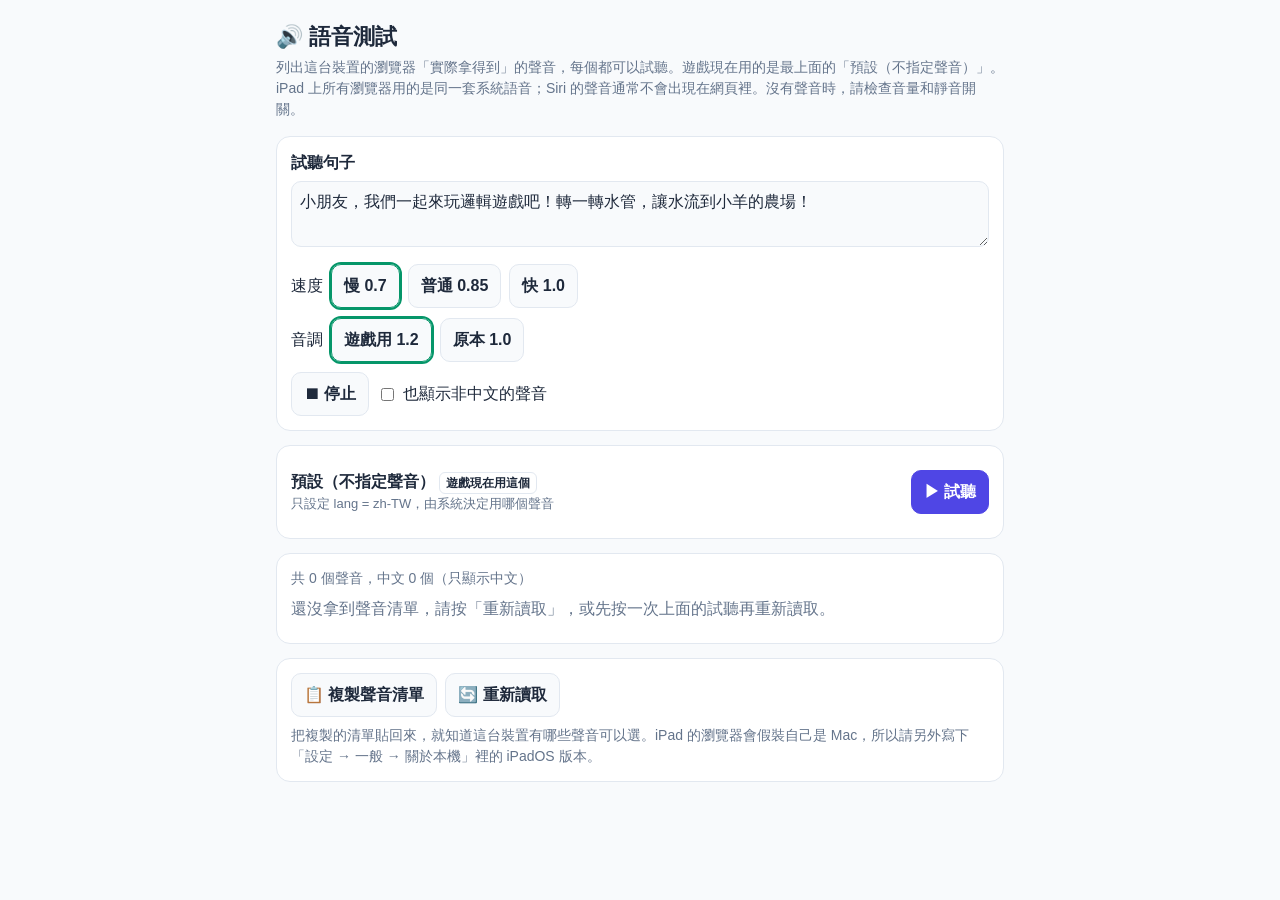
<file: tools/voice_test.html>
<!DOCTYPE html>
<html lang="zh-TW">
<head>
  <meta charset="UTF-8">
  <meta name="viewport" content="width=device-width, initial-scale=1">
  <title>語音測試</title>
  <style>
    :root { color-scheme: light dark; --bg: #F8FAFC; --card: #FFFFFF; --text: #1E293B; --muted: #64748B; --line: #E2E8F0; --accent: #4F46E5; --ok: #059669; }
    @media (prefers-color-scheme: dark) {
      :root { --bg: #0F172A; --card: #1E293B; --text: #E2E8F0; --muted: #94A3B8; --line: #334155; --accent: #4F46E5; --ok: #34D399; }
    }
    * { box-sizing: border-box; }
    body { margin: 0; background: var(--bg); color: var(--text); font: 16px/1.5 -apple-system, "PingFang TC", "Noto Sans TC", "Microsoft JhengHei", sans-serif; }
    main { max-width: 760px; margin: 0 auto; padding: 16px; }
    h1 { font-size: 22px; margin: 4px 0 4px; }
    p.note { color: var(--muted); margin: 0 0 16px; font-size: 14px; }
    .panel { background: var(--card); border: 1px solid var(--line); border-radius: 14px; padding: 14px; margin-bottom: 14px; }
    label { display: block; font-weight: 700; margin-bottom: 6px; }
    textarea { width: 100%; min-height: 64px; font: inherit; padding: 8px; border-radius: 10px; border: 1px solid var(--line); background: var(--bg); color: var(--text); }
    .row { display: flex; flex-wrap: wrap; gap: 8px; align-items: center; margin-top: 10px; }
    button { font: inherit; font-weight: 700; border: 1px solid var(--line); background: var(--bg); color: var(--text); border-radius: 10px; padding: 8px 12px; min-height: 44px; cursor: pointer; }
    button.primary { background: var(--accent); border-color: var(--accent); color: #FFF; }
    button[aria-pressed="true"] { border-color: var(--ok); outline: 2px solid var(--ok); }
    .voice { display: flex; gap: 10px; align-items: center; justify-content: space-between; padding: 10px 0; border-top: 1px solid var(--line); }
    .voice:first-child { border-top: none; }
    .voice > div:first-child { min-width: 0; }
    .voice button { flex-shrink: 0; white-space: nowrap; }
    .voice .name { font-weight: 700; overflow-wrap: anywhere; }
    .voice .meta { color: var(--muted); font-size: 13px; overflow-wrap: anywhere; }
    .tag { display: inline-block; font-size: 12px; padding: 1px 6px; border-radius: 6px; border: 1px solid var(--line); margin-left: 4px; }
    .status { color: var(--muted); font-size: 14px; }
    .empty { color: var(--muted); padding: 8px 0; }
  </style>
</head>
<body>
<main>
  <h1>🔊 語音測試</h1>
  <p class="note">列出這台裝置的瀏覽器「實際拿得到」的聲音，每個都可以試聽。遊戲現在用的是最上面的「預設（不指定聲音）」。<br>iPad 上所有瀏覽器用的是同一套系統語音；Siri 的聲音通常不會出現在網頁裡。沒有聲音時，請檢查音量和靜音開關。</p>

  <div class="panel">
    <label for="sample">試聽句子</label>
    <textarea id="sample">小朋友，我們一起來玩邏輯遊戲吧！轉一轉水管，讓水流到小羊的農場！</textarea>
    <div class="row" role="group" aria-label="速度">
      <span>速度</span>
      <button data-rate="0.7" aria-pressed="true">慢 0.7</button>
      <button data-rate="0.85" aria-pressed="false">普通 0.85</button>
      <button data-rate="1" aria-pressed="false">快 1.0</button>
    </div>
    <div class="row" role="group" aria-label="音調">
      <span>音調</span>
      <button data-pitch="1.2" aria-pressed="true">遊戲用 1.2</button>
      <button data-pitch="1" aria-pressed="false">原本 1.0</button>
    </div>
    <div class="row">
      <button id="stopBtn">⏹ 停止</button>
      <label style="display:flex; gap:6px; align-items:center; margin:0; font-weight:400;">
        <input type="checkbox" id="showAll"> 也顯示非中文的聲音
      </label>
    </div>
  </div>

  <div class="panel">
    <div class="voice">
      <div>
        <div class="name">預設（不指定聲音）<span class="tag">遊戲現在用這個</span></div>
        <div class="meta">只設定 lang = zh-TW，由系統決定用哪個聲音</div>
      </div>
      <button class="primary" id="defaultBtn">▶ 試聽</button>
    </div>
  </div>

  <div class="panel">
    <div class="status" id="status" aria-live="polite">讀取聲音清單中…</div>
    <div id="list"></div>
  </div>

  <div class="panel">
    <div class="row" style="margin-top:0;">
      <button id="copyBtn">📋 複製聲音清單</button>
      <button id="reloadBtn">🔄 重新讀取</button>
    </div>
    <p class="note" style="margin:8px 0 0;">把複製的清單貼回來，就知道這台裝置有哪些聲音可以選。iPad 的瀏覽器會假裝自己是 Mac，所以請另外寫下「設定 → 一般 → 關於本機」裡的 iPadOS 版本。</p>
  </div>
</main>

<script>
  const supported = 'speechSynthesis' in window && 'SpeechSynthesisUtterance' in window;
  let rate = 0.7;
  let pitch = 1.2;
  let voices = [];

  function pickGroup(attr, value) {
    document.querySelectorAll(`[data-${attr}]`).forEach(b => b.setAttribute('aria-pressed', b.dataset[attr] === value));
  }
  document.querySelectorAll('[data-rate]').forEach(b => b.onclick = () => { rate = Number(b.dataset.rate); pickGroup('rate', b.dataset.rate); });
  document.querySelectorAll('[data-pitch]').forEach(b => b.onclick = () => { pitch = Number(b.dataset.pitch); pickGroup('pitch', b.dataset.pitch); });

  function speak(voice) {
    if (!supported) return;
    speechSynthesis.cancel();
    const u = new SpeechSynthesisUtterance(document.getElementById('sample').value);
    u.lang = voice ? voice.lang : 'zh-TW';
    if (voice) u.voice = voice;
    u.rate = rate;
    u.pitch = pitch;
    speechSynthesis.speak(u);
  }

  function isZh(v) { return /^(zh|cmn|yue)/i.test(v.lang); }

  function render() {
    const showAll = document.getElementById('showAll').checked;
    const list = document.getElementById('list');
    const status = document.getElementById('status');
    if (!supported) {
      status.textContent = '這個瀏覽器不支援網頁語音（speechSynthesis）。';
      return;
    }
    voices = speechSynthesis.getVoices();
    const shown = voices.filter(v => showAll || isZh(v))
      .sort((a, b) => (a.lang === 'zh-TW' ? -1 : 0) - (b.lang === 'zh-TW' ? -1 : 0) || a.lang.localeCompare(b.lang) || a.name.localeCompare(b.name));
    status.textContent = `共 ${voices.length} 個聲音，中文 ${voices.filter(isZh).length} 個` + (showAll ? '（顯示全部）' : '（只顯示中文）');
    list.innerHTML = '';
    if (!shown.length) {
      const empty = document.createElement('div');
      empty.className = 'empty';
      empty.textContent = voices.length ? '沒有中文聲音。' : '還沒拿到聲音清單，請按「重新讀取」，或先按一次上面的試聽再重新讀取。';
      list.appendChild(empty);
    }
    shown.forEach(v => {
      const row = document.createElement('div');
      row.className = 'voice';
      const info = document.createElement('div');
      const name = document.createElement('div');
      name.className = 'name';
      name.textContent = v.name;
      [v.default ? '系統預設' : '', v.localService ? '本機' : '線上'].filter(Boolean).forEach(t => {
        const tag = document.createElement('span');
        tag.className = 'tag';
        tag.textContent = t;
        name.appendChild(tag);
      });
      const meta = document.createElement('div');
      meta.className = 'meta';
      meta.textContent = `${v.lang}　${v.voiceURI}`;
      info.append(name, meta);
      const btn = document.createElement('button');
      btn.textContent = '▶ 試聽';
      btn.setAttribute('aria-label', '試聽 ' + v.name);
      btn.onclick = () => speak(v);
      row.append(info, btn);
      list.appendChild(row);
    });
  }

  function copyList() {
    const all = supported ? speechSynthesis.getVoices() : [];
    const lines = [
      `UA: ${navigator.userAgent}`,
      `platform: ${navigator.platform}　觸控點: ${navigator.maxTouchPoints}（iPad 會大於 0）　語言: ${(navigator.languages || [navigator.language]).join(', ')}`,
      `共 ${all.length} 個聲音，中文 ${all.filter(isZh).length} 個`
    ].concat(all.map(v => `${isZh(v) ? '★ ' : ''}${v.name} | ${v.lang} | ${v.localService ? '本機' : '線上'}${v.default ? ' | 預設' : ''} | ${v.voiceURI}`));
    const text = lines.join('\n');
    const btn = document.getElementById('copyBtn');
    const done = () => { btn.textContent = '✅ 已複製'; setTimeout(() => { btn.textContent = '📋 複製聲音清單'; }, 2000); };
    if (navigator.clipboard) navigator.clipboard.writeText(text).then(done).catch(() => prompt('請複製：', text));
    else prompt('請複製：', text);
  }

  document.getElementById('defaultBtn').onclick = () => speak(null);
  document.getElementById('stopBtn').onclick = () => supported && speechSynthesis.cancel();
  document.getElementById('showAll').onchange = render;
  document.getElementById('reloadBtn').onclick = render;
  document.getElementById('copyBtn').onclick = copyList;
  if (supported) speechSynthesis.addEventListener('voiceschanged', render);
  if (!supported) document.querySelectorAll('[data-rate], [data-pitch], #defaultBtn, #stopBtn').forEach(b => { b.disabled = true; });
  render();
  setTimeout(render, 800);   // 有些瀏覽器聲音清單晚到，也不一定觸發 voiceschanged
</script>
</body>
</html>
</file>
